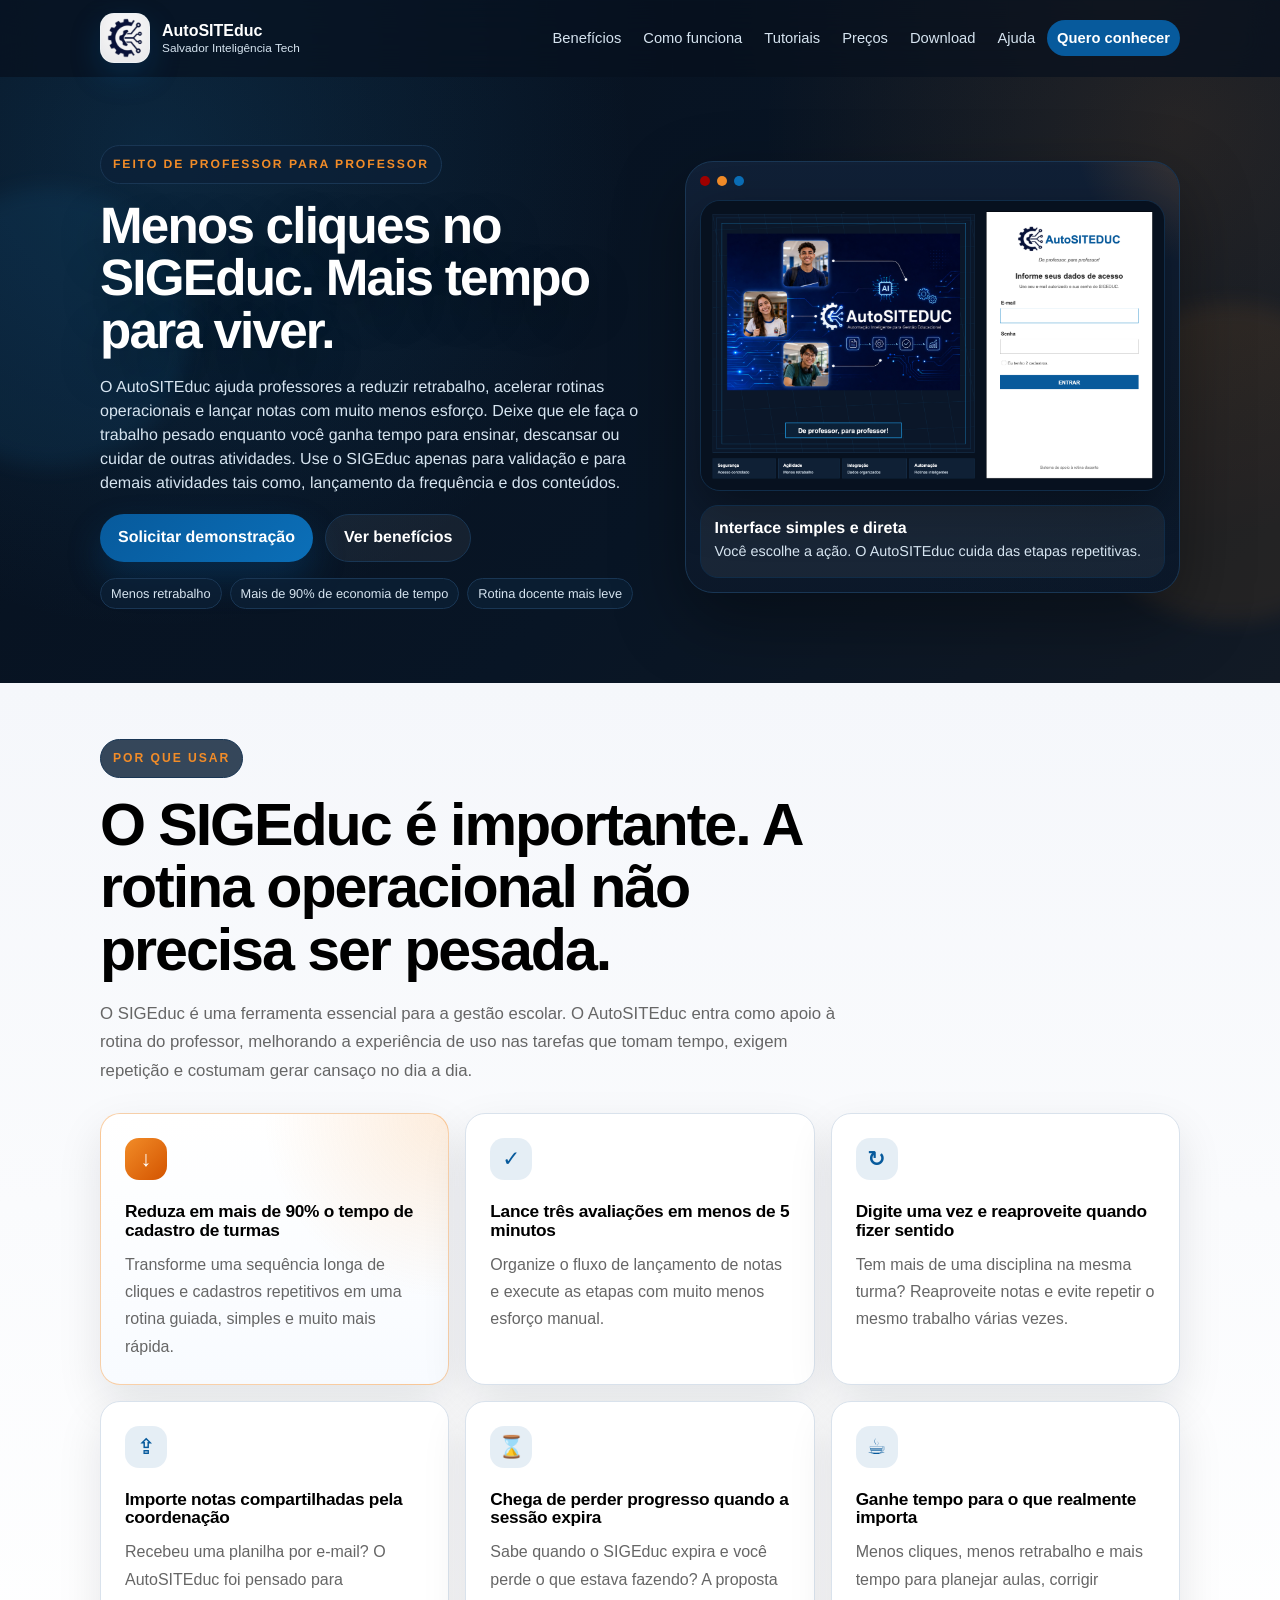
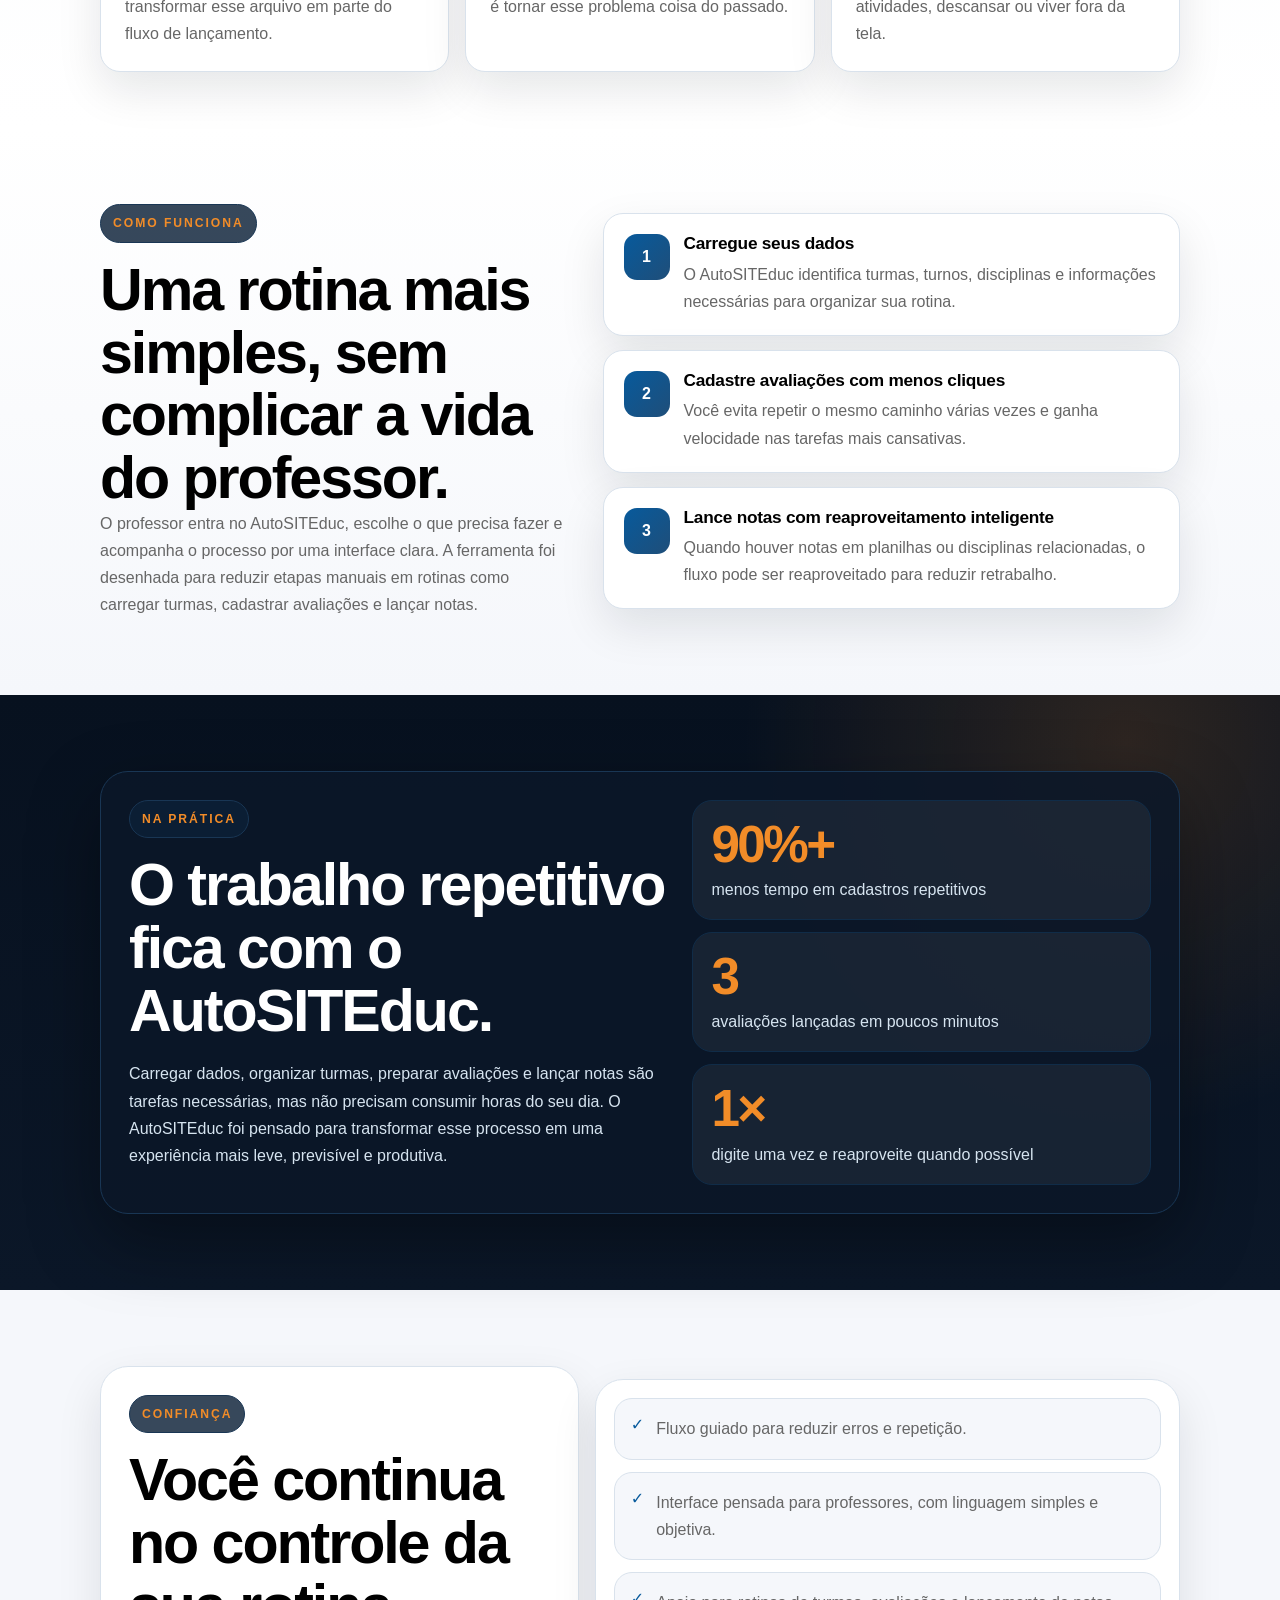
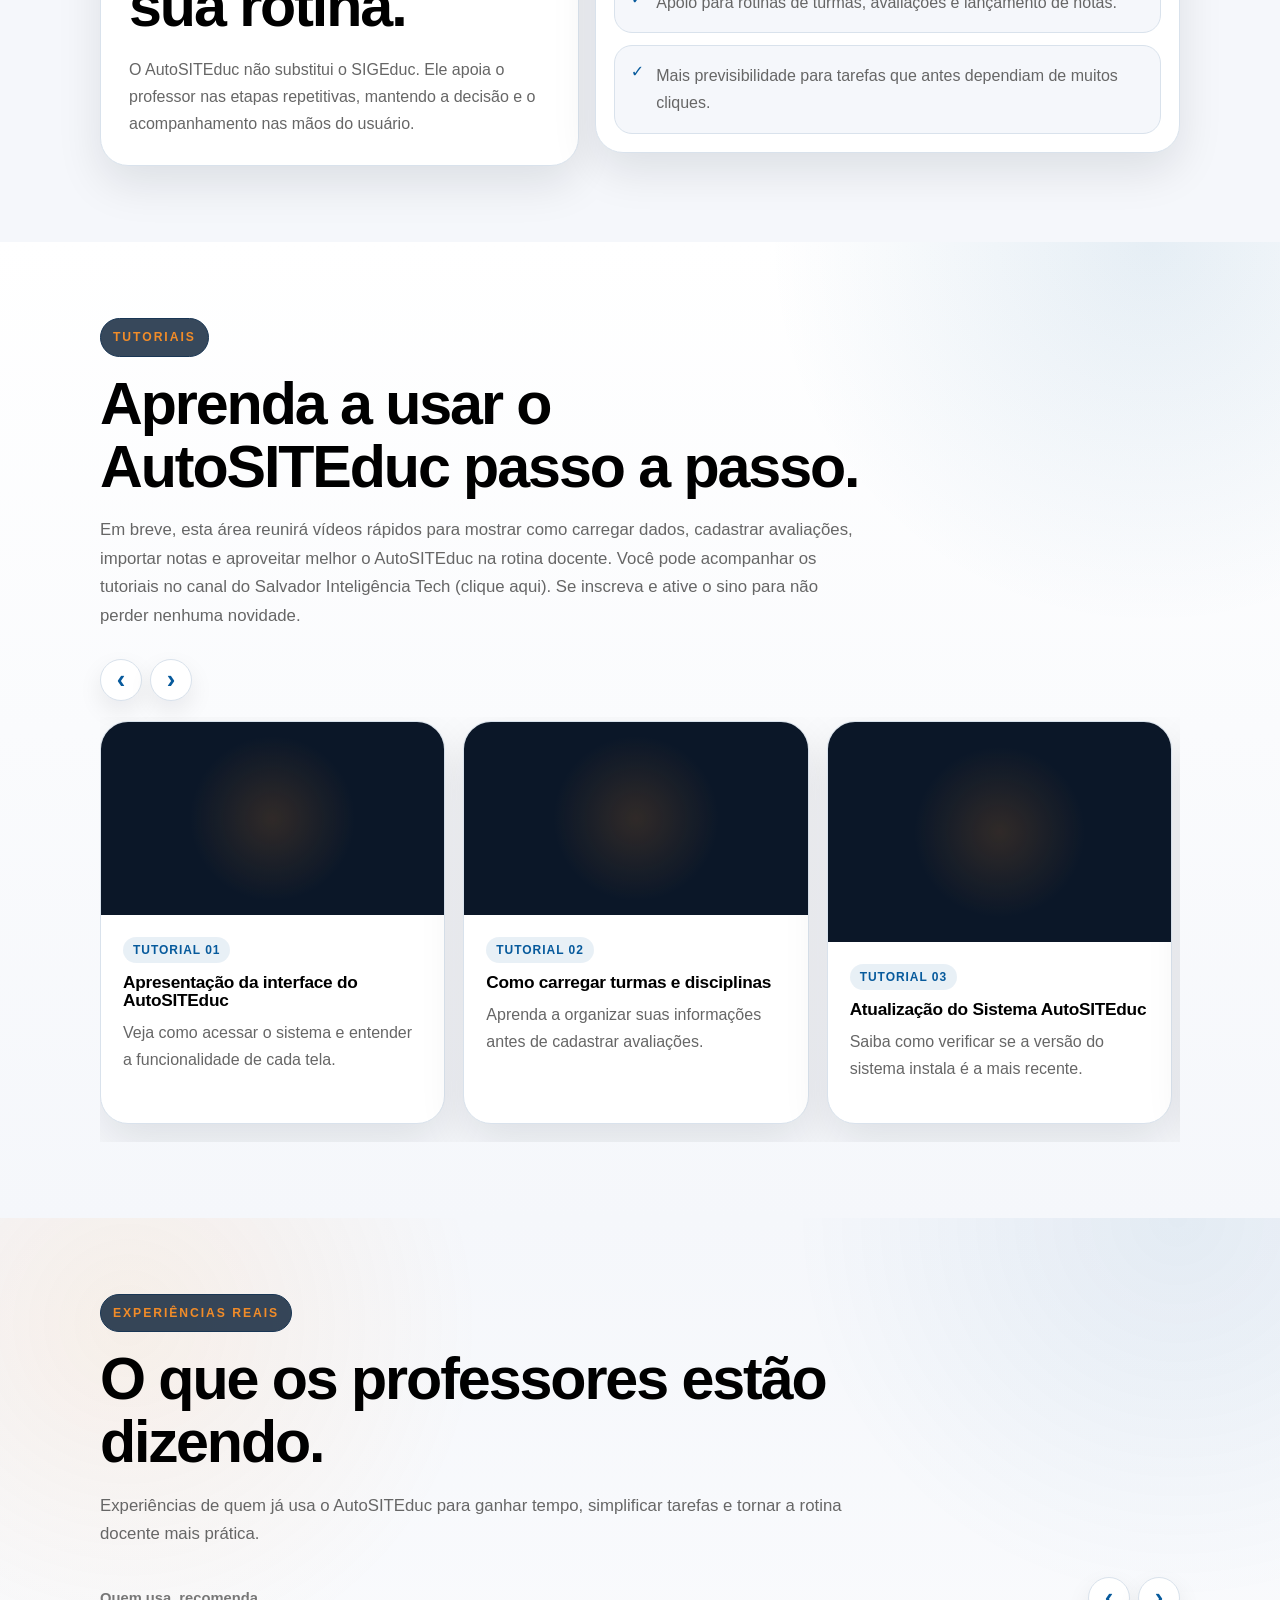
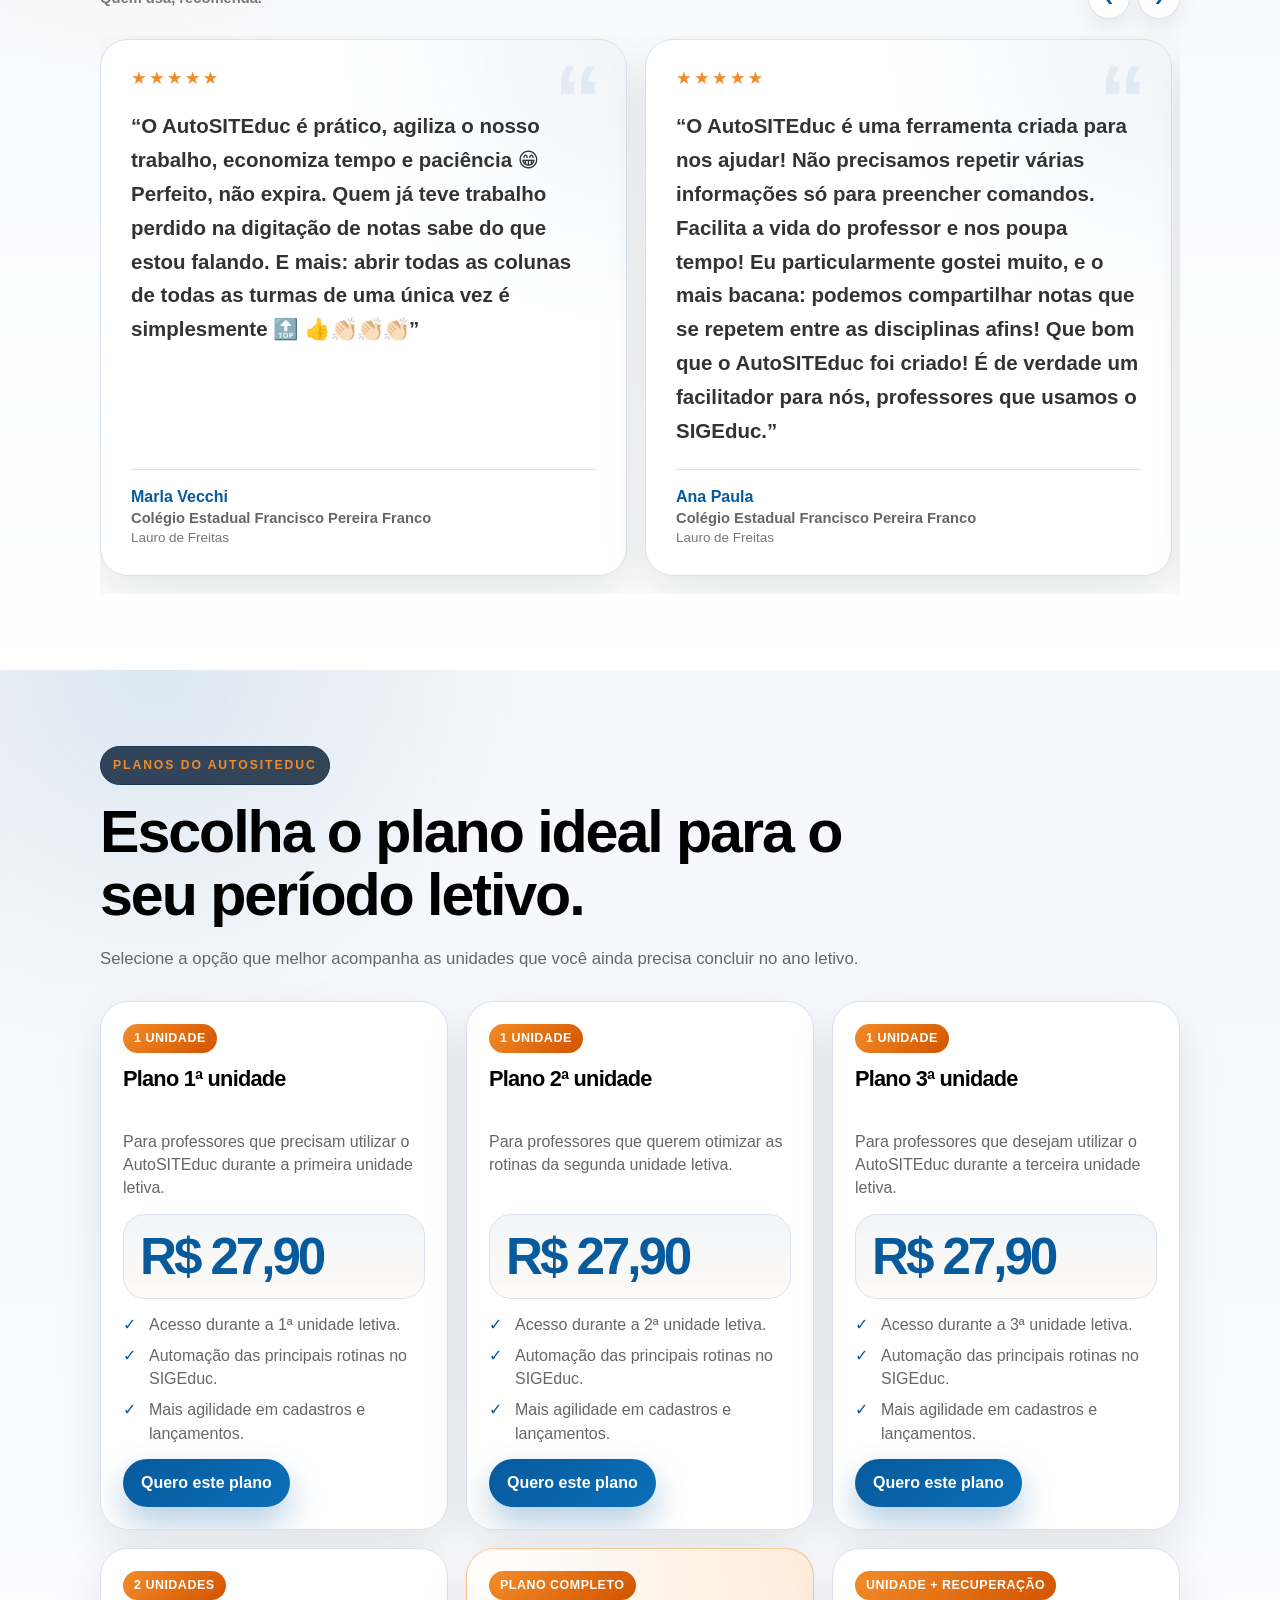
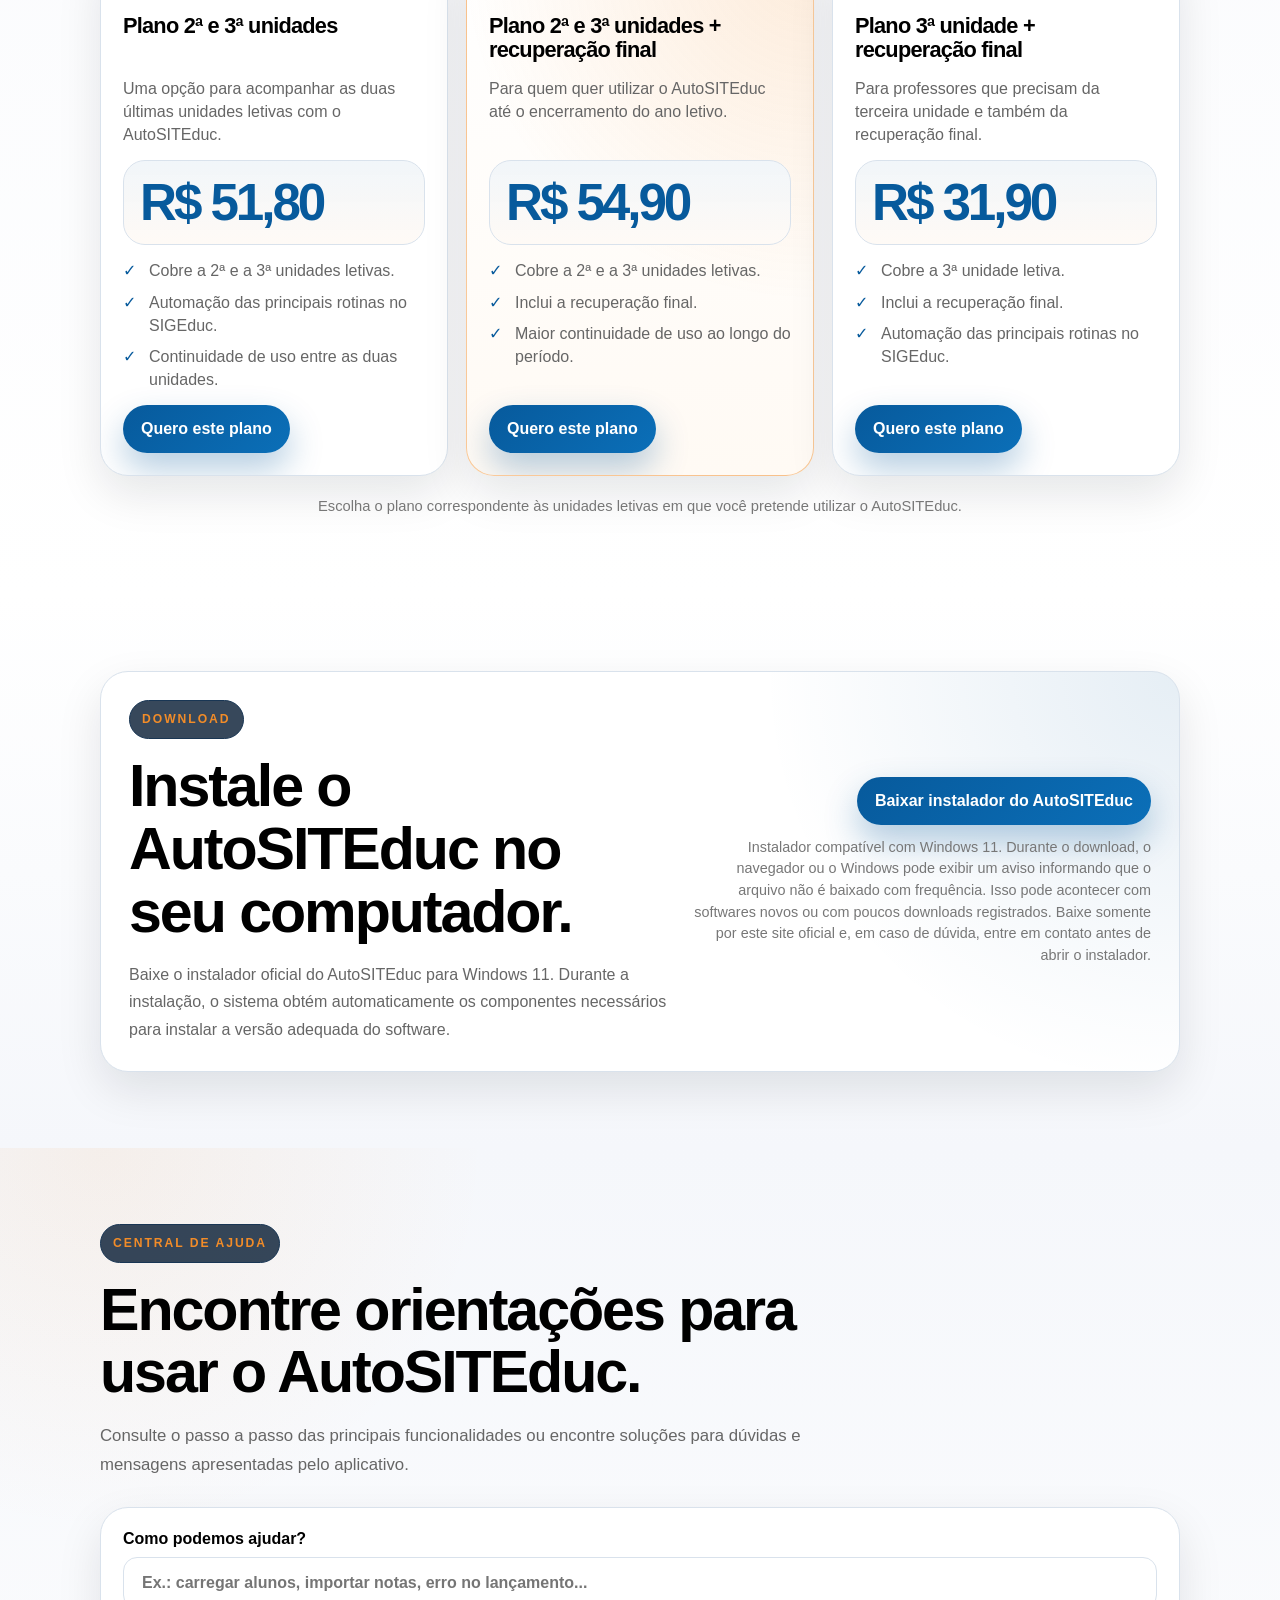
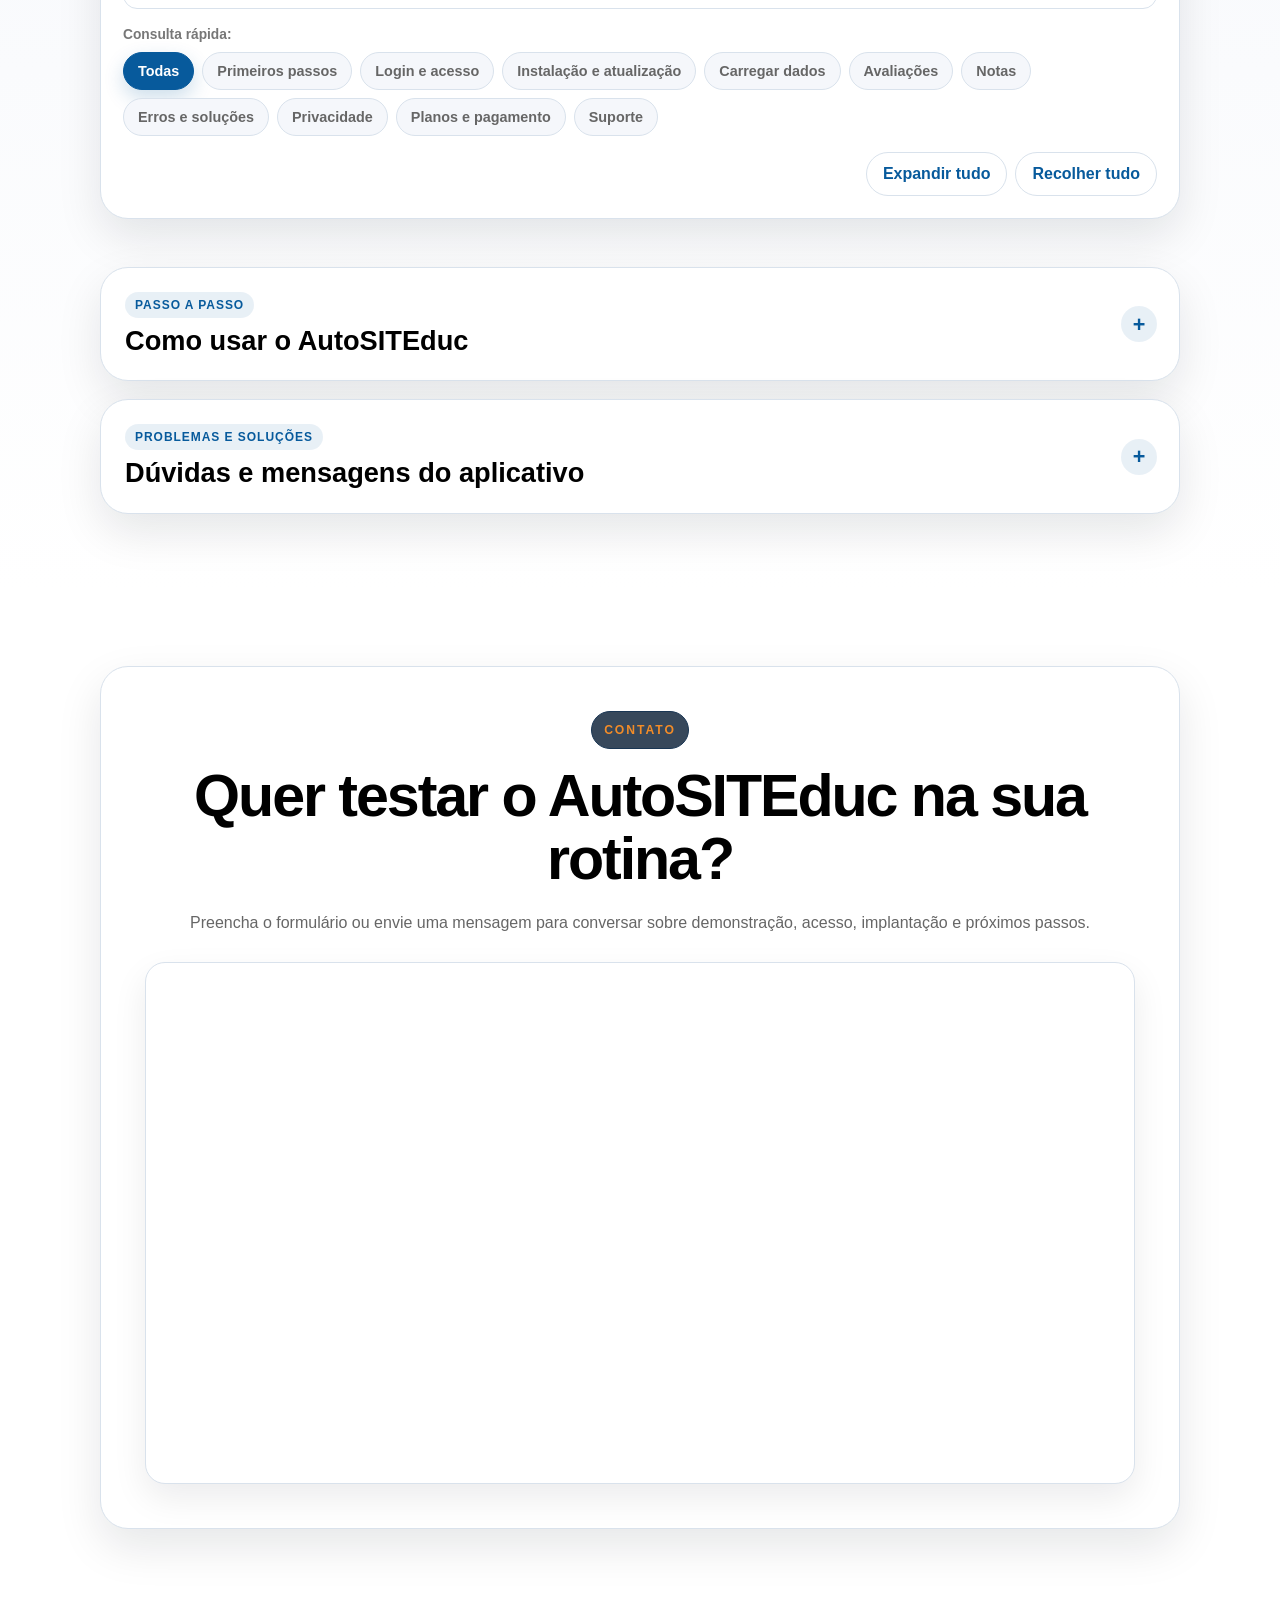
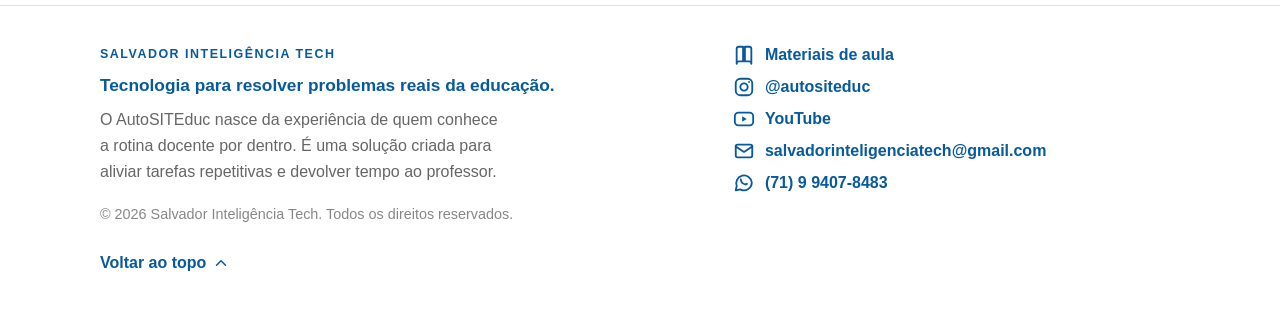
<file: index.html>
<!doctype html>
<html lang="pt-BR">

<head>
  <meta charset="utf-8" />
  <meta name="viewport" content="width=device-width, initial-scale=1" />
  <meta name="theme-color" content="#07111f" />
  <title>AutoSITEduc | Menos cliques no SIGEduc, mais tempo para ensinar</title>
  <meta name="description"
    content="AutoSITEduc é uma ferramenta de apoio à rotina docente que reduz retrabalho, automatiza etapas repetitivas no SIGEduc e ajuda professores a economizar tempo no lançamento de notas." />
  <meta property="og:title" content="AutoSITEduc | Salvador Inteligência Tech" />
  <meta property="og:description"
    content="Menos cliques, menos retrabalho e mais tempo para o professor. Uma solução feita de professor para professor." />
  <meta property="og:type" content="website" />
  <link rel="icon" href="assets/favicon.svg" type="image/svg+xml" />
  <link rel="stylesheet" href="assets/styles.css?v=20260730-hero-layout-fix" />
</head>

<body>
  <a class="skip-link" href="#conteudo">Ir para o conteúdo</a>

  <header class="site-header" data-header>
    <nav class="nav" aria-label="Navegação principal">
      <a class="brand" href="#inicio" aria-label="AutoSITEduc - início">
        <span class="brand-logo-wrap"><img class="brand-logo" src="assets/logo-autositeduc.png"
            alt="AutoSITEduc" /></span>
        <span class="brand-text">
          <strong>AutoSITEduc</strong>
          <small>Salvador Inteligência Tech</small>
        </span>
      </a>

      <button class="nav-toggle" type="button" aria-expanded="false" aria-controls="menu" data-nav-toggle>
        <span></span><span></span><span></span>
        <span class="sr-only">Abrir menu</span>
      </button>

      <div class="nav-menu" id="menu" data-nav-menu>
        <a href="#beneficios">Benefícios</a>
        <a href="#como-funciona">Como funciona</a>
        <a href="#tutoriais">Tutoriais</a>
        <a href="#precos">Preços</a>
        <a href="#download">Download</a>
        <a href="#ajuda">Ajuda</a>
        <a href="#contato" class="nav-cta">Quero conhecer</a>
      </div>
    </nav>
  </header>

  <main id="conteudo">
    <section class="hero" id="inicio">
      <div class="hero-glow hero-glow-one" aria-hidden="true"></div>
      <div class="hero-glow hero-glow-two" aria-hidden="true"></div>

      <div class="container hero-grid">
        <div class="hero-copy reveal">
          <p class="eyebrow">Feito de professor para professor</p>
          <h1 class="hero-title">Menos cliques no SIGEduc. Mais tempo para viver.</h1>
          <p class="hero-lead">
            O AutoSITEduc ajuda professores a reduzir retrabalho, acelerar rotinas operacionais e lançar notas com muito
            menos esforço. Deixe que ele faça o trabalho pesado enquanto você ganha tempo para ensinar, descansar ou
            cuidar de outras atividades. Use o SIGEduc apenas para validação e para demais atividades tais como,
            lançamento
            da frequência e dos conteúdos.
          </p>
          <div class="hero-actions">
            <a class="button button-primary" href="#contato">Solicitar demonstração</a>
            <a class="button button-ghost" href="#beneficios">Ver benefícios</a>
          </div>
          <div class="trust-row" aria-label="Diferenciais principais">
            <span>Menos retrabalho</span>
            <span>Mais de 90% de economia de tempo</span>
            <span>Rotina docente mais leve</span>
          </div>
        </div>

        <div class="app-preview reveal" aria-label="Tela de login do AutoSITEduc">
          <div class="preview-window-bar">
            <span></span><span></span><span></span>
          </div>
          <img src="assets/login-tela.jpg" alt="Tela de login do software AutoSITEduc" />
          <div class="preview-caption">
            <strong>Interface simples e direta</strong>
            <span>Você escolhe a ação. O AutoSITEduc cuida das etapas repetitivas.</span>
          </div>
        </div>
      </div>
    </section>

    <section class="section section-tight benefits-section" id="beneficios">
      <div class="container">
        <div class="section-heading reveal">
          <p class="eyebrow">Por que usar</p>
          <h2>O SIGEduc é importante. A rotina operacional não precisa ser pesada.</h2>
          <p>
            O SIGEduc é uma ferramenta essencial para a gestão escolar. O AutoSITEduc entra como apoio à rotina do
            professor, melhorando a experiência de uso nas tarefas que tomam tempo, exigem repetição e costumam gerar
            cansaço no dia a dia.
          </p>
        </div>

        <div class="benefit-grid">
          <article class="benefit-card benefit-card-highlight reveal">
            <span class="benefit-icon">↓</span>
            <h3>Reduza em mais de 90% o tempo de cadastro de turmas</h3>
            <p>
              Transforme uma sequência longa de cliques e cadastros repetitivos em uma rotina guiada, simples e muito
              mais
              rápida.
            </p>
          </article>

          <article class="benefit-card reveal">
            <span class="benefit-icon">✓</span>
            <h3>Lance três avaliações em menos de 5 minutos</h3>
            <p>
              Organize o fluxo de lançamento de notas e execute as etapas com muito menos esforço manual.
            </p>
          </article>

          <article class="benefit-card reveal">
            <span class="benefit-icon">↻</span>
            <h3>Digite uma vez e reaproveite quando fizer sentido</h3>
            <p>
              Tem mais de uma disciplina na mesma turma? Reaproveite notas e evite repetir o mesmo trabalho várias
              vezes.
            </p>
          </article>

          <article class="benefit-card reveal">
            <span class="benefit-icon">⇪</span>
            <h3>Importe notas compartilhadas pela coordenação</h3>
            <p>
              Recebeu uma planilha por e-mail? O AutoSITEduc foi pensado para transformar esse arquivo em parte do fluxo
              de lançamento.
            </p>
          </article>

          <article class="benefit-card reveal">
            <span class="benefit-icon">⌛</span>
            <h3>Chega de perder progresso quando a sessão expira</h3>
            <p>
              Sabe quando o SIGEduc expira e você perde o que estava fazendo? A proposta é tornar esse problema coisa do
              passado.
            </p>
          </article>

          <article class="benefit-card reveal">
            <span class="benefit-icon">☕</span>
            <h3>Ganhe tempo para o que realmente importa</h3>
            <p>
              Menos cliques, menos retrabalho e mais tempo para planejar aulas, corrigir atividades, descansar ou viver
              fora da tela.
            </p>
          </article>
        </div>
      </div>
    </section>

    <section class="section split-section" id="como-funciona">
      <div class="container split-grid">
        <div class="reveal">
          <p class="eyebrow">Como funciona</p>
          <h2>Uma rotina mais simples, sem complicar a vida do professor.</h2>
          <p>
            O professor entra no AutoSITEduc, escolhe o que precisa fazer e acompanha o processo por uma interface
            clara.
            A ferramenta foi desenhada para reduzir etapas manuais em rotinas como carregar turmas, cadastrar avaliações
            e
            lançar notas.
          </p>
        </div>
        <div class="timeline reveal">
          <div class="timeline-item">
            <span>1</span>
            <div>
              <h3>Carregue seus dados</h3>
              <p>O AutoSITEduc identifica turmas, turnos, disciplinas e informações necessárias para organizar sua
                rotina.</p>
            </div>
          </div>
          <div class="timeline-item">
            <span>2</span>
            <div>
              <h3>Cadastre avaliações com menos cliques</h3>
              <p>Você evita repetir o mesmo caminho várias vezes e ganha velocidade nas tarefas mais cansativas.</p>
            </div>
          </div>
          <div class="timeline-item">
            <span>3</span>
            <div>
              <h3>Lance notas com reaproveitamento inteligente</h3>
              <p>Quando houver notas em planilhas ou disciplinas relacionadas, o fluxo pode ser reaproveitado para
                reduzir retrabalho.</p>
            </div>
          </div>
        </div>
      </div>
    </section>

    <section class="section proof-section">
      <div class="container proof-card reveal">
        <div>
          <p class="eyebrow">Na prática</p>
          <h2>O trabalho repetitivo fica com o AutoSITEduc.</h2>
          <p>
            Carregar dados, organizar turmas, preparar avaliações e lançar notas são tarefas necessárias, mas não
            precisam
            consumir horas do seu dia. O AutoSITEduc foi pensado para transformar esse processo em uma experiência mais
            leve, previsível e produtiva.
          </p>
        </div>
        <div class="proof-metrics" aria-label="Resumo de benefícios">
          <div><strong>90%+</strong><span>menos tempo em cadastros repetitivos</span></div>
          <div><strong>3</strong><span>avaliações lançadas em poucos minutos</span></div>
          <div><strong>1×</strong><span>digite uma vez e reaproveite quando possível</span></div>
        </div>
      </div>
    </section>

    <section class="section security" id="seguranca">
      <div class="container security-grid">
        <div class="security-card reveal">
          <p class="eyebrow">Confiança</p>
          <h2>Você continua no controle da sua rotina.</h2>
          <p>
            O AutoSITEduc não substitui o SIGEduc. Ele apoia o professor nas etapas repetitivas, mantendo a decisão e o
            acompanhamento nas mãos do usuário.
          </p>
        </div>
        <div class="check-list reveal">
          <div><span>✓</span>
            <p>Fluxo guiado para reduzir erros e repetição.</p>
          </div>
          <div><span>✓</span>
            <p>Interface pensada para professores, com linguagem simples e objetiva.</p>
          </div>
          <div><span>✓</span>
            <p>Apoio para rotinas de turmas, avaliações e lançamento de notas.</p>
          </div>
          <div><span>✓</span>
            <p>Mais previsibilidade para tarefas que antes dependiam de muitos cliques.</p>
          </div>
        </div>
      </div>
    </section>

    <section class="section tutorials-section" id="tutoriais">
      <div class="container">
        <div class="section-heading reveal">
          <p class="eyebrow">Tutoriais</p>
          <h2>Aprenda a usar o AutoSITEduc passo a passo.</h2>
          <p>
            Em breve, esta área reunirá vídeos rápidos para mostrar como carregar dados, cadastrar avaliações, importar
            notas e aproveitar melhor o AutoSITEduc na rotina docente. Você pode acompanhar os tutoriais no canal do <a
              href="https://youtube.com/playlist?list=PLCahx-cNMJjI&si=I9klFUImLLThUMnD">
              Salvador Inteligência Tech (clique aqui)</a>. Se inscreva e ative o sino para não perder nenhuma novidade.
          </p>
        </div>

        <div class="tutorial-carousel reveal" aria-label="Carrossel de vídeos tutoriais">
          <div class="tutorial-carousel-head">
            <!-- <span>Vídeos tutoriais em breve</span> -->
            <div class="tutorial-controls" aria-label="Controles do carrossel de tutoriais">
              <button type="button" class="tutorial-control" data-tutorial-prev aria-label="Vídeo anterior">‹</button>
              <button type="button" class="tutorial-control" data-tutorial-next aria-label="Próximo vídeo">›</button>
            </div>
          </div>

          <div class="tutorial-track" data-tutorial-track>
            <article class="tutorial-card">
              <div class="video-frame">
                <iframe width="560" height="315" src="https://www.youtube.com/embed/MTvOZX81EJs?si=ZhfHqTO9qQbUM1sv"
                  title="YouTube video player" frameborder="0"
                  allow="accelerometer; autoplay; clipboard-write; encrypted-media; gyroscope; picture-in-picture; web-share"
                  referrerpolicy="strict-origin-when-cross-origin" allowfullscreen></iframe>
              </div>
              <div class="tutorial-content">
                <span>Tutorial 01</span>
                <h3>Apresentação da interface do AutoSITEduc</h3>
                <p>Veja como acessar o sistema e entender a funcionalidade de cada tela.</p>
              </div>
            </article>

            <article class="tutorial-card">
              <div class="video-frame">
                <iframe width="560" height="315" src="https://www.youtube.com/embed/M6dfP2tDxaE?si=ImlTOxocQU8SEERa"
                  title="YouTube video player" frameborder="0"
                  allow="accelerometer; autoplay; clipboard-write; encrypted-media; gyroscope; picture-in-picture; web-share"
                  allowfullscreen></iframe>
              </div>

              <div class="tutorial-content">
                <span>Tutorial 02</span>
                <h3>Como carregar turmas e disciplinas</h3>
                <p>Aprenda a organizar suas informações antes de cadastrar avaliações.</p>
              </div>
            </article>

            <article class="tutorial-card">
              <div class="video-frame video-coming-soon">
                <iframe width="560" height="315" src="https://www.youtube.com/embed/Om00sab73MM?si=Lpj5up9HGSR-aSTA"
                  title="YouTube video player" frameborder="0"
                  allow="accelerometer; autoplay; clipboard-write; encrypted-media; gyroscope; picture-in-picture; web-share"
                  referrerpolicy="strict-origin-when-cross-origin" allowfullscreen></iframe>
              </div>
              <div class="tutorial-content">
                <span>Tutorial 03</span>
                <h3>Atualização do Sistema AutoSITEduc</h3>
                <p>Saiba como verificar se a versão do sistema instala é a mais recente.</p>
              </div>
            </article>

            <article class="tutorial-card">
              <div class="video-frame video-coming-soon">
                <span>Em breve</span>
              </div>
              <div class="tutorial-content">
                <span>Tutorial 04S</span>
                <h3>Como lançar notas com menos retrabalho</h3>
                <p>Veja como usar o fluxo de lançamento para economizar tempo.</p>
              </div>
            </article>




          </div>
        </div>
      </div>
    </section>

    <section class="section testimonials-section" id="depoimentos">
      <div class="container">
        <div class="section-heading reveal">
          <p class="eyebrow">Experiências reais</p>
          <h2>O que os professores estão dizendo.</h2>
          <p>
            Experiências de quem já usa o AutoSITEduc para ganhar tempo, simplificar tarefas e tornar a rotina docente
            mais prática.
          </p>
        </div>

        <div class="testimonials-carousel reveal" aria-label="Carrossel de depoimentos de professores">
          <div class="testimonials-carousel-head">
            <span>Quem usa, recomenda.</span>

            <div class="testimonials-controls" aria-label="Controles do carrossel de depoimentos">
              <button type="button" class="testimonials-control" data-testimonial-prev
                aria-label="Depoimento anterior">‹</button>
              <button type="button" class="testimonials-control" data-testimonial-next
                aria-label="Próximo depoimento">›</button>
            </div>
          </div>

          <div class="testimonials-track" data-testimonial-track>
            <article class="testimonial-card">
              <div class="testimonial-stars" aria-label="Avaliação de 5 estrelas">
                <span aria-hidden="true">★★★★★</span>
              </div>

              <blockquote>
                “O AutoSITEduc é prático, agiliza o nosso trabalho, economiza tempo e paciência 😁 Perfeito, não expira.
                Quem já teve trabalho perdido na digitação de notas sabe do que estou falando. E mais: abrir todas as
                colunas de todas as turmas de uma única vez é simplesmente 🔝 👍👏🏻👏🏻👏🏻”
              </blockquote>

              <div class="testimonial-author">
                <strong>Marla Vecchi</strong>
                <span>Colégio Estadual Francisco Pereira Franco</span>
                <small>Lauro de Freitas</small>
              </div>
            </article>

            <article class="testimonial-card">
              <div class="testimonial-stars" aria-label="Avaliação de 5 estrelas">
                <span aria-hidden="true">★★★★★</span>
              </div>

              <blockquote>
                “O AutoSITEduc é uma ferramenta criada para nos ajudar! Não precisamos repetir várias informações só
                para preencher comandos. Facilita a vida do professor e nos poupa tempo! Eu particularmente gostei
                muito, e o mais bacana: podemos compartilhar notas que se repetem entre as disciplinas afins! Que bom
                que o AutoSITEduc foi criado! É de verdade um facilitador para nós, professores que usamos o SIGEduc.”
              </blockquote>

              <div class="testimonial-author">
                <strong>Ana Paula</strong>
                <span>Colégio Estadual Francisco Pereira Franco</span>
                <small>Lauro de Freitas</small>
              </div>
            </article>

            <article class="testimonial-card">
              <div class="testimonial-stars" aria-label="Avaliação de 5 estrelas">
                <span aria-hidden="true">★★★★★</span>
              </div>

              <blockquote>
                “Economia de tempo, praticidade, agilidade, satisfação em trabalhar com esse programa.”
              </blockquote>

              <div class="testimonial-author">
                <strong>Gizele Itaparica</strong>
                <span>Colégio Estadual Francisco Pereira Franco</span>
                <small>Lauro de Freitas</small>
              </div>
            </article>

            <article class="testimonial-card">
              <div class="testimonial-stars" aria-label="Avaliação de 5 estrelas">
                <span aria-hidden="true">★★★★★</span>
              </div>

              <blockquote>
                “Quem me conhece sabe que gosto de praticidade e o sistema é justamente assim: prático. Está mais do que
                aprovado.”
              </blockquote>

              <div class="testimonial-author">
                <strong>Anaíse Paim</strong>
                <span>Colégio Estadual Francisco Pereira Franco</span>
                <small>Lauro de Freitas</small>
              </div>
            </article>
          </div>
        </div>
      </div>
    </section>

    <section class="section pricing-section" id="precos">
      <div class="container">
        <div class="section-heading reveal">
          <p class="eyebrow">Planos do AutoSITEduc</p>
          <h2>Escolha o plano ideal para o seu período letivo.</h2>
          <p>
            Selecione a opção que melhor acompanha as unidades que você ainda precisa concluir no ano letivo.
          </p>
        </div>

        <div class="launch-countdown reveal" data-launch-countdown data-deadline="2026-07-22T23:59:59-03:00" hidden>
          <div class="launch-countdown-content">
            <p class="launch-countdown-eyebrow">Oferta por tempo limitado</p>
            <h3>Aproveite os preços promocionais antes da atualização.</h3>
            <p>
              Garanta seu acesso ao AutoSITEduc pelo valor de lançamento. Quando o prazo terminar, os planos poderão
              receber novos preços.
            </p>
          </div>

          <div class="launch-countdown-clock" aria-label="Tempo restante da promoção">
            <div class="launch-countdown-unit">
              <strong data-countdown-days>00</strong>
              <span>dias</span>
            </div>
            <div class="launch-countdown-unit">
              <strong data-countdown-hours>00</strong>
              <span>horas</span>
            </div>
            <div class="launch-countdown-unit">
              <strong data-countdown-minutes>00</strong>
              <span>minutos</span>
            </div>
            <div class="launch-countdown-unit">
              <strong data-countdown-seconds>00</strong>
              <span>segundos</span>
            </div>
          </div>

          <p class="launch-countdown-status" data-countdown-status aria-live="polite">
            Calculando o tempo restante da promoção...
          </p>

          <a class="button button-primary launch-countdown-action" href="#contato">
            Quero aproveitar o preço promocional
          </a>
        </div>

        <div class="pricing-restricted-message" data-pricing-restricted-message hidden>
          <strong>Preços temporariamente indisponíveis</strong>
          <p>
            Os valores e as opções de contratação voltarão a ser exibidos após as 17:30 deste sábado,
            no horário de Salvador, Bahia.
          </p>
        </div>

        <div class="pricing-grid" data-pricing-grid>
          <article class="pricing-card reveal" data-pricing-card data-price-change="2026-07-23T00:00:00-03:00">
            <div class="pricing-badge">1 unidade</div>
            <h3>Plano 1ª unidade</h3>
            <p class="pricing-description">
              Para professores que precisam utilizar o AutoSITEduc durante a primeira unidade letiva.
            </p>

            <div class="price-block">
              <strong>R$ 27,90</strong>
            </div>

            <ul class="pricing-list">
              <li>Acesso durante a 1ª unidade letiva.</li>
              <li>Automação das principais rotinas no SIGEduc.</li>
              <li>Mais agilidade em cadastros e lançamentos.</li>
            </ul>

            <a class="button button-primary" href="#contato">Quero este plano</a>
          </article>

          <article class="pricing-card reveal" data-pricing-card data-price-change="2026-07-23T00:00:00-03:00">
            <div class="pricing-badge">1 unidade</div>
            <h3>Plano 2ª unidade</h3>
            <p class="pricing-description">
              Para professores que querem otimizar as rotinas da segunda unidade letiva.
            </p>

            <div class="price-block">
              <strong>R$ 27,90</strong>
            </div>

            <ul class="pricing-list">
              <li>Acesso durante a 2ª unidade letiva.</li>
              <li>Automação das principais rotinas no SIGEduc.</li>
              <li>Mais agilidade em cadastros e lançamentos.</li>
            </ul>

            <a class="button button-primary" href="#contato">Quero este plano</a>
          </article>

          <article class="pricing-card reveal" data-pricing-card data-price-change="2026-07-23T00:00:00-03:00">
            <div class="pricing-badge">1 unidade</div>
            <h3>Plano 3ª unidade</h3>
            <p class="pricing-description">
              Para professores que desejam utilizar o AutoSITEduc durante a terceira unidade letiva.
            </p>

            <div class="price-block">
              <strong>R$ 27,90</strong>
            </div>

            <ul class="pricing-list">
              <li>Acesso durante a 3ª unidade letiva.</li>
              <li>Automação das principais rotinas no SIGEduc.</li>
              <li>Mais agilidade em cadastros e lançamentos.</li>
            </ul>

            <a class="button button-primary" href="#contato">Quero este plano</a>
          </article>

          <article class="pricing-card reveal" data-pricing-card data-price-change="2026-07-23T00:00:00-03:00">
            <div class="pricing-badge">2 unidades</div>
            <h3>Plano 2ª e 3ª unidades</h3>
            <p class="pricing-description">
              Uma opção para acompanhar as duas últimas unidades letivas com o AutoSITEduc.
            </p>

            <div class="price-block">
              <strong>R$ 51,80</strong>
            </div>

            <ul class="pricing-list">
              <li>Cobre a 2ª e a 3ª unidades letivas.</li>
              <li>Automação das principais rotinas no SIGEduc.</li>
              <li>Continuidade de uso entre as duas unidades.</li>
            </ul>

            <a class="button button-primary" href="#contato">Quero este plano</a>
          </article>

          <article class="pricing-card pricing-card-featured reveal" data-pricing-card
            data-price-change="2026-07-23T00:00:00-03:00">
            <div class="pricing-badge">Plano completo</div>
            <h3>Plano 2ª e 3ª unidades + recuperação final</h3>
            <p class="pricing-description">
              Para quem quer utilizar o AutoSITEduc até o encerramento do ano letivo.
            </p>

            <div class="price-block">
              <strong>R$ 54,90</strong>
            </div>

            <ul class="pricing-list">
              <li>Cobre a 2ª e a 3ª unidades letivas.</li>
              <li>Inclui a recuperação final.</li>
              <li>Maior continuidade de uso ao longo do período.</li>
            </ul>

            <a class="button button-primary" href="#contato">Quero este plano</a>
          </article>

          <article class="pricing-card reveal" data-pricing-card data-price-change="2026-07-23T00:00:00-03:00">
            <div class="pricing-badge">Unidade + recuperação</div>
            <h3>Plano 3ª unidade + recuperação final</h3>
            <p class="pricing-description">
              Para professores que precisam da terceira unidade e também da recuperação final.
            </p>

            <div class="price-block">
              <strong>R$ 31,90</strong>
            </div>

            <ul class="pricing-list">
              <li>Cobre a 3ª unidade letiva.</li>
              <li>Inclui a recuperação final.</li>
              <li>Automação das principais rotinas no SIGEduc.</li>
            </ul>

            <a class="button button-primary" href="#contato">Quero este plano</a>
          </article>
        </div>

        <p class="pricing-note reveal" data-pricing-note>
          Escolha o plano correspondente às unidades letivas em que você pretende utilizar o AutoSITEduc.
        </p>
      </div>
    </section>

    <section class="section download-section" id="download">
      <div class="container download-card reveal">
        <div>
          <p class="eyebrow">Download</p>

          <h2>Instale o AutoSITEduc no seu computador.</h2>

          <p>
            Baixe o instalador oficial do AutoSITEduc para Windows 11.
            Durante a instalação, o sistema obtém automaticamente os
            componentes necessários para instalar a versão adequada do software.
          </p>
        </div>

        <div class="download-actions">
          <a class="button button-primary" href="assets/downloads/AutoSITEduc_Installer.exe" download>
            Baixar instalador do AutoSITEduc
          </a>

          <span class="download-note">
            Instalador compatível com Windows 11. Durante o download, o navegador
            ou o Windows pode exibir um aviso informando que o arquivo não é
            baixado com frequência. Isso pode acontecer com softwares novos ou
            com poucos downloads registrados. Baixe somente por este site oficial
            e, em caso de dúvida, entre em contato antes de abrir o instalador.
          </span>
        </div>
      </div>
    </section>

    <section class="section help-section" id="ajuda">
      <div class="container">
        <div class="section-heading reveal">
          <p class="eyebrow">Central de Ajuda</p>
          <h2>Encontre orientações para usar o AutoSITEduc.</h2>
          <p>
            Consulte o passo a passo das principais funcionalidades ou encontre
            soluções para dúvidas e mensagens apresentadas pelo aplicativo.
          </p>
        </div>

        <div class="help-tools reveal">
          <label class="help-search" for="help-search">
            <span>Como podemos ajudar?</span>
            <input id="help-search" type="search"
              placeholder="Ex.: carregar alunos, importar notas, erro no lançamento..." autocomplete="off"
              data-help-search />
          </label>

          <div class="help-quick-filters" aria-label="Consultas rápidas">
            <span class="help-quick-filters-label">Consulta rápida:</span>

            <div class="help-filter-list" data-help-filter-list>
              <button type="button" class="help-filter is-active" data-help-filter="all" aria-pressed="true">
                Todas
              </button>

              <button type="button" class="help-filter" data-help-filter="primeiros-passos" aria-pressed="false">
                Primeiros passos
              </button>

              <button type="button" class="help-filter" data-help-filter="login" aria-pressed="false">
                Login e acesso
              </button>

              <button type="button" class="help-filter" data-help-filter="instalacao" aria-pressed="false">
                Instalação e atualização
              </button>

              <button type="button" class="help-filter" data-help-filter="carregar-dados" aria-pressed="false">
                Carregar dados
              </button>

              <button type="button" class="help-filter" data-help-filter="avaliacoes" aria-pressed="false">
                Avaliações
              </button>

              <button type="button" class="help-filter" data-help-filter="notas" aria-pressed="false">
                Notas
              </button>

              <button type="button" class="help-filter" data-help-filter="erros" aria-pressed="false">
                Erros e soluções
              </button>

              <button type="button" class="help-filter" data-help-filter="privacidade" aria-pressed="false">
                Privacidade
              </button>

              <button type="button" class="help-filter" data-help-filter="planos" aria-pressed="false">
                Planos e pagamento
              </button>

              <button type="button" class="help-filter" data-help-filter="suporte" aria-pressed="false">
                Suporte
              </button>
            </div>
          </div>

          <div class="help-actions" aria-label="Controles da Central de Ajuda">
            <button type="button" class="help-action" data-help-expand>
              Expandir tudo
            </button>
            <button type="button" class="help-action" data-help-collapse>
              Recolher tudo
            </button>
          </div>
        </div>

        <p class="help-search-status" data-help-search-status aria-live="polite"></p>

        <div class="help-groups" data-help-groups>
          <details class="help-group reveal">
            <summary>
              <span class="help-group-title">
                <span class="help-group-label">Passo a passo</span>
                <strong>Como usar o AutoSITEduc</strong>
              </span>
            </summary>

            <div class="help-group-content">
              <details class="help-item" id="ajuda-instalar-autositeduc" data-help-item
                data-help-categories="primeiros-passos instalacao"
                data-search="instalar instalação download baixar autositeduc site link windows instalador">
                <summary>Como instalar o AutoSITEduc?</summary>

                <div class="help-answer">
                  <p>
                    O instalador do AutoSITEduc está disponível na seção
                    <strong>Download</strong> do site.
                  </p>

                  <ol>
                    <li>
                      Acesse a seção <a href="#download"><strong>Download</strong></a>.
                    </li>
                    <li>
                      Clique no botão de download do AutoSITEduc.
                    </li>
                    <li>
                      Aguarde o término do download.
                    </li>
                    <li>
                      Abra o arquivo de instalação.
                    </li>
                    <li>
                      Siga as instruções apresentadas pelo instalador.
                    </li>
                    <li>
                      Após a instalação, abra o AutoSITEduc pelo atalho criado
                      no computador.
                    </li>
                  </ol>

                  <section class="help-message help-message-info">
                    <h4>Use sempre o instalador disponível no site</h4>
                    <p>
                      A página de download é atualizada para disponibilizar a versão
                      indicada para instalação.
                    </p>
                  </section>
                </div>
              </details>

              <details class="help-item" id="ajuda-sistemas-operacionais" data-help-item
                data-help-categories="primeiros-passos instalacao"
                data-search="sistema operacional windows 11 compatibilidade mac linux versões windows">
                <summary>Em quais sistemas operacionais o AutoSITEduc funciona?</summary>

                <div class="help-answer">
                  <p>
                    Atualmente, o AutoSITEduc é disponibilizado e testado para
                    <strong>Windows 11</strong>.
                  </p>

                  <section class="help-message help-message-warning">
                    <h4>Outras versões e sistemas</h4>
                    <p>
                      O funcionamento em outras versões do Windows não foi validado.
                      Também não há, no momento, versão oficial para macOS ou Linux.
                    </p>
                  </section>
                </div>
              </details>

              <details class="help-item" id="ajuda-atualizar-sem-desinstalar" data-help-item
                data-help-categories="instalacao"
                data-search="atualizar nova versão desinstalar versão anterior reinstalar instalador atualização">
                <summary>Preciso desinstalar a versão atual antes de instalar uma nova versão?</summary>

                <div class="help-answer">
                  <p>
                    <strong>Não.</strong> Você pode instalar a nova versão do
                    AutoSITEduc sem desinstalar a versão anterior.
                  </p>

                  <section class="help-message help-message-info">
                    <h4>Como atualizar</h4>
                    <ol>
                      <li>Feche o AutoSITEduc.</li>
                      <li>Abra o instalador da nova versão.</li>
                      <li>Siga normalmente as etapas de instalação.</li>
                      <li>Abra o AutoSITEduc após a conclusão.</li>
                    </ol>
                  </section>

                  <section class="help-message help-message-warning">
                    <h4>Antes de iniciar</h4>
                    <p>
                      Aguarde a conclusão de qualquer operação em andamento e
                      certifique-se de que o AutoSITEduc esteja completamente fechado.
                    </p>
                  </section>
                </div>
              </details>

              <details class="help-item" id="ajuda-verificar-versao-atualizada" data-help-item
                data-help-categories="primeiros-passos instalacao"
                data-search="versão atualizada atualização disponível sistema atualizado versão desatualizada baixar atualização download nova versão tela login">
                <summary>Como saber se estou usando a versão mais recente do AutoSITEduc?</summary>

                <div class="help-answer">
                  <p>
                    Ao iniciar o AutoSITEduc, o aplicativo verifica automaticamente
                    se existe uma versão mais recente disponível.
                  </p>

                  <section class="help-message help-message-success">
                    <h4>Quando o aplicativo está atualizado</h4>
                    <p>
                      Na tela de login, abaixo do botão <strong>Entrar</strong>,
                      será exibida a mensagem <strong>“Sistema atualizado.”</strong>
                    </p>
                  </section>

                  <section class="help-message help-message-warning">
                    <h4>Quando existe uma nova versão</h4>
                    <p>
                      Uma janela será aberta informando que a versão instalada está
                      desatualizada. Clique em <strong>Baixar atualização</strong>
                      para fazer o download do instalador da versão mais recente.
                    </p>
                  </section>

                  <p>
                    Antes de instalar a atualização, feche o AutoSITEduc e aguarde
                    a conclusão de qualquer operação que esteja em andamento.
                  </p>
                </div>
              </details>

              <details class="help-item" id="ajuda-antivirus-instalacao" data-help-item
                data-help-categories="instalacao erros"
                data-search="antivírus antivirus bloqueou instalação pausar proteção instalador falso positivo segurança">
                <summary>Meu antivírus não está permitindo a instalação. O que devo fazer?</summary>

                <div class="help-answer">
                  <p>
                    Alguns antivírus podem bloquear preventivamente programas novos
                    ou ainda pouco conhecidos.
                  </p>

                  <section class="help-message help-message-danger">
                    <h4>Confirme a origem do instalador</h4>
                    <p>
                      Antes de prosseguir, confirme que o arquivo foi baixado
                      diretamente da seção oficial de Download do AutoSITEduc.
                      Não execute instaladores recebidos de fontes desconhecidas.
                    </p>
                  </section>

                  <section class="help-message help-message-info">
                    <h4>Como proceder</h4>
                    <ol>
                      <li>Confirme que o instalador foi baixado do site oficial.</li>
                      <li>Salve seus trabalhos e feche os demais programas.</li>
                      <li>Pause temporariamente a proteção do antivírus.</li>
                      <li>Execute o instalador e conclua a instalação.</li>
                      <li>Reative o antivírus imediatamente após a instalação.</li>
                    </ol>
                  </section>

                  <section class="help-message help-message-warning">
                    <h4>A pausa deve ser temporária</h4>
                    <p>
                      Enquanto o antivírus estiver pausado, não navegue na internet,
                      não abra outros arquivos e não faça novos downloads.
                    </p>
                  </section>

                  <p>
                    Esse tipo de bloqueio tende a diminuir quando o aplicativo possui
                    maior reputação de downloads ou passa a ser distribuído por uma
                    loja oficial, como a Microsoft Store.
                  </p>
                </div>
              </details>

              <details class="help-item" id="ajuda-alerta-download" data-help-item
                data-help-categories="instalacao erros"
                data-search="download incompleto alerta navegador windows bloqueou arquivo segurança manter download">
                <summary>Por que o computador exibiu um alerta e não concluiu o download?</summary>

                <div class="help-answer">
                  <p>
                    Esse alerta pode aparecer porque o AutoSITEduc é um software
                    relativamente novo e ainda possui poucos registros de download
                    nos mecanismos de reputação do navegador ou do Windows.
                  </p>

                  <section class="help-message help-message-warning">
                    <h4>Verifique a origem do arquivo</h4>
                    <p>
                      Continue somente se o download tiver sido iniciado pela seção
                      oficial de Download do AutoSITEduc.
                    </p>
                  </section>

                  <section class="help-message help-message-info">
                    <h4>Como proceder</h4>
                    <ol>
                      <li>Abra a área de downloads do navegador.</li>
                      <li>Leia os detalhes do alerta apresentado.</li>
                      <li>
                        Confirme que o nome do arquivo corresponde ao instalador
                        do AutoSITEduc.
                      </li>
                      <li>Utilize a opção para manter ou continuar o download.</li>
                    </ol>
                  </section>

                  <section class="help-message help-message-info">
                    <h4>Tutorial em vídeo</h4>
                    <p>O vídeo explicativo será disponibilizado em breve.</p>
                  </section>
                </div>
              </details>

              <details class="help-item" id="ajuda-windows-bloqueia-instalacao" data-help-item
                data-help-categories="instalacao erros"
                data-search="windows bloqueou instalação smartscreen protegeu computador aplicativo desconhecido pouco baixado microsoft store">
                <summary>Por que o Windows pode impedir a instalação do AutoSITEduc?</summary>

                <div class="help-answer">
                  <p>
                    O Windows pode exibir um alerta quando um aplicativo ainda possui
                    poucos downloads, não tem uma reputação consolidada ou não é
                    distribuído pela Microsoft Store.
                  </p>

                  <section class="help-message help-message-warning">
                    <h4>O alerta não confirma uma ameaça</h4>
                    <p>
                      Esse aviso indica que o Windows ainda não possui informações
                      suficientes para reconhecer o aplicativo. Ele não significa,
                      por si só, que o instalador contém algum problema.
                    </p>
                  </section>

                  <section class="help-message help-message-info">
                    <h4>Como proceder</h4>
                    <ol>
                      <li>Confirme que o instalador foi baixado do site oficial.</li>
                      <li>Leia os detalhes apresentados na janela de proteção.</li>
                      <li>
                        Clique em <strong>Mais informações</strong>, caso essa opção
                        seja apresentada.
                      </li>
                      <li>
                        Depois de confirmar o nome do aplicativo, utilize a opção
                        <strong>Executar assim mesmo</strong>.
                      </li>
                    </ol>
                  </section>

                  <section class="help-message help-message-info">
                    <h4>Tutorial em vídeo</h4>
                    <p>O vídeo explicativo será disponibilizado em breve.</p>
                  </section>

                  <p>
                    A distribuição futura pela Microsoft Store poderá reduzir ou
                    eliminar esse tipo de alerta.
                  </p>
                </div>
              </details>

              <details class="help-item" id="ajuda-primeiro-acesso" data-help-item
                data-help-categories="primeiros-passos carregar-dados"
                data-search="primeiro acesso computador novo carregar dados professor turmas alunos avaliações sincronizar atualização correção">
                <summary>Qual é o primeiro passo ao acessar o AutoSITEduc em um computador novo?</summary>

                <div class="help-answer">
                  <p>
                    Ao utilizar o AutoSITEduc pela primeira vez em um computador,
                    acesse a tela <strong>Carregar dados</strong>.
                  </p>

                  <p>Nessa tela, realize os seguintes procedimentos:</p>

                  <ol>
                    <li>carregue os seus dados;</li>
                    <li>carregue os dados das turmas e dos alunos;</li>
                    <li>sincronize as avaliações cadastradas no SIGEduc.</li>
                  </ol>

                  <section class="help-message help-message-info">
                    <h4>Por que esse procedimento é necessário?</h4>
                    <p>
                      Essas informações são utilizadas pelo AutoSITEduc para identificar
                      suas escolas, turnos, turmas, disciplinas, alunos e avaliações.
                    </p>
                  </section>

                  <section class="help-message help-message-warning">
                    <h4>Atualizações do aplicativo</h4>
                    <p>
                      Em algumas atualizações, pode ser necessário carregar novamente
                      uma ou mais dessas informações.
                    </p>
                    <p>
                      Quando isso acontecer, o desenvolvedor informará quais etapas
                      deverão ser repetidas.
                    </p>
                  </section>
                </div>
              </details>

              <details class="help-item" id="ajuda-fazer-login" data-help-item
                data-help-categories="primeiros-passos login"
                data-search="fazer login entrar email e-mail senha sigeduc formulário contato autorizado autorização">
                <summary>Como fazer o login no AutoSITEduc?</summary>

                <div class="help-answer">
                  <p>
                    Para entrar no AutoSITEduc, informe o <strong>e-mail</strong> e a
                    <strong>senha</strong> que você utiliza para acessar o SIGEduc.
                    Depois, clique no botão <strong>Entrar</strong>.
                  </p>

                  <section class="help-message help-message-info">
                    <h4>Use o mesmo e-mail cadastrado</h4>
                    <p>
                      O e-mail informado precisa ser o mesmo utilizado no formulário
                      de contato e cadastrado para acesso ao AutoSITEduc.
                    </p>
                  </section>

                  <section class="help-message help-message-warning">
                    <h4>E-mail diferente do cadastro</h4>
                    <p>
                      Caso seja informado um endereço diferente, o acesso não será
                      autorizado e a seguinte mensagem poderá ser apresentada:
                    </p>
                    <blockquote>Verifique o e-mail digitado.</blockquote>
                  </section>
                </div>
              </details>

              <details class="help-item" id="ajuda-como-funciona" data-help-item data-help-categories="primeiros-passos"
                data-search="como funciona automação simula comportamento humano cliques sigeduc bloqueia tela congela interface operação mensagem êxito falha">
                <summary>Como o AutoSITEduc funciona?</summary>

                <div class="help-answer">
                  <p>
                    O AutoSITEduc é uma automação que executa, dentro do SIGEduc, uma
                    sequência organizada de ações semelhantes às que seriam realizadas
                    manualmente pelo professor.
                  </p>

                  <section class="help-message help-message-info">
                    <h4>Automação de tarefas repetitivas</h4>
                    <p>
                      Ao utilizar uma funcionalidade, o AutoSITEduc acessa as páginas
                      necessárias do SIGEduc, realiza os cliques, preenche os campos e
                      consulta ou envia as informações relacionadas à operação escolhida.
                    </p>
                  </section>

                  <section class="help-message help-message-warning">
                    <h4>Bloqueio temporário da interface</h4>
                    <p>
                      Durante operações de carregamento ou envio de informações, a
                      interface pode ficar temporariamente bloqueada.
                    </p>
                    <p>
                      Esse bloqueio evita que uma nova ação seja iniciada antes que a
                      operação atual seja concluída.
                    </p>
                  </section>

                  <section class="help-message help-message-success">
                    <h4>Mensagem de conclusão</h4>
                    <p>
                      Ao final do procedimento, o AutoSITEduc exibirá uma janela
                      informando se a operação foi concluída com êxito.
                    </p>
                  </section>

                  <section class="help-message help-message-danger">
                    <h4>Mensagem de falha</h4>
                    <p>
                      Caso ocorra algum problema, uma janela apresentará as informações
                      disponíveis sobre a falha.
                    </p>
                  </section>

                  <p>
                    Leia sempre a mensagem exibida ao final da operação. Caso precise
                    de suporte, anote o texto apresentado ou faça uma captura de tela
                    antes de fechar a janela.
                  </p>
                </div>
              </details>

              <details class="help-item" id="ajuda-substitui-sigeduc" data-help-item
                data-help-categories="primeiros-passos"
                data-search="substitui sigeduc frequência conteúdos avaliações notas consultar verificar portal docente">
                <summary>O AutoSITEduc substitui o SIGEduc?</summary>

                <div class="help-answer">
                  <p>
                    <strong>Não.</strong> O AutoSITEduc é uma ferramenta de apoio
                    desenvolvida para facilitar tarefas repetitivas da rotina docente.
                  </p>

                  <section class="help-message help-message-info">
                    <h4>O que o AutoSITEduc auxilia</h4>
                    <ul>
                      <li>carregamento das informações das turmas;</li>
                      <li>cadastro de avaliações;</li>
                      <li>digitação e importação de notas;</li>
                      <li>lançamento de notas no SIGEduc.</li>
                    </ul>
                  </section>

                  <section class="help-message help-message-warning">
                    <h4>O que continua sendo feito no SIGEduc</h4>
                    <p>
                      O lançamento da frequência e o cadastro dos conteúdos continuam
                      sendo realizados diretamente no SIGEduc.
                    </p>
                  </section>

                  <p>
                    O professor também pode continuar acessando o SIGEduc normalmente
                    para consultar informações e confirmar se as operações realizadas
                    pelo AutoSITEduc foram registradas corretamente.
                  </p>
                </div>
              </details>

              <details class="help-item" id="ajuda-precisa-internet" data-help-item
                data-help-categories="primeiros-passos"
                data-search="internet conexão rede wifi plurall escola instável sigeduc online">
                <summary>É necessário ter acesso à internet para usar o AutoSITEduc?</summary>

                <div class="help-answer">
                  <p>
                    <strong>Sim.</strong> Assim como o SIGEduc, o AutoSITEduc precisa
                    de acesso à internet para consultar e enviar informações.
                  </p>

                  <section class="help-message help-message-info">
                    <h4>Utilize uma conexão estável</h4>
                    <p>
                      Uma conexão estável reduz o risco de interrupções durante o
                      carregamento de dados, o cadastro de avaliações e o lançamento
                      de notas.
                    </p>
                  </section>

                  <section class="help-message help-message-warning">
                    <h4>Uso da internet da escola</h4>
                    <p>
                      Caso a rede Plurall apresente lentidão ou dificuldade de acesso
                      ao SIGEduc, experimente utilizar outra conexão disponível, como
                      uma rede Wi-Fi alternativa ou o compartilhamento de internet
                      do celular.
                    </p>
                  </section>
                </div>
              </details>

              <details class="help-item" id="ajuda-mais-de-um-computador" data-help-item
                data-help-categories="primeiros-passos privacidade"
                data-search="mais de um computador vários computadores notebook instalação dados locais sincronização">
                <summary>Posso usar o AutoSITEduc em mais de um computador?</summary>

                <div class="help-answer">
                  <p>
                    <strong>Sim.</strong> O AutoSITEduc pode ser instalado e utilizado
                    em mais de um computador.
                  </p>

                  <section class="help-message help-message-warning">
                    <h4>Os dados são armazenados separadamente</h4>
                    <p>
                      As informações carregadas pelo aplicativo ficam armazenadas
                      localmente em cada computador. Por isso, os dados de uma instalação
                      não são sincronizados automaticamente com outra.
                    </p>
                  </section>

                  <p>
                    Ao utilizar um novo computador, será necessário carregar novamente
                    as informações das turmas e dos alunos.
                  </p>
                </div>
              </details>

              <details class="help-item" id="ajuda-sessao-expira" data-help-item data-help-categories="primeiros-passos"
                data-search="sessão expira tempo limite digitar notas envio notas perder progresso login">
                <summary>A sessão do AutoSITEduc expira?</summary>

                <div class="help-answer">
                  <p>
                    <strong>Não.</strong> A interface do AutoSITEduc não possui um
                    tempo de expiração enquanto você está digitando as notas.
                  </p>

                  <section class="help-message help-message-success">
                    <h4>Digitação sem perda por expiração</h4>
                    <p>
                      Você pode preencher e revisar as notas sem que a tela seja
                      encerrada automaticamente por tempo de inatividade.
                    </p>
                  </section>

                  <section class="help-message help-message-info">
                    <h4>Envio das notas</h4>
                    <p>
                      Durante o envio, o AutoSITEduc controla a interação com o
                      SIGEduc e aguarda a conclusão da operação.
                    </p>
                  </section>

                  <section class="help-message help-message-warning">
                    <h4>Evite fechar o aplicativo</h4>
                    <p>
                      Embora a sessão do AutoSITEduc não expire, não feche o
                      aplicativo nem desligue o computador durante uma operação
                      de envio.
                    </p>
                  </section>
                </div>
              </details>

              <details class="help-item" id="ajuda-senha-cada-operacao" data-help-item
                data-help-categories="login notas"
                data-search="senha todas vezes lançar notas login digitar novamente autenticação sigeduc">
                <summary>Preciso digitar a senha sempre que for lançar notas?</summary>

                <div class="help-answer">
                  <p>
                    <strong>Não.</strong> O e-mail e a senha são informados apenas
                    no momento do login no AutoSITEduc.
                  </p>

                  <section class="help-message help-message-info">
                    <h4>Acesso durante a sessão</h4>
                    <p>
                      Depois que o login é concluído, você pode utilizar as
                      funcionalidades disponíveis sem digitar novamente a senha
                      a cada operação.
                    </p>
                  </section>

                  <section class="help-message help-message-warning">
                    <h4>Novo login</h4>
                    <p>
                      Ao sair do aplicativo ou fechar a janela, será necessário
                      informar novamente as credenciais no próximo acesso.
                    </p>
                  </section>
                </div>
              </details>

              <details class="help-item" id="ajuda-sair-sistema" data-help-item
                data-help-categories="primeiros-passos login"
                data-search="sair sistema fechar janela botão vermelho sair encerrar sessão novo login">
                <summary>Como sair do AutoSITEduc?</summary>

                <div class="help-answer">
                  <p>Você pode encerrar o uso do AutoSITEduc de duas formas:</p>

                  <ul>
                    <li>
                      clicando no botão vermelho <strong>Sair</strong>, localizado
                      no cabeçalho do aplicativo;
                    </li>
                    <li>
                      fechando a janela do AutoSITEduc.
                    </li>
                  </ul>

                  <section class="help-message help-message-info">
                    <h4>Próximo acesso</h4>
                    <p>
                      Depois de sair ou fechar o aplicativo, será necessário fazer
                      login novamente para iniciar uma nova sessão.
                    </p>
                  </section>

                  <section class="help-message help-message-warning">
                    <h4>Não feche durante uma operação</h4>
                    <p>
                      Antes de sair, aguarde a conclusão de qualquer carregamento,
                      cadastro ou envio em andamento.
                    </p>
                  </section>
                </div>
              </details>

              <details class="help-item" id="ajuda-tela-configuracao" data-help-item
                data-help-categories="primeiros-passos privacidade instalacao"
                data-search="configuração pasta atual dados locais ocultar escola alunos tamanho fonte atualização baixar atualização versão">
                <summary>Quais informações e opções estão disponíveis na tela de Configuração?</summary>

                <div class="help-answer">
                  <p>
                    A tela <strong>Configuração</strong> reúne informações sobre os
                    dados locais, opções de privacidade, ajustes visuais e verificação
                    de atualização do AutoSITEduc.
                  </p>

                  <section class="help-message help-message-info">
                    <h4>Local dos dados no computador</h4>
                    <p>
                      Na opção <strong>Pasta atual</strong>, você pode verificar o
                      caminho em que os arquivos locais do AutoSITEduc estão
                      armazenados no computador.
                    </p>
                  </section>

                  <section class="help-message help-message-success">
                    <h4>Privacidade das informações</h4>
                    <p>
                      Você pode ocultar parcialmente os nomes das escolas e dos alunos
                      exibidos na interface.
                    </p>
                    <p>
                      Essa opção é útil quando o aplicativo é utilizado em ambientes
                      compartilhados ou durante demonstrações e apresentações.
                    </p>
                  </section>

                  <section class="help-message help-message-info">
                    <h4>Tamanho das fontes</h4>
                    <p>
                      É possível aumentar ou reduzir o tamanho dos textos apresentados
                      no sistema para melhorar a leitura.
                    </p>
                  </section>

                  <section class="help-message help-message-warning">
                    <h4>Verificação de atualização</h4>
                    <p>
                      Nessa tela, você pode verificar se a versão instalada é a mais
                      recente.
                    </p>
                    <p>
                      Caso exista uma nova versão disponível, será apresentado o botão
                      <strong>Baixar atualização</strong>.
                    </p>
                  </section>
                </div>
              </details>

              <details class="help-item" id="ajuda-armazenamento-dados" data-help-item
                data-help-categories="privacidade"
                data-search="armazena dados professor alunos turmas escolas turnos privacidade criptografia banco de dados envio local">
                <summary>Quais informações o AutoSITEduc armazena?</summary>

                <div class="help-answer">
                  <p>
                    O AutoSITEduc armazena localmente, no computador em que foi
                    instalado, somente as informações necessárias para executar
                    suas funcionalidades.
                  </p>

                  <section class="help-message help-message-info">
                    <h4>Informações armazenadas no computador</h4>
                    <ul>
                      <li>escolas em que o professor leciona;</li>
                      <li>turnos, turmas e disciplinas;</li>
                      <li>nomes e informações dos alunos;</li>
                      <li>avaliações carregadas ou cadastradas;</li>
                      <li>preferências de configuração do aplicativo.</li>
                    </ul>
                  </section>

                  <section class="help-message help-message-success">
                    <h4>Proteção local</h4>
                    <p>
                      Esses arquivos ficam vinculados ao perfil do usuário no computador
                      e são protegidos por criptografia local.
                    </p>
                  </section>

                  <section class="help-message help-message-warning">
                    <h4>Envio de informações</h4>
                    <p>
                      Os dados das turmas e dos alunos não são enviados para uma base
                      externa do AutoSITEduc. Eles somente são transmitidos ao SIGEduc
                      quando o professor realiza operações como o cadastro de avaliações
                      ou o lançamento de notas.
                    </p>
                  </section>
                </div>
              </details>

              <details class="help-item" id="ajuda-carregar-meus-dados" data-help-item
                data-help-categories="carregar-dados"
                data-search="carregar meus dados dados professor tela carregar dados botão carregar vinculados professor">
                <summary>Como carregar os meus dados?</summary>

                <div class="help-answer">
                  <ol>
                    <li>
                      Acesse a tela <strong>Carregar dados</strong>.
                    </li>
                    <li>
                      Localize a área com a mensagem:
                      <strong>“Clique no botão abaixo para carregar os dados vinculados ao professor”</strong>.
                    </li>
                    <li>
                      Clique no botão <strong>Carregar</strong>.
                    </li>
                    <li>
                      Aguarde a conclusão do procedimento.
                    </li>
                  </ol>

                  <section class="help-message help-message-success">
                    <h4>Resultado esperado</h4>
                    <p>
                      Após a conclusão, o AutoSITEduc terá acesso às informações
                      vinculadas ao seu perfil de professor no SIGEduc.
                    </p>
                  </section>
                </div>
              </details>

              <details class="help-item" id="ajuda-carregar-turmas" data-help-item data-help-categories="carregar-dados"
                data-search="carregar dados turmas alunos escola turnos filtros marcar selecionadas barra lateral">
                <summary>Como carregar os dados das turmas e dos alunos?</summary>

                <div class="help-answer">
                  <ol>
                    <li>
                      Acesse a tela <strong>Carregar dados</strong>.
                    </li>
                    <li>
                      Na barra lateral esquerda, clique em
                      <strong>Dados das turmas</strong>.
                    </li>
                    <li>
                      Na área <strong>Filtros para carregar alunos</strong>,
                      selecione a escola.
                    </li>
                    <li>
                      Selecione os turnos cujas informações deseja carregar.
                    </li>
                    <li>
                      Marque as turmas de interesse.
                    </li>
                    <li>
                      Clique em
                      <strong>Carregar alunos das turmas marcadas</strong>.
                    </li>
                    <li>
                      Aguarde a conclusão do carregamento.
                    </li>
                  </ol>

                  <section class="help-message help-message-info">
                    <h4>Seleção das turmas</h4>
                    <p>
                      Você pode carregar apenas as turmas que pretende utilizar.
                      Caso seja necessário, outras turmas poderão ser carregadas
                      posteriormente.
                    </p>
                  </section>
                </div>
              </details>

              <details class="help-item" id="ajuda-sincronizar-avaliacoes" data-help-item
                data-help-categories="carregar-dados avaliacoes"
                data-search="carregar sincronizar avaliações escola turnos turmas sigeduc barra lateral sincronização">
                <summary>Como carregar as avaliações cadastradas no SIGEduc?</summary>

                <div class="help-answer">
                  <ol>
                    <li>
                      Acesse a tela <strong>Carregar dados</strong>.
                    </li>
                    <li>
                      Na barra lateral esquerda, clique em
                      <strong>Carregar avaliações</strong>.
                    </li>
                    <li>
                      Na área <strong>Sincronização de avaliações</strong>,
                      selecione a escola.
                    </li>
                    <li>
                      Selecione os turnos desejados.
                    </li>
                    <li>
                      Marque as turmas cujas avaliações deseja carregar.
                    </li>
                    <li>
                      Desça a página e clique em
                      <strong>Sincronizar avaliações</strong>.
                    </li>
                    <li>
                      Aguarde a conclusão do procedimento.
                    </li>
                  </ol>

                  <section class="help-message help-message-info">
                    <h4>O que será sincronizado?</h4>
                    <p>
                      O AutoSITEduc consultará as avaliações existentes no SIGEduc
                      para as turmas selecionadas e armazenará essas informações
                      localmente.
                    </p>
                  </section>

                  <section class="help-message help-message-warning">
                    <h4>Avaliações cadastradas recentemente</h4>
                    <p>
                      Caso uma avaliação tenha sido criada diretamente no SIGEduc
                      depois da última sincronização, repita esse procedimento para
                      atualizá-la no AutoSITEduc.
                    </p>
                  </section>
                </div>
              </details>

              <details class="help-item" id="ajuda-utilidade-carregar-avaliacoes" data-help-item
                data-help-categories="carregar-dados avaliacoes"
                data-search="utilidade carregar avaliações sincronizar sigeduc resumo unidade cadastro pendente data tipo valor quantidade">
                <summary>Qual é a utilidade da funcionalidade Carregar avaliações?</summary>

                <div class="help-answer">
                  <p>
                    A funcionalidade <strong>Carregar avaliações</strong> sincroniza o
                    AutoSITEduc com as avaliações que já estão cadastradas no SIGEduc.
                  </p>

                  <section class="help-message help-message-info">
                    <h4>Informações recuperadas</h4>
                    <p>
                      Durante a sincronização, o AutoSITEduc consulta as avaliações de
                      cada turma e unidade e recupera informações como:
                    </p>
                    <ul>
                      <li>data da avaliação;</li>
                      <li>tipo de avaliação;</li>
                      <li>valor de cada avaliação;</li>
                      <li>quantidade de avaliações cadastradas.</li>
                    </ul>
                  </section>

                  <section class="help-message help-message-success">
                    <h4>Resumo da Unidade</h4>
                    <p>
                      Ao clicar em <strong>Resumo da Unidade</strong>, o AutoSITEduc
                      apresenta uma visão consolidada das avaliações já cadastradas.
                    </p>
                    <p>
                      As informações exibidas em preto correspondem às turmas que já
                      possuem cadastro de avaliações.
                    </p>
                  </section>

                  <section class="help-message help-message-danger">
                    <h4>Cadastros pendentes</h4>
                    <p>
                      As informações exibidas em vermelho indicam turmas ou unidades
                      que ainda possuem cadastro de avaliações pendente.
                    </p>
                  </section>

                  <p>
                    Sempre que avaliações forem criadas ou alteradas diretamente no
                    SIGEduc, faça uma nova sincronização para atualizar essas
                    informações no AutoSITEduc.
                  </p>
                </div>
              </details>

              <details class="help-item" id="ajuda-cadastrar-avaliacoes" data-help-item
                data-help-categories="avaliacoes"
                data-search="cadastrar avaliações sigeduc escola turnos unidade quantidade registrar turmas replicar eja">
                <summary>Como cadastrar avaliações no SIGEduc pelo AutoSITEduc?</summary>

                <div class="help-answer">
                  <p>
                    Na barra de navegação localizada abaixo do cabeçalho, clique em
                    <strong>Cadastrar avaliações</strong>.
                  </p>

                  <section class="help-message help-message-info">
                    <h4>Confirme se você está na tela correta</h4>
                    <p>
                      A tela de cadastro apresenta a seguinte orientação:
                    </p>
                    <blockquote>
                      Esta tela usa os dados carregados localmente para verificar o
                      status das turmas e preparar os filtros do cadastro de avaliações.
                    </blockquote>
                  </section>

                  <ol>
                    <li>Selecione a escola.</li>
                    <li>Selecione os turnos desejados.</li>
                    <li>
                      Escolha a unidade: <strong>1ª unidade</strong>,
                      <strong>2ª unidade</strong>, <strong>3ª unidade</strong> ou
                      <strong>Recuperação final</strong>.
                    </li>
                    <li>
                      Informe a quantidade de avaliações que deseja cadastrar.
                    </li>
                    <li>
                      Pressione <strong>Enter</strong> ou clique em
                      <strong>Registrar</strong>.
                    </li>
                    <li>
                      Preencha todos os campos das avaliações apresentadas, da mesma
                      forma que faria diretamente no SIGEduc.
                    </li>
                    <li>
                      Marque as turmas que receberão as avaliações configuradas.
                    </li>
                    <li>
                      Clique em <strong>Cadastrar avaliações no SIGEduc</strong>.
                    </li>
                    <li>Aguarde a conclusão do procedimento.</li>
                  </ol>

                  <section class="help-message help-message-warning">
                    <h4>As mesmas informações serão replicadas</h4>
                    <p>
                      Todas as turmas selecionadas receberão as mesmas informações de
                      avaliações que você preencheu no formulário.
                    </p>
                    <p>
                      Antes de iniciar o envio, confira cuidadosamente as datas, os
                      tipos, os valores e as turmas marcadas.
                    </p>
                  </section>

                  <section class="help-message help-message-danger">
                    <h4>Turmas da EJA</h4>
                    <p>
                      Essa funcionalidade não deve ser utilizada para cadastrar
                      avaliações em turmas da EJA.
                    </p>
                    <p>
                      Caso uma turma da EJA seja selecionada, o AutoSITEduc interromperá
                      o procedimento e apresentará uma mensagem de erro.
                    </p>
                  </section>

                  <section class="help-message help-message-success">
                    <h4>Principal vantagem</h4>
                    <p>
                      A funcionalidade permite cadastrar e replicar o mesmo conjunto de
                      avaliações para várias turmas, reduzindo o trabalho repetitivo.
                    </p>
                  </section>

                  <p>
                    Ao final da operação, leia a mensagem apresentada pelo AutoSITEduc
                    e confirme se o cadastro foi concluído corretamente. Caso ocorra
                    uma falha, anote a mensagem ou faça uma captura de tela antes de
                    fechar a janela.
                  </p>
                </div>
              </details>

              <details class="help-item" id="ajuda-alterar-avaliacoes" data-help-item data-help-categories="avaliacoes"
                data-search="alterar editar excluir avaliações cadastradas autositeduc sigeduc manualmente">
                <summary>Posso alterar pelo AutoSITEduc uma avaliação já cadastrada?</summary>

                <div class="help-answer">
                  <p>
                    <strong>Não.</strong> O AutoSITEduc não altera nem exclui avaliações
                    que já foram cadastradas.
                  </p>

                  <section class="help-message help-message-warning">
                    <h4>Correções devem ser feitas no SIGEduc</h4>
                    <p>
                      Caso uma avaliação tenha sido cadastrada com alguma informação
                      incorreta, acesse o SIGEduc e faça manualmente a exclusão ou a
                      correção necessária.
                    </p>
                  </section>

                  <p>
                    Depois da alteração no SIGEduc, sincronize novamente as avaliações
                    no AutoSITEduc para atualizar os dados armazenados localmente.
                  </p>
                </div>
              </details>

              <details class="help-item" id="ajuda-lancar-notas" data-help-item data-help-categories="notas"
                data-search="lançar notas digitar importar planilha arquivo xls xlsx excel sigeduc">
                <summary>Como lançar notas pelo AutoSITEduc?</summary>

                <div class="help-answer">
                  <p>
                    O AutoSITEduc permite preparar o lançamento das notas de duas formas:
                    <strong>digitando as notas</strong> diretamente no aplicativo ou
                    <strong>importando uma planilha</strong>.
                  </p>

                  <section class="help-message help-message-info">
                    <h4>Digitar notas</h4>
                    <p>
                      Nessa opção, você seleciona a turma, a unidade, o componente
                      curricular e as avaliações e, depois, informa as notas dos alunos
                      diretamente no AutoSITEduc.
                    </p>
                  </section>

                  <section class="help-message help-message-info">
                    <h4>Importar notas</h4>
                    <p>
                      Nessa opção, as notas são carregadas a partir de uma planilha do
                      Excel nos formatos <strong>.xls</strong> ou <strong>.xlsx</strong>.
                    </p>
                  </section>

                  <section class="help-message help-message-warning">
                    <h4>Confira os dados antes do envio</h4>
                    <p>
                      Antes de lançar as notas no SIGEduc, confira a turma, a unidade,
                      as avaliações selecionadas, os nomes dos alunos e os valores
                      apresentados na pré-visualização.
                    </p>
                  </section>

                  <p>
                    Depois de revisar as informações, siga para a etapa de envio ao
                    SIGEduc e aguarde a mensagem de conclusão da operação.
                  </p>
                </div>
              </details>
              <details class="help-item" id="ajuda-digitar-notas" data-help-item data-help-categories="notas"
                data-search="digitar notas lançar notas filtros avaliações carregar alunos enviar sigeduc nenhuma turma encontrada">
                <summary>Como digitar notas no AutoSITEduc?</summary>

                <div class="help-answer">
                  <ol>
                    <li>
                      Clique em <strong>Lançar notas</strong>.
                    </li>
                    <li>
                      No menu lateral esquerdo, clique em
                      <strong>Digitar notas</strong>.
                    </li>
                    <li>
                      Preencha os campos da área
                      <strong>Filtros para digitação das notas</strong>.
                    </li>
                    <li>
                      Selecione as avaliações cujas notas deseja digitar.
                    </li>
                    <li>
                      Clique em <strong>Carregar alunos</strong>.
                    </li>
                    <li>
                      Digite as notas nos respectivos campos.
                    </li>
                    <li>
                      Revise as informações apresentadas.
                    </li>
                    <li>
                      Clique em <strong>Enviar para o SIGEduc</strong>.
                    </li>
                    <li>
                      Aguarde a mensagem de conclusão da operação.
                    </li>
                  </ol>

                  <section class="help-message help-message-info">
                    <h4>As avaliações precisam estar sincronizadas</h4>
                    <p>
                      As avaliações somente aparecerão nessa tela se já estiverem
                      cadastradas no SIGEduc e tiverem sido sincronizadas com o
                      AutoSITEduc.
                    </p>
                  </section>

                  <section class="help-message help-message-danger">
                    <h4>Nenhuma turma encontrada</h4>
                    <p>
                      Caso a combinação de escola, turno, turma, unidade, componente
                      curricular e avaliações não corresponda aos dados carregados,
                      poderá ser apresentada a seguinte mensagem:
                    </p>
                    <blockquote>
                      Nenhuma turma com alunos foi encontrada para os filtros selecionados.
                    </blockquote>
                    <p>
                      Revise os filtros selecionados. Caso os dados estejam corretos,
                      carregue novamente as turmas, os alunos e as avaliações.
                    </p>
                  </section>

                  <section class="help-message help-message-warning">
                    <h4>Confira antes de enviar</h4>
                    <p>
                      Antes de iniciar o lançamento, verifique a turma, a disciplina,
                      a unidade, as avaliações selecionadas e as notas digitadas.
                    </p>
                  </section>

                  <p>
                    Ao final da operação, leia a mensagem apresentada. Caso ocorra
                    alguma falha, anote o texto ou faça uma captura de tela antes de
                    fechar a janela.
                  </p>
                </div>
              </details>

              <details class="help-item" id="ajuda-recursos-digitacao-notas" data-help-item data-help-categories="notas"
                data-search="recursos digitação notas copiar avaliação limpar coluna setas tab ctrl v colar planilha reaproveitar notas disciplinas">
                <summary>Quais recursos estão disponíveis na digitação de notas?</summary>

                <div class="help-answer">
                  <section class="help-message help-message-info">
                    <h4>Copiar uma coluna de notas</h4>
                    <p>
                      Use o botão <strong>Copiar AVx</strong> para copiar todas as
                      notas digitadas em uma avaliação.
                    </p>
                  </section>

                  <section class="help-message help-message-warning">
                    <h4>Limpar uma coluna</h4>
                    <p>
                      Caso tenha preenchido uma avaliação incorretamente, clique em
                      <strong>Limpar AVx</strong> para apagar todas as notas daquela
                      coluna.
                    </p>
                  </section>

                  <section class="help-message help-message-info">
                    <h4>Navegação pelo teclado</h4>
                    <p>
                      Utilize as teclas direcionais e a tecla <strong>Tab</strong>
                      para navegar entre os campos da tabela de notas.
                    </p>
                  </section>

                  <section class="help-message help-message-success">
                    <h4>Reaproveitar notas em outra disciplina</h4>
                    <p>
                      Caso lecione mais de uma disciplina para a mesma turma, você
                      pode reaproveitar as notas já digitadas.
                    </p>
                    <ol>
                      <li>
                        Abra a primeira turma e disciplina.
                      </li>
                      <li>
                        Digite as notas e copie a coluna desejada usando
                        <strong>Copiar AVx</strong>.
                      </li>
                      <li>
                        Abra a mesma turma na outra disciplina.
                      </li>
                      <li>
                        Carregue os alunos.
                      </li>
                      <li>
                        Selecione o primeiro campo da coluna correspondente e pressione
                        <strong>Ctrl + V</strong>.
                      </li>
                    </ol>
                  </section>

                  <section class="help-message help-message-success">
                    <h4>Colar notas de outra planilha</h4>
                    <p>
                      Caso as notas já estejam digitadas em uma planilha externa,
                      você pode copiar a coluna e colá-la diretamente na tabela do
                      AutoSITEduc.
                    </p>
                    <p>
                      Antes de colar, confira se a ordem dos alunos na planilha
                      corresponde à ordem apresentada no aplicativo.
                    </p>
                  </section>
                </div>
              </details>

              <details class="help-item" id="ajuda-baixar-planilha-notas" data-help-item data-help-categories="notas"
                data-search="baixar planilha nomes alunos digitar notas importar notas excel turma disciplina gerar arquivo">
                <summary>O AutoSITEduc disponibiliza planilhas com os nomes dos alunos?</summary>

                <div class="help-answer">
                  <p>
                    <strong>Sim.</strong> O AutoSITEduc pode gerar uma planilha com
                    os nomes dos alunos para que as notas sejam preenchidas e,
                    posteriormente, importadas.
                  </p>

                  <ol>
                    <li>
                      Clique em <strong>Lançar notas</strong>.
                    </li>
                    <li>
                      No menu lateral esquerdo, clique em
                      <strong>Digitar notas</strong>.
                    </li>
                    <li>
                      Preencha os filtros da turma e da disciplina.
                    </li>
                    <li>
                      Carregue os alunos.
                    </li>
                    <li>
                      Clique no botão <strong>Baixar planilha</strong>.
                    </li>
                    <li>
                      Escolha o local em que o arquivo será salvo.
                    </li>
                  </ol>

                  <section class="help-message help-message-info">
                    <h4>Uma planilha para cada turma e disciplina</h4>
                    <p>
                      O arquivo é preparado de acordo com a turma e o componente
                      curricular selecionados.
                    </p>
                  </section>

                  <section class="help-message help-message-success">
                    <h4>Preenchimento e importação</h4>
                    <p>
                      Depois de preencher as notas na planilha, você poderá utilizar
                      a funcionalidade <strong>Importar notas</strong> para carregá-las
                      novamente no AutoSITEduc.
                    </p>
                  </section>

                  <section class="help-message help-message-warning">
                    <h4>Não altere os nomes dos alunos</h4>
                    <p>
                      Para preservar a correspondência com os registros do SIGEduc,
                      mantenha os nomes completos apresentados na planilha.
                    </p>
                  </section>
                </div>
              </details>

              <details class="help-item" id="ajuda-importar-notas" data-help-item data-help-categories="notas"
                data-search="importar notas planilha excel xls xlsx selecionar arquivo carregar notas enviar sigeduc nomes alunos">
                <summary>Como importar notas para o AutoSITEduc?</summary>

                <div class="help-answer">
                  <p>
                    Para importar notas, você precisa ter uma planilha com os nomes
                    dos alunos e as notas já preenchidas.
                  </p>

                  <section class="help-message help-message-warning">
                    <h4>Confira os nomes dos alunos</h4>
                    <p>
                      Os nomes presentes na planilha devem estar completos e
                      corresponder aos nomes registrados na matrícula dos alunos.
                    </p>
                  </section>

                  <ol>
                    <li>
                      Clique em <strong>Lançar notas</strong>.
                    </li>
                    <li>
                      No menu lateral esquerdo, clique em
                      <strong>Importar notas</strong>.
                    </li>
                    <li>
                      Preencha os campos da área
                      <strong>Filtros para importação das notas</strong>.
                    </li>
                    <li>
                      Clique em <strong>Selecionar arquivo</strong>.
                    </li>
                    <li>
                      Escolha a planilha que contém as notas.
                    </li>
                    <li>
                      Clique em <strong>Carregar notas</strong>.
                    </li>
                    <li>
                      Confira os alunos, as avaliações e as notas apresentadas
                      na pré-visualização.
                    </li>
                    <li>
                      Clique em <strong>Enviar para o SIGEduc</strong>.
                    </li>
                    <li>
                      Aguarde a mensagem de conclusão da operação.
                    </li>
                  </ol>

                  <section class="help-message help-message-info">
                    <h4>Formatos aceitos</h4>
                    <p>
                      O AutoSITEduc aceita arquivos do Excel nos formatos
                      <strong>.xls</strong> e <strong>.xlsx</strong>.
                    </p>
                  </section>

                  <section class="help-message help-message-warning">
                    <h4>Confira antes de enviar</h4>
                    <p>
                      Antes do envio, verifique se a turma, a unidade, o componente
                      curricular, as avaliações e as notas importadas estão corretos.
                    </p>
                  </section>

                  <p>
                    Caso ocorra alguma falha, anote a mensagem apresentada ou faça
                    uma captura de tela antes de fechar a janela.
                  </p>
                </div>
              </details>

              <details class="help-item" id="ajuda-ordem-planilha" data-help-item data-help-categories="notas"
                data-search="ordem nomes alunos planilha importar notas matrícula nomes completos correspondência">
                <summary>Os nomes dos alunos precisam estar ordenados na planilha?</summary>

                <div class="help-answer">
                  <p>
                    <strong>Não.</strong> Os alunos não precisam aparecer na mesma
                    ordem da lista do SIGEduc.
                  </p>

                  <section class="help-message help-message-info">
                    <h4>O que precisa coincidir</h4>
                    <p>
                      Os nomes devem estar completos e corresponder aos nomes
                      registrados na matrícula dos alunos.
                    </p>
                  </section>

                  <p>
                    Antes de enviar as notas, confira a correspondência apresentada
                    na pré-visualização do AutoSITEduc.
                  </p>
                </div>
              </details>

              <details class="help-item" id="ajuda-aluno-transferido-planilha" data-help-item
                data-help-categories="notas erros"
                data-search="aluno transferido saiu turma nome extra planilha importar notas ignorado sigeduc">
                <summary>Um aluno transferido ainda aparece na planilha. Isso impede o envio?</summary>

                <div class="help-answer">
                  <p>
                    Em geral, <strong>não</strong>. Quando um nome existe na planilha,
                    mas não aparece mais na tela de lançamento do SIGEduc, o
                    AutoSITEduc pode ignorar esse registro excedente.
                  </p>

                  <section class="help-message help-message-warning">
                    <h4>Confira a pré-visualização</h4>
                    <p>
                      Verifique se o aluno foi identificado como nome excedente ou
                      ignorado e confirme se as notas dos demais estudantes estão
                      associadas corretamente.
                    </p>
                  </section>

                  <p>
                    Não faça alterações na ordem ou nos nomes apenas para forçar a
                    correspondência. Atualize a planilha assim que possível.
                  </p>
                </div>
              </details>

              <details class="help-item" id="ajuda-aluno-novo-planilha-desatualizada" data-help-item
                data-help-categories="notas carregar-dados erros"
                data-search="aluno novo adicionado posteriormente planilha desatualizada ausente importar notas carregar alunos divergência">
                <summary>O que acontece se houver um aluno novo que não está na minha planilha?</summary>

                <div class="help-answer">
                  <p>
                    Nesse caso, a planilha está desatualizada em relação à lista
                    atual do SIGEduc.
                  </p>

                  <section class="help-message help-message-danger">
                    <h4>O envio pode ser interrompido</h4>
                    <p>
                      Para evitar que uma nota seja associada ao aluno errado, o
                      AutoSITEduc pode interromper a operação ao identificar uma
                      divergência entre os alunos carregados e os alunos exibidos
                      no SIGEduc.
                    </p>
                  </section>

                  <section class="help-message help-message-info">
                    <h4>Como resolver</h4>
                    <ol>
                      <li>Carregue novamente os dados da turma e dos alunos.</li>
                      <li>Atualize a planilha com o aluno recém-adicionado.</li>
                      <li>Confira novamente os nomes e as notas.</li>
                      <li>Repita a importação e o envio.</li>
                    </ol>
                  </section>

                  <p>
                    Caso seja necessário, a nota do aluno novo poderá ser lançada
                    manualmente no SIGEduc até que a planilha seja atualizada.
                  </p>
                </div>
              </details>

              <details class="help-item" id="ajuda-operacoes-demoram" data-help-item
                data-help-categories="primeiros-passos"
                data-search="demora lentidão operação processamento internet conexão velocidade estável tarefa complexa aguardar">
                <summary>Por que algumas operações demoram mais do que outras?</summary>

                <div class="help-answer">
                  <p>
                    O tempo necessário para concluir uma operação pode variar por dois
                    motivos principais.
                  </p>

                  <section class="help-message help-message-info">
                    <h4>Velocidade e estabilidade da internet</h4>
                    <p>
                      O AutoSITEduc precisa acessar o SIGEduc para consultar ou enviar
                      informações. Quanto mais estável e rápida for a conexão, menor
                      tende a ser o tempo de processamento.
                    </p>
                  </section>

                  <section class="help-message help-message-warning">
                    <h4>Complexidade da operação</h4>
                    <p>
                      Algumas funcionalidades exigem mais etapas dentro do SIGEduc.
                      Por exemplo, pode ser necessário acessar várias turmas, unidades,
                      alunos ou avaliações antes de concluir o procedimento.
                    </p>
                    <p>
                      Por isso, operações mais complexas naturalmente podem levar mais
                      tempo do que ações simples.
                    </p>
                  </section>

                  <p>
                    Aguarde a mensagem de conclusão antes de iniciar outra atividade
                    no AutoSITEduc.
                  </p>
                </div>
              </details>

              <details class="help-item" id="ajuda-planos" data-help-item data-help-categories="planos"
                data-search="planos preços unidade separada unidades combinadas pagamento contratação">
                <summary>Quais são os planos disponíveis?</summary>

                <div class="help-answer">
                  <p>
                    O AutoSITEduc possui planos para unidades separadas e planos que
                    combinam mais de uma unidade.
                  </p>

                  <section class="help-message help-message-info">
                    <h4>Tipos de plano</h4>
                    <ul>
                      <li>plano para uma unidade específica;</li>
                      <li>planos com unidades combinadas;</li>
                      <li>planos que podem incluir a recuperação final.</li>
                    </ul>
                  </section>

                  <p>
                    Consulte os valores, os períodos de uso e as opções disponíveis
                    na seção <a href="#precos"><strong>Preços</strong></a> do site.
                  </p>
                </div>
              </details>

              <details class="help-item" id="ajuda-pagamento" data-help-item data-help-categories="planos"
                data-search="pagamento pix chave email valor plano pagar contratação">
                <summary>Como é feito o pagamento?</summary>

                <div class="help-answer">
                  <p>
                    Atualmente, o pagamento é realizado por <strong>Pix</strong>.
                  </p>

                  <section class="help-message help-message-info">
                    <h4>Chave Pix</h4>
                    <blockquote>salvadorinteligenciatech@gmail.com</blockquote>
                  </section>

                  <section class="help-message help-message-success">
                    <h4>Pagamento único</h4>
                    <p>
                      O valor é pago uma única vez, de acordo com o plano escolhido.
                    </p>
                  </section>

                  <section class="help-message help-message-warning">
                    <h4>Confira antes de pagar</h4>
                    <p>
                      Confirme o plano, o valor e o período de validade antes de
                      realizar o pagamento.
                    </p>
                  </section>
                </div>
              </details>

              <details class="help-item" id="ajuda-vencimento-plano" data-help-item data-help-categories="planos"
                data-search="vencimento validade plano data calendário ano letivo unidade expiração">
                <summary>Qual é a data de vencimento do plano?</summary>

                <div class="help-answer">
                  <p>
                    Cada plano possui uma data de vencimento definida de acordo com
                    o calendário do ano letivo e com as unidades incluídas.
                  </p>

                  <section class="help-message help-message-info">
                    <h4>Validade do plano</h4>
                    <p>
                      Consulte a descrição do plano escolhido para verificar o período
                      de utilização correspondente.
                    </p>
                  </section>

                  <p>
                    Como o calendário letivo pode variar, confirme a data apresentada
                    no momento da contratação.
                  </p>
                </div>
              </details>

              <details class="help-item" id="ajuda-testar-sem-pagamento" data-help-item data-help-categories="planos"
                data-search="testar teste gratuito sem pagamento trial ainda não sei experimentar">
                <summary>Posso testar o AutoSITEduc antes de fazer o pagamento?</summary>

                <div class="help-answer">
                  <p>
                    <strong>Sim.</strong> No formulário de interesse, selecione a opção:
                  </p>

                  <blockquote>
                    Ainda não sei. Quero fazer um teste primeiro.
                  </blockquote>

                  <section class="help-message help-message-info">
                    <h4>Versão de teste</h4>
                    <p>
                      Essa opção permite conhecer o funcionamento do AutoSITEduc antes
                      da contratação de um plano pago.
                    </p>
                  </section>
                </div>
              </details>

              <details class="help-item" id="ajuda-recursos-versao-teste" data-help-item data-help-categories="planos"
                data-search="versão teste trial funcionalidades três turmas limite restrição plano gratuito">
                <summary>Quais funcionalidades estão disponíveis na versão de teste?</summary>

                <div class="help-answer">
                  <p>
                    A versão de teste permite conhecer as principais funcionalidades
                    disponíveis nos planos pagos.
                  </p>

                  <section class="help-message help-message-warning">
                    <h4>Limite de utilização</h4>
                    <p>
                      Na versão de teste, o uso das funcionalidades fica limitado a
                      <strong>três turmas</strong>.
                    </p>
                  </section>

                  <p>
                    Para utilizar o AutoSITEduc com mais turmas, será necessário
                    contratar um dos planos disponíveis.
                  </p>
                </div>
              </details>

            </div>
          </details>

          <details class="help-group reveal">
            <summary>
              <span class="help-group-title">
                <span class="help-group-label">Problemas e soluções</span>
                <strong>Dúvidas e mensagens do aplicativo</strong>
              </span>
            </summary>

            <div class="help-group-content">
              <details class="help-item" id="ajuda-login" data-help-item data-help-categories="login erros"
                data-search="login acesso senha sigeduc entrar erro credenciais campos obrigatórios email não encontrado usuário bloqueado conexão vínculo">
                <summary>Quais mensagens podem aparecer ao tentar entrar no AutoSITEduc?</summary>

                <div class="help-answer">
                  <p>
                    Ao clicar em <strong>Entrar</strong>, o AutoSITEduc realiza três verificações:
                  </p>

                  <ol>
                    <li>Confere se o e-mail e a senha foram preenchidos.</li>
                    <li>Verifica se o e-mail possui autorização para usar o AutoSITEduc.</li>
                    <li>Tenta realizar a autenticação no SIGEduc.</li>
                  </ol>

                  <p>Durante esse processo, as seguintes mensagens podem ser exibidas:</p>

                  <section class="help-message help-message-warning">
                    <h4>Campos obrigatórios</h4>
                    <p>
                      Essa mensagem aparece quando o e-mail ou a senha não foram preenchidos.
                    </p>
                    <blockquote>Informe o e-mail e a senha para continuar.</blockquote>
                    <p>Preencha os dois campos e tente entrar novamente.</p>
                  </section>

                  <section class="help-message help-message-warning">
                    <h4>E-mail não encontrado</h4>
                    <p>
                      Essa mensagem aparece quando o e-mail informado não está cadastrado
                      na base de usuários autorizados do AutoSITEduc.
                    </p>
                    <blockquote>Verifique o e-mail digitado.</blockquote>
                    <p>
                      Confirme se o endereço foi digitado corretamente e se corresponde
                      ao e-mail cadastrado para acesso ao AutoSITEduc.
                    </p>
                  </section>

                  <section class="help-message help-message-danger">
                    <h4>Usuário bloqueado</h4>
                    <p>
                      Essa mensagem aparece quando o e-mail está cadastrado, mas o acesso
                      ao AutoSITEduc está desativado.
                    </p>
                    <blockquote>Usuário bloqueado.</blockquote>
                    <p>
                      Entre em contato com o suporte para verificar a situação do seu acesso.
                    </p>
                  </section>

                  <section class="help-message help-message-info">
                    <h4>Erro de conexão</h4>
                    <p>
                      Essa mensagem aparece quando o AutoSITEduc não consegue consultar
                      o serviço responsável por verificar se o usuário está autorizado.
                    </p>
                    <blockquote>Não foi possível consultar a lista de usuários autorizados.</blockquote>
                    <p>Isso pode acontecer por:</p>
                    <ul>
                      <li>falta de conexão com a internet;</li>
                      <li>indisponibilidade temporária do serviço de autorização;</li>
                      <li>resposta inválida ou inesperada do servidor.</li>
                    </ul>
                    <p>Verifique sua conexão e tente novamente após alguns instantes.</p>
                  </section>

                  <section class="help-message help-message-danger">
                    <h4>Não foi possível iniciar o login</h4>
                    <p>
                      Essa mensagem aparece quando a autorização do usuário foi concluída,
                      mas o processo de autenticação no SIGEduc não pôde ser iniciado.
                    </p>
                    <blockquote>Não foi possível iniciar a autenticação no SIGEduc.</blockquote>
                    <p>
                      Tente entrar novamente. Caso o problema continue, reinicie o
                      AutoSITEduc e verifique sua conexão com a internet.
                    </p>
                  </section>

                  <section class="help-message help-message-danger">
                    <h4>Erro no login do SIGEduc</h4>
                    <p>
                      Essa mensagem aparece quando o AutoSITEduc consegue acessar o
                      SIGEduc, mas a autenticação não é concluída.
                    </p>
                    <p>O motivo apresentado pode incluir:</p>
                    <ul>
                      <li>usuário ou senha inválidos;</li>
                      <li>tempo limite excedido ao acessar o SIGEduc;</li>
                      <li>falha na confirmação do acesso ao Portal do Docente;</li>
                      <li>problema relacionado ao vínculo selecionado;</li>
                      <li>mensagem de erro devolvida pela página de login do SIGEduc.</li>
                    </ul>
                    <p>
                      Quando o próprio SIGEduc exibe uma mensagem no painel de erros,
                      o AutoSITEduc apresenta essa mesma informação ao usuário.
                    </p>
                    <p>
                      Confirme se o usuário e a senha estão corretos e se você consegue
                      acessar normalmente o SIGEduc pelo navegador.
                    </p>
                  </section>

                  <section class="help-message help-message-success">
                    <h4>Seleção de vínculo</h4>
                    <p>
                      Caso os dados estejam corretos e o usuário possua mais de um vínculo
                      ativo no SIGEduc, isso não representa um erro.
                    </p>
                    <p>
                      O AutoSITEduc abrirá uma tela para que o vínculo desejado seja
                      selecionado antes de continuar.
                    </p>
                  </section>
                </div>
              </details>

              <details class="help-item" id="ajuda-aluno-nao-aparece" data-help-item
                data-help-categories="carregar-dados erros"
                data-search="aluno não aparece lista turma novo estudante carregar novamente">
                <summary>Um aluno não aparece na lista. Como resolver?</summary>
                <div class="help-answer">
                  <p>
                    A ação necessária depende de onde o aluno está ausente.
                  </p>

                  <section class="help-message help-message-info">
                    <h4>O aluno está na planilha, mas não aparece no SIGEduc</h4>
                    <p>
                      Nesse caso, o AutoSITEduc ignora esse aluno durante o envio
                      das notas. As informações dos demais estudantes continuam
                      sendo processadas normalmente.
                    </p>
                  </section>

                  <section class="help-message help-message-warning">
                    <h4>O aluno aparece no SIGEduc, mas não está na planilha</h4>
                    <p>
                      A nota desse aluno deverá ser lançada manualmente no SIGEduc.
                      Para corrigir a situação nas próximas operações, carregue
                      novamente os dados das turmas e dos alunos e utilize uma
                      planilha atualizada.
                    </p>
                  </section>

                  <p>
                    Isso pode acontecer quando um estudante é incluído, transferido
                    ou removido depois da última atualização dos dados locais.
                  </p>
                </div>
              </details>

              <details class="help-item" id="ajuda-ordem-alunos" data-help-item data-help-categories="notas"
                data-search="ordem alunos diferente planilha SIGEduc lançamento notas nome completo correspondência">
                <summary>A ordem dos alunos está diferente. O que isso significa?</summary>
                <div class="help-answer">
                  <p>
                    Não há problema se a ordem dos alunos na planilha estiver
                    diferente da ordem apresentada no SIGEduc.
                  </p>

                  <section class="help-message help-message-success">
                    <h4>Como o AutoSITEduc identifica cada aluno</h4>
                    <p>
                      O envio das notas é feito com base no nome completo do aluno,
                      e não pela posição em que ele aparece na lista.
                    </p>
                  </section>

                  <p>
                    Assim, a planilha não precisa seguir exatamente a mesma ordem
                    exibida no SIGEduc.
                  </p>

                  <section class="help-message help-message-warning">
                    <h4>Importante</h4>
                    <p>
                      Verifique se os nomes dos alunos estão completos e escritos
                      corretamente, pois eles são utilizados para fazer a
                      correspondência durante o lançamento.
                    </p>
                  </section>
                </div>
              </details>
              <details class="help-item" id="ajuda-comportamento-inesperado" data-help-item
                data-help-categories="erros suporte"
                data-search="erro comportamento inesperado problema suporte print captura tela formulário mensagem falha correção">
                <summary>O que devo fazer se aparecer um erro ou o sistema se comportar de forma inesperada?</summary>

                <div class="help-answer">
                  <p>
                    Leia com atenção a mensagem apresentada pelo AutoSITEduc e
                    verifique se já existe uma orientação correspondente nesta
                    Central de Ajuda.
                  </p>

                  <section class="help-message help-message-danger">
                    <h4>Registre o problema</h4>
                    <p>
                      Antes de fechar a mensagem, faça uma captura de tela que mostre
                      o erro apresentado.
                    </p>
                  </section>

                  <section class="help-message help-message-info">
                    <h4>Envie as informações ao suporte</h4>
                    <p>
                      Preencha o formulário de suporte explicando o que estava fazendo
                      quando o problema ocorreu e envie a captura de tela da mensagem.
                    </p>
                    <p>
                      <a class="help-link-button" href="https://forms.gle/3tu1GEJof2L3zVbM8" target="_blank"
                        rel="noopener noreferrer">
                        Abrir formulário de suporte
                      </a>
                    </p>
                    <p>Quando possível, informe também:</p>
                    <ul>
                      <li>a funcionalidade utilizada;</li>
                      <li>a turma, unidade ou disciplina envolvida;</li>
                      <li>as etapas realizadas antes do erro;</li>
                      <li>se o problema ocorreu novamente após uma nova tentativa.</li>
                    </ul>
                  </section>

                  <section class="help-message help-message-warning">
                    <h4>A análise pode não ser imediata</h4>
                    <p>
                      A identificação da causa e a aplicação de uma correção podem
                      exigir análise técnica. Aguarde o retorno do suporte antes de
                      repetir várias vezes uma operação que possa enviar informações
                      ao SIGEduc.
                    </p>
                  </section>
                </div>
              </details>

              <details class="help-item" id="ajuda-entrar-em-contato" data-help-item data-help-categories="suporte"
                data-search="dúvida ajuda contato suporte whatsapp atendimento horário telefone pergunta">
                <summary>Estou com uma dúvida. Como devo proceder?</summary>

                <div class="help-answer">
                  <p>
                    Primeiro, pesquise sua dúvida nesta Central de Ajuda. Você pode
                    utilizar o campo de pesquisa ou os botões de consulta rápida.
                  </p>

                  <section class="help-message help-message-success">
                    <h4>Formulário de suporte</h4>
                    <p>
                      Para relatar erros, comportamentos inesperados ou dificuldades
                      técnicas, preencha o formulário de suporte:
                    </p>
                    <p>
                      <a class="help-link-button" href="https://forms.gle/3tu1GEJof2L3zVbM8" target="_blank"
                        rel="noopener noreferrer">
                        Abrir formulário de suporte
                      </a>
                    </p>
                    <p>
                      Descreva o que aconteceu e, sempre que possível, envie uma
                      captura de tela da mensagem apresentada.
                    </p>
                  </section>

                  <section class="help-message help-message-info">
                    <h4>Atendimento pelo WhatsApp</h4>
                    <p>
                      Caso não encontre a resposta, entre em contato pelo WhatsApp:
                      <a href="https://wa.me/5571994078483" target="_blank" rel="noopener noreferrer">
                        <strong>(71) 99407-8483</strong>
                      </a>.
                    </p>
                    <p>
                      O atendimento ocorre de <strong>segunda a sexta-feira</strong>,
                      das <strong>8h às 17h</strong>.
                    </p>
                  </section>

                  <section class="help-message help-message-warning">
                    <h4>Mensagens enviadas fora do horário</h4>
                    <p>
                      Caso a mensagem seja enviada fora do horário de atendimento,
                      ela será respondida assim que o atendimento for retomado.
                    </p>
                  </section>

                  <p>
                    As solicitações são respondidas por ordem de recebimento. Em alguns
                    períodos, o retorno pode levar mais tempo, pois o atendimento é
                    conciliado com outras atividades profissionais, incluindo aulas.
                  </p>
                </div>
              </details>

            </div>
          </details>
        </div>

        <p class="help-empty" data-help-empty hidden>
          Nenhum resultado foi encontrado. Tente pesquisar usando outras palavras.
        </p>
      </div>
    </section>

    <section class="section contact-section" id="contato">
      <div class="container contact-card reveal">
        <p class="eyebrow">Contato</p>
        <h2>Quer testar o AutoSITEduc na sua rotina?</h2>
        <p>
          Preencha o formulário ou envie uma mensagem para conversar sobre demonstração, acesso, implantação e próximos
          passos.
        </p>

        <div class="tally-embed" aria-label="Formulário de contato AutoSITEduc">
          <iframe
            data-tally-src="https://tally.so/embed/NpgLAl?alignLeft=1&hideTitle=1&transparentBackground=1&dynamicHeight=1"
            loading="lazy" width="100%" height="520" frameborder="0" marginheight="0" marginwidth="0"
            title="Formulário de contato AutoSITEduc">
          </iframe>
        </div>

      </div>
    </section>
  </main>

  <footer class="footer">
    <div class="container footer-content">
      <div class="footer-brand">
        <p class="footer-eyebrow">Salvador Inteligência Tech</p>
        <p class="footer-title">
          Tecnologia para resolver problemas reais da educação.
        </p>
        <p class="footer-description">
          O AutoSITEduc nasce da experiência de quem conhece a rotina docente
          por dentro. É uma solução criada para aliviar tarefas repetitivas e
          devolver tempo ao professor.
        </p>
        <p class="footer-copyright">
          © <span data-year></span> Salvador Inteligência Tech.
          Todos os direitos reservados.
        </p>
      </div>

      <nav class="footer-contact" aria-label="Redes sociais e canais de contato">
        <a class="footer-contact-link" href="materiaisdeaula/" aria-label="Acessar a página de materiais de aula">
          <svg aria-hidden="true" viewBox="0 0 24 24" width="22" height="22" fill="none" stroke="currentColor"
            stroke-width="2" stroke-linecap="round" stroke-linejoin="round">
            <path d="M4 5.5A2.5 2.5 0 0 1 6.5 3H11v16H6.5A2.5 2.5 0 0 0 4 21.5z"></path>
            <path d="M20 5.5A2.5 2.5 0 0 0 17.5 3H13v16h4.5a2.5 2.5 0 0 1 2.5 2.5z"></path>
          </svg>
          <span>Materiais de aula</span>
        </a>

        <a class="footer-contact-link" href="https://www.instagram.com/autositeduc/" target="_blank"
          rel="noopener noreferrer" aria-label="Instagram do AutoSITEduc">
          <svg aria-hidden="true" viewBox="0 0 24 24" width="22" height="22" fill="none" stroke="currentColor"
            stroke-width="2" stroke-linecap="round" stroke-linejoin="round">
            <rect x="3" y="3" width="18" height="18" rx="5"></rect>
            <circle cx="12" cy="12" r="4"></circle>
            <circle cx="17.5" cy="6.5" r="1" fill="currentColor" stroke="none"></circle>
          </svg>
          <span>@autositeduc</span>
        </a>

        <a class="footer-contact-link" href="https://www.youtube.com/@SalvadorIntelig%C3%AAnciaTech" target="_blank"
          rel="noopener noreferrer" aria-label="Canal Salvador Inteligência Tech no YouTube">
          <svg aria-hidden="true" viewBox="0 0 24 24" width="22" height="22" fill="none" stroke="currentColor"
            stroke-width="2" stroke-linecap="round" stroke-linejoin="round">
            <rect x="2" y="5" width="20" height="14" rx="4"></rect>
            <path d="m10 9 5 3-5 3z" fill="currentColor" stroke="none"></path>
          </svg>
          <span>YouTube</span>
        </a>

        <a class="footer-contact-link" href="mailto:salvadorinteligenciatech@gmail.com"
          aria-label="Enviar e-mail para Salvador Inteligência Tech">
          <svg aria-hidden="true" viewBox="0 0 24 24" width="22" height="22" fill="none" stroke="currentColor"
            stroke-width="2" stroke-linecap="round" stroke-linejoin="round">
            <rect x="3" y="5" width="18" height="14" rx="2"></rect>
            <path d="m3 7 9 6 9-6"></path>
          </svg>
          <span>salvadorinteligenciatech@gmail.com</span>
        </a>

        <a class="footer-contact-link" href="https://wa.me/5571994078483" target="_blank" rel="noopener noreferrer"
          aria-label="Entrar em contato pelo WhatsApp">
          <svg aria-hidden="true" viewBox="0 0 24 24" width="22" height="22" fill="none" stroke="currentColor"
            stroke-width="2" stroke-linecap="round" stroke-linejoin="round">
            <path d="M20.5 11.5a8.5 8.5 0 0 1-12.6 7.4L3 20l1.1-4.7A8.5 8.5 0 1 1 20.5 11.5Z"></path>
            <path d="M8.5 8.2c.3 2.8 2.5 5 5.3 5.3"></path>
            <path d="M13.7 13.5c.5.1 1.1-.2 1.4-.6"></path>
          </svg>
          <span>(71) 9 9407-8483</span>
        </a>
      </nav>

      <a class="footer-back-to-top" href="#inicio">
        Voltar ao topo
        <svg aria-hidden="true" viewBox="0 0 24 24" width="18" height="18" fill="none" stroke="currentColor"
          stroke-width="2" stroke-linecap="round" stroke-linejoin="round">
          <path d="m18 15-6-6-6 6"></path>
        </svg>
      </a>
    </div>
  </footer>

  <script async src="https://tally.so/widgets/embed.js"></script>
  <script src="assets/main.js?v=20260730-faq-fix"></script>
  <!-- deploy-refresh: 79e15d5 -->
</body>

</html>
</file>
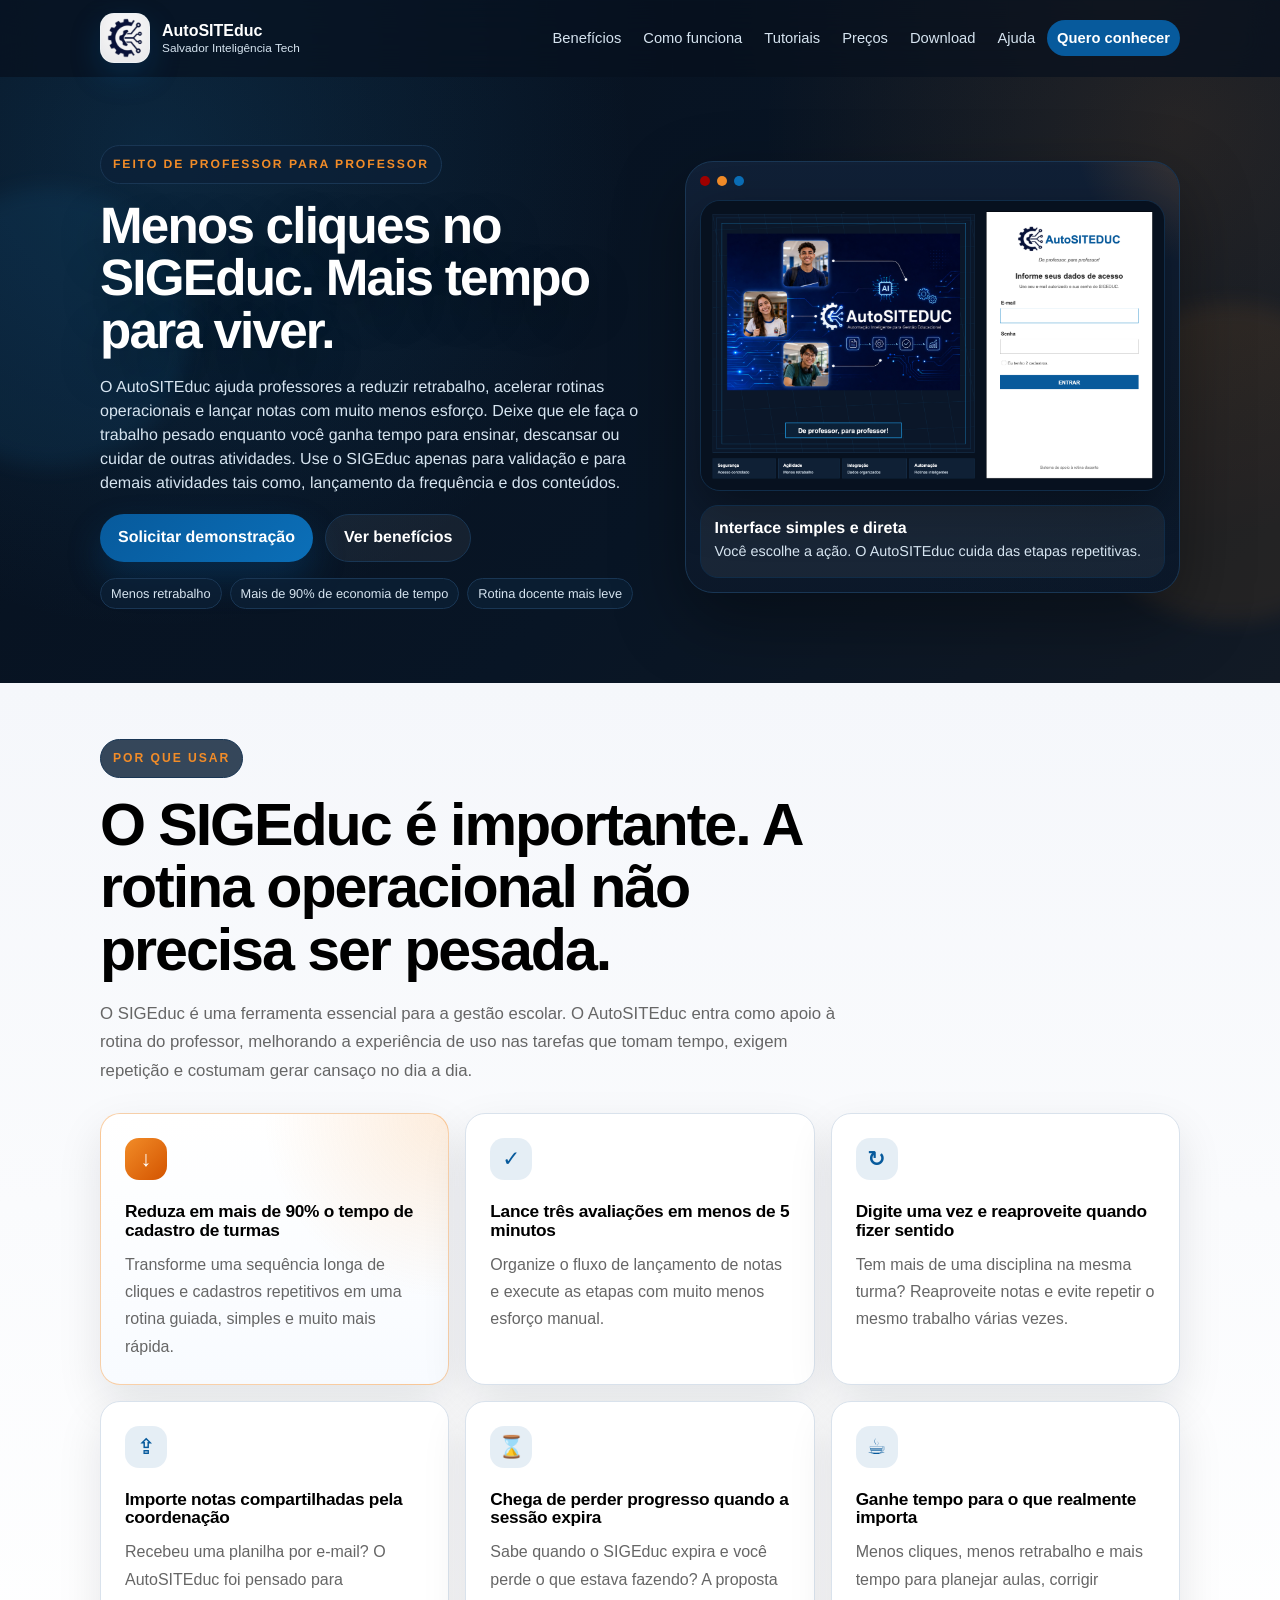
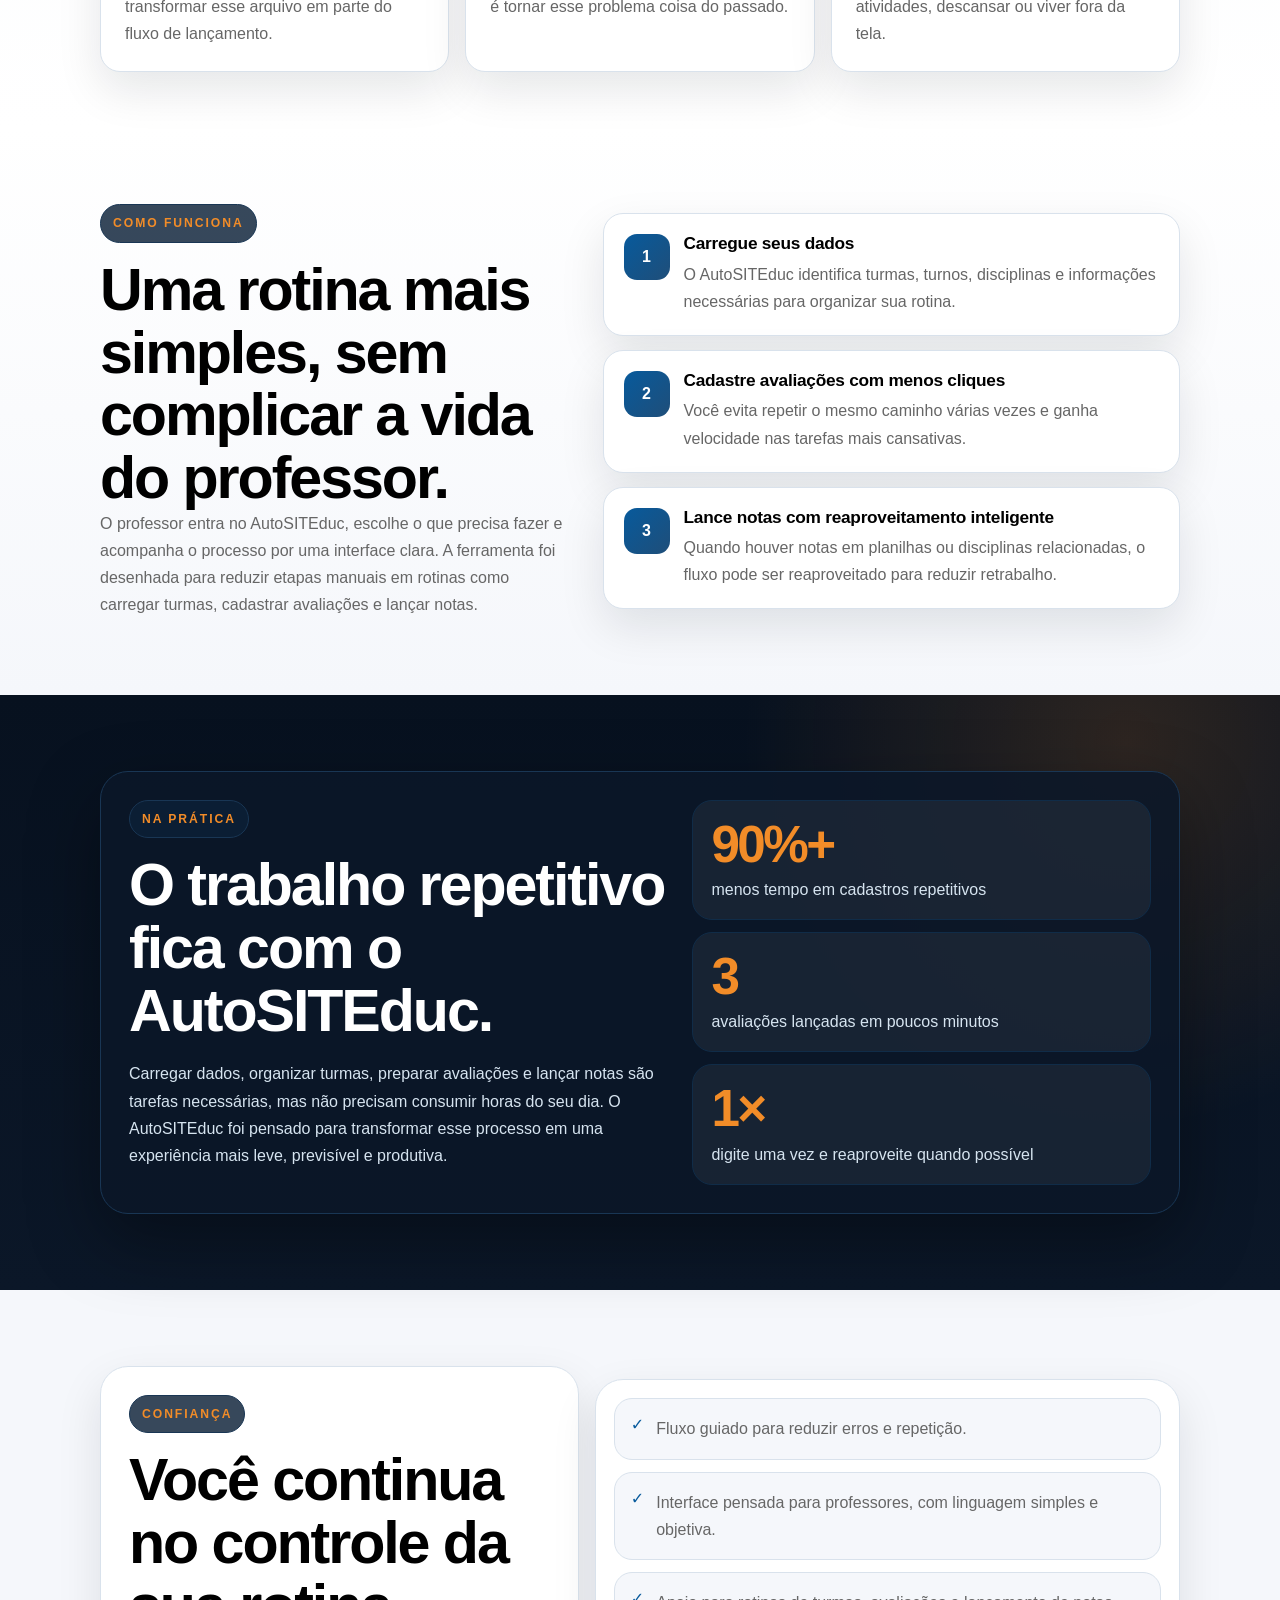
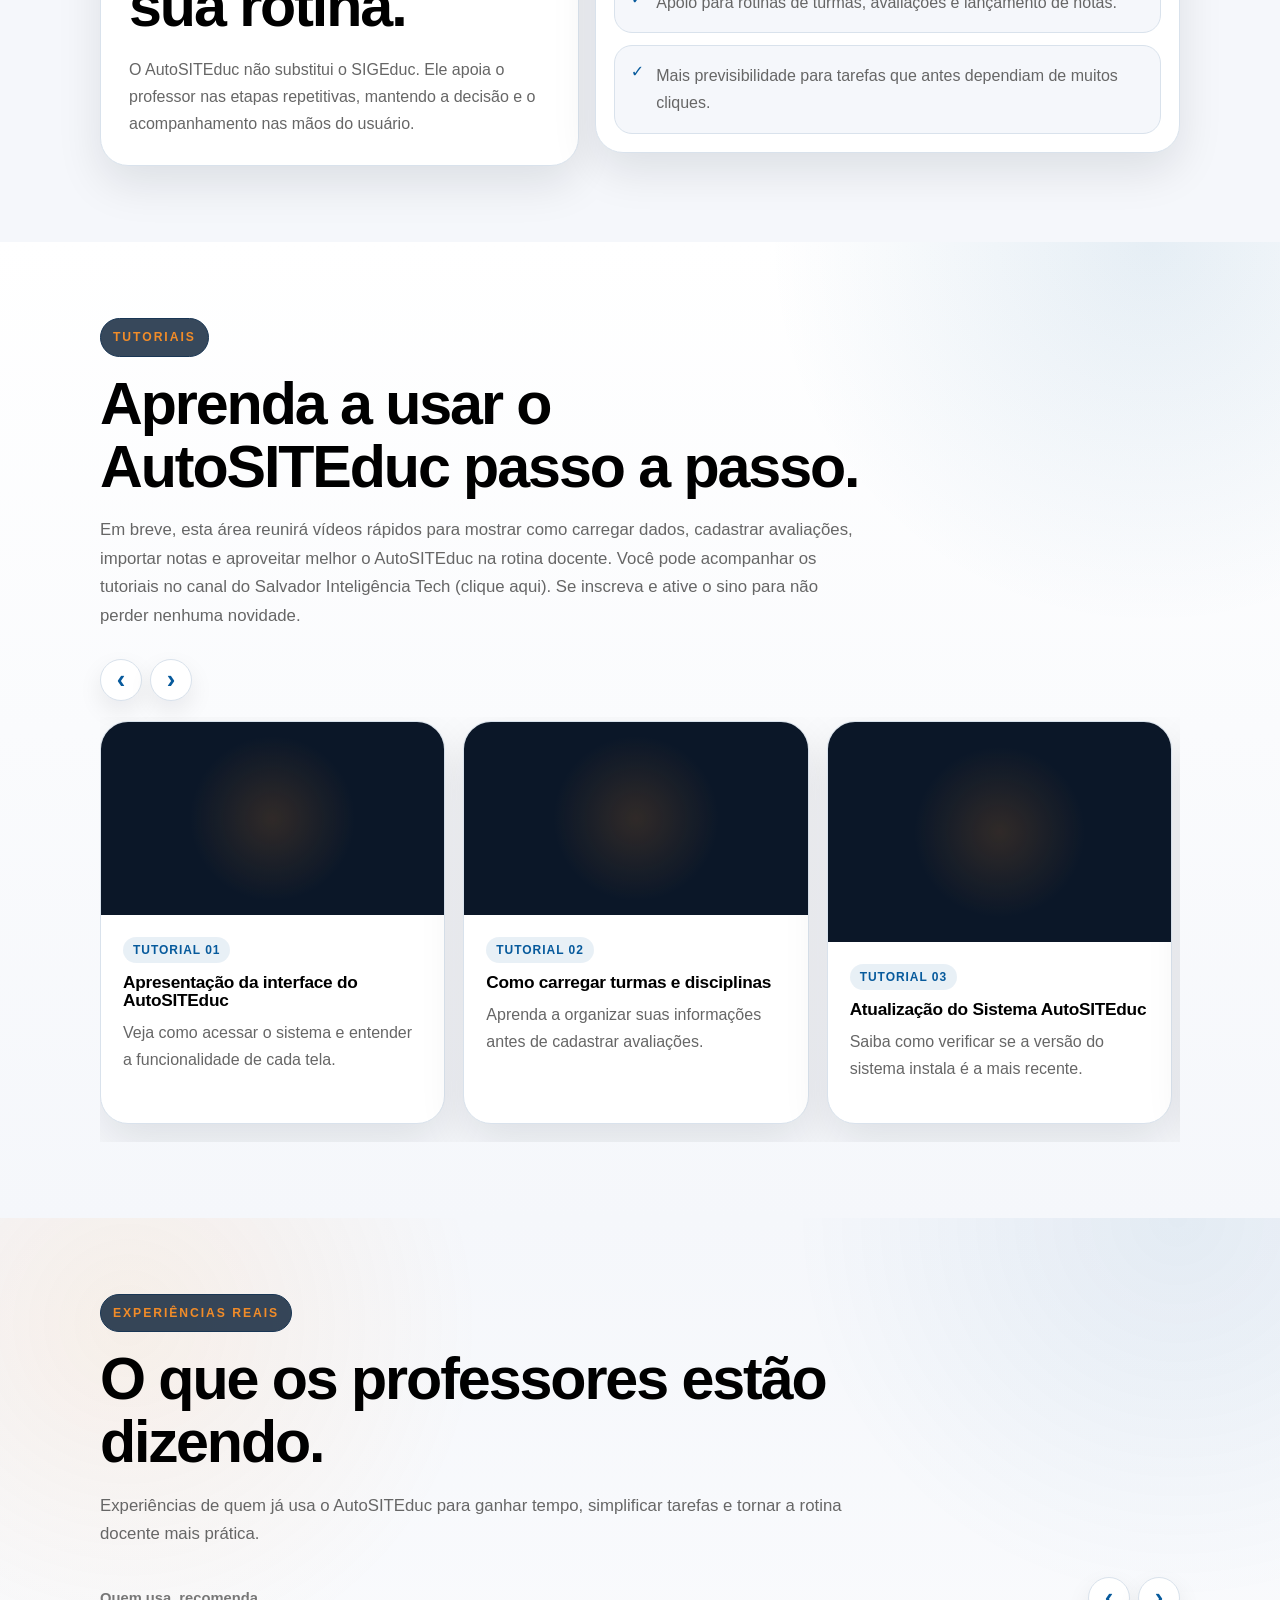
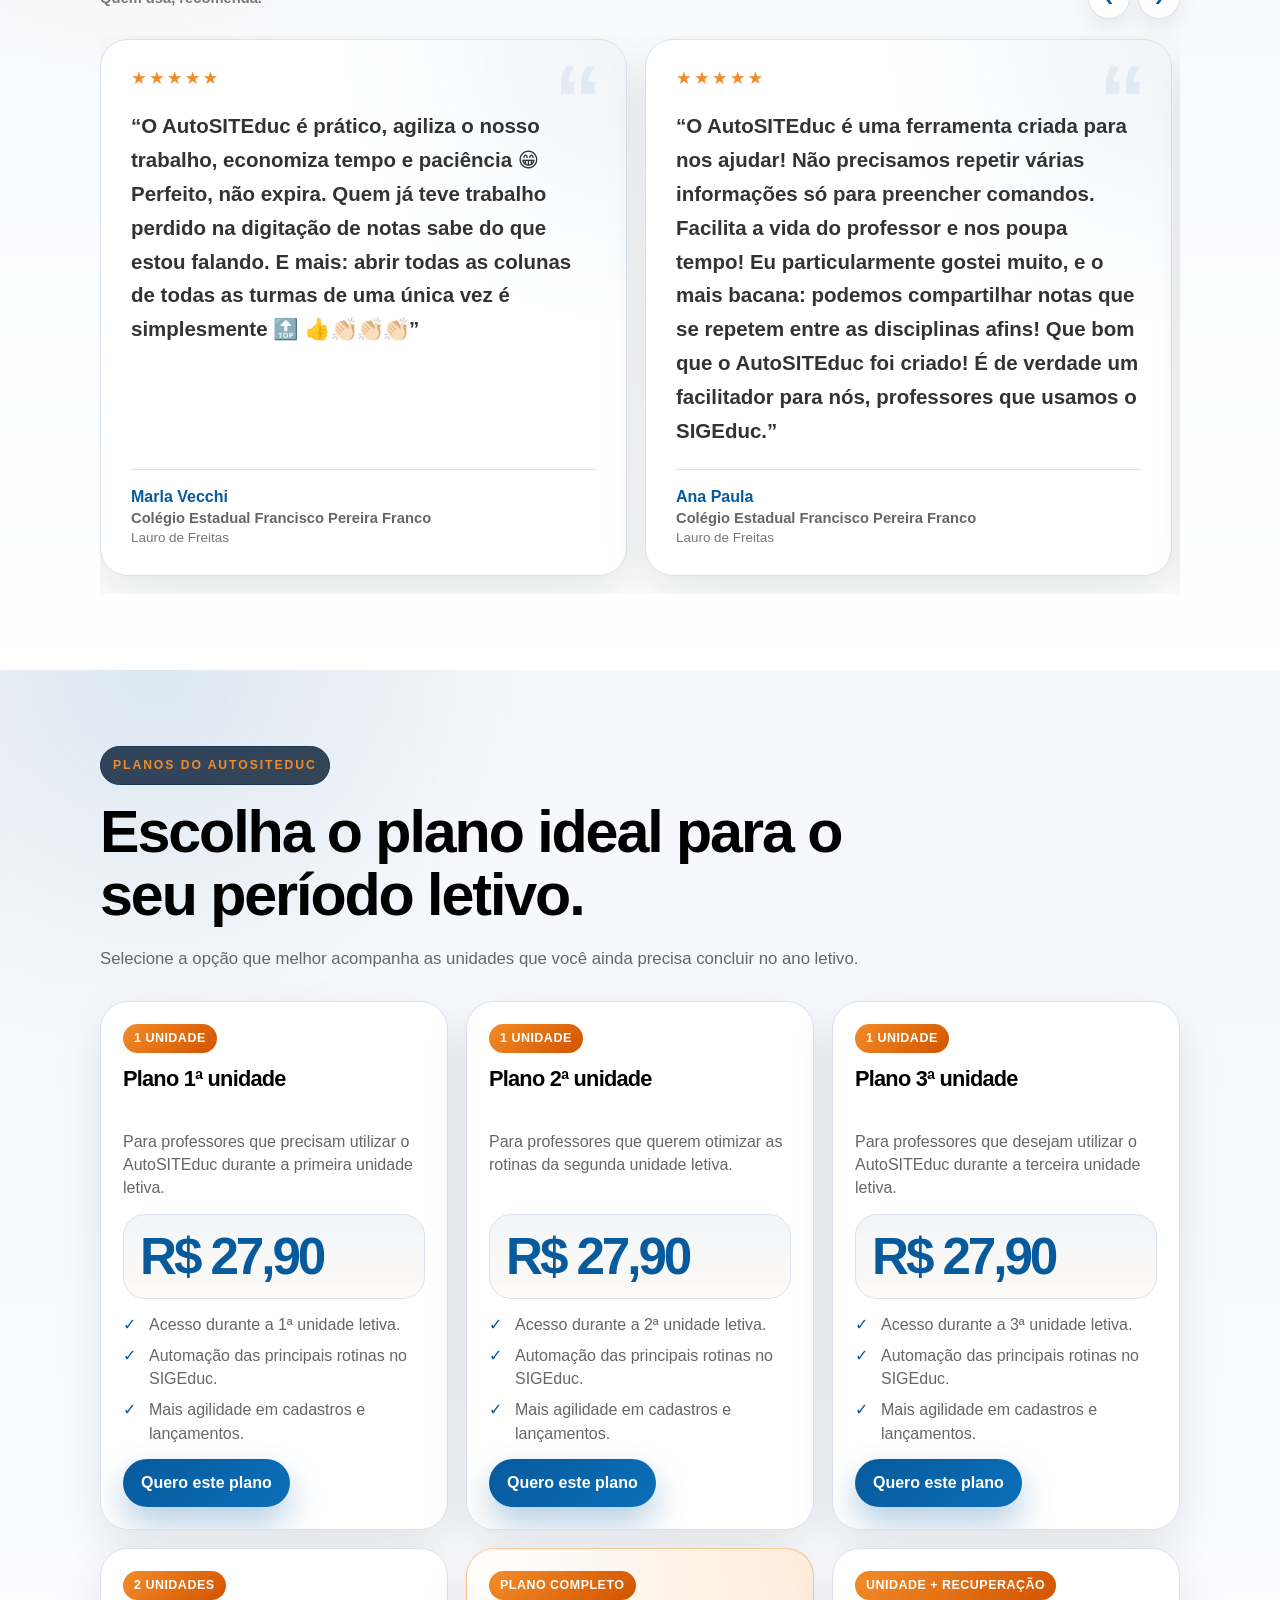
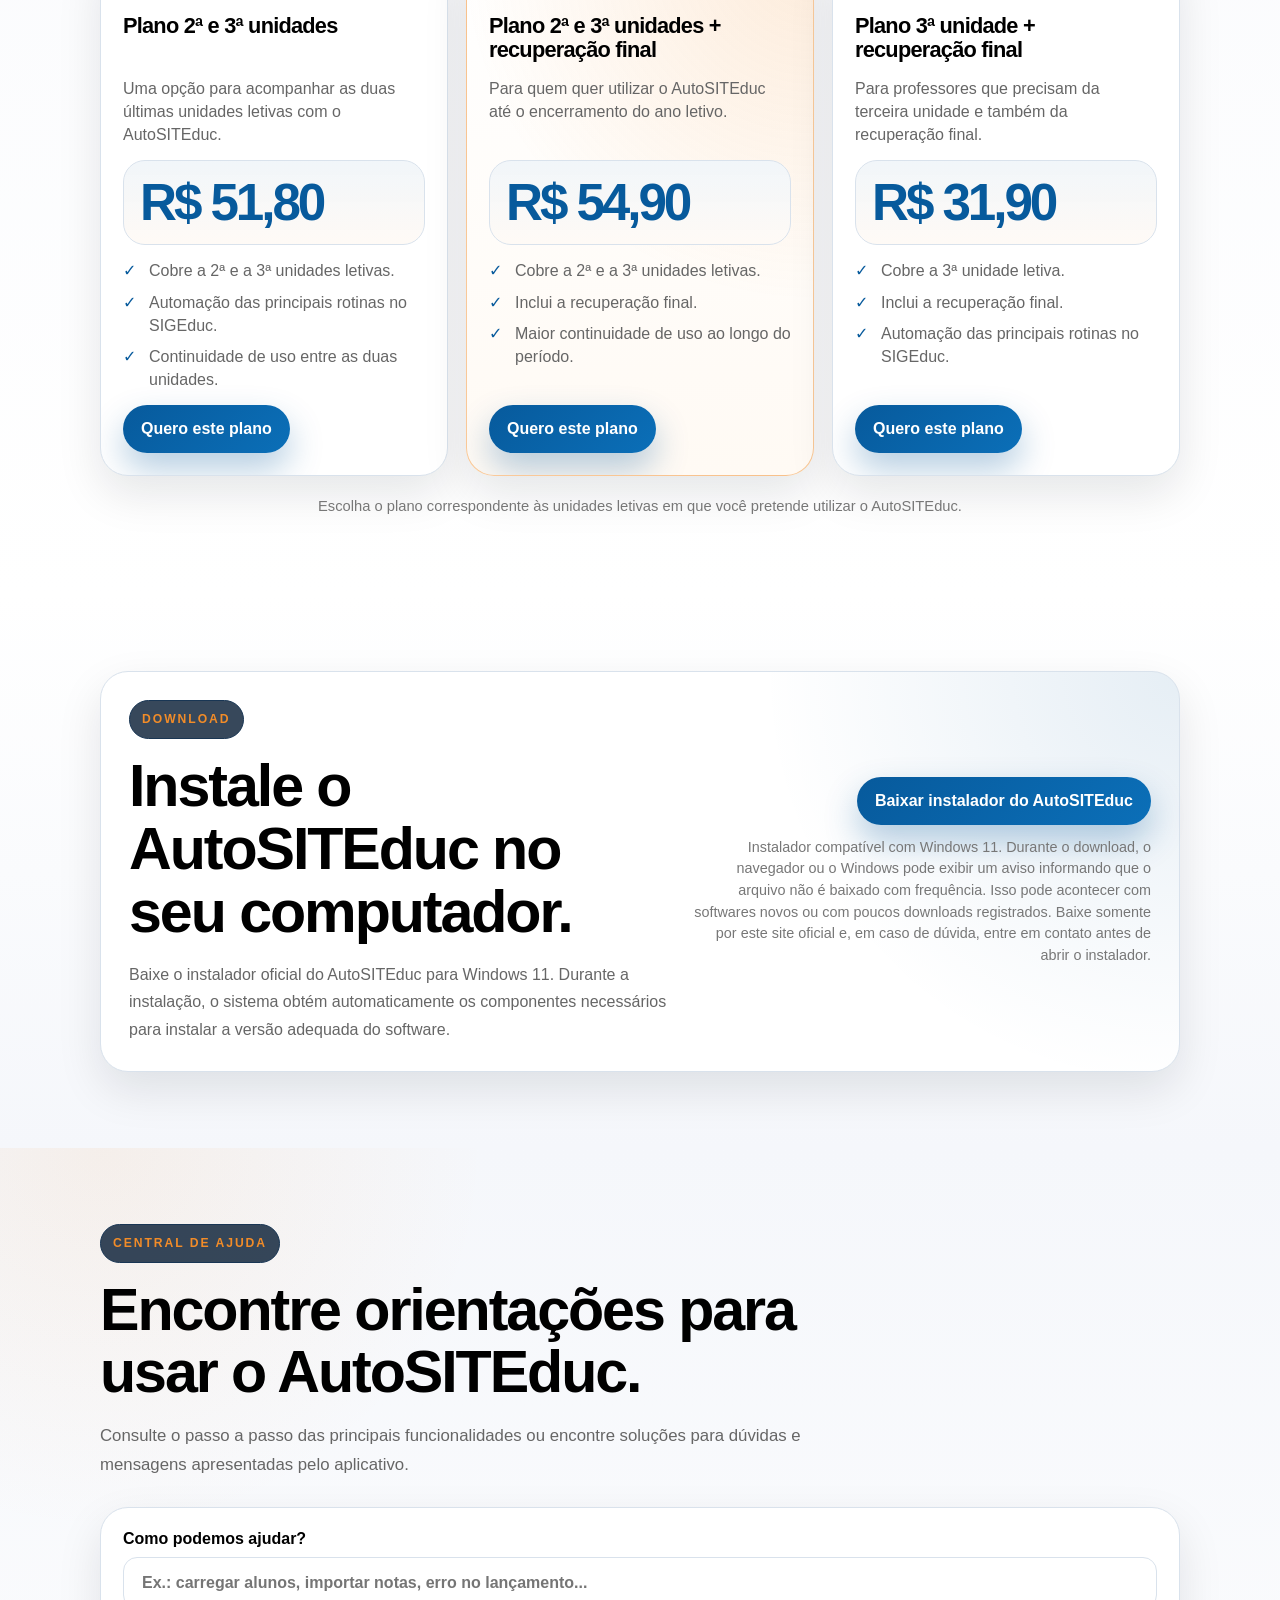
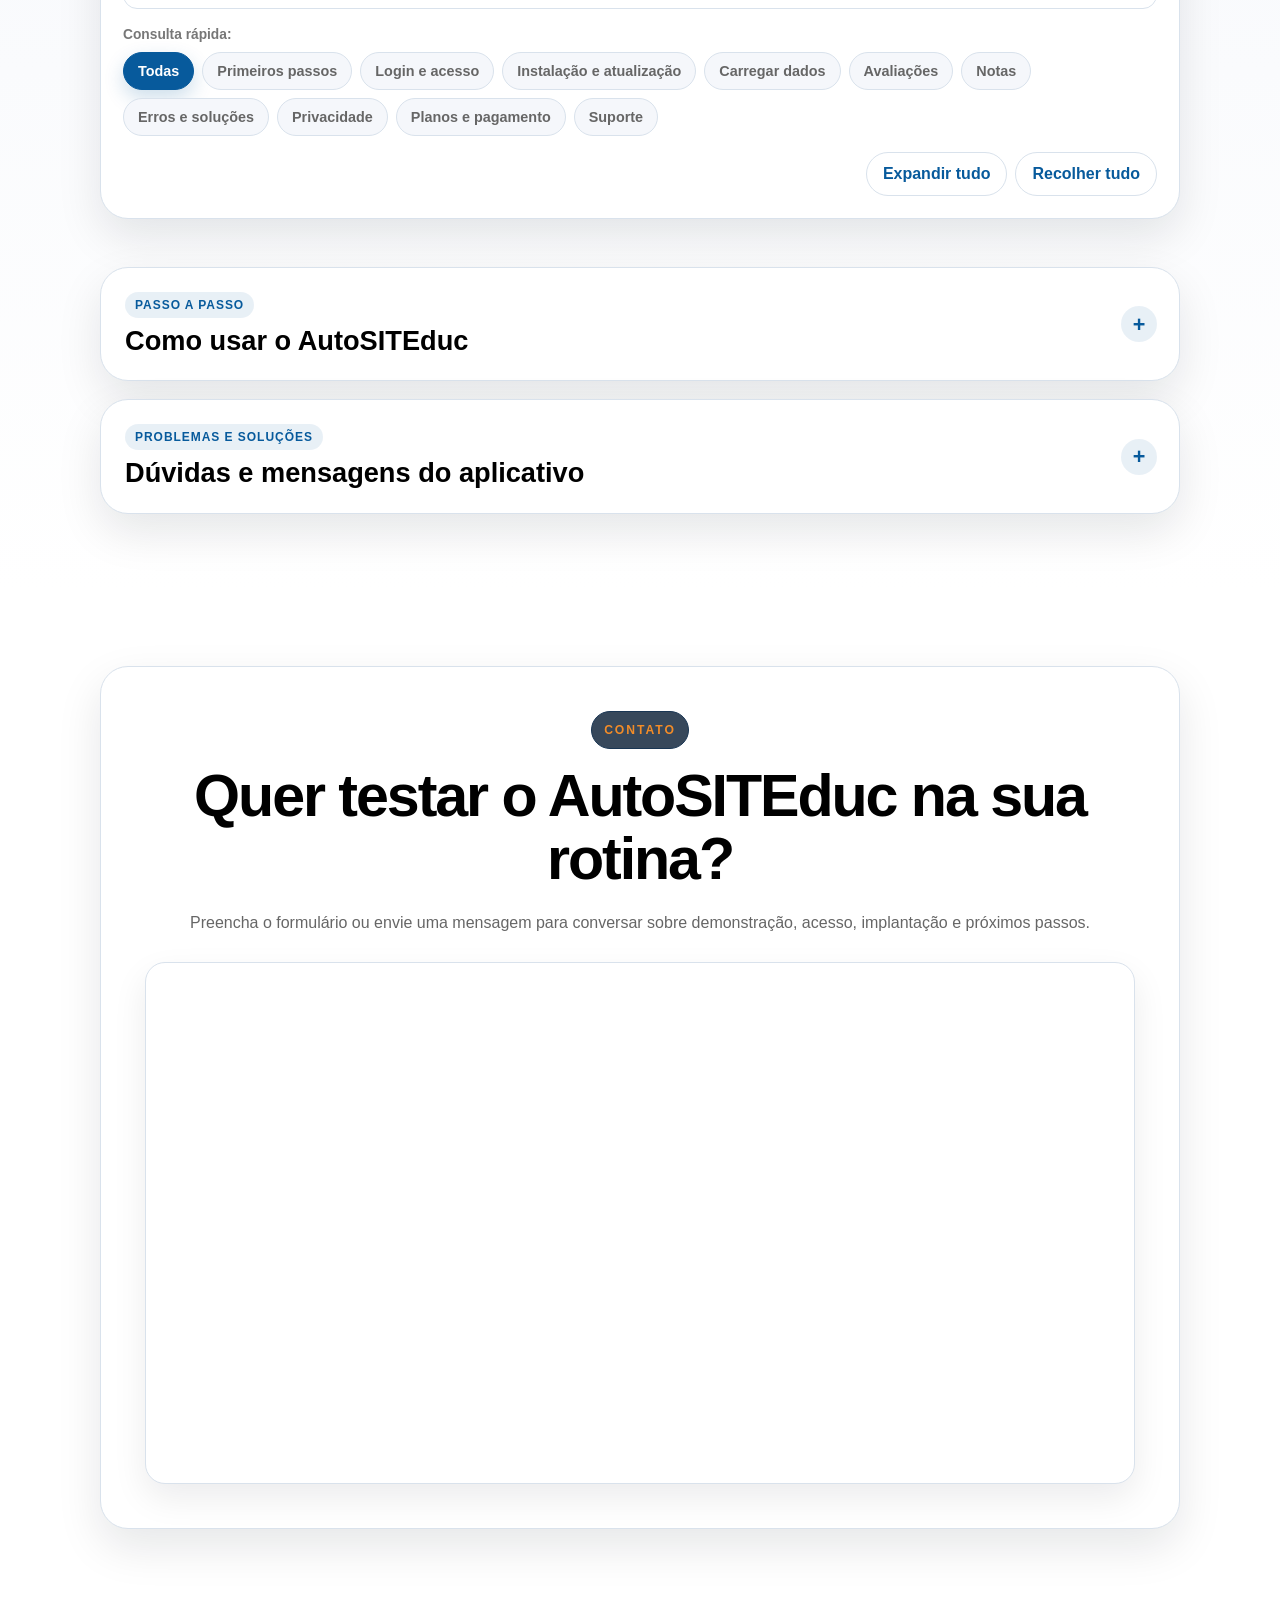
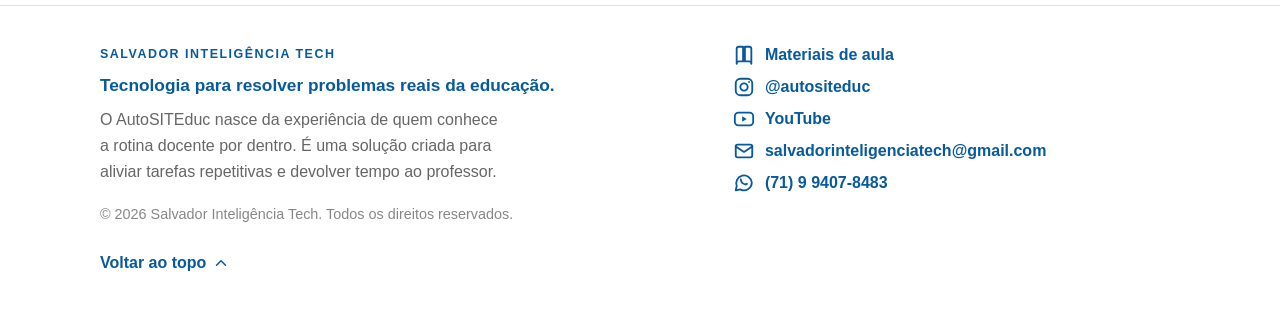
<file: autositeduc/index.html>
<!doctype html>
<html lang="pt-BR">

<head>
  <meta charset="utf-8" />
  <meta name="viewport" content="width=device-width, initial-scale=1" />
  <meta name="theme-color" content="#07111f" />
  <title>AutoSITEduc | Menos cliques no SIGEduc, mais tempo para ensinar</title>
  <meta name="description"
    content="AutoSITEduc é uma ferramenta de apoio à rotina docente que reduz retrabalho, automatiza etapas repetitivas no SIGEduc e ajuda professores a economizar tempo no lançamento de notas." />
  <meta property="og:title" content="AutoSITEduc | Salvador Inteligência Tech" />
  <meta property="og:description"
    content="Menos cliques, menos retrabalho e mais tempo para o professor. Uma solução feita de professor para professor." />
  <meta property="og:type" content="website" />
  <link rel="icon" href="../assets/favicon.svg" type="image/svg+xml" />
  <link rel="stylesheet" href="../assets/styles.css?v=20260730-hero-layout-fix" />
</head>

<body>
  <a class="skip-link" href="#conteudo">Ir para o conteúdo</a>

  <header class="site-header" data-header>
    <nav class="nav" aria-label="Navegação principal">
      <a class="brand" href="#inicio" aria-label="AutoSITEduc - início">
        <span class="brand-logo-wrap"><img class="brand-logo" src="../assets/logo-autositeduc.png"
            alt="AutoSITEduc" /></span>
        <span class="brand-text">
          <strong>AutoSITEduc</strong>
          <small>Salvador Inteligência Tech</small>
        </span>
      </a>

      <button class="nav-toggle" type="button" aria-expanded="false" aria-controls="menu" data-nav-toggle>
        <span></span><span></span><span></span>
        <span class="sr-only">Abrir menu</span>
      </button>

      <div class="nav-menu" id="menu" data-nav-menu>
        <a href="#beneficios">Benefícios</a>
        <a href="#como-funciona">Como funciona</a>
        <a href="#tutoriais">Tutoriais</a>
        <a href="#precos">Preços</a>
        <a href="#download">Download</a>
        <a href="#ajuda">Ajuda</a>
        <a href="#contato" class="nav-cta">Quero conhecer</a>
      </div>
    </nav>
  </header>

  <main id="conteudo">
    <section class="hero" id="inicio">
      <div class="hero-glow hero-glow-one" aria-hidden="true"></div>
      <div class="hero-glow hero-glow-two" aria-hidden="true"></div>

      <div class="container hero-grid">
        <div class="hero-copy reveal">
          <p class="eyebrow">Feito de professor para professor</p>
          <h1 class="hero-title">Menos cliques no SIGEduc. Mais tempo para viver.</h1>
          <p class="hero-lead">
            O AutoSITEduc ajuda professores a reduzir retrabalho, acelerar rotinas operacionais e lançar notas com muito
            menos esforço. Deixe que ele faça o trabalho pesado enquanto você ganha tempo para ensinar, descansar ou
            cuidar de outras atividades. Use o SIGEduc apenas para validação e para demais atividades tais como,
            lançamento
            da frequência e dos conteúdos.
          </p>
          <div class="hero-actions">
            <a class="button button-primary" href="#contato">Solicitar demonstração</a>
            <a class="button button-ghost" href="#beneficios">Ver benefícios</a>
          </div>
          <div class="trust-row" aria-label="Diferenciais principais">
            <span>Menos retrabalho</span>
            <span>Mais de 90% de economia de tempo</span>
            <span>Rotina docente mais leve</span>
          </div>
        </div>

        <div class="app-preview reveal" aria-label="Tela de login do AutoSITEduc">
          <div class="preview-window-bar">
            <span></span><span></span><span></span>
          </div>
          <img src="../assets/login-tela.jpg" alt="Tela de login do software AutoSITEduc" />
          <div class="preview-caption">
            <strong>Interface simples e direta</strong>
            <span>Você escolhe a ação. O AutoSITEduc cuida das etapas repetitivas.</span>
          </div>
        </div>
      </div>
    </section>

    <section class="section section-tight benefits-section" id="beneficios">
      <div class="container">
        <div class="section-heading reveal">
          <p class="eyebrow">Por que usar</p>
          <h2>O SIGEduc é importante. A rotina operacional não precisa ser pesada.</h2>
          <p>
            O SIGEduc é uma ferramenta essencial para a gestão escolar. O AutoSITEduc entra como apoio à rotina do
            professor, melhorando a experiência de uso nas tarefas que tomam tempo, exigem repetição e costumam gerar
            cansaço no dia a dia.
          </p>
        </div>

        <div class="benefit-grid">
          <article class="benefit-card benefit-card-highlight reveal">
            <span class="benefit-icon">↓</span>
            <h3>Reduza em mais de 90% o tempo de cadastro de turmas</h3>
            <p>
              Transforme uma sequência longa de cliques e cadastros repetitivos em uma rotina guiada, simples e muito
              mais
              rápida.
            </p>
          </article>

          <article class="benefit-card reveal">
            <span class="benefit-icon">✓</span>
            <h3>Lance três avaliações em menos de 5 minutos</h3>
            <p>
              Organize o fluxo de lançamento de notas e execute as etapas com muito menos esforço manual.
            </p>
          </article>

          <article class="benefit-card reveal">
            <span class="benefit-icon">↻</span>
            <h3>Digite uma vez e reaproveite quando fizer sentido</h3>
            <p>
              Tem mais de uma disciplina na mesma turma? Reaproveite notas e evite repetir o mesmo trabalho várias
              vezes.
            </p>
          </article>

          <article class="benefit-card reveal">
            <span class="benefit-icon">⇪</span>
            <h3>Importe notas compartilhadas pela coordenação</h3>
            <p>
              Recebeu uma planilha por e-mail? O AutoSITEduc foi pensado para transformar esse arquivo em parte do fluxo
              de lançamento.
            </p>
          </article>

          <article class="benefit-card reveal">
            <span class="benefit-icon">⌛</span>
            <h3>Chega de perder progresso quando a sessão expira</h3>
            <p>
              Sabe quando o SIGEduc expira e você perde o que estava fazendo? A proposta é tornar esse problema coisa do
              passado.
            </p>
          </article>

          <article class="benefit-card reveal">
            <span class="benefit-icon">☕</span>
            <h3>Ganhe tempo para o que realmente importa</h3>
            <p>
              Menos cliques, menos retrabalho e mais tempo para planejar aulas, corrigir atividades, descansar ou viver
              fora da tela.
            </p>
          </article>
        </div>
      </div>
    </section>

    <section class="section split-section" id="como-funciona">
      <div class="container split-grid">
        <div class="reveal">
          <p class="eyebrow">Como funciona</p>
          <h2>Uma rotina mais simples, sem complicar a vida do professor.</h2>
          <p>
            O professor entra no AutoSITEduc, escolhe o que precisa fazer e acompanha o processo por uma interface
            clara.
            A ferramenta foi desenhada para reduzir etapas manuais em rotinas como carregar turmas, cadastrar avaliações
            e
            lançar notas.
          </p>
        </div>
        <div class="timeline reveal">
          <div class="timeline-item">
            <span>1</span>
            <div>
              <h3>Carregue seus dados</h3>
              <p>O AutoSITEduc identifica turmas, turnos, disciplinas e informações necessárias para organizar sua
                rotina.</p>
            </div>
          </div>
          <div class="timeline-item">
            <span>2</span>
            <div>
              <h3>Cadastre avaliações com menos cliques</h3>
              <p>Você evita repetir o mesmo caminho várias vezes e ganha velocidade nas tarefas mais cansativas.</p>
            </div>
          </div>
          <div class="timeline-item">
            <span>3</span>
            <div>
              <h3>Lance notas com reaproveitamento inteligente</h3>
              <p>Quando houver notas em planilhas ou disciplinas relacionadas, o fluxo pode ser reaproveitado para
                reduzir retrabalho.</p>
            </div>
          </div>
        </div>
      </div>
    </section>

    <section class="section proof-section">
      <div class="container proof-card reveal">
        <div>
          <p class="eyebrow">Na prática</p>
          <h2>O trabalho repetitivo fica com o AutoSITEduc.</h2>
          <p>
            Carregar dados, organizar turmas, preparar avaliações e lançar notas são tarefas necessárias, mas não
            precisam
            consumir horas do seu dia. O AutoSITEduc foi pensado para transformar esse processo em uma experiência mais
            leve, previsível e produtiva.
          </p>
        </div>
        <div class="proof-metrics" aria-label="Resumo de benefícios">
          <div><strong>90%+</strong><span>menos tempo em cadastros repetitivos</span></div>
          <div><strong>3</strong><span>avaliações lançadas em poucos minutos</span></div>
          <div><strong>1×</strong><span>digite uma vez e reaproveite quando possível</span></div>
        </div>
      </div>
    </section>

    <section class="section security" id="seguranca">
      <div class="container security-grid">
        <div class="security-card reveal">
          <p class="eyebrow">Confiança</p>
          <h2>Você continua no controle da sua rotina.</h2>
          <p>
            O AutoSITEduc não substitui o SIGEduc. Ele apoia o professor nas etapas repetitivas, mantendo a decisão e o
            acompanhamento nas mãos do usuário.
          </p>
        </div>
        <div class="check-list reveal">
          <div><span>✓</span>
            <p>Fluxo guiado para reduzir erros e repetição.</p>
          </div>
          <div><span>✓</span>
            <p>Interface pensada para professores, com linguagem simples e objetiva.</p>
          </div>
          <div><span>✓</span>
            <p>Apoio para rotinas de turmas, avaliações e lançamento de notas.</p>
          </div>
          <div><span>✓</span>
            <p>Mais previsibilidade para tarefas que antes dependiam de muitos cliques.</p>
          </div>
        </div>
      </div>
    </section>

    <section class="section tutorials-section" id="tutoriais">
      <div class="container">
        <div class="section-heading reveal">
          <p class="eyebrow">Tutoriais</p>
          <h2>Aprenda a usar o AutoSITEduc passo a passo.</h2>
          <p>
            Em breve, esta área reunirá vídeos rápidos para mostrar como carregar dados, cadastrar avaliações, importar
            notas e aproveitar melhor o AutoSITEduc na rotina docente. Você pode acompanhar os tutoriais no canal do <a
              href="https://youtube.com/playlist?list=PLCahx-cNMJjI&si=I9klFUImLLThUMnD">
              Salvador Inteligência Tech (clique aqui)</a>. Se inscreva e ative o sino para não perder nenhuma novidade.
          </p>
        </div>

        <div class="tutorial-carousel reveal" aria-label="Carrossel de vídeos tutoriais">
          <div class="tutorial-carousel-head">
            <!-- <span>Vídeos tutoriais em breve</span> -->
            <div class="tutorial-controls" aria-label="Controles do carrossel de tutoriais">
              <button type="button" class="tutorial-control" data-tutorial-prev aria-label="Vídeo anterior">‹</button>
              <button type="button" class="tutorial-control" data-tutorial-next aria-label="Próximo vídeo">›</button>
            </div>
          </div>

          <div class="tutorial-track" data-tutorial-track>
            <article class="tutorial-card">
              <div class="video-frame">
                <iframe width="560" height="315" src="https://www.youtube.com/embed/MTvOZX81EJs?si=ZhfHqTO9qQbUM1sv"
                  title="YouTube video player" frameborder="0"
                  allow="accelerometer; autoplay; clipboard-write; encrypted-media; gyroscope; picture-in-picture; web-share"
                  referrerpolicy="strict-origin-when-cross-origin" allowfullscreen></iframe>
              </div>
              <div class="tutorial-content">
                <span>Tutorial 01</span>
                <h3>Apresentação da interface do AutoSITEduc</h3>
                <p>Veja como acessar o sistema e entender a funcionalidade de cada tela.</p>
              </div>
            </article>

            <article class="tutorial-card">
              <div class="video-frame">
                <iframe width="560" height="315" src="https://www.youtube.com/embed/M6dfP2tDxaE?si=ImlTOxocQU8SEERa"
                  title="YouTube video player" frameborder="0"
                  allow="accelerometer; autoplay; clipboard-write; encrypted-media; gyroscope; picture-in-picture; web-share"
                  allowfullscreen></iframe>
              </div>

              <div class="tutorial-content">
                <span>Tutorial 02</span>
                <h3>Como carregar turmas e disciplinas</h3>
                <p>Aprenda a organizar suas informações antes de cadastrar avaliações.</p>
              </div>
            </article>

            <article class="tutorial-card">
              <div class="video-frame video-coming-soon">
                <iframe width="560" height="315" src="https://www.youtube.com/embed/Om00sab73MM?si=Lpj5up9HGSR-aSTA"
                  title="YouTube video player" frameborder="0"
                  allow="accelerometer; autoplay; clipboard-write; encrypted-media; gyroscope; picture-in-picture; web-share"
                  referrerpolicy="strict-origin-when-cross-origin" allowfullscreen></iframe>
              </div>
              <div class="tutorial-content">
                <span>Tutorial 03</span>
                <h3>Atualização do Sistema AutoSITEduc</h3>
                <p>Saiba como verificar se a versão do sistema instala é a mais recente.</p>
              </div>
            </article>

            <article class="tutorial-card">
              <div class="video-frame video-coming-soon">
                <span>Em breve</span>
              </div>
              <div class="tutorial-content">
                <span>Tutorial 04S</span>
                <h3>Como lançar notas com menos retrabalho</h3>
                <p>Veja como usar o fluxo de lançamento para economizar tempo.</p>
              </div>
            </article>




          </div>
        </div>
      </div>
    </section>

    <section class="section testimonials-section" id="depoimentos">
      <div class="container">
        <div class="section-heading reveal">
          <p class="eyebrow">Experiências reais</p>
          <h2>O que os professores estão dizendo.</h2>
          <p>
            Experiências de quem já usa o AutoSITEduc para ganhar tempo, simplificar tarefas e tornar a rotina docente
            mais prática.
          </p>
        </div>

        <div class="testimonials-carousel reveal" aria-label="Carrossel de depoimentos de professores">
          <div class="testimonials-carousel-head">
            <span>Quem usa, recomenda.</span>

            <div class="testimonials-controls" aria-label="Controles do carrossel de depoimentos">
              <button type="button" class="testimonials-control" data-testimonial-prev
                aria-label="Depoimento anterior">‹</button>
              <button type="button" class="testimonials-control" data-testimonial-next
                aria-label="Próximo depoimento">›</button>
            </div>
          </div>

          <div class="testimonials-track" data-testimonial-track>
            <article class="testimonial-card">
              <div class="testimonial-stars" aria-label="Avaliação de 5 estrelas">
                <span aria-hidden="true">★★★★★</span>
              </div>

              <blockquote>
                “O AutoSITEduc é prático, agiliza o nosso trabalho, economiza tempo e paciência 😁 Perfeito, não expira.
                Quem já teve trabalho perdido na digitação de notas sabe do que estou falando. E mais: abrir todas as
                colunas de todas as turmas de uma única vez é simplesmente 🔝 👍👏🏻👏🏻👏🏻”
              </blockquote>

              <div class="testimonial-author">
                <strong>Marla Vecchi</strong>
                <span>Colégio Estadual Francisco Pereira Franco</span>
                <small>Lauro de Freitas</small>
              </div>
            </article>

            <article class="testimonial-card">
              <div class="testimonial-stars" aria-label="Avaliação de 5 estrelas">
                <span aria-hidden="true">★★★★★</span>
              </div>

              <blockquote>
                “O AutoSITEduc é uma ferramenta criada para nos ajudar! Não precisamos repetir várias informações só
                para preencher comandos. Facilita a vida do professor e nos poupa tempo! Eu particularmente gostei
                muito, e o mais bacana: podemos compartilhar notas que se repetem entre as disciplinas afins! Que bom
                que o AutoSITEduc foi criado! É de verdade um facilitador para nós, professores que usamos o SIGEduc.”
              </blockquote>

              <div class="testimonial-author">
                <strong>Ana Paula</strong>
                <span>Colégio Estadual Francisco Pereira Franco</span>
                <small>Lauro de Freitas</small>
              </div>
            </article>

            <article class="testimonial-card">
              <div class="testimonial-stars" aria-label="Avaliação de 5 estrelas">
                <span aria-hidden="true">★★★★★</span>
              </div>

              <blockquote>
                “Economia de tempo, praticidade, agilidade, satisfação em trabalhar com esse programa.”
              </blockquote>

              <div class="testimonial-author">
                <strong>Gizele Itaparica</strong>
                <span>Colégio Estadual Francisco Pereira Franco</span>
                <small>Lauro de Freitas</small>
              </div>
            </article>

            <article class="testimonial-card">
              <div class="testimonial-stars" aria-label="Avaliação de 5 estrelas">
                <span aria-hidden="true">★★★★★</span>
              </div>

              <blockquote>
                “Quem me conhece sabe que gosto de praticidade e o sistema é justamente assim: prático. Está mais do que
                aprovado.”
              </blockquote>

              <div class="testimonial-author">
                <strong>Anaíse Paim</strong>
                <span>Colégio Estadual Francisco Pereira Franco</span>
                <small>Lauro de Freitas</small>
              </div>
            </article>
          </div>
        </div>
      </div>
    </section>

    <section class="section pricing-section" id="precos">
      <div class="container">
        <div class="section-heading reveal">
          <p class="eyebrow">Planos do AutoSITEduc</p>
          <h2>Escolha o plano ideal para o seu período letivo.</h2>
          <p>
            Selecione a opção que melhor acompanha as unidades que você ainda precisa concluir no ano letivo.
          </p>
        </div>

        <div class="launch-countdown reveal" data-launch-countdown data-deadline="2026-07-22T23:59:59-03:00" hidden>
          <div class="launch-countdown-content">
            <p class="launch-countdown-eyebrow">Oferta por tempo limitado</p>
            <h3>Aproveite os preços promocionais antes da atualização.</h3>
            <p>
              Garanta seu acesso ao AutoSITEduc pelo valor de lançamento. Quando o prazo terminar, os planos poderão
              receber novos preços.
            </p>
          </div>

          <div class="launch-countdown-clock" aria-label="Tempo restante da promoção">
            <div class="launch-countdown-unit">
              <strong data-countdown-days>00</strong>
              <span>dias</span>
            </div>
            <div class="launch-countdown-unit">
              <strong data-countdown-hours>00</strong>
              <span>horas</span>
            </div>
            <div class="launch-countdown-unit">
              <strong data-countdown-minutes>00</strong>
              <span>minutos</span>
            </div>
            <div class="launch-countdown-unit">
              <strong data-countdown-seconds>00</strong>
              <span>segundos</span>
            </div>
          </div>

          <p class="launch-countdown-status" data-countdown-status aria-live="polite">
            Calculando o tempo restante da promoção...
          </p>

          <a class="button button-primary launch-countdown-action" href="#contato">
            Quero aproveitar o preço promocional
          </a>
        </div>

        <div class="pricing-restricted-message" data-pricing-restricted-message hidden>
          <strong>Preços temporariamente indisponíveis</strong>
          <p>
            Os valores e as opções de contratação voltarão a ser exibidos após as 17:30 deste sábado,
            no horário de Salvador, Bahia.
          </p>
        </div>

        <div class="pricing-grid" data-pricing-grid>
          <article class="pricing-card reveal" data-pricing-card data-price-change="2026-07-23T00:00:00-03:00">
            <div class="pricing-badge">1 unidade</div>
            <h3>Plano 1ª unidade</h3>
            <p class="pricing-description">
              Para professores que precisam utilizar o AutoSITEduc durante a primeira unidade letiva.
            </p>

            <div class="price-block">
              <strong>R$ 27,90</strong>
            </div>

            <ul class="pricing-list">
              <li>Acesso durante a 1ª unidade letiva.</li>
              <li>Automação das principais rotinas no SIGEduc.</li>
              <li>Mais agilidade em cadastros e lançamentos.</li>
            </ul>

            <a class="button button-primary" href="#contato">Quero este plano</a>
          </article>

          <article class="pricing-card reveal" data-pricing-card data-price-change="2026-07-23T00:00:00-03:00">
            <div class="pricing-badge">1 unidade</div>
            <h3>Plano 2ª unidade</h3>
            <p class="pricing-description">
              Para professores que querem otimizar as rotinas da segunda unidade letiva.
            </p>

            <div class="price-block">
              <strong>R$ 27,90</strong>
            </div>

            <ul class="pricing-list">
              <li>Acesso durante a 2ª unidade letiva.</li>
              <li>Automação das principais rotinas no SIGEduc.</li>
              <li>Mais agilidade em cadastros e lançamentos.</li>
            </ul>

            <a class="button button-primary" href="#contato">Quero este plano</a>
          </article>

          <article class="pricing-card reveal" data-pricing-card data-price-change="2026-07-23T00:00:00-03:00">
            <div class="pricing-badge">1 unidade</div>
            <h3>Plano 3ª unidade</h3>
            <p class="pricing-description">
              Para professores que desejam utilizar o AutoSITEduc durante a terceira unidade letiva.
            </p>

            <div class="price-block">
              <strong>R$ 27,90</strong>
            </div>

            <ul class="pricing-list">
              <li>Acesso durante a 3ª unidade letiva.</li>
              <li>Automação das principais rotinas no SIGEduc.</li>
              <li>Mais agilidade em cadastros e lançamentos.</li>
            </ul>

            <a class="button button-primary" href="#contato">Quero este plano</a>
          </article>

          <article class="pricing-card reveal" data-pricing-card data-price-change="2026-07-23T00:00:00-03:00">
            <div class="pricing-badge">2 unidades</div>
            <h3>Plano 2ª e 3ª unidades</h3>
            <p class="pricing-description">
              Uma opção para acompanhar as duas últimas unidades letivas com o AutoSITEduc.
            </p>

            <div class="price-block">
              <strong>R$ 51,80</strong>
            </div>

            <ul class="pricing-list">
              <li>Cobre a 2ª e a 3ª unidades letivas.</li>
              <li>Automação das principais rotinas no SIGEduc.</li>
              <li>Continuidade de uso entre as duas unidades.</li>
            </ul>

            <a class="button button-primary" href="#contato">Quero este plano</a>
          </article>

          <article class="pricing-card pricing-card-featured reveal" data-pricing-card
            data-price-change="2026-07-23T00:00:00-03:00">
            <div class="pricing-badge">Plano completo</div>
            <h3>Plano 2ª e 3ª unidades + recuperação final</h3>
            <p class="pricing-description">
              Para quem quer utilizar o AutoSITEduc até o encerramento do ano letivo.
            </p>

            <div class="price-block">
              <strong>R$ 54,90</strong>
            </div>

            <ul class="pricing-list">
              <li>Cobre a 2ª e a 3ª unidades letivas.</li>
              <li>Inclui a recuperação final.</li>
              <li>Maior continuidade de uso ao longo do período.</li>
            </ul>

            <a class="button button-primary" href="#contato">Quero este plano</a>
          </article>

          <article class="pricing-card reveal" data-pricing-card data-price-change="2026-07-23T00:00:00-03:00">
            <div class="pricing-badge">Unidade + recuperação</div>
            <h3>Plano 3ª unidade + recuperação final</h3>
            <p class="pricing-description">
              Para professores que precisam da terceira unidade e também da recuperação final.
            </p>

            <div class="price-block">
              <strong>R$ 31,90</strong>
            </div>

            <ul class="pricing-list">
              <li>Cobre a 3ª unidade letiva.</li>
              <li>Inclui a recuperação final.</li>
              <li>Automação das principais rotinas no SIGEduc.</li>
            </ul>

            <a class="button button-primary" href="#contato">Quero este plano</a>
          </article>
        </div>

        <p class="pricing-note reveal" data-pricing-note>
          Escolha o plano correspondente às unidades letivas em que você pretende utilizar o AutoSITEduc.
        </p>
      </div>
    </section>

    <section class="section download-section" id="download">
      <div class="container download-card reveal">
        <div>
          <p class="eyebrow">Download</p>

          <h2>Instale o AutoSITEduc no seu computador.</h2>

          <p>
            Baixe o instalador oficial do AutoSITEduc para Windows 11.
            Durante a instalação, o sistema obtém automaticamente os
            componentes necessários para instalar a versão adequada do software.
          </p>
        </div>

        <div class="download-actions">
          <a class="button button-primary" href="assets/downloads/AutoSITEduc_Installer.exe" download>
            Baixar instalador do AutoSITEduc
          </a>

          <span class="download-note">
            Instalador compatível com Windows 11. Durante o download, o navegador
            ou o Windows pode exibir um aviso informando que o arquivo não é
            baixado com frequência. Isso pode acontecer com softwares novos ou
            com poucos downloads registrados. Baixe somente por este site oficial
            e, em caso de dúvida, entre em contato antes de abrir o instalador.
          </span>
        </div>
      </div>
    </section>

    <section class="section help-section" id="ajuda">
      <div class="container">
        <div class="section-heading reveal">
          <p class="eyebrow">Central de Ajuda</p>
          <h2>Encontre orientações para usar o AutoSITEduc.</h2>
          <p>
            Consulte o passo a passo das principais funcionalidades ou encontre
            soluções para dúvidas e mensagens apresentadas pelo aplicativo.
          </p>
        </div>

        <div class="help-tools reveal">
          <label class="help-search" for="help-search">
            <span>Como podemos ajudar?</span>
            <input id="help-search" type="search"
              placeholder="Ex.: carregar alunos, importar notas, erro no lançamento..." autocomplete="off"
              data-help-search />
          </label>

          <div class="help-quick-filters" aria-label="Consultas rápidas">
            <span class="help-quick-filters-label">Consulta rápida:</span>

            <div class="help-filter-list" data-help-filter-list>
              <button type="button" class="help-filter is-active" data-help-filter="all" aria-pressed="true">
                Todas
              </button>

              <button type="button" class="help-filter" data-help-filter="primeiros-passos" aria-pressed="false">
                Primeiros passos
              </button>

              <button type="button" class="help-filter" data-help-filter="login" aria-pressed="false">
                Login e acesso
              </button>

              <button type="button" class="help-filter" data-help-filter="instalacao" aria-pressed="false">
                Instalação e atualização
              </button>

              <button type="button" class="help-filter" data-help-filter="carregar-dados" aria-pressed="false">
                Carregar dados
              </button>

              <button type="button" class="help-filter" data-help-filter="avaliacoes" aria-pressed="false">
                Avaliações
              </button>

              <button type="button" class="help-filter" data-help-filter="notas" aria-pressed="false">
                Notas
              </button>

              <button type="button" class="help-filter" data-help-filter="erros" aria-pressed="false">
                Erros e soluções
              </button>

              <button type="button" class="help-filter" data-help-filter="privacidade" aria-pressed="false">
                Privacidade
              </button>

              <button type="button" class="help-filter" data-help-filter="planos" aria-pressed="false">
                Planos e pagamento
              </button>

              <button type="button" class="help-filter" data-help-filter="suporte" aria-pressed="false">
                Suporte
              </button>
            </div>
          </div>

          <div class="help-actions" aria-label="Controles da Central de Ajuda">
            <button type="button" class="help-action" data-help-expand>
              Expandir tudo
            </button>
            <button type="button" class="help-action" data-help-collapse>
              Recolher tudo
            </button>
          </div>
        </div>

        <p class="help-search-status" data-help-search-status aria-live="polite"></p>

        <div class="help-groups" data-help-groups>
          <details class="help-group reveal">
            <summary>
              <span class="help-group-title">
                <span class="help-group-label">Passo a passo</span>
                <strong>Como usar o AutoSITEduc</strong>
              </span>
            </summary>

            <div class="help-group-content">
              <details class="help-item" id="ajuda-instalar-autositeduc" data-help-item
                data-help-categories="primeiros-passos instalacao"
                data-search="instalar instalação download baixar autositeduc site link windows instalador">
                <summary>Como instalar o AutoSITEduc?</summary>

                <div class="help-answer">
                  <p>
                    O instalador do AutoSITEduc está disponível na seção
                    <strong>Download</strong> do site.
                  </p>

                  <ol>
                    <li>
                      Acesse a seção <a href="#download"><strong>Download</strong></a>.
                    </li>
                    <li>
                      Clique no botão de download do AutoSITEduc.
                    </li>
                    <li>
                      Aguarde o término do download.
                    </li>
                    <li>
                      Abra o arquivo de instalação.
                    </li>
                    <li>
                      Siga as instruções apresentadas pelo instalador.
                    </li>
                    <li>
                      Após a instalação, abra o AutoSITEduc pelo atalho criado
                      no computador.
                    </li>
                  </ol>

                  <section class="help-message help-message-info">
                    <h4>Use sempre o instalador disponível no site</h4>
                    <p>
                      A página de download é atualizada para disponibilizar a versão
                      indicada para instalação.
                    </p>
                  </section>
                </div>
              </details>

              <details class="help-item" id="ajuda-sistemas-operacionais" data-help-item
                data-help-categories="primeiros-passos instalacao"
                data-search="sistema operacional windows 11 compatibilidade mac linux versões windows">
                <summary>Em quais sistemas operacionais o AutoSITEduc funciona?</summary>

                <div class="help-answer">
                  <p>
                    Atualmente, o AutoSITEduc é disponibilizado e testado para
                    <strong>Windows 11</strong>.
                  </p>

                  <section class="help-message help-message-warning">
                    <h4>Outras versões e sistemas</h4>
                    <p>
                      O funcionamento em outras versões do Windows não foi validado.
                      Também não há, no momento, versão oficial para macOS ou Linux.
                    </p>
                  </section>
                </div>
              </details>

              <details class="help-item" id="ajuda-atualizar-sem-desinstalar" data-help-item
                data-help-categories="instalacao"
                data-search="atualizar nova versão desinstalar versão anterior reinstalar instalador atualização">
                <summary>Preciso desinstalar a versão atual antes de instalar uma nova versão?</summary>

                <div class="help-answer">
                  <p>
                    <strong>Não.</strong> Você pode instalar a nova versão do
                    AutoSITEduc sem desinstalar a versão anterior.
                  </p>

                  <section class="help-message help-message-info">
                    <h4>Como atualizar</h4>
                    <ol>
                      <li>Feche o AutoSITEduc.</li>
                      <li>Abra o instalador da nova versão.</li>
                      <li>Siga normalmente as etapas de instalação.</li>
                      <li>Abra o AutoSITEduc após a conclusão.</li>
                    </ol>
                  </section>

                  <section class="help-message help-message-warning">
                    <h4>Antes de iniciar</h4>
                    <p>
                      Aguarde a conclusão de qualquer operação em andamento e
                      certifique-se de que o AutoSITEduc esteja completamente fechado.
                    </p>
                  </section>
                </div>
              </details>

              <details class="help-item" id="ajuda-verificar-versao-atualizada" data-help-item
                data-help-categories="primeiros-passos instalacao"
                data-search="versão atualizada atualização disponível sistema atualizado versão desatualizada baixar atualização download nova versão tela login">
                <summary>Como saber se estou usando a versão mais recente do AutoSITEduc?</summary>

                <div class="help-answer">
                  <p>
                    Ao iniciar o AutoSITEduc, o aplicativo verifica automaticamente
                    se existe uma versão mais recente disponível.
                  </p>

                  <section class="help-message help-message-success">
                    <h4>Quando o aplicativo está atualizado</h4>
                    <p>
                      Na tela de login, abaixo do botão <strong>Entrar</strong>,
                      será exibida a mensagem <strong>“Sistema atualizado.”</strong>
                    </p>
                  </section>

                  <section class="help-message help-message-warning">
                    <h4>Quando existe uma nova versão</h4>
                    <p>
                      Uma janela será aberta informando que a versão instalada está
                      desatualizada. Clique em <strong>Baixar atualização</strong>
                      para fazer o download do instalador da versão mais recente.
                    </p>
                  </section>

                  <p>
                    Antes de instalar a atualização, feche o AutoSITEduc e aguarde
                    a conclusão de qualquer operação que esteja em andamento.
                  </p>
                </div>
              </details>

              <details class="help-item" id="ajuda-antivirus-instalacao" data-help-item
                data-help-categories="instalacao erros"
                data-search="antivírus antivirus bloqueou instalação pausar proteção instalador falso positivo segurança">
                <summary>Meu antivírus não está permitindo a instalação. O que devo fazer?</summary>

                <div class="help-answer">
                  <p>
                    Alguns antivírus podem bloquear preventivamente programas novos
                    ou ainda pouco conhecidos.
                  </p>

                  <section class="help-message help-message-danger">
                    <h4>Confirme a origem do instalador</h4>
                    <p>
                      Antes de prosseguir, confirme que o arquivo foi baixado
                      diretamente da seção oficial de Download do AutoSITEduc.
                      Não execute instaladores recebidos de fontes desconhecidas.
                    </p>
                  </section>

                  <section class="help-message help-message-info">
                    <h4>Como proceder</h4>
                    <ol>
                      <li>Confirme que o instalador foi baixado do site oficial.</li>
                      <li>Salve seus trabalhos e feche os demais programas.</li>
                      <li>Pause temporariamente a proteção do antivírus.</li>
                      <li>Execute o instalador e conclua a instalação.</li>
                      <li>Reative o antivírus imediatamente após a instalação.</li>
                    </ol>
                  </section>

                  <section class="help-message help-message-warning">
                    <h4>A pausa deve ser temporária</h4>
                    <p>
                      Enquanto o antivírus estiver pausado, não navegue na internet,
                      não abra outros arquivos e não faça novos downloads.
                    </p>
                  </section>

                  <p>
                    Esse tipo de bloqueio tende a diminuir quando o aplicativo possui
                    maior reputação de downloads ou passa a ser distribuído por uma
                    loja oficial, como a Microsoft Store.
                  </p>
                </div>
              </details>

              <details class="help-item" id="ajuda-alerta-download" data-help-item
                data-help-categories="instalacao erros"
                data-search="download incompleto alerta navegador windows bloqueou arquivo segurança manter download">
                <summary>Por que o computador exibiu um alerta e não concluiu o download?</summary>

                <div class="help-answer">
                  <p>
                    Esse alerta pode aparecer porque o AutoSITEduc é um software
                    relativamente novo e ainda possui poucos registros de download
                    nos mecanismos de reputação do navegador ou do Windows.
                  </p>

                  <section class="help-message help-message-warning">
                    <h4>Verifique a origem do arquivo</h4>
                    <p>
                      Continue somente se o download tiver sido iniciado pela seção
                      oficial de Download do AutoSITEduc.
                    </p>
                  </section>

                  <section class="help-message help-message-info">
                    <h4>Como proceder</h4>
                    <ol>
                      <li>Abra a área de downloads do navegador.</li>
                      <li>Leia os detalhes do alerta apresentado.</li>
                      <li>
                        Confirme que o nome do arquivo corresponde ao instalador
                        do AutoSITEduc.
                      </li>
                      <li>Utilize a opção para manter ou continuar o download.</li>
                    </ol>
                  </section>

                  <section class="help-message help-message-info">
                    <h4>Tutorial em vídeo</h4>
                    <p>O vídeo explicativo será disponibilizado em breve.</p>
                  </section>
                </div>
              </details>

              <details class="help-item" id="ajuda-windows-bloqueia-instalacao" data-help-item
                data-help-categories="instalacao erros"
                data-search="windows bloqueou instalação smartscreen protegeu computador aplicativo desconhecido pouco baixado microsoft store">
                <summary>Por que o Windows pode impedir a instalação do AutoSITEduc?</summary>

                <div class="help-answer">
                  <p>
                    O Windows pode exibir um alerta quando um aplicativo ainda possui
                    poucos downloads, não tem uma reputação consolidada ou não é
                    distribuído pela Microsoft Store.
                  </p>

                  <section class="help-message help-message-warning">
                    <h4>O alerta não confirma uma ameaça</h4>
                    <p>
                      Esse aviso indica que o Windows ainda não possui informações
                      suficientes para reconhecer o aplicativo. Ele não significa,
                      por si só, que o instalador contém algum problema.
                    </p>
                  </section>

                  <section class="help-message help-message-info">
                    <h4>Como proceder</h4>
                    <ol>
                      <li>Confirme que o instalador foi baixado do site oficial.</li>
                      <li>Leia os detalhes apresentados na janela de proteção.</li>
                      <li>
                        Clique em <strong>Mais informações</strong>, caso essa opção
                        seja apresentada.
                      </li>
                      <li>
                        Depois de confirmar o nome do aplicativo, utilize a opção
                        <strong>Executar assim mesmo</strong>.
                      </li>
                    </ol>
                  </section>

                  <section class="help-message help-message-info">
                    <h4>Tutorial em vídeo</h4>
                    <p>O vídeo explicativo será disponibilizado em breve.</p>
                  </section>

                  <p>
                    A distribuição futura pela Microsoft Store poderá reduzir ou
                    eliminar esse tipo de alerta.
                  </p>
                </div>
              </details>

              <details class="help-item" id="ajuda-primeiro-acesso" data-help-item
                data-help-categories="primeiros-passos carregar-dados"
                data-search="primeiro acesso computador novo carregar dados professor turmas alunos avaliações sincronizar atualização correção">
                <summary>Qual é o primeiro passo ao acessar o AutoSITEduc em um computador novo?</summary>

                <div class="help-answer">
                  <p>
                    Ao utilizar o AutoSITEduc pela primeira vez em um computador,
                    acesse a tela <strong>Carregar dados</strong>.
                  </p>

                  <p>Nessa tela, realize os seguintes procedimentos:</p>

                  <ol>
                    <li>carregue os seus dados;</li>
                    <li>carregue os dados das turmas e dos alunos;</li>
                    <li>sincronize as avaliações cadastradas no SIGEduc.</li>
                  </ol>

                  <section class="help-message help-message-info">
                    <h4>Por que esse procedimento é necessário?</h4>
                    <p>
                      Essas informações são utilizadas pelo AutoSITEduc para identificar
                      suas escolas, turnos, turmas, disciplinas, alunos e avaliações.
                    </p>
                  </section>

                  <section class="help-message help-message-warning">
                    <h4>Atualizações do aplicativo</h4>
                    <p>
                      Em algumas atualizações, pode ser necessário carregar novamente
                      uma ou mais dessas informações.
                    </p>
                    <p>
                      Quando isso acontecer, o desenvolvedor informará quais etapas
                      deverão ser repetidas.
                    </p>
                  </section>
                </div>
              </details>

              <details class="help-item" id="ajuda-fazer-login" data-help-item
                data-help-categories="primeiros-passos login"
                data-search="fazer login entrar email e-mail senha sigeduc formulário contato autorizado autorização">
                <summary>Como fazer o login no AutoSITEduc?</summary>

                <div class="help-answer">
                  <p>
                    Para entrar no AutoSITEduc, informe o <strong>e-mail</strong> e a
                    <strong>senha</strong> que você utiliza para acessar o SIGEduc.
                    Depois, clique no botão <strong>Entrar</strong>.
                  </p>

                  <section class="help-message help-message-info">
                    <h4>Use o mesmo e-mail cadastrado</h4>
                    <p>
                      O e-mail informado precisa ser o mesmo utilizado no formulário
                      de contato e cadastrado para acesso ao AutoSITEduc.
                    </p>
                  </section>

                  <section class="help-message help-message-warning">
                    <h4>E-mail diferente do cadastro</h4>
                    <p>
                      Caso seja informado um endereço diferente, o acesso não será
                      autorizado e a seguinte mensagem poderá ser apresentada:
                    </p>
                    <blockquote>Verifique o e-mail digitado.</blockquote>
                  </section>
                </div>
              </details>

              <details class="help-item" id="ajuda-como-funciona" data-help-item data-help-categories="primeiros-passos"
                data-search="como funciona automação simula comportamento humano cliques sigeduc bloqueia tela congela interface operação mensagem êxito falha">
                <summary>Como o AutoSITEduc funciona?</summary>

                <div class="help-answer">
                  <p>
                    O AutoSITEduc é uma automação que executa, dentro do SIGEduc, uma
                    sequência organizada de ações semelhantes às que seriam realizadas
                    manualmente pelo professor.
                  </p>

                  <section class="help-message help-message-info">
                    <h4>Automação de tarefas repetitivas</h4>
                    <p>
                      Ao utilizar uma funcionalidade, o AutoSITEduc acessa as páginas
                      necessárias do SIGEduc, realiza os cliques, preenche os campos e
                      consulta ou envia as informações relacionadas à operação escolhida.
                    </p>
                  </section>

                  <section class="help-message help-message-warning">
                    <h4>Bloqueio temporário da interface</h4>
                    <p>
                      Durante operações de carregamento ou envio de informações, a
                      interface pode ficar temporariamente bloqueada.
                    </p>
                    <p>
                      Esse bloqueio evita que uma nova ação seja iniciada antes que a
                      operação atual seja concluída.
                    </p>
                  </section>

                  <section class="help-message help-message-success">
                    <h4>Mensagem de conclusão</h4>
                    <p>
                      Ao final do procedimento, o AutoSITEduc exibirá uma janela
                      informando se a operação foi concluída com êxito.
                    </p>
                  </section>

                  <section class="help-message help-message-danger">
                    <h4>Mensagem de falha</h4>
                    <p>
                      Caso ocorra algum problema, uma janela apresentará as informações
                      disponíveis sobre a falha.
                    </p>
                  </section>

                  <p>
                    Leia sempre a mensagem exibida ao final da operação. Caso precise
                    de suporte, anote o texto apresentado ou faça uma captura de tela
                    antes de fechar a janela.
                  </p>
                </div>
              </details>

              <details class="help-item" id="ajuda-substitui-sigeduc" data-help-item
                data-help-categories="primeiros-passos"
                data-search="substitui sigeduc frequência conteúdos avaliações notas consultar verificar portal docente">
                <summary>O AutoSITEduc substitui o SIGEduc?</summary>

                <div class="help-answer">
                  <p>
                    <strong>Não.</strong> O AutoSITEduc é uma ferramenta de apoio
                    desenvolvida para facilitar tarefas repetitivas da rotina docente.
                  </p>

                  <section class="help-message help-message-info">
                    <h4>O que o AutoSITEduc auxilia</h4>
                    <ul>
                      <li>carregamento das informações das turmas;</li>
                      <li>cadastro de avaliações;</li>
                      <li>digitação e importação de notas;</li>
                      <li>lançamento de notas no SIGEduc.</li>
                    </ul>
                  </section>

                  <section class="help-message help-message-warning">
                    <h4>O que continua sendo feito no SIGEduc</h4>
                    <p>
                      O lançamento da frequência e o cadastro dos conteúdos continuam
                      sendo realizados diretamente no SIGEduc.
                    </p>
                  </section>

                  <p>
                    O professor também pode continuar acessando o SIGEduc normalmente
                    para consultar informações e confirmar se as operações realizadas
                    pelo AutoSITEduc foram registradas corretamente.
                  </p>
                </div>
              </details>

              <details class="help-item" id="ajuda-precisa-internet" data-help-item
                data-help-categories="primeiros-passos"
                data-search="internet conexão rede wifi plurall escola instável sigeduc online">
                <summary>É necessário ter acesso à internet para usar o AutoSITEduc?</summary>

                <div class="help-answer">
                  <p>
                    <strong>Sim.</strong> Assim como o SIGEduc, o AutoSITEduc precisa
                    de acesso à internet para consultar e enviar informações.
                  </p>

                  <section class="help-message help-message-info">
                    <h4>Utilize uma conexão estável</h4>
                    <p>
                      Uma conexão estável reduz o risco de interrupções durante o
                      carregamento de dados, o cadastro de avaliações e o lançamento
                      de notas.
                    </p>
                  </section>

                  <section class="help-message help-message-warning">
                    <h4>Uso da internet da escola</h4>
                    <p>
                      Caso a rede Plurall apresente lentidão ou dificuldade de acesso
                      ao SIGEduc, experimente utilizar outra conexão disponível, como
                      uma rede Wi-Fi alternativa ou o compartilhamento de internet
                      do celular.
                    </p>
                  </section>
                </div>
              </details>

              <details class="help-item" id="ajuda-mais-de-um-computador" data-help-item
                data-help-categories="primeiros-passos privacidade"
                data-search="mais de um computador vários computadores notebook instalação dados locais sincronização">
                <summary>Posso usar o AutoSITEduc em mais de um computador?</summary>

                <div class="help-answer">
                  <p>
                    <strong>Sim.</strong> O AutoSITEduc pode ser instalado e utilizado
                    em mais de um computador.
                  </p>

                  <section class="help-message help-message-warning">
                    <h4>Os dados são armazenados separadamente</h4>
                    <p>
                      As informações carregadas pelo aplicativo ficam armazenadas
                      localmente em cada computador. Por isso, os dados de uma instalação
                      não são sincronizados automaticamente com outra.
                    </p>
                  </section>

                  <p>
                    Ao utilizar um novo computador, será necessário carregar novamente
                    as informações das turmas e dos alunos.
                  </p>
                </div>
              </details>

              <details class="help-item" id="ajuda-sessao-expira" data-help-item data-help-categories="primeiros-passos"
                data-search="sessão expira tempo limite digitar notas envio notas perder progresso login">
                <summary>A sessão do AutoSITEduc expira?</summary>

                <div class="help-answer">
                  <p>
                    <strong>Não.</strong> A interface do AutoSITEduc não possui um
                    tempo de expiração enquanto você está digitando as notas.
                  </p>

                  <section class="help-message help-message-success">
                    <h4>Digitação sem perda por expiração</h4>
                    <p>
                      Você pode preencher e revisar as notas sem que a tela seja
                      encerrada automaticamente por tempo de inatividade.
                    </p>
                  </section>

                  <section class="help-message help-message-info">
                    <h4>Envio das notas</h4>
                    <p>
                      Durante o envio, o AutoSITEduc controla a interação com o
                      SIGEduc e aguarda a conclusão da operação.
                    </p>
                  </section>

                  <section class="help-message help-message-warning">
                    <h4>Evite fechar o aplicativo</h4>
                    <p>
                      Embora a sessão do AutoSITEduc não expire, não feche o
                      aplicativo nem desligue o computador durante uma operação
                      de envio.
                    </p>
                  </section>
                </div>
              </details>

              <details class="help-item" id="ajuda-senha-cada-operacao" data-help-item
                data-help-categories="login notas"
                data-search="senha todas vezes lançar notas login digitar novamente autenticação sigeduc">
                <summary>Preciso digitar a senha sempre que for lançar notas?</summary>

                <div class="help-answer">
                  <p>
                    <strong>Não.</strong> O e-mail e a senha são informados apenas
                    no momento do login no AutoSITEduc.
                  </p>

                  <section class="help-message help-message-info">
                    <h4>Acesso durante a sessão</h4>
                    <p>
                      Depois que o login é concluído, você pode utilizar as
                      funcionalidades disponíveis sem digitar novamente a senha
                      a cada operação.
                    </p>
                  </section>

                  <section class="help-message help-message-warning">
                    <h4>Novo login</h4>
                    <p>
                      Ao sair do aplicativo ou fechar a janela, será necessário
                      informar novamente as credenciais no próximo acesso.
                    </p>
                  </section>
                </div>
              </details>

              <details class="help-item" id="ajuda-sair-sistema" data-help-item
                data-help-categories="primeiros-passos login"
                data-search="sair sistema fechar janela botão vermelho sair encerrar sessão novo login">
                <summary>Como sair do AutoSITEduc?</summary>

                <div class="help-answer">
                  <p>Você pode encerrar o uso do AutoSITEduc de duas formas:</p>

                  <ul>
                    <li>
                      clicando no botão vermelho <strong>Sair</strong>, localizado
                      no cabeçalho do aplicativo;
                    </li>
                    <li>
                      fechando a janela do AutoSITEduc.
                    </li>
                  </ul>

                  <section class="help-message help-message-info">
                    <h4>Próximo acesso</h4>
                    <p>
                      Depois de sair ou fechar o aplicativo, será necessário fazer
                      login novamente para iniciar uma nova sessão.
                    </p>
                  </section>

                  <section class="help-message help-message-warning">
                    <h4>Não feche durante uma operação</h4>
                    <p>
                      Antes de sair, aguarde a conclusão de qualquer carregamento,
                      cadastro ou envio em andamento.
                    </p>
                  </section>
                </div>
              </details>

              <details class="help-item" id="ajuda-tela-configuracao" data-help-item
                data-help-categories="primeiros-passos privacidade instalacao"
                data-search="configuração pasta atual dados locais ocultar escola alunos tamanho fonte atualização baixar atualização versão">
                <summary>Quais informações e opções estão disponíveis na tela de Configuração?</summary>

                <div class="help-answer">
                  <p>
                    A tela <strong>Configuração</strong> reúne informações sobre os
                    dados locais, opções de privacidade, ajustes visuais e verificação
                    de atualização do AutoSITEduc.
                  </p>

                  <section class="help-message help-message-info">
                    <h4>Local dos dados no computador</h4>
                    <p>
                      Na opção <strong>Pasta atual</strong>, você pode verificar o
                      caminho em que os arquivos locais do AutoSITEduc estão
                      armazenados no computador.
                    </p>
                  </section>

                  <section class="help-message help-message-success">
                    <h4>Privacidade das informações</h4>
                    <p>
                      Você pode ocultar parcialmente os nomes das escolas e dos alunos
                      exibidos na interface.
                    </p>
                    <p>
                      Essa opção é útil quando o aplicativo é utilizado em ambientes
                      compartilhados ou durante demonstrações e apresentações.
                    </p>
                  </section>

                  <section class="help-message help-message-info">
                    <h4>Tamanho das fontes</h4>
                    <p>
                      É possível aumentar ou reduzir o tamanho dos textos apresentados
                      no sistema para melhorar a leitura.
                    </p>
                  </section>

                  <section class="help-message help-message-warning">
                    <h4>Verificação de atualização</h4>
                    <p>
                      Nessa tela, você pode verificar se a versão instalada é a mais
                      recente.
                    </p>
                    <p>
                      Caso exista uma nova versão disponível, será apresentado o botão
                      <strong>Baixar atualização</strong>.
                    </p>
                  </section>
                </div>
              </details>

              <details class="help-item" id="ajuda-armazenamento-dados" data-help-item
                data-help-categories="privacidade"
                data-search="armazena dados professor alunos turmas escolas turnos privacidade criptografia banco de dados envio local">
                <summary>Quais informações o AutoSITEduc armazena?</summary>

                <div class="help-answer">
                  <p>
                    O AutoSITEduc armazena localmente, no computador em que foi
                    instalado, somente as informações necessárias para executar
                    suas funcionalidades.
                  </p>

                  <section class="help-message help-message-info">
                    <h4>Informações armazenadas no computador</h4>
                    <ul>
                      <li>escolas em que o professor leciona;</li>
                      <li>turnos, turmas e disciplinas;</li>
                      <li>nomes e informações dos alunos;</li>
                      <li>avaliações carregadas ou cadastradas;</li>
                      <li>preferências de configuração do aplicativo.</li>
                    </ul>
                  </section>

                  <section class="help-message help-message-success">
                    <h4>Proteção local</h4>
                    <p>
                      Esses arquivos ficam vinculados ao perfil do usuário no computador
                      e são protegidos por criptografia local.
                    </p>
                  </section>

                  <section class="help-message help-message-warning">
                    <h4>Envio de informações</h4>
                    <p>
                      Os dados das turmas e dos alunos não são enviados para uma base
                      externa do AutoSITEduc. Eles somente são transmitidos ao SIGEduc
                      quando o professor realiza operações como o cadastro de avaliações
                      ou o lançamento de notas.
                    </p>
                  </section>
                </div>
              </details>

              <details class="help-item" id="ajuda-carregar-meus-dados" data-help-item
                data-help-categories="carregar-dados"
                data-search="carregar meus dados dados professor tela carregar dados botão carregar vinculados professor">
                <summary>Como carregar os meus dados?</summary>

                <div class="help-answer">
                  <ol>
                    <li>
                      Acesse a tela <strong>Carregar dados</strong>.
                    </li>
                    <li>
                      Localize a área com a mensagem:
                      <strong>“Clique no botão abaixo para carregar os dados vinculados ao professor”</strong>.
                    </li>
                    <li>
                      Clique no botão <strong>Carregar</strong>.
                    </li>
                    <li>
                      Aguarde a conclusão do procedimento.
                    </li>
                  </ol>

                  <section class="help-message help-message-success">
                    <h4>Resultado esperado</h4>
                    <p>
                      Após a conclusão, o AutoSITEduc terá acesso às informações
                      vinculadas ao seu perfil de professor no SIGEduc.
                    </p>
                  </section>
                </div>
              </details>

              <details class="help-item" id="ajuda-carregar-turmas" data-help-item data-help-categories="carregar-dados"
                data-search="carregar dados turmas alunos escola turnos filtros marcar selecionadas barra lateral">
                <summary>Como carregar os dados das turmas e dos alunos?</summary>

                <div class="help-answer">
                  <ol>
                    <li>
                      Acesse a tela <strong>Carregar dados</strong>.
                    </li>
                    <li>
                      Na barra lateral esquerda, clique em
                      <strong>Dados das turmas</strong>.
                    </li>
                    <li>
                      Na área <strong>Filtros para carregar alunos</strong>,
                      selecione a escola.
                    </li>
                    <li>
                      Selecione os turnos cujas informações deseja carregar.
                    </li>
                    <li>
                      Marque as turmas de interesse.
                    </li>
                    <li>
                      Clique em
                      <strong>Carregar alunos das turmas marcadas</strong>.
                    </li>
                    <li>
                      Aguarde a conclusão do carregamento.
                    </li>
                  </ol>

                  <section class="help-message help-message-info">
                    <h4>Seleção das turmas</h4>
                    <p>
                      Você pode carregar apenas as turmas que pretende utilizar.
                      Caso seja necessário, outras turmas poderão ser carregadas
                      posteriormente.
                    </p>
                  </section>
                </div>
              </details>

              <details class="help-item" id="ajuda-sincronizar-avaliacoes" data-help-item
                data-help-categories="carregar-dados avaliacoes"
                data-search="carregar sincronizar avaliações escola turnos turmas sigeduc barra lateral sincronização">
                <summary>Como carregar as avaliações cadastradas no SIGEduc?</summary>

                <div class="help-answer">
                  <ol>
                    <li>
                      Acesse a tela <strong>Carregar dados</strong>.
                    </li>
                    <li>
                      Na barra lateral esquerda, clique em
                      <strong>Carregar avaliações</strong>.
                    </li>
                    <li>
                      Na área <strong>Sincronização de avaliações</strong>,
                      selecione a escola.
                    </li>
                    <li>
                      Selecione os turnos desejados.
                    </li>
                    <li>
                      Marque as turmas cujas avaliações deseja carregar.
                    </li>
                    <li>
                      Desça a página e clique em
                      <strong>Sincronizar avaliações</strong>.
                    </li>
                    <li>
                      Aguarde a conclusão do procedimento.
                    </li>
                  </ol>

                  <section class="help-message help-message-info">
                    <h4>O que será sincronizado?</h4>
                    <p>
                      O AutoSITEduc consultará as avaliações existentes no SIGEduc
                      para as turmas selecionadas e armazenará essas informações
                      localmente.
                    </p>
                  </section>

                  <section class="help-message help-message-warning">
                    <h4>Avaliações cadastradas recentemente</h4>
                    <p>
                      Caso uma avaliação tenha sido criada diretamente no SIGEduc
                      depois da última sincronização, repita esse procedimento para
                      atualizá-la no AutoSITEduc.
                    </p>
                  </section>
                </div>
              </details>

              <details class="help-item" id="ajuda-utilidade-carregar-avaliacoes" data-help-item
                data-help-categories="carregar-dados avaliacoes"
                data-search="utilidade carregar avaliações sincronizar sigeduc resumo unidade cadastro pendente data tipo valor quantidade">
                <summary>Qual é a utilidade da funcionalidade Carregar avaliações?</summary>

                <div class="help-answer">
                  <p>
                    A funcionalidade <strong>Carregar avaliações</strong> sincroniza o
                    AutoSITEduc com as avaliações que já estão cadastradas no SIGEduc.
                  </p>

                  <section class="help-message help-message-info">
                    <h4>Informações recuperadas</h4>
                    <p>
                      Durante a sincronização, o AutoSITEduc consulta as avaliações de
                      cada turma e unidade e recupera informações como:
                    </p>
                    <ul>
                      <li>data da avaliação;</li>
                      <li>tipo de avaliação;</li>
                      <li>valor de cada avaliação;</li>
                      <li>quantidade de avaliações cadastradas.</li>
                    </ul>
                  </section>

                  <section class="help-message help-message-success">
                    <h4>Resumo da Unidade</h4>
                    <p>
                      Ao clicar em <strong>Resumo da Unidade</strong>, o AutoSITEduc
                      apresenta uma visão consolidada das avaliações já cadastradas.
                    </p>
                    <p>
                      As informações exibidas em preto correspondem às turmas que já
                      possuem cadastro de avaliações.
                    </p>
                  </section>

                  <section class="help-message help-message-danger">
                    <h4>Cadastros pendentes</h4>
                    <p>
                      As informações exibidas em vermelho indicam turmas ou unidades
                      que ainda possuem cadastro de avaliações pendente.
                    </p>
                  </section>

                  <p>
                    Sempre que avaliações forem criadas ou alteradas diretamente no
                    SIGEduc, faça uma nova sincronização para atualizar essas
                    informações no AutoSITEduc.
                  </p>
                </div>
              </details>

              <details class="help-item" id="ajuda-cadastrar-avaliacoes" data-help-item
                data-help-categories="avaliacoes"
                data-search="cadastrar avaliações sigeduc escola turnos unidade quantidade registrar turmas replicar eja">
                <summary>Como cadastrar avaliações no SIGEduc pelo AutoSITEduc?</summary>

                <div class="help-answer">
                  <p>
                    Na barra de navegação localizada abaixo do cabeçalho, clique em
                    <strong>Cadastrar avaliações</strong>.
                  </p>

                  <section class="help-message help-message-info">
                    <h4>Confirme se você está na tela correta</h4>
                    <p>
                      A tela de cadastro apresenta a seguinte orientação:
                    </p>
                    <blockquote>
                      Esta tela usa os dados carregados localmente para verificar o
                      status das turmas e preparar os filtros do cadastro de avaliações.
                    </blockquote>
                  </section>

                  <ol>
                    <li>Selecione a escola.</li>
                    <li>Selecione os turnos desejados.</li>
                    <li>
                      Escolha a unidade: <strong>1ª unidade</strong>,
                      <strong>2ª unidade</strong>, <strong>3ª unidade</strong> ou
                      <strong>Recuperação final</strong>.
                    </li>
                    <li>
                      Informe a quantidade de avaliações que deseja cadastrar.
                    </li>
                    <li>
                      Pressione <strong>Enter</strong> ou clique em
                      <strong>Registrar</strong>.
                    </li>
                    <li>
                      Preencha todos os campos das avaliações apresentadas, da mesma
                      forma que faria diretamente no SIGEduc.
                    </li>
                    <li>
                      Marque as turmas que receberão as avaliações configuradas.
                    </li>
                    <li>
                      Clique em <strong>Cadastrar avaliações no SIGEduc</strong>.
                    </li>
                    <li>Aguarde a conclusão do procedimento.</li>
                  </ol>

                  <section class="help-message help-message-warning">
                    <h4>As mesmas informações serão replicadas</h4>
                    <p>
                      Todas as turmas selecionadas receberão as mesmas informações de
                      avaliações que você preencheu no formulário.
                    </p>
                    <p>
                      Antes de iniciar o envio, confira cuidadosamente as datas, os
                      tipos, os valores e as turmas marcadas.
                    </p>
                  </section>

                  <section class="help-message help-message-danger">
                    <h4>Turmas da EJA</h4>
                    <p>
                      Essa funcionalidade não deve ser utilizada para cadastrar
                      avaliações em turmas da EJA.
                    </p>
                    <p>
                      Caso uma turma da EJA seja selecionada, o AutoSITEduc interromperá
                      o procedimento e apresentará uma mensagem de erro.
                    </p>
                  </section>

                  <section class="help-message help-message-success">
                    <h4>Principal vantagem</h4>
                    <p>
                      A funcionalidade permite cadastrar e replicar o mesmo conjunto de
                      avaliações para várias turmas, reduzindo o trabalho repetitivo.
                    </p>
                  </section>

                  <p>
                    Ao final da operação, leia a mensagem apresentada pelo AutoSITEduc
                    e confirme se o cadastro foi concluído corretamente. Caso ocorra
                    uma falha, anote a mensagem ou faça uma captura de tela antes de
                    fechar a janela.
                  </p>
                </div>
              </details>

              <details class="help-item" id="ajuda-alterar-avaliacoes" data-help-item data-help-categories="avaliacoes"
                data-search="alterar editar excluir avaliações cadastradas autositeduc sigeduc manualmente">
                <summary>Posso alterar pelo AutoSITEduc uma avaliação já cadastrada?</summary>

                <div class="help-answer">
                  <p>
                    <strong>Não.</strong> O AutoSITEduc não altera nem exclui avaliações
                    que já foram cadastradas.
                  </p>

                  <section class="help-message help-message-warning">
                    <h4>Correções devem ser feitas no SIGEduc</h4>
                    <p>
                      Caso uma avaliação tenha sido cadastrada com alguma informação
                      incorreta, acesse o SIGEduc e faça manualmente a exclusão ou a
                      correção necessária.
                    </p>
                  </section>

                  <p>
                    Depois da alteração no SIGEduc, sincronize novamente as avaliações
                    no AutoSITEduc para atualizar os dados armazenados localmente.
                  </p>
                </div>
              </details>

              <details class="help-item" id="ajuda-lancar-notas" data-help-item data-help-categories="notas"
                data-search="lançar notas digitar importar planilha arquivo xls xlsx excel sigeduc">
                <summary>Como lançar notas pelo AutoSITEduc?</summary>

                <div class="help-answer">
                  <p>
                    O AutoSITEduc permite preparar o lançamento das notas de duas formas:
                    <strong>digitando as notas</strong> diretamente no aplicativo ou
                    <strong>importando uma planilha</strong>.
                  </p>

                  <section class="help-message help-message-info">
                    <h4>Digitar notas</h4>
                    <p>
                      Nessa opção, você seleciona a turma, a unidade, o componente
                      curricular e as avaliações e, depois, informa as notas dos alunos
                      diretamente no AutoSITEduc.
                    </p>
                  </section>

                  <section class="help-message help-message-info">
                    <h4>Importar notas</h4>
                    <p>
                      Nessa opção, as notas são carregadas a partir de uma planilha do
                      Excel nos formatos <strong>.xls</strong> ou <strong>.xlsx</strong>.
                    </p>
                  </section>

                  <section class="help-message help-message-warning">
                    <h4>Confira os dados antes do envio</h4>
                    <p>
                      Antes de lançar as notas no SIGEduc, confira a turma, a unidade,
                      as avaliações selecionadas, os nomes dos alunos e os valores
                      apresentados na pré-visualização.
                    </p>
                  </section>

                  <p>
                    Depois de revisar as informações, siga para a etapa de envio ao
                    SIGEduc e aguarde a mensagem de conclusão da operação.
                  </p>
                </div>
              </details>
              <details class="help-item" id="ajuda-digitar-notas" data-help-item data-help-categories="notas"
                data-search="digitar notas lançar notas filtros avaliações carregar alunos enviar sigeduc nenhuma turma encontrada">
                <summary>Como digitar notas no AutoSITEduc?</summary>

                <div class="help-answer">
                  <ol>
                    <li>
                      Clique em <strong>Lançar notas</strong>.
                    </li>
                    <li>
                      No menu lateral esquerdo, clique em
                      <strong>Digitar notas</strong>.
                    </li>
                    <li>
                      Preencha os campos da área
                      <strong>Filtros para digitação das notas</strong>.
                    </li>
                    <li>
                      Selecione as avaliações cujas notas deseja digitar.
                    </li>
                    <li>
                      Clique em <strong>Carregar alunos</strong>.
                    </li>
                    <li>
                      Digite as notas nos respectivos campos.
                    </li>
                    <li>
                      Revise as informações apresentadas.
                    </li>
                    <li>
                      Clique em <strong>Enviar para o SIGEduc</strong>.
                    </li>
                    <li>
                      Aguarde a mensagem de conclusão da operação.
                    </li>
                  </ol>

                  <section class="help-message help-message-info">
                    <h4>As avaliações precisam estar sincronizadas</h4>
                    <p>
                      As avaliações somente aparecerão nessa tela se já estiverem
                      cadastradas no SIGEduc e tiverem sido sincronizadas com o
                      AutoSITEduc.
                    </p>
                  </section>

                  <section class="help-message help-message-danger">
                    <h4>Nenhuma turma encontrada</h4>
                    <p>
                      Caso a combinação de escola, turno, turma, unidade, componente
                      curricular e avaliações não corresponda aos dados carregados,
                      poderá ser apresentada a seguinte mensagem:
                    </p>
                    <blockquote>
                      Nenhuma turma com alunos foi encontrada para os filtros selecionados.
                    </blockquote>
                    <p>
                      Revise os filtros selecionados. Caso os dados estejam corretos,
                      carregue novamente as turmas, os alunos e as avaliações.
                    </p>
                  </section>

                  <section class="help-message help-message-warning">
                    <h4>Confira antes de enviar</h4>
                    <p>
                      Antes de iniciar o lançamento, verifique a turma, a disciplina,
                      a unidade, as avaliações selecionadas e as notas digitadas.
                    </p>
                  </section>

                  <p>
                    Ao final da operação, leia a mensagem apresentada. Caso ocorra
                    alguma falha, anote o texto ou faça uma captura de tela antes de
                    fechar a janela.
                  </p>
                </div>
              </details>

              <details class="help-item" id="ajuda-recursos-digitacao-notas" data-help-item data-help-categories="notas"
                data-search="recursos digitação notas copiar avaliação limpar coluna setas tab ctrl v colar planilha reaproveitar notas disciplinas">
                <summary>Quais recursos estão disponíveis na digitação de notas?</summary>

                <div class="help-answer">
                  <section class="help-message help-message-info">
                    <h4>Copiar uma coluna de notas</h4>
                    <p>
                      Use o botão <strong>Copiar AVx</strong> para copiar todas as
                      notas digitadas em uma avaliação.
                    </p>
                  </section>

                  <section class="help-message help-message-warning">
                    <h4>Limpar uma coluna</h4>
                    <p>
                      Caso tenha preenchido uma avaliação incorretamente, clique em
                      <strong>Limpar AVx</strong> para apagar todas as notas daquela
                      coluna.
                    </p>
                  </section>

                  <section class="help-message help-message-info">
                    <h4>Navegação pelo teclado</h4>
                    <p>
                      Utilize as teclas direcionais e a tecla <strong>Tab</strong>
                      para navegar entre os campos da tabela de notas.
                    </p>
                  </section>

                  <section class="help-message help-message-success">
                    <h4>Reaproveitar notas em outra disciplina</h4>
                    <p>
                      Caso lecione mais de uma disciplina para a mesma turma, você
                      pode reaproveitar as notas já digitadas.
                    </p>
                    <ol>
                      <li>
                        Abra a primeira turma e disciplina.
                      </li>
                      <li>
                        Digite as notas e copie a coluna desejada usando
                        <strong>Copiar AVx</strong>.
                      </li>
                      <li>
                        Abra a mesma turma na outra disciplina.
                      </li>
                      <li>
                        Carregue os alunos.
                      </li>
                      <li>
                        Selecione o primeiro campo da coluna correspondente e pressione
                        <strong>Ctrl + V</strong>.
                      </li>
                    </ol>
                  </section>

                  <section class="help-message help-message-success">
                    <h4>Colar notas de outra planilha</h4>
                    <p>
                      Caso as notas já estejam digitadas em uma planilha externa,
                      você pode copiar a coluna e colá-la diretamente na tabela do
                      AutoSITEduc.
                    </p>
                    <p>
                      Antes de colar, confira se a ordem dos alunos na planilha
                      corresponde à ordem apresentada no aplicativo.
                    </p>
                  </section>
                </div>
              </details>

              <details class="help-item" id="ajuda-baixar-planilha-notas" data-help-item data-help-categories="notas"
                data-search="baixar planilha nomes alunos digitar notas importar notas excel turma disciplina gerar arquivo">
                <summary>O AutoSITEduc disponibiliza planilhas com os nomes dos alunos?</summary>

                <div class="help-answer">
                  <p>
                    <strong>Sim.</strong> O AutoSITEduc pode gerar uma planilha com
                    os nomes dos alunos para que as notas sejam preenchidas e,
                    posteriormente, importadas.
                  </p>

                  <ol>
                    <li>
                      Clique em <strong>Lançar notas</strong>.
                    </li>
                    <li>
                      No menu lateral esquerdo, clique em
                      <strong>Digitar notas</strong>.
                    </li>
                    <li>
                      Preencha os filtros da turma e da disciplina.
                    </li>
                    <li>
                      Carregue os alunos.
                    </li>
                    <li>
                      Clique no botão <strong>Baixar planilha</strong>.
                    </li>
                    <li>
                      Escolha o local em que o arquivo será salvo.
                    </li>
                  </ol>

                  <section class="help-message help-message-info">
                    <h4>Uma planilha para cada turma e disciplina</h4>
                    <p>
                      O arquivo é preparado de acordo com a turma e o componente
                      curricular selecionados.
                    </p>
                  </section>

                  <section class="help-message help-message-success">
                    <h4>Preenchimento e importação</h4>
                    <p>
                      Depois de preencher as notas na planilha, você poderá utilizar
                      a funcionalidade <strong>Importar notas</strong> para carregá-las
                      novamente no AutoSITEduc.
                    </p>
                  </section>

                  <section class="help-message help-message-warning">
                    <h4>Não altere os nomes dos alunos</h4>
                    <p>
                      Para preservar a correspondência com os registros do SIGEduc,
                      mantenha os nomes completos apresentados na planilha.
                    </p>
                  </section>
                </div>
              </details>

              <details class="help-item" id="ajuda-importar-notas" data-help-item data-help-categories="notas"
                data-search="importar notas planilha excel xls xlsx selecionar arquivo carregar notas enviar sigeduc nomes alunos">
                <summary>Como importar notas para o AutoSITEduc?</summary>

                <div class="help-answer">
                  <p>
                    Para importar notas, você precisa ter uma planilha com os nomes
                    dos alunos e as notas já preenchidas.
                  </p>

                  <section class="help-message help-message-warning">
                    <h4>Confira os nomes dos alunos</h4>
                    <p>
                      Os nomes presentes na planilha devem estar completos e
                      corresponder aos nomes registrados na matrícula dos alunos.
                    </p>
                  </section>

                  <ol>
                    <li>
                      Clique em <strong>Lançar notas</strong>.
                    </li>
                    <li>
                      No menu lateral esquerdo, clique em
                      <strong>Importar notas</strong>.
                    </li>
                    <li>
                      Preencha os campos da área
                      <strong>Filtros para importação das notas</strong>.
                    </li>
                    <li>
                      Clique em <strong>Selecionar arquivo</strong>.
                    </li>
                    <li>
                      Escolha a planilha que contém as notas.
                    </li>
                    <li>
                      Clique em <strong>Carregar notas</strong>.
                    </li>
                    <li>
                      Confira os alunos, as avaliações e as notas apresentadas
                      na pré-visualização.
                    </li>
                    <li>
                      Clique em <strong>Enviar para o SIGEduc</strong>.
                    </li>
                    <li>
                      Aguarde a mensagem de conclusão da operação.
                    </li>
                  </ol>

                  <section class="help-message help-message-info">
                    <h4>Formatos aceitos</h4>
                    <p>
                      O AutoSITEduc aceita arquivos do Excel nos formatos
                      <strong>.xls</strong> e <strong>.xlsx</strong>.
                    </p>
                  </section>

                  <section class="help-message help-message-warning">
                    <h4>Confira antes de enviar</h4>
                    <p>
                      Antes do envio, verifique se a turma, a unidade, o componente
                      curricular, as avaliações e as notas importadas estão corretos.
                    </p>
                  </section>

                  <p>
                    Caso ocorra alguma falha, anote a mensagem apresentada ou faça
                    uma captura de tela antes de fechar a janela.
                  </p>
                </div>
              </details>

              <details class="help-item" id="ajuda-ordem-planilha" data-help-item data-help-categories="notas"
                data-search="ordem nomes alunos planilha importar notas matrícula nomes completos correspondência">
                <summary>Os nomes dos alunos precisam estar ordenados na planilha?</summary>

                <div class="help-answer">
                  <p>
                    <strong>Não.</strong> Os alunos não precisam aparecer na mesma
                    ordem da lista do SIGEduc.
                  </p>

                  <section class="help-message help-message-info">
                    <h4>O que precisa coincidir</h4>
                    <p>
                      Os nomes devem estar completos e corresponder aos nomes
                      registrados na matrícula dos alunos.
                    </p>
                  </section>

                  <p>
                    Antes de enviar as notas, confira a correspondência apresentada
                    na pré-visualização do AutoSITEduc.
                  </p>
                </div>
              </details>

              <details class="help-item" id="ajuda-aluno-transferido-planilha" data-help-item
                data-help-categories="notas erros"
                data-search="aluno transferido saiu turma nome extra planilha importar notas ignorado sigeduc">
                <summary>Um aluno transferido ainda aparece na planilha. Isso impede o envio?</summary>

                <div class="help-answer">
                  <p>
                    Em geral, <strong>não</strong>. Quando um nome existe na planilha,
                    mas não aparece mais na tela de lançamento do SIGEduc, o
                    AutoSITEduc pode ignorar esse registro excedente.
                  </p>

                  <section class="help-message help-message-warning">
                    <h4>Confira a pré-visualização</h4>
                    <p>
                      Verifique se o aluno foi identificado como nome excedente ou
                      ignorado e confirme se as notas dos demais estudantes estão
                      associadas corretamente.
                    </p>
                  </section>

                  <p>
                    Não faça alterações na ordem ou nos nomes apenas para forçar a
                    correspondência. Atualize a planilha assim que possível.
                  </p>
                </div>
              </details>

              <details class="help-item" id="ajuda-aluno-novo-planilha-desatualizada" data-help-item
                data-help-categories="notas carregar-dados erros"
                data-search="aluno novo adicionado posteriormente planilha desatualizada ausente importar notas carregar alunos divergência">
                <summary>O que acontece se houver um aluno novo que não está na minha planilha?</summary>

                <div class="help-answer">
                  <p>
                    Nesse caso, a planilha está desatualizada em relação à lista
                    atual do SIGEduc.
                  </p>

                  <section class="help-message help-message-danger">
                    <h4>O envio pode ser interrompido</h4>
                    <p>
                      Para evitar que uma nota seja associada ao aluno errado, o
                      AutoSITEduc pode interromper a operação ao identificar uma
                      divergência entre os alunos carregados e os alunos exibidos
                      no SIGEduc.
                    </p>
                  </section>

                  <section class="help-message help-message-info">
                    <h4>Como resolver</h4>
                    <ol>
                      <li>Carregue novamente os dados da turma e dos alunos.</li>
                      <li>Atualize a planilha com o aluno recém-adicionado.</li>
                      <li>Confira novamente os nomes e as notas.</li>
                      <li>Repita a importação e o envio.</li>
                    </ol>
                  </section>

                  <p>
                    Caso seja necessário, a nota do aluno novo poderá ser lançada
                    manualmente no SIGEduc até que a planilha seja atualizada.
                  </p>
                </div>
              </details>

              <details class="help-item" id="ajuda-operacoes-demoram" data-help-item
                data-help-categories="primeiros-passos"
                data-search="demora lentidão operação processamento internet conexão velocidade estável tarefa complexa aguardar">
                <summary>Por que algumas operações demoram mais do que outras?</summary>

                <div class="help-answer">
                  <p>
                    O tempo necessário para concluir uma operação pode variar por dois
                    motivos principais.
                  </p>

                  <section class="help-message help-message-info">
                    <h4>Velocidade e estabilidade da internet</h4>
                    <p>
                      O AutoSITEduc precisa acessar o SIGEduc para consultar ou enviar
                      informações. Quanto mais estável e rápida for a conexão, menor
                      tende a ser o tempo de processamento.
                    </p>
                  </section>

                  <section class="help-message help-message-warning">
                    <h4>Complexidade da operação</h4>
                    <p>
                      Algumas funcionalidades exigem mais etapas dentro do SIGEduc.
                      Por exemplo, pode ser necessário acessar várias turmas, unidades,
                      alunos ou avaliações antes de concluir o procedimento.
                    </p>
                    <p>
                      Por isso, operações mais complexas naturalmente podem levar mais
                      tempo do que ações simples.
                    </p>
                  </section>

                  <p>
                    Aguarde a mensagem de conclusão antes de iniciar outra atividade
                    no AutoSITEduc.
                  </p>
                </div>
              </details>

              <details class="help-item" id="ajuda-planos" data-help-item data-help-categories="planos"
                data-search="planos preços unidade separada unidades combinadas pagamento contratação">
                <summary>Quais são os planos disponíveis?</summary>

                <div class="help-answer">
                  <p>
                    O AutoSITEduc possui planos para unidades separadas e planos que
                    combinam mais de uma unidade.
                  </p>

                  <section class="help-message help-message-info">
                    <h4>Tipos de plano</h4>
                    <ul>
                      <li>plano para uma unidade específica;</li>
                      <li>planos com unidades combinadas;</li>
                      <li>planos que podem incluir a recuperação final.</li>
                    </ul>
                  </section>

                  <p>
                    Consulte os valores, os períodos de uso e as opções disponíveis
                    na seção <a href="#precos"><strong>Preços</strong></a> do site.
                  </p>
                </div>
              </details>

              <details class="help-item" id="ajuda-pagamento" data-help-item data-help-categories="planos"
                data-search="pagamento pix chave email valor plano pagar contratação">
                <summary>Como é feito o pagamento?</summary>

                <div class="help-answer">
                  <p>
                    Atualmente, o pagamento é realizado por <strong>Pix</strong>.
                  </p>

                  <section class="help-message help-message-info">
                    <h4>Chave Pix</h4>
                    <blockquote>salvadorinteligenciatech@gmail.com</blockquote>
                  </section>

                  <section class="help-message help-message-success">
                    <h4>Pagamento único</h4>
                    <p>
                      O valor é pago uma única vez, de acordo com o plano escolhido.
                    </p>
                  </section>

                  <section class="help-message help-message-warning">
                    <h4>Confira antes de pagar</h4>
                    <p>
                      Confirme o plano, o valor e o período de validade antes de
                      realizar o pagamento.
                    </p>
                  </section>
                </div>
              </details>

              <details class="help-item" id="ajuda-vencimento-plano" data-help-item data-help-categories="planos"
                data-search="vencimento validade plano data calendário ano letivo unidade expiração">
                <summary>Qual é a data de vencimento do plano?</summary>

                <div class="help-answer">
                  <p>
                    Cada plano possui uma data de vencimento definida de acordo com
                    o calendário do ano letivo e com as unidades incluídas.
                  </p>

                  <section class="help-message help-message-info">
                    <h4>Validade do plano</h4>
                    <p>
                      Consulte a descrição do plano escolhido para verificar o período
                      de utilização correspondente.
                    </p>
                  </section>

                  <p>
                    Como o calendário letivo pode variar, confirme a data apresentada
                    no momento da contratação.
                  </p>
                </div>
              </details>

              <details class="help-item" id="ajuda-testar-sem-pagamento" data-help-item data-help-categories="planos"
                data-search="testar teste gratuito sem pagamento trial ainda não sei experimentar">
                <summary>Posso testar o AutoSITEduc antes de fazer o pagamento?</summary>

                <div class="help-answer">
                  <p>
                    <strong>Sim.</strong> No formulário de interesse, selecione a opção:
                  </p>

                  <blockquote>
                    Ainda não sei. Quero fazer um teste primeiro.
                  </blockquote>

                  <section class="help-message help-message-info">
                    <h4>Versão de teste</h4>
                    <p>
                      Essa opção permite conhecer o funcionamento do AutoSITEduc antes
                      da contratação de um plano pago.
                    </p>
                  </section>
                </div>
              </details>

              <details class="help-item" id="ajuda-recursos-versao-teste" data-help-item data-help-categories="planos"
                data-search="versão teste trial funcionalidades três turmas limite restrição plano gratuito">
                <summary>Quais funcionalidades estão disponíveis na versão de teste?</summary>

                <div class="help-answer">
                  <p>
                    A versão de teste permite conhecer as principais funcionalidades
                    disponíveis nos planos pagos.
                  </p>

                  <section class="help-message help-message-warning">
                    <h4>Limite de utilização</h4>
                    <p>
                      Na versão de teste, o uso das funcionalidades fica limitado a
                      <strong>três turmas</strong>.
                    </p>
                  </section>

                  <p>
                    Para utilizar o AutoSITEduc com mais turmas, será necessário
                    contratar um dos planos disponíveis.
                  </p>
                </div>
              </details>

            </div>
          </details>

          <details class="help-group reveal">
            <summary>
              <span class="help-group-title">
                <span class="help-group-label">Problemas e soluções</span>
                <strong>Dúvidas e mensagens do aplicativo</strong>
              </span>
            </summary>

            <div class="help-group-content">
              <details class="help-item" id="ajuda-login" data-help-item data-help-categories="login erros"
                data-search="login acesso senha sigeduc entrar erro credenciais campos obrigatórios email não encontrado usuário bloqueado conexão vínculo">
                <summary>Quais mensagens podem aparecer ao tentar entrar no AutoSITEduc?</summary>

                <div class="help-answer">
                  <p>
                    Ao clicar em <strong>Entrar</strong>, o AutoSITEduc realiza três verificações:
                  </p>

                  <ol>
                    <li>Confere se o e-mail e a senha foram preenchidos.</li>
                    <li>Verifica se o e-mail possui autorização para usar o AutoSITEduc.</li>
                    <li>Tenta realizar a autenticação no SIGEduc.</li>
                  </ol>

                  <p>Durante esse processo, as seguintes mensagens podem ser exibidas:</p>

                  <section class="help-message help-message-warning">
                    <h4>Campos obrigatórios</h4>
                    <p>
                      Essa mensagem aparece quando o e-mail ou a senha não foram preenchidos.
                    </p>
                    <blockquote>Informe o e-mail e a senha para continuar.</blockquote>
                    <p>Preencha os dois campos e tente entrar novamente.</p>
                  </section>

                  <section class="help-message help-message-warning">
                    <h4>E-mail não encontrado</h4>
                    <p>
                      Essa mensagem aparece quando o e-mail informado não está cadastrado
                      na base de usuários autorizados do AutoSITEduc.
                    </p>
                    <blockquote>Verifique o e-mail digitado.</blockquote>
                    <p>
                      Confirme se o endereço foi digitado corretamente e se corresponde
                      ao e-mail cadastrado para acesso ao AutoSITEduc.
                    </p>
                  </section>

                  <section class="help-message help-message-danger">
                    <h4>Usuário bloqueado</h4>
                    <p>
                      Essa mensagem aparece quando o e-mail está cadastrado, mas o acesso
                      ao AutoSITEduc está desativado.
                    </p>
                    <blockquote>Usuário bloqueado.</blockquote>
                    <p>
                      Entre em contato com o suporte para verificar a situação do seu acesso.
                    </p>
                  </section>

                  <section class="help-message help-message-info">
                    <h4>Erro de conexão</h4>
                    <p>
                      Essa mensagem aparece quando o AutoSITEduc não consegue consultar
                      o serviço responsável por verificar se o usuário está autorizado.
                    </p>
                    <blockquote>Não foi possível consultar a lista de usuários autorizados.</blockquote>
                    <p>Isso pode acontecer por:</p>
                    <ul>
                      <li>falta de conexão com a internet;</li>
                      <li>indisponibilidade temporária do serviço de autorização;</li>
                      <li>resposta inválida ou inesperada do servidor.</li>
                    </ul>
                    <p>Verifique sua conexão e tente novamente após alguns instantes.</p>
                  </section>

                  <section class="help-message help-message-danger">
                    <h4>Não foi possível iniciar o login</h4>
                    <p>
                      Essa mensagem aparece quando a autorização do usuário foi concluída,
                      mas o processo de autenticação no SIGEduc não pôde ser iniciado.
                    </p>
                    <blockquote>Não foi possível iniciar a autenticação no SIGEduc.</blockquote>
                    <p>
                      Tente entrar novamente. Caso o problema continue, reinicie o
                      AutoSITEduc e verifique sua conexão com a internet.
                    </p>
                  </section>

                  <section class="help-message help-message-danger">
                    <h4>Erro no login do SIGEduc</h4>
                    <p>
                      Essa mensagem aparece quando o AutoSITEduc consegue acessar o
                      SIGEduc, mas a autenticação não é concluída.
                    </p>
                    <p>O motivo apresentado pode incluir:</p>
                    <ul>
                      <li>usuário ou senha inválidos;</li>
                      <li>tempo limite excedido ao acessar o SIGEduc;</li>
                      <li>falha na confirmação do acesso ao Portal do Docente;</li>
                      <li>problema relacionado ao vínculo selecionado;</li>
                      <li>mensagem de erro devolvida pela página de login do SIGEduc.</li>
                    </ul>
                    <p>
                      Quando o próprio SIGEduc exibe uma mensagem no painel de erros,
                      o AutoSITEduc apresenta essa mesma informação ao usuário.
                    </p>
                    <p>
                      Confirme se o usuário e a senha estão corretos e se você consegue
                      acessar normalmente o SIGEduc pelo navegador.
                    </p>
                  </section>

                  <section class="help-message help-message-success">
                    <h4>Seleção de vínculo</h4>
                    <p>
                      Caso os dados estejam corretos e o usuário possua mais de um vínculo
                      ativo no SIGEduc, isso não representa um erro.
                    </p>
                    <p>
                      O AutoSITEduc abrirá uma tela para que o vínculo desejado seja
                      selecionado antes de continuar.
                    </p>
                  </section>
                </div>
              </details>

              <details class="help-item" id="ajuda-aluno-nao-aparece" data-help-item
                data-help-categories="carregar-dados erros"
                data-search="aluno não aparece lista turma novo estudante carregar novamente">
                <summary>Um aluno não aparece na lista. Como resolver?</summary>
                <div class="help-answer">
                  <p>
                    A ação necessária depende de onde o aluno está ausente.
                  </p>

                  <section class="help-message help-message-info">
                    <h4>O aluno está na planilha, mas não aparece no SIGEduc</h4>
                    <p>
                      Nesse caso, o AutoSITEduc ignora esse aluno durante o envio
                      das notas. As informações dos demais estudantes continuam
                      sendo processadas normalmente.
                    </p>
                  </section>

                  <section class="help-message help-message-warning">
                    <h4>O aluno aparece no SIGEduc, mas não está na planilha</h4>
                    <p>
                      A nota desse aluno deverá ser lançada manualmente no SIGEduc.
                      Para corrigir a situação nas próximas operações, carregue
                      novamente os dados das turmas e dos alunos e utilize uma
                      planilha atualizada.
                    </p>
                  </section>

                  <p>
                    Isso pode acontecer quando um estudante é incluído, transferido
                    ou removido depois da última atualização dos dados locais.
                  </p>
                </div>
              </details>

              <details class="help-item" id="ajuda-ordem-alunos" data-help-item data-help-categories="notas"
                data-search="ordem alunos diferente planilha SIGEduc lançamento notas nome completo correspondência">
                <summary>A ordem dos alunos está diferente. O que isso significa?</summary>
                <div class="help-answer">
                  <p>
                    Não há problema se a ordem dos alunos na planilha estiver
                    diferente da ordem apresentada no SIGEduc.
                  </p>

                  <section class="help-message help-message-success">
                    <h4>Como o AutoSITEduc identifica cada aluno</h4>
                    <p>
                      O envio das notas é feito com base no nome completo do aluno,
                      e não pela posição em que ele aparece na lista.
                    </p>
                  </section>

                  <p>
                    Assim, a planilha não precisa seguir exatamente a mesma ordem
                    exibida no SIGEduc.
                  </p>

                  <section class="help-message help-message-warning">
                    <h4>Importante</h4>
                    <p>
                      Verifique se os nomes dos alunos estão completos e escritos
                      corretamente, pois eles são utilizados para fazer a
                      correspondência durante o lançamento.
                    </p>
                  </section>
                </div>
              </details>
              <details class="help-item" id="ajuda-comportamento-inesperado" data-help-item
                data-help-categories="erros suporte"
                data-search="erro comportamento inesperado problema suporte print captura tela formulário mensagem falha correção">
                <summary>O que devo fazer se aparecer um erro ou o sistema se comportar de forma inesperada?</summary>

                <div class="help-answer">
                  <p>
                    Leia com atenção a mensagem apresentada pelo AutoSITEduc e
                    verifique se já existe uma orientação correspondente nesta
                    Central de Ajuda.
                  </p>

                  <section class="help-message help-message-danger">
                    <h4>Registre o problema</h4>
                    <p>
                      Antes de fechar a mensagem, faça uma captura de tela que mostre
                      o erro apresentado.
                    </p>
                  </section>

                  <section class="help-message help-message-info">
                    <h4>Envie as informações ao suporte</h4>
                    <p>
                      Preencha o formulário de suporte explicando o que estava fazendo
                      quando o problema ocorreu e envie a captura de tela da mensagem.
                    </p>
                    <p>
                      <a class="help-link-button" href="https://forms.gle/3tu1GEJof2L3zVbM8" target="_blank"
                        rel="noopener noreferrer">
                        Abrir formulário de suporte
                      </a>
                    </p>
                    <p>Quando possível, informe também:</p>
                    <ul>
                      <li>a funcionalidade utilizada;</li>
                      <li>a turma, unidade ou disciplina envolvida;</li>
                      <li>as etapas realizadas antes do erro;</li>
                      <li>se o problema ocorreu novamente após uma nova tentativa.</li>
                    </ul>
                  </section>

                  <section class="help-message help-message-warning">
                    <h4>A análise pode não ser imediata</h4>
                    <p>
                      A identificação da causa e a aplicação de uma correção podem
                      exigir análise técnica. Aguarde o retorno do suporte antes de
                      repetir várias vezes uma operação que possa enviar informações
                      ao SIGEduc.
                    </p>
                  </section>
                </div>
              </details>

              <details class="help-item" id="ajuda-entrar-em-contato" data-help-item data-help-categories="suporte"
                data-search="dúvida ajuda contato suporte whatsapp atendimento horário telefone pergunta">
                <summary>Estou com uma dúvida. Como devo proceder?</summary>

                <div class="help-answer">
                  <p>
                    Primeiro, pesquise sua dúvida nesta Central de Ajuda. Você pode
                    utilizar o campo de pesquisa ou os botões de consulta rápida.
                  </p>

                  <section class="help-message help-message-success">
                    <h4>Formulário de suporte</h4>
                    <p>
                      Para relatar erros, comportamentos inesperados ou dificuldades
                      técnicas, preencha o formulário de suporte:
                    </p>
                    <p>
                      <a class="help-link-button" href="https://forms.gle/3tu1GEJof2L3zVbM8" target="_blank"
                        rel="noopener noreferrer">
                        Abrir formulário de suporte
                      </a>
                    </p>
                    <p>
                      Descreva o que aconteceu e, sempre que possível, envie uma
                      captura de tela da mensagem apresentada.
                    </p>
                  </section>

                  <section class="help-message help-message-info">
                    <h4>Atendimento pelo WhatsApp</h4>
                    <p>
                      Caso não encontre a resposta, entre em contato pelo WhatsApp:
                      <a href="https://wa.me/5571994078483" target="_blank" rel="noopener noreferrer">
                        <strong>(71) 99407-8483</strong>
                      </a>.
                    </p>
                    <p>
                      O atendimento ocorre de <strong>segunda a sexta-feira</strong>,
                      das <strong>8h às 17h</strong>.
                    </p>
                  </section>

                  <section class="help-message help-message-warning">
                    <h4>Mensagens enviadas fora do horário</h4>
                    <p>
                      Caso a mensagem seja enviada fora do horário de atendimento,
                      ela será respondida assim que o atendimento for retomado.
                    </p>
                  </section>

                  <p>
                    As solicitações são respondidas por ordem de recebimento. Em alguns
                    períodos, o retorno pode levar mais tempo, pois o atendimento é
                    conciliado com outras atividades profissionais, incluindo aulas.
                  </p>
                </div>
              </details>

            </div>
          </details>
        </div>

        <p class="help-empty" data-help-empty hidden>
          Nenhum resultado foi encontrado. Tente pesquisar usando outras palavras.
        </p>
      </div>
    </section>

    <section class="section contact-section" id="contato">
      <div class="container contact-card reveal">
        <p class="eyebrow">Contato</p>
        <h2>Quer testar o AutoSITEduc na sua rotina?</h2>
        <p>
          Preencha o formulário ou envie uma mensagem para conversar sobre demonstração, acesso, implantação e próximos
          passos.
        </p>

        <div class="tally-embed" aria-label="Formulário de contato AutoSITEduc">
          <iframe
            data-tally-src="https://tally.so/embed/NpgLAl?alignLeft=1&hideTitle=1&transparentBackground=1&dynamicHeight=1"
            loading="lazy" width="100%" height="520" frameborder="0" marginheight="0" marginwidth="0"
            title="Formulário de contato AutoSITEduc">
          </iframe>
        </div>

      </div>
    </section>
  </main>

  <footer class="footer">
    <div class="container footer-content">
      <div class="footer-brand">
        <p class="footer-eyebrow">Salvador Inteligência Tech</p>
        <p class="footer-title">
          Tecnologia para resolver problemas reais da educação.
        </p>
        <p class="footer-description">
          O AutoSITEduc nasce da experiência de quem conhece a rotina docente
          por dentro. É uma solução criada para aliviar tarefas repetitivas e
          devolver tempo ao professor.
        </p>
        <p class="footer-copyright">
          © <span data-year></span> Salvador Inteligência Tech.
          Todos os direitos reservados.
        </p>
      </div>

      <nav class="footer-contact" aria-label="Redes sociais e canais de contato">
        <a class="footer-contact-link" href="../materiaisdeaula/" aria-label="Acessar a página de materiais de aula">
          <svg aria-hidden="true" viewBox="0 0 24 24" width="22" height="22" fill="none" stroke="currentColor"
            stroke-width="2" stroke-linecap="round" stroke-linejoin="round">
            <path d="M4 5.5A2.5 2.5 0 0 1 6.5 3H11v16H6.5A2.5 2.5 0 0 0 4 21.5z"></path>
            <path d="M20 5.5A2.5 2.5 0 0 0 17.5 3H13v16h4.5a2.5 2.5 0 0 1 2.5 2.5z"></path>
          </svg>
          <span>Materiais de aula</span>
        </a>

        <a class="footer-contact-link" href="https://www.instagram.com/autositeduc/" target="_blank"
          rel="noopener noreferrer" aria-label="Instagram do AutoSITEduc">
          <svg aria-hidden="true" viewBox="0 0 24 24" width="22" height="22" fill="none" stroke="currentColor"
            stroke-width="2" stroke-linecap="round" stroke-linejoin="round">
            <rect x="3" y="3" width="18" height="18" rx="5"></rect>
            <circle cx="12" cy="12" r="4"></circle>
            <circle cx="17.5" cy="6.5" r="1" fill="currentColor" stroke="none"></circle>
          </svg>
          <span>@autositeduc</span>
        </a>

        <a class="footer-contact-link" href="https://www.youtube.com/@SalvadorIntelig%C3%AAnciaTech" target="_blank"
          rel="noopener noreferrer" aria-label="Canal Salvador Inteligência Tech no YouTube">
          <svg aria-hidden="true" viewBox="0 0 24 24" width="22" height="22" fill="none" stroke="currentColor"
            stroke-width="2" stroke-linecap="round" stroke-linejoin="round">
            <rect x="2" y="5" width="20" height="14" rx="4"></rect>
            <path d="m10 9 5 3-5 3z" fill="currentColor" stroke="none"></path>
          </svg>
          <span>YouTube</span>
        </a>

        <a class="footer-contact-link" href="mailto:salvadorinteligenciatech@gmail.com"
          aria-label="Enviar e-mail para Salvador Inteligência Tech">
          <svg aria-hidden="true" viewBox="0 0 24 24" width="22" height="22" fill="none" stroke="currentColor"
            stroke-width="2" stroke-linecap="round" stroke-linejoin="round">
            <rect x="3" y="5" width="18" height="14" rx="2"></rect>
            <path d="m3 7 9 6 9-6"></path>
          </svg>
          <span>salvadorinteligenciatech@gmail.com</span>
        </a>

        <a class="footer-contact-link" href="https://wa.me/5571994078483" target="_blank" rel="noopener noreferrer"
          aria-label="Entrar em contato pelo WhatsApp">
          <svg aria-hidden="true" viewBox="0 0 24 24" width="22" height="22" fill="none" stroke="currentColor"
            stroke-width="2" stroke-linecap="round" stroke-linejoin="round">
            <path d="M20.5 11.5a8.5 8.5 0 0 1-12.6 7.4L3 20l1.1-4.7A8.5 8.5 0 1 1 20.5 11.5Z"></path>
            <path d="M8.5 8.2c.3 2.8 2.5 5 5.3 5.3"></path>
            <path d="M13.7 13.5c.5.1 1.1-.2 1.4-.6"></path>
          </svg>
          <span>(71) 9 9407-8483</span>
        </a>
      </nav>

      <a class="footer-back-to-top" href="#inicio">
        Voltar ao topo
        <svg aria-hidden="true" viewBox="0 0 24 24" width="18" height="18" fill="none" stroke="currentColor"
          stroke-width="2" stroke-linecap="round" stroke-linejoin="round">
          <path d="m18 15-6-6-6 6"></path>
        </svg>
      </a>
    </div>
  </footer>

  <script async src="https://tally.so/widgets/embed.js"></script>
  <script src="../assets/main.js?v=20260730-faq-fix"></script>
  <!-- deploy-refresh: 79e15d5 -->
</body>

</html>
</file>
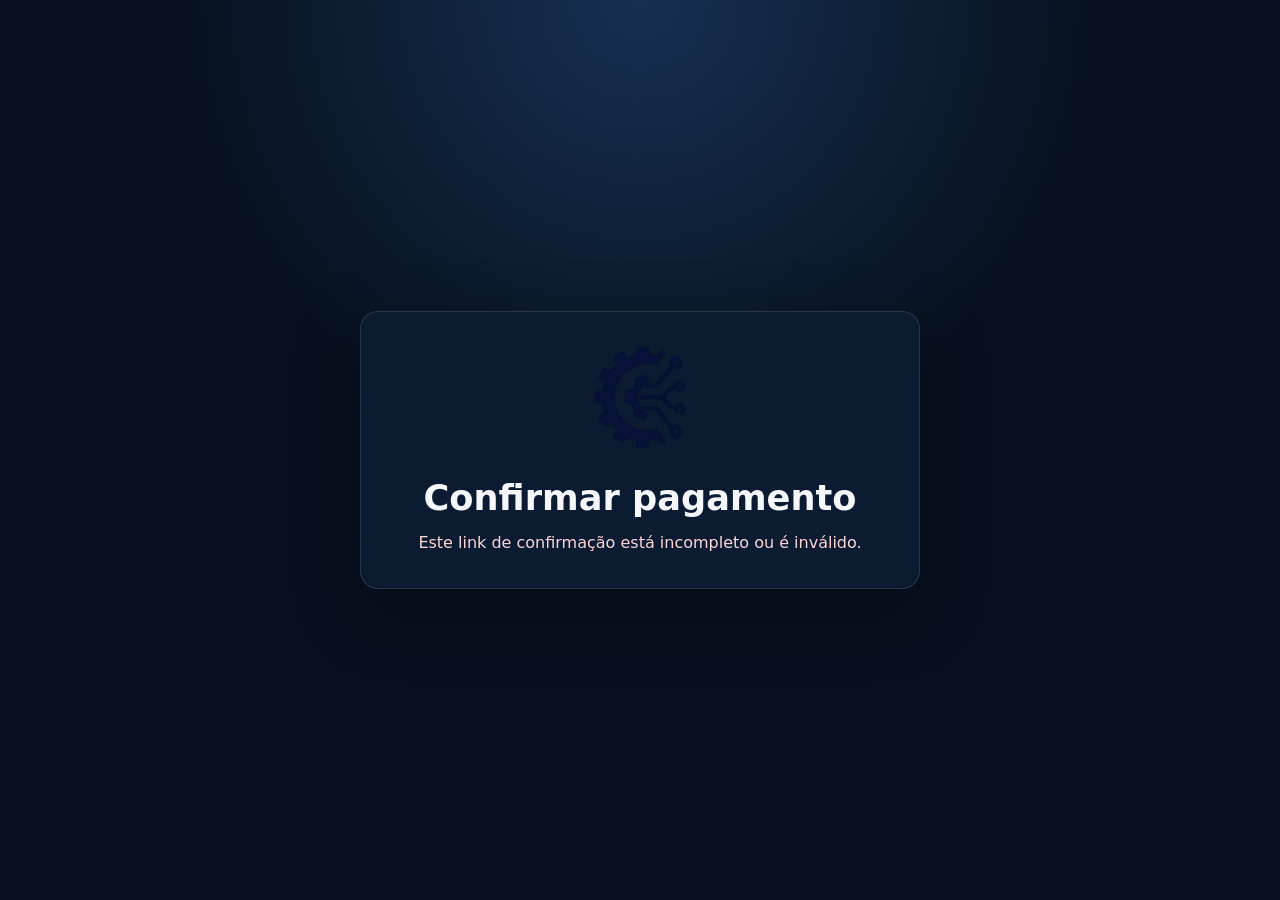
<file: confirmar-pagamento/index.html>
<!doctype html>
<html lang="pt-BR">

<head>
  <meta charset="utf-8" />
  <meta name="viewport" content="width=device-width, initial-scale=1" />
  <meta name="theme-color" content="#07111f" />

  <title>Confirmar pagamento | AutoSITEduc</title>

  <meta
    name="description"
    content="Confirmação administrativa de pagamento do AutoSITEduc."
  />

  <meta name="robots" content="noindex, nofollow, noarchive" />

  <link
    rel="icon"
    href="../assets/favicon.svg"
    type="image/svg+xml"
  />

  <style>
    :root {
      color-scheme: dark;
      font-family:
        Inter,
        ui-sans-serif,
        system-ui,
        -apple-system,
        BlinkMacSystemFont,
        "Segoe UI",
        sans-serif;
    }

    * {
      box-sizing: border-box;
    }

    body {
      min-height: 100vh;
      margin: 0;
      display: grid;
      place-items: center;
      padding: 24px;
      background:
        radial-gradient(circle at top, #163052 0, transparent 42%),
        #07111f;
      color: #f5f7fb;
    }

    main {
      width: min(100%, 560px);
      padding: 32px;
      background: rgba(12, 29, 50, 0.96);
      border: 1px solid rgba(255, 255, 255, 0.12);
      border-radius: 18px;
      box-shadow: 0 24px 70px rgba(0, 0, 0, 0.32);
    }

    .logo-wrapper {
      text-align: center;
    }

    .logo {
      max-width: 190px;
      height: auto;
      margin-bottom: 22px;
    }

    h1 {
      margin: 0 0 12px;
      text-align: center;
      font-size: clamp(1.6rem, 5vw, 2.2rem);
    }

    p {
      color: #cbd6e5;
      line-height: 1.6;
    }

    .status {
      margin: 0;
      text-align: center;
    }

    .loader {
      width: 42px;
      height: 42px;
      margin: 28px auto;
      border: 4px solid rgba(255, 255, 255, 0.18);
      border-top-color: #6eb7ff;
      border-radius: 50%;
      animation: girar 0.8s linear infinite;
    }

    .details {
      display: none;
      margin-top: 24px;
    }

    .details.is-visible {
      display: block;
    }

    .customer-data {
      margin: 22px 0;
      padding: 18px;
      background: rgba(255, 255, 255, 0.06);
      border: 1px solid rgba(255, 255, 255, 0.09);
      border-radius: 10px;
      line-height: 1.8;
    }

    .customer-data strong {
      color: #fff;
    }

    .warning {
      padding: 13px 15px;
      background: rgba(255, 193, 7, 0.13);
      border: 1px solid rgba(255, 193, 7, 0.35);
      border-radius: 9px;
      color: #ffe7a3;
    }

    .button {
      width: 100%;
      margin-top: 20px;
      padding: 14px 20px;
      border: 0;
      border-radius: 8px;
      background: #70bdff;
      color: #07111f;
      font: inherit;
      font-weight: 750;
      cursor: pointer;
    }

    .button:hover {
      filter: brightness(1.06);
    }

    .button:disabled {
      cursor: wait;
      opacity: 0.65;
    }

    .error {
      color: #ffd6d6;
    }

    .success {
      color: #9ce8bd;
    }

    .success-panel {
      display: none;
      margin-top: 22px;
      text-align: center;
    }

    .success-panel.is-visible {
      display: block;
    }

    .success-icon {
      margin-bottom: 10px;
      color: #58d68d;
      font-size: 54px;
      line-height: 1;
    }

    .technical-note {
      margin-top: 20px;
      color: #93a6bd;
      font-size: 0.82rem;
      text-align: center;
    }

    @keyframes girar {
      to {
        transform: rotate(360deg);
      }
    }

    @media (prefers-reduced-motion: reduce) {
      .loader {
        animation: none;
      }
    }
  </style>
</head>

<body>
  <main>
    <div class="logo-wrapper">
      <img
        class="logo"
        src="../assets/logo-autositeduc.png"
        alt="AutoSITEduc"
      />
    </div>

    <h1 id="title">Confirmar pagamento</h1>

    <p class="status" id="status" aria-live="polite">
      Carregando os dados da solicitação...
    </p>

    <div class="loader" id="loader" aria-hidden="true"></div>

    <section class="details" id="details">
      <div class="customer-data">
        <strong>Cliente:</strong>
        <span id="customer-name"></span>
        <br />

        <strong>E-mail:</strong>
        <span id="customer-email"></span>
        <br />

        <strong>Plano:</strong>
        <span id="customer-plan"></span>
        <br />

        <strong>Modalidade:</strong>
        <span id="customer-modality"></span>
        <br />

        <strong>Valor:</strong>
        <span id="customer-value"></span>
      </div>

      <p class="warning">
        Confirme somente após verificar o comprovante do PIX.
      </p>

      <button class="button" id="confirm-button" type="button">
        Confirmar e liberar acesso
      </button>
    </section>

    <section class="success-panel" id="success-panel">
      <div class="success-icon" aria-hidden="true">✓</div>

      <h2>Pagamento confirmado</h2>

      <p>
        O acesso foi liberado e o e-mail de boas-vindas foi enviado.
      </p>

      <p class="technical-note">
        Esta página já pode ser fechada.
      </p>
    </section>

  </main>

  <script>
    (() => {
      "use strict";

      const PUBLIC_WEB_APP_URL =
        "https://script.google.com/macros/s/"
        + "AKfycbzj-u-xc7PQuW1xqw35S5HfOnyrjJ79xbZoBA_rTdckVNKLZv8hfI8OSUvJvY0huHcK"
        + "/exec";

      const API_SOURCE = "autositeduc_payment_api";
      const MAX_STATUS_ATTEMPTS = 20;
      const STATUS_INTERVAL_MS = 1500;

      const sourceParams =
        new URLSearchParams(window.location.search);

      const action =
        (sourceParams.get("action") || "").trim();

      const submissionId =
        (sourceParams.get("submission_id") || "").trim();

      const signature =
        (sourceParams.get("signature") || "").trim();

      const titleElement =
        document.getElementById("title");

      const statusElement =
        document.getElementById("status");

      const loaderElement =
        document.getElementById("loader");

      const detailsElement =
        document.getElementById("details");

      const successPanelElement =
        document.getElementById("success-panel");

      const confirmButton =
        document.getElementById("confirm-button");

      let customerData = null;
      let statusAttempts = 0;

      function setError(message) {
        loaderElement.hidden = true;
        detailsElement.classList.remove("is-visible");
        successPanelElement.classList.remove("is-visible");

        statusElement.textContent = message;
        statusElement.classList.remove("success");
        statusElement.classList.add("error");

        confirmButton.disabled = false;
      }

      function setLoading(message) {
        statusElement.textContent = message;
        statusElement.classList.remove("error", "success");
        loaderElement.hidden = false;
      }

      function setSuccess() {
        loaderElement.hidden = true;
        detailsElement.classList.remove("is-visible");

        titleElement.textContent = "Pagamento confirmado";

        statusElement.textContent =
          "Operação concluída com sucesso.";

        statusElement.classList.remove("error");
        statusElement.classList.add("success");

        successPanelElement.classList.add("is-visible");
      }

      function fillCustomerData(data) {
        document.getElementById("customer-name").textContent =
          data.name || "—";

        document.getElementById("customer-email").textContent =
          data.email || "—";

        document.getElementById("customer-plan").textContent =
          data.commercialName || "—";

        document.getElementById("customer-modality").textContent =
          data.modality || "—";

        document.getElementById("customer-value").textContent =
          data.formattedValue || "—";
      }

      async function requestPaymentData(onComplete) {
        try {
          const requestUrl = new URL(PUBLIC_WEB_APP_URL);

          requestUrl.searchParams.set("api", "payment");
          requestUrl.searchParams.set(
            "action",
            "confirm_payment",
          );
          requestUrl.searchParams.set(
            "submission_id",
            submissionId,
          );
          requestUrl.searchParams.set(
            "signature",
            signature,
          );
          requestUrl.searchParams.set(
            "_",
            String(Date.now()),
          );

          const response = await fetch(
            requestUrl.toString(),
            {
              method: "GET",
              mode: "cors",
              credentials: "omit",
              cache: "no-store",
            },
          );

          if (!response.ok) {
            throw new Error(
              `Falha na consulta: HTTP ${response.status}.`,
            );
          }

          const payload = await response.json();

          if (
            !payload
            || payload.source !== API_SOURCE
          ) {
            throw new Error(
              "A resposta recebida é inválida.",
            );
          }

          if (!payload.ok) {
            throw new Error(
              payload.error
              || "A operação não pôde ser concluída.",
            );
          }

          onComplete(null, payload.data || {});
        } catch (error) {
          onComplete(
            new Error(
              error && error.message
                ? error.message
                : "Não foi possível acessar o serviço de confirmação.",
            ),
          );
        }
      }

      function showReview(data) {
        customerData = data;

        if (
          data.paymentStatus === "confirmado"
          && data.welcomeStatus === "enviada"
        ) {
          setSuccess();
          return;
        }

        fillCustomerData(data);

        if (!data.executeSignature) {
          setError(
            "Não foi possível preparar a autorização da confirmação.",
          );
          return;
        }

        loaderElement.hidden = true;

        statusElement.textContent =
          "Revise os dados antes de liberar o acesso.";

        detailsElement.classList.add("is-visible");
      }

      function pollConfirmationStatus() {
        requestPaymentData((error, data) => {
          if (error) {
            setError(error.message);
            return;
          }

          if (
            data.paymentStatus === "confirmado"
            && data.welcomeStatus === "enviada"
          ) {
            setSuccess();
            return;
          }

          statusAttempts += 1;

          if (statusAttempts >= MAX_STATUS_ATTEMPTS) {
            setError(
              "A confirmação foi enviada, mas o resultado ainda não foi identificado. Recarregue esta página para consultar novamente.",
            );
            return;
          }

          window.setTimeout(
            pollConfirmationStatus,
            STATUS_INTERVAL_MS,
          );
        });
      }

      function executePaymentConfirmation() {
        if (
          !customerData
          || !customerData.executeSignature
        ) {
          setError(
            "Os dados da confirmação não estão disponíveis.",
          );
          return;
        }

        confirmButton.disabled = true;

        detailsElement.classList.remove("is-visible");

        setLoading(
          "Confirmando o pagamento e liberando o acesso...",
        );

        const requestBody = new URLSearchParams();

        requestBody.set("api", "payment");
        requestBody.set(
          "action",
          "execute_payment_confirmation",
        );
        requestBody.set(
          "submission_id",
          submissionId,
        );
        requestBody.set(
          "signature",
          customerData.executeSignature,
        );

        fetch(
          PUBLIC_WEB_APP_URL,
          {
            method: "POST",
            mode: "no-cors",
            credentials: "omit",
            cache: "no-store",
            headers: {
              "Content-Type":
                "application/x-www-form-urlencoded;charset=UTF-8",
            },
            body: requestBody.toString(),
          },
        ).catch(() => {
          // A resposta é opaca em no-cors.
          // O resultado real é verificado por polling JSONP.
        });

        statusAttempts = 0;

        window.setTimeout(
          pollConfirmationStatus,
          STATUS_INTERVAL_MS,
        );
      }

      if (
        action !== "confirm_payment"
        || !submissionId
        || !signature
      ) {
        setError(
          "Este link de confirmação está incompleto ou é inválido.",
        );
        return;
      }

      confirmButton.addEventListener(
        "click",
        executePaymentConfirmation,
      );

      requestPaymentData((error, data) => {
        if (error) {
          setError(error.message);
          return;
        }

        showReview(data);
      });
    })();
  </script>
</body>

</html>
</file>
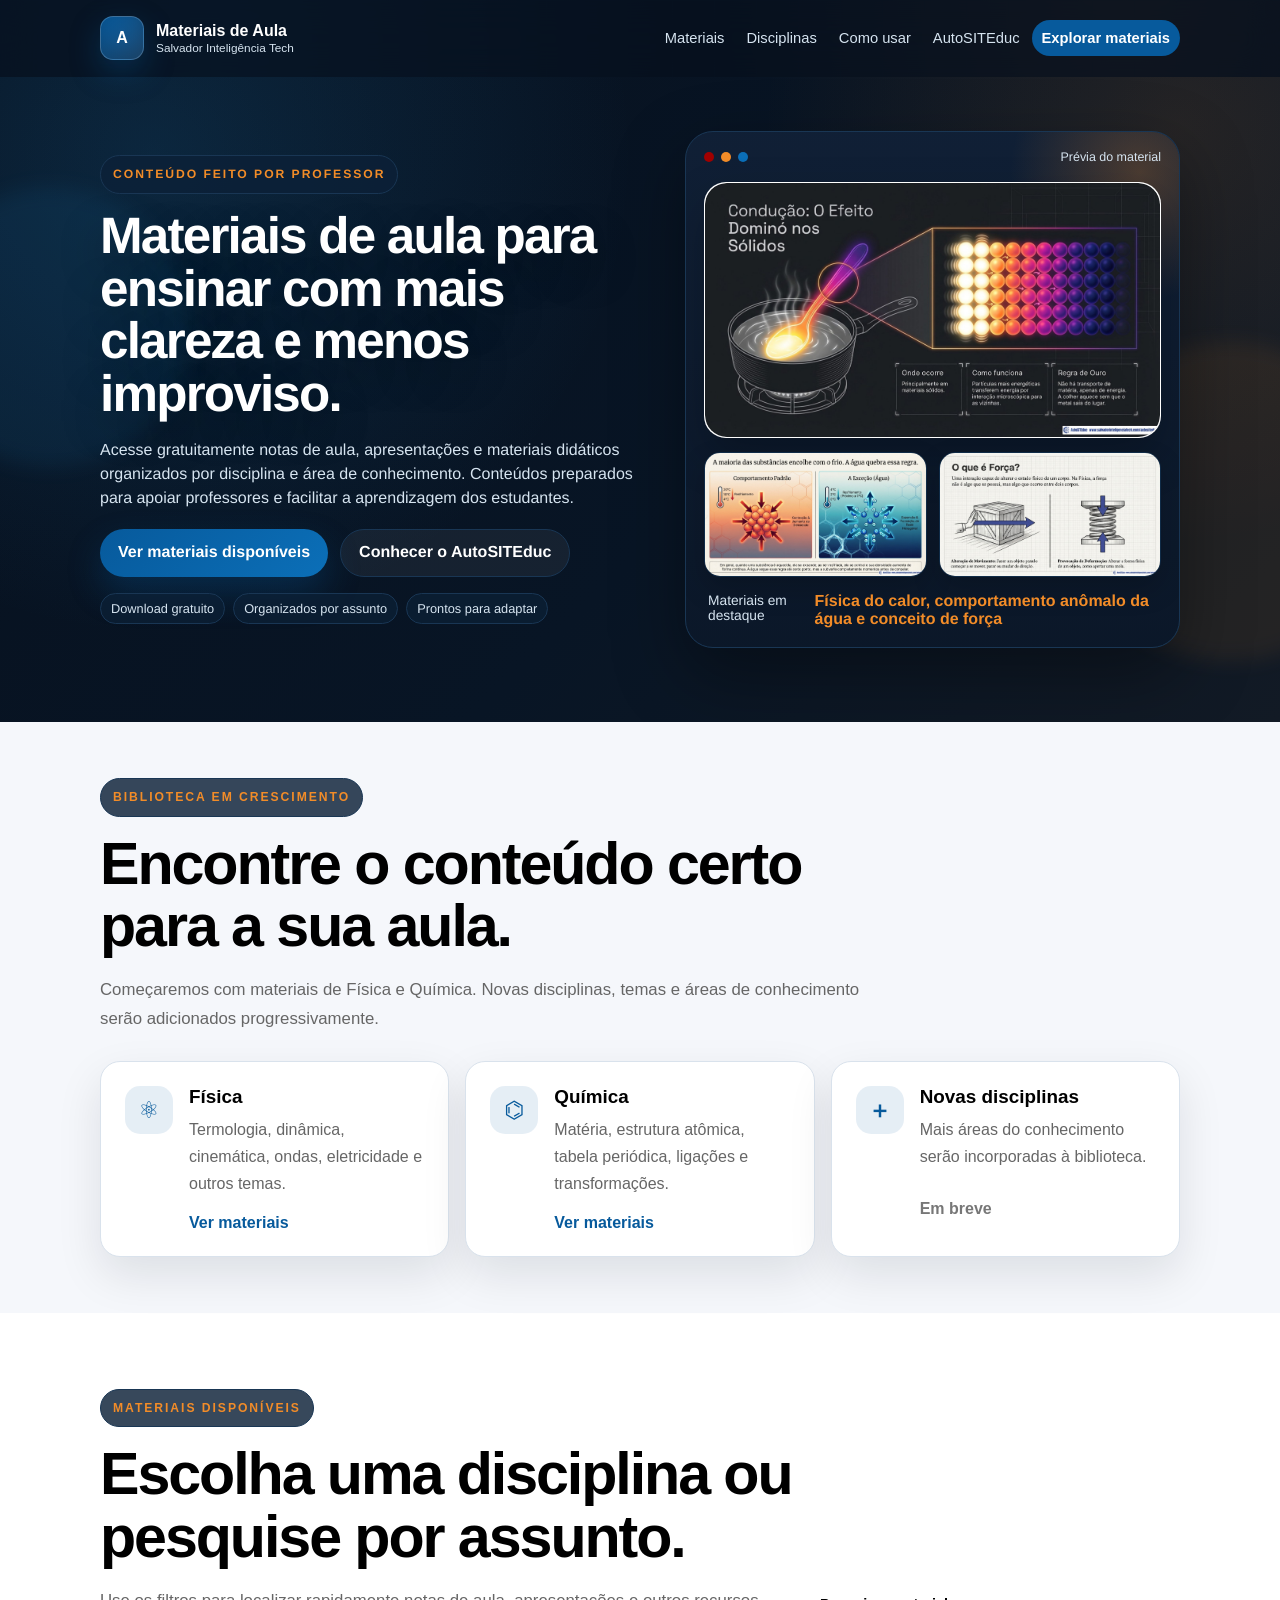
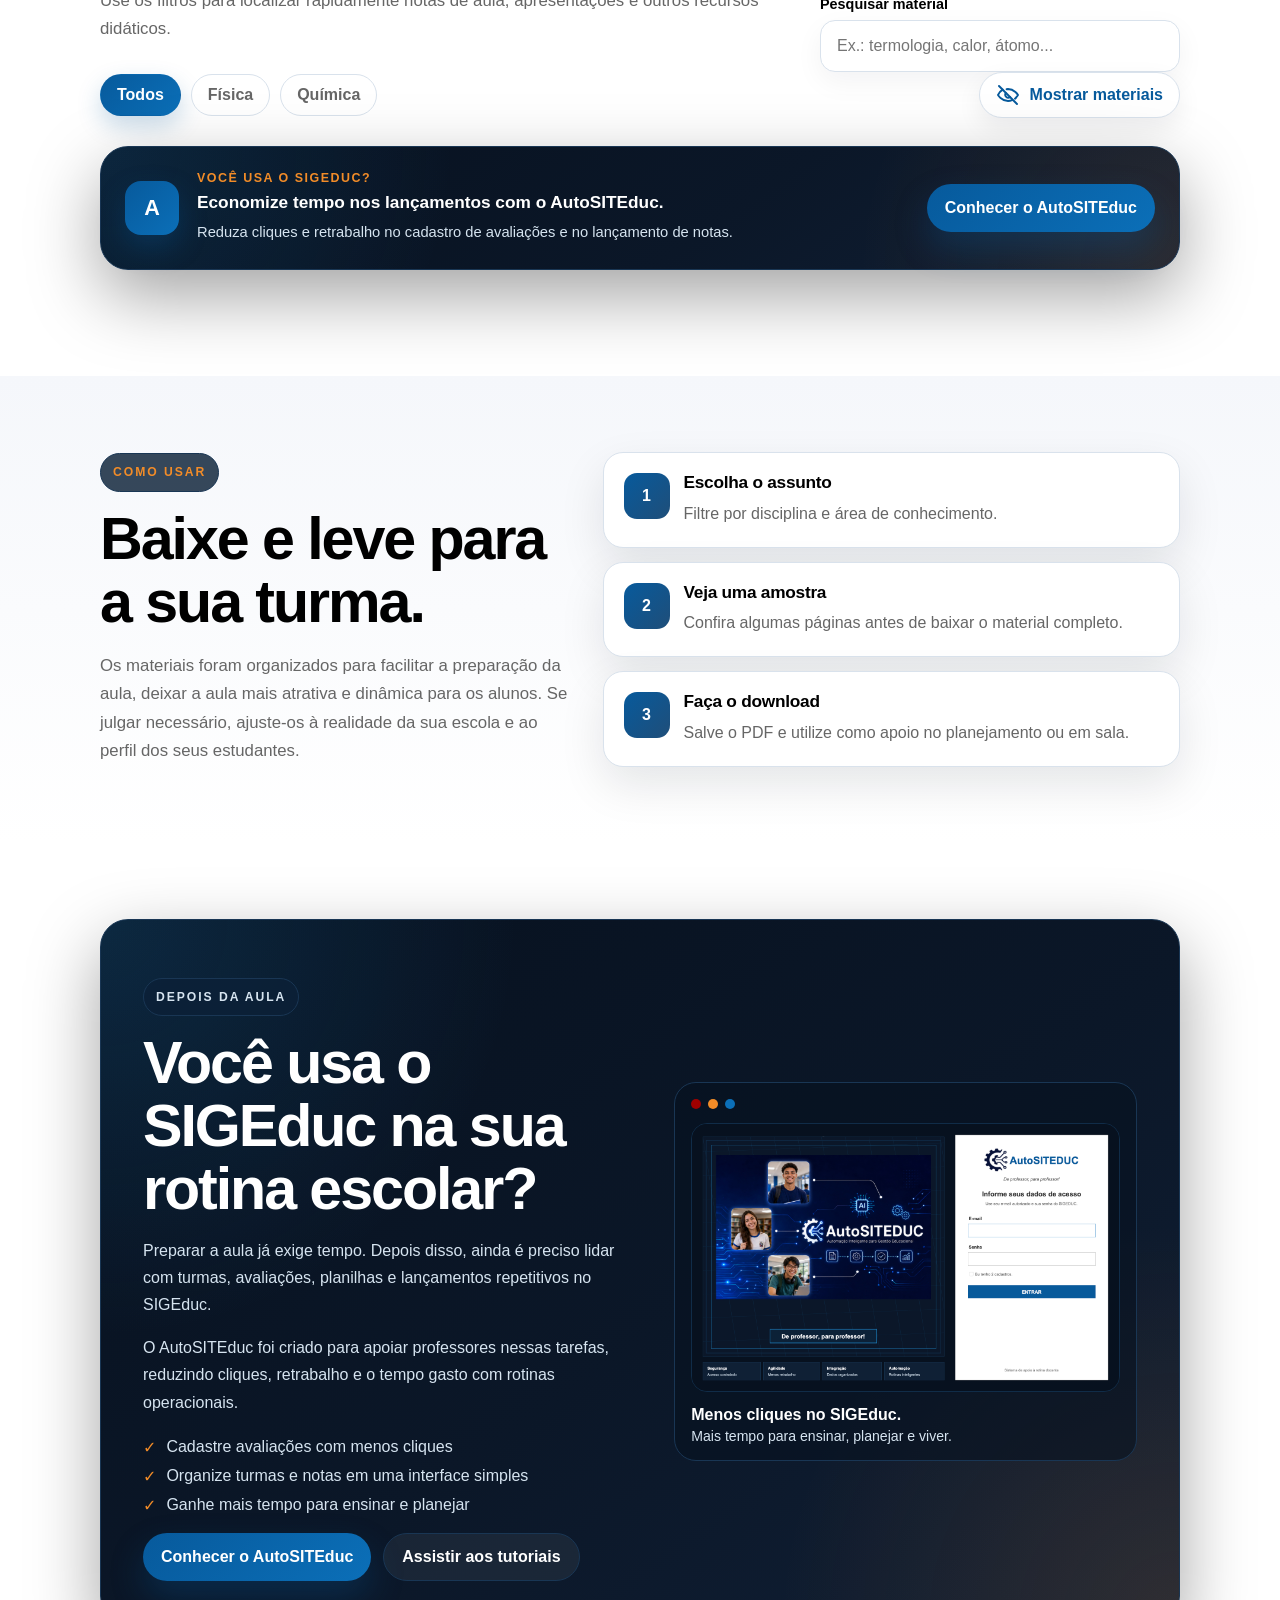
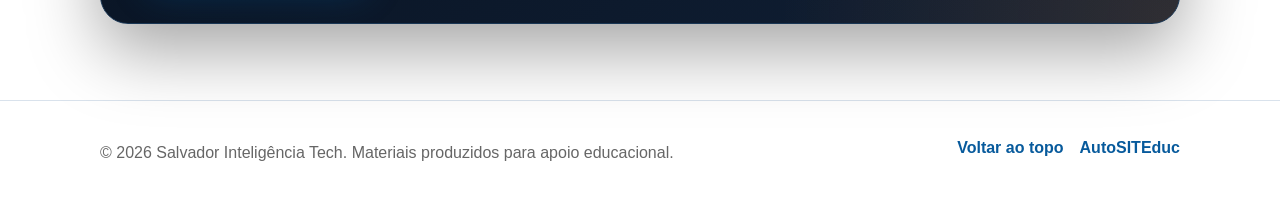
<file: materiaisdeaula/index.html>
<!doctype html>
<html lang="pt-BR">

<head>
  <meta charset="utf-8" />
  <meta name="viewport" content="width=device-width, initial-scale=1" />
  <meta name="theme-color" content="#07111f" />

  <title>Materiais de Aula | Salvador Inteligência Tech</title>

  <meta name="description"
    content="Notas de aula, slides e materiais gratuitos para professores e estudantes. Encontre conteúdos de Física, Química e outras disciplinas." />

  <meta property="og:title" content="Materiais de Aula | Salvador Inteligência Tech" />
  <meta property="og:description"
    content="Materiais didáticos gratuitos, organizados por disciplina e área de conhecimento." />
  <meta property="og:type" content="website" />

  <link rel="icon" href="../assets/favicon.svg" type="image/svg+xml" />
  <link rel="stylesheet" href="../assets/styles.css?v=20260730-hero-layout-fix" />
  <link rel="stylesheet" href="../assets/materiais.css?v=20260730-responsive" />
</head>

<body class="materials-page">
  <a class="skip-link" href="#conteudo">Ir para o conteúdo</a>

  <header class="site-header" data-header>
    <nav class="nav" aria-label="Navegação principal">
      <a class="brand" href="#inicio" aria-label="Materiais de Aula - início">
        <span class="materials-brand-mark" aria-hidden="true">A</span>

        <span class="brand-text">
          <strong>Materiais de Aula</strong>
          <small>Salvador Inteligência Tech</small>
        </span>
      </a>

      <button class="nav-toggle" type="button" aria-expanded="false" aria-controls="menu" data-nav-toggle>
        <span></span>
        <span></span>
        <span></span>
        <span class="sr-only">Abrir menu</span>
      </button>

      <div class="nav-menu" id="menu" data-nav-menu>
        <a href="#materiais">Materiais</a>
        <a href="#disciplinas">Disciplinas</a>
        <a href="#como-usar">Como usar</a>
        <a href="#autositeduc">AutoSITEduc</a>
        <a href="#materiais" class="nav-cta">Explorar materiais</a>
      </div>
    </nav>
  </header>

  <main id="conteudo">
    <section class="hero materials-hero" id="inicio">
      <div class="hero-glow hero-glow-one" aria-hidden="true"></div>
      <div class="hero-glow hero-glow-two" aria-hidden="true"></div>

      <div class="container materials-hero-grid">
        <div class="hero-copy reveal">
          <p class="eyebrow">Conteúdo feito por professor</p>

          <h1 class="hero-title">
            Materiais de aula para ensinar com mais clareza e menos improviso.
          </h1>

          <p class="hero-lead">
            Acesse gratuitamente notas de aula, apresentações e materiais didáticos
            organizados por disciplina e área de conhecimento. Conteúdos preparados
            para apoiar professores e facilitar a aprendizagem dos estudantes.
          </p>

          <div class="hero-actions">
            <a class="button button-primary" href="#materiais">
              Ver materiais disponíveis
            </a>

            <a class="button button-ghost" href="#autositeduc">
              Conhecer o AutoSITEduc
            </a>
          </div>

          <div class="trust-row" aria-label="Características dos materiais">
            <span>Download gratuito</span>
            <span>Organizados por assunto</span>
            <span>Prontos para adaptar</span>
          </div>
        </div>

        <aside class="materials-hero-preview reveal" aria-label="Exemplo de material didático">
          <div class="materials-preview-toolbar">
            <span></span>
            <span></span>
            <span></span>
            <small>Prévia do material</small>
          </div>

          <div class="materials-preview-sheet materials-preview-sheet-photo">
            <img class="materials-preview-image" src="../assets/materiais/fisica/03-f-isica-do-calor-ok/preview-03.jpg"
              alt="Prévia do material Física do calor" />
          </div>

          <div class="materials-preview-thumbs" aria-label="Outras páginas da amostra">
            <img src="../assets/materiais/fisica/02-comportamento-an-omalo-da-agua-ok/preview-02.jpg"
              alt="Prévia do material Comportamento anômalo da água" />
            <img src="../assets/materiais/fisica/00-conceito-de-forca-ok/preview-02.jpg"
              alt="Prévia do material Conceito de força" />
          </div>

          <div class="materials-preview-footer">
            <span>Materiais em destaque</span>
            <strong>Física do calor, comportamento anômalo da água e conceito de força</strong>
          </div>
        </aside>
      </div>
    </section>

    <section class="materials-intro section section-tight" id="disciplinas">
      <div class="container">
        <div class="section-heading reveal">
          <p class="eyebrow">Biblioteca em crescimento</p>

          <h2>Encontre o conteúdo certo para a sua aula.</h2>

          <p>
            Começaremos com materiais de Física e Química. Novas disciplinas,
            temas e áreas de conhecimento serão adicionados progressivamente.
          </p>
        </div>

        <div class="subject-grid">
          <article class="subject-card reveal">
            <span class="subject-icon" aria-hidden="true">⚛</span>
            <div>
              <strong>Física</strong>
              <p>Termologia, dinâmica, cinemática, ondas, eletricidade e outros temas.</p>
            </div>
            <a href="#materiais" data-subject-link="fisica">Ver materiais</a>
          </article>

          <article class="subject-card reveal">
            <span class="subject-icon" aria-hidden="true">⌬</span>
            <div>
              <strong>Química</strong>
              <p>Matéria, estrutura atômica, tabela periódica, ligações e transformações.</p>
            </div>
            <a href="#materiais" data-subject-link="quimica">Ver materiais</a>
          </article>

          <article class="subject-card subject-card-soon reveal">
            <span class="subject-icon" aria-hidden="true">＋</span>
            <div>
              <strong>Novas disciplinas</strong>
              <p>Mais áreas do conhecimento serão incorporadas à biblioteca.</p>
            </div>
            <span class="subject-status">Em breve</span>
          </article>
        </div>
      </div>
    </section>

    <section class="section materials-catalog-section" id="materiais">
      <div class="container">
        <div class="materials-catalog-header reveal">
          <div class="section-heading">
            <p class="eyebrow">Materiais disponíveis</p>

            <h2>Escolha uma disciplina ou pesquise por assunto.</h2>

            <p>
              Use os filtros para localizar rapidamente notas de aula,
              apresentações e outros recursos didáticos.
            </p>
          </div>

          <div class="materials-search">
            <label for="materials-search-input">Pesquisar material</label>
            <input id="materials-search-input" type="search" placeholder="Ex.: termologia, calor, átomo..."
              autocomplete="off" data-material-search />
          </div>
        </div>

        <div class="materials-controls reveal">
          <div class="materials-filters" aria-label="Filtros dos materiais">
            <button class="material-filter is-active" type="button" data-filter="todos">
              Todos
            </button>
            <button class="material-filter" type="button" data-filter="fisica">
              Física
            </button>
            <button class="material-filter" type="button" data-filter="quimica">
              Química
            </button>
          </div>

          <button class="materials-visibility-toggle" type="button" aria-expanded="false" aria-controls="materials-grid"
            data-materials-visibility-toggle>
            <span class="materials-eye" aria-hidden="true">
              <svg class="materials-eye-open" viewBox="0 0 24 24">
                <path d="M2 12s3.5-6 10-6 10 6 10 6-3.5 6-10 6S2 12 2 12Z"></path>
                <circle cx="12" cy="12" r="3"></circle>
              </svg>

              <svg class="materials-eye-closed" viewBox="0 0 24 24">
                <path d="M3 3l18 18"></path>
                <path d="M10.6 6.2A11.7 11.7 0 0 1 12 6c6.5 0 10 6 10 6a17 17 0 0 1-3 3.7"></path>
                <path d="M6.6 6.6C3.6 8.5 2 12 2 12s3.5 6 10 6a10.8 10.8 0 0 0 4.1-.8"></path>
                <path d="M9.9 9.9a3 3 0 0 0 4.2 4.2"></path>
              </svg>
            </span>

            <span data-materials-visibility-label>Mostrar materiais</span>
          </button>
        </div>

        <aside class="catalog-autositeduc-cta reveal" aria-label="Conheça o AutoSITEduc">
          <div class="catalog-autositeduc-icon" aria-hidden="true">A</div>

          <div class="catalog-autositeduc-copy">
            <span>Você usa o SIGEduc?</span>
            <strong>Economize tempo nos lançamentos com o AutoSITEduc.</strong>
            <p>
              Reduza cliques e retrabalho no cadastro de avaliações e no lançamento de notas.
            </p>
          </div>

          <a class="button button-primary" href="../autositeduc/">
            Conhecer o AutoSITEduc
          </a>
        </aside>

        <div class="materials-grid" id="materials-grid" data-materials-grid data-materials-catalog-content
          aria-hidden="true">
          <article class="material-card reveal" data-material-card data-subject="fisica"
            data-search="física introdução ciência fenômenos natureza cotidiano ensino médio">
            <div class="material-cover material-cover-physics">
              <div class="material-cover-top">
                <span>Física</span>
                <span>PDF</span>
              </div>

              <div class="material-cover-content">
                <small>Notas de aula</small>
                <strong>Introdução à Física</strong>
                <p>Introdução à Física</p>
              </div>

              <div class="material-cover-visual" aria-hidden="true">
                <span>F</span>
                <span>∆</span>
                <span>t</span>
              </div>
            </div>

            <div class="material-card-content">
              <div class="material-tags">
                <span>Física</span>
                <span>Introdução à Física</span>
                <span>Ensino Médio</span>
              </div>

              <h3>Introdução à Física</h3>

              <p>Apresentação inicial sobre o objeto de estudo da Física, sua presença no cotidiano e sua importância
                para compreender fenômenos naturais.</p>

              <div class="material-meta">
                <span>Apresentação em PDF</span>
                <span>3 páginas de amostra</span>
              </div>

              <div class="material-actions">
                <button class="button material-preview-button" type="button" data-preview-button
                  data-title="Introdução à Física"
                  data-preview="../assets/materiais/fisica/introduc-ao-f-isica-ok/preview-01.jpg,../assets/materiais/fisica/introduc-ao-f-isica-ok/preview-02.jpg,../assets/materiais/fisica/introduc-ao-f-isica-ok/preview-03.jpg">
                  Ver amostra
                </button>

                <a class="button button-primary" href="../pdfs/fisica/introducao-fisica.pdf" download>
                  Baixar PDF
                </a>
              </div>
            </div>
          </article>

          <article class="material-card reveal" data-material-card data-subject="fisica"
            data-search="física unidades medidas grandezas sistema internacional si instrumentos">
            <div class="material-cover material-cover-physics">
              <div class="material-cover-top">
                <span>Física</span>
                <span>PDF</span>
              </div>

              <div class="material-cover-content">
                <small>Notas de aula</small>
                <strong>Unidades e medidas</strong>
                <p>Grandezas e medidas</p>
              </div>

              <div class="material-cover-visual" aria-hidden="true">
                <span>m</span>
                <span>s</span>
                <span>kg</span>
              </div>
            </div>

            <div class="material-card-content">
              <div class="material-tags">
                <span>Física</span>
                <span>Grandezas e medidas</span>
                <span>Ensino Médio</span>
              </div>

              <h3>Unidades e medidas</h3>

              <p>Grandezas físicas, unidades do Sistema Internacional, instrumentos de medida e representação adequada
                dos resultados.</p>

              <div class="material-meta">
                <span>Apresentação em PDF</span>
                <span>3 páginas de amostra</span>
              </div>

              <div class="material-actions">
                <button class="button material-preview-button" type="button" data-preview-button
                  data-title="Unidades e medidas"
                  data-preview="../assets/materiais/fisica/unidades-e-medidas-ok/preview-01.jpg,../assets/materiais/fisica/unidades-e-medidas-ok/preview-02.jpg,../assets/materiais/fisica/unidades-e-medidas-ok/preview-03.jpg">
                  Ver amostra
                </button>

                <a class="button button-primary" href="../pdfs/fisica/unidades-medidas.pdf" download>
                  Baixar PDF
                </a>
              </div>
            </div>
          </article>

          <article class="material-card reveal" data-material-card data-subject="fisica"
            data-search="física vetores direção sentido intensidade grandezas vetoriais">
            <div class="material-cover material-cover-physics">
              <div class="material-cover-top">
                <span>Física</span>
                <span>PDF</span>
              </div>

              <div class="material-cover-content">
                <small>Notas de aula</small>
                <strong>Vetores</strong>
                <p>Vetores</p>
              </div>

              <div class="material-cover-visual" aria-hidden="true">
                <span>→</span>
                <span>v</span>
                <span>F</span>
              </div>
            </div>

            <div class="material-card-content">
              <div class="material-tags">
                <span>Física</span>
                <span>Vetores</span>
                <span>Ensino Médio</span>
              </div>

              <h3>Vetores</h3>

              <p>Conceitos de direção, sentido, intensidade e representação gráfica de grandezas vetoriais.</p>

              <div class="material-meta">
                <span>Apresentação em PDF</span>
                <span>3 páginas de amostra</span>
              </div>

              <div class="material-actions">
                <button class="button material-preview-button" type="button" data-preview-button data-title="Vetores"
                  data-preview="../assets/materiais/fisica/vetores-ok/preview-01.jpg,../assets/materiais/fisica/vetores-ok/preview-02.jpg,../assets/materiais/fisica/vetores-ok/preview-03.jpg">
                  Ver amostra
                </button>

                <a class="button button-primary" href="../pdfs/fisica/vetores.pdf" download>
                  Baixar PDF
                </a>
              </div>
            </div>
          </article>

          <article class="material-card reveal" data-material-card data-subject="fisica"
            data-search="física adição soma composição vetores regra paralelogramo polígono">
            <div class="material-cover material-cover-physics">
              <div class="material-cover-top">
                <span>Física</span>
                <span>PDF</span>
              </div>

              <div class="material-cover-content">
                <small>Notas de aula</small>
                <strong>Adição de vetores</strong>
                <p>Vetores</p>
              </div>

              <div class="material-cover-visual" aria-hidden="true">
                <span>A</span>
                <span>+</span>
                <span>B</span>
              </div>
            </div>

            <div class="material-card-content">
              <div class="material-tags">
                <span>Física</span>
                <span>Vetores</span>
                <span>Ensino Médio</span>
              </div>

              <h3>Adição de vetores</h3>

              <p>Métodos gráficos para composição e soma de vetores em diferentes direções.</p>

              <div class="material-meta">
                <span>Apresentação em PDF</span>
                <span>3 páginas de amostra</span>
              </div>

              <div class="material-actions">
                <button class="button material-preview-button" type="button" data-preview-button
                  data-title="Adição de vetores"
                  data-preview="../assets/materiais/fisica/adic-ao-de-vetores-ok/preview-01.jpg,../assets/materiais/fisica/adic-ao-de-vetores-ok/preview-02.jpg,../assets/materiais/fisica/adic-ao-de-vetores-ok/preview-03.jpg">
                  Ver amostra
                </button>

                <a class="button button-primary" href="../pdfs/fisica/adicao-vetores.pdf" download>
                  Baixar PDF
                </a>
              </div>
            </div>
          </article>

          <article class="material-card reveal" data-material-card data-subject="fisica"
            data-search="física cinemática espaço posição referencial velocidade aceleração movimento">
            <div class="material-cover material-cover-physics">
              <div class="material-cover-top">
                <span>Física</span>
                <span>PDF</span>
              </div>

              <div class="material-cover-content">
                <small>Notas de aula</small>
                <strong>Espaço, referencial, velocidade e aceleração</strong>
                <p>Cinemática</p>
              </div>

              <div class="material-cover-visual" aria-hidden="true">
                <span>∆s</span>
                <span>v</span>
                <span>a</span>
              </div>
            </div>

            <div class="material-card-content">
              <div class="material-tags">
                <span>Física</span>
                <span>Cinemática</span>
                <span>Ensino Médio</span>
              </div>

              <h3>Espaço, referencial, velocidade e aceleração</h3>

              <p>Introdução aos conceitos fundamentais do movimento, incluindo posição, trajetória, referencial,
                velocidade e aceleração.</p>

              <div class="material-meta">
                <span>Apresentação em PDF</span>
                <span>3 páginas de amostra</span>
              </div>

              <div class="material-actions">
                <button class="button material-preview-button" type="button" data-preview-button
                  data-title="Espaço, referencial, velocidade e aceleração"
                  data-preview="../assets/materiais/fisica/espaco-referencial-velocidade-e-acelerac-ao-ok/preview-01.jpg,../assets/materiais/fisica/espaco-referencial-velocidade-e-acelerac-ao-ok/preview-02.jpg,../assets/materiais/fisica/espaco-referencial-velocidade-e-acelerac-ao-ok/preview-03.jpg">
                  Ver amostra
                </button>

                <a class="button button-primary" href="../pdfs/fisica/espaco-referencial-velocidade-aceleracao.pdf"
                  download>
                  Baixar PDF
                </a>
              </div>
            </div>
          </article>

          <article class="material-card reveal" data-material-card data-subject="fisica"
            data-search="física dinâmica força interação efeitos deformação movimento">
            <div class="material-cover material-cover-physics">
              <div class="material-cover-top">
                <span>Física</span>
                <span>PDF</span>
              </div>

              <div class="material-cover-content">
                <small>Notas de aula</small>
                <strong>Conceito de força</strong>
                <p>Dinâmica</p>
              </div>

              <div class="material-cover-visual" aria-hidden="true">
                <span>F</span>
                <span>→</span>
                <span>m</span>
              </div>
            </div>

            <div class="material-card-content">
              <div class="material-tags">
                <span>Física</span>
                <span>Dinâmica</span>
                <span>Ensino Médio</span>
              </div>

              <h3>Conceito de força</h3>

              <p>Introdução ao conceito de força, seus efeitos e sua representação em situações do cotidiano.</p>

              <div class="material-meta">
                <span>Apresentação em PDF</span>
                <span>3 páginas de amostra</span>
              </div>

              <div class="material-actions">
                <button class="button material-preview-button" type="button" data-preview-button
                  data-title="Conceito de força"
                  data-preview="../assets/materiais/fisica/00-conceito-de-forca-ok/preview-01.jpg,../assets/materiais/fisica/00-conceito-de-forca-ok/preview-02.jpg,../assets/materiais/fisica/00-conceito-de-forca-ok/preview-03.jpg">
                  Ver amostra
                </button>

                <a class="button button-primary" href="../pdfs/fisica/00-conceito-forca.pdf" download>
                  Baixar PDF
                </a>
              </div>
            </div>
          </article>

          <article class="material-card reveal" data-material-card data-subject="fisica"
            data-search="física dinâmica leis de newton inércia força aceleração ação reação">
            <div class="material-cover material-cover-physics">
              <div class="material-cover-top">
                <span>Física</span>
                <span>PDF</span>
              </div>

              <div class="material-cover-content">
                <small>Notas de aula</small>
                <strong>Leis de Newton</strong>
                <p>Dinâmica</p>
              </div>

              <div class="material-cover-visual" aria-hidden="true">
                <span>F</span>
                <span>m</span>
                <span>a</span>
              </div>
            </div>

            <div class="material-card-content">
              <div class="material-tags">
                <span>Física</span>
                <span>Dinâmica</span>
                <span>Ensino Médio</span>
              </div>

              <h3>Leis de Newton</h3>

              <p>Estudo das três leis de Newton e de sua aplicação na análise dos movimentos.</p>

              <div class="material-meta">
                <span>Apresentação em PDF</span>
                <span>3 páginas de amostra</span>
              </div>

              <div class="material-actions">
                <button class="button material-preview-button" type="button" data-preview-button
                  data-title="Leis de Newton"
                  data-preview="../assets/materiais/fisica/01-leis-de-newton-ok/preview-01.jpg,../assets/materiais/fisica/01-leis-de-newton-ok/preview-02.jpg,../assets/materiais/fisica/01-leis-de-newton-ok/preview-03.jpg">
                  Ver amostra
                </button>

                <a class="button button-primary" href="../pdfs/fisica/01-leis-newton.pdf" download>
                  Baixar PDF
                </a>
              </div>
            </div>
          </article>

          <article class="material-card reveal" data-material-card data-subject="fisica"
            data-search="física dinâmica tipos forças peso normal atrito tração elástica">
            <div class="material-cover material-cover-physics">
              <div class="material-cover-top">
                <span>Física</span>
                <span>PDF</span>
              </div>

              <div class="material-cover-content">
                <small>Notas de aula</small>
                <strong>Tipos de forças</strong>
                <p>Dinâmica</p>
              </div>

              <div class="material-cover-visual" aria-hidden="true">
                <span>P</span>
                <span>N</span>
                <span>T</span>
              </div>
            </div>

            <div class="material-card-content">
              <div class="material-tags">
                <span>Física</span>
                <span>Dinâmica</span>
                <span>Ensino Médio</span>
              </div>

              <h3>Tipos de forças</h3>

              <p>Força peso, normal, atrito, tração e outras interações presentes em problemas de dinâmica.</p>

              <div class="material-meta">
                <span>Apresentação em PDF</span>
                <span>3 páginas de amostra</span>
              </div>

              <div class="material-actions">
                <button class="button material-preview-button" type="button" data-preview-button
                  data-title="Tipos de forças"
                  data-preview="../assets/materiais/fisica/02-tipos-de-forcas-ok/preview-01.jpg,../assets/materiais/fisica/02-tipos-de-forcas-ok/preview-02.jpg,../assets/materiais/fisica/02-tipos-de-forcas-ok/preview-03.jpg">
                  Ver amostra
                </button>

                <a class="button button-primary" href="../pdfs/fisica/02-tipos-forcas.pdf" download>
                  Baixar PDF
                </a>
              </div>
            </div>
          </article>

          <article class="material-card reveal" data-material-card data-subject="fisica"
            data-search="física dinâmica aplicação leis newton diagramas forças exercícios">
            <div class="material-cover material-cover-physics">
              <div class="material-cover-top">
                <span>Física</span>
                <span>PDF</span>
              </div>

              <div class="material-cover-content">
                <small>Notas de aula</small>
                <strong>Aplicações das leis de Newton</strong>
                <p>Dinâmica</p>
              </div>

              <div class="material-cover-visual" aria-hidden="true">
                <span>ΣF</span>
                <span>=</span>
                <span>ma</span>
              </div>
            </div>

            <div class="material-card-content">
              <div class="material-tags">
                <span>Física</span>
                <span>Dinâmica</span>
                <span>Ensino Médio</span>
              </div>

              <h3>Aplicações das leis de Newton</h3>

              <p>Resolução e interpretação de situações envolvendo diagramas de forças e as leis de Newton.</p>

              <div class="material-meta">
                <span>Apresentação em PDF</span>
                <span>3 páginas de amostra</span>
              </div>

              <div class="material-actions">
                <button class="button material-preview-button" type="button" data-preview-button
                  data-title="Aplicações das leis de Newton"
                  data-preview="../assets/materiais/fisica/03-aplicac-ao-das-leis-de-newton-ok/preview-01.jpg,../assets/materiais/fisica/03-aplicac-ao-das-leis-de-newton-ok/preview-02.jpg,../assets/materiais/fisica/03-aplicac-ao-das-leis-de-newton-ok/preview-03.jpg">
                  Ver amostra
                </button>

                <a class="button button-primary" href="../pdfs/fisica/03-aplicacao-leis-newton.pdf" download>
                  Baixar PDF
                </a>
              </div>
            </div>
          </article>

          <article class="material-card reveal" data-material-card data-subject="fisica"
            data-search="física termologia termometria temperatura escalas celsius fahrenheit kelvin conversões">
            <div class="material-cover material-cover-physics">
              <div class="material-cover-top">
                <span>Física</span>
                <span>PDF</span>
              </div>

              <div class="material-cover-content">
                <small>Notas de aula</small>
                <strong>Termometria, escalas e conversões</strong>
                <p>Termologia</p>
              </div>

              <div class="material-cover-visual" aria-hidden="true">
                <span>°C</span>
                <span>°F</span>
                <span>K</span>
              </div>
            </div>

            <div class="material-card-content">
              <div class="material-tags">
                <span>Física</span>
                <span>Termologia</span>
                <span>Ensino Médio</span>
              </div>

              <h3>Termometria, escalas e conversões</h3>

              <p>Temperatura, equilíbrio térmico, escalas Celsius, Fahrenheit e Kelvin, além de conversões entre
                escalas.</p>

              <div class="material-meta">
                <span>Apresentação em PDF</span>
                <span>3 páginas de amostra</span>
              </div>

              <div class="material-actions">
                <button class="button material-preview-button" type="button" data-preview-button
                  data-title="Termometria, escalas e conversões"
                  data-preview="../assets/materiais/fisica/00-termometria-escalas-e-convers-oes-ok/preview-01.jpg,../assets/materiais/fisica/00-termometria-escalas-e-convers-oes-ok/preview-02.jpg,../assets/materiais/fisica/00-termometria-escalas-e-convers-oes-ok/preview-03.jpg">
                  Ver amostra
                </button>

                <a class="button button-primary" href="../pdfs/fisica/00-termometria-escalas-conversoes.pdf" download>
                  Baixar PDF
                </a>
              </div>
            </div>
          </article>

          <article class="material-card reveal" data-material-card data-subject="fisica"
            data-search="física termologia dilatação térmica linear superficial volumétrica">
            <div class="material-cover material-cover-physics">
              <div class="material-cover-top">
                <span>Física</span>
                <span>PDF</span>
              </div>

              <div class="material-cover-content">
                <small>Notas de aula</small>
                <strong>Dilatação térmica</strong>
                <p>Termologia</p>
              </div>

              <div class="material-cover-visual" aria-hidden="true">
                <span>∆L</span>
                <span>α</span>
                <span>∆T</span>
              </div>
            </div>

            <div class="material-card-content">
              <div class="material-tags">
                <span>Física</span>
                <span>Termologia</span>
                <span>Ensino Médio</span>
              </div>

              <h3>Dilatação térmica</h3>

              <p>Dilatação de sólidos e líquidos, variação das dimensões e aplicações no cotidiano.</p>

              <div class="material-meta">
                <span>Apresentação em PDF</span>
                <span>3 páginas de amostra</span>
              </div>

              <div class="material-actions">
                <button class="button material-preview-button" type="button" data-preview-button
                  data-title="Dilatação térmica"
                  data-preview="../assets/materiais/fisica/01-dilatac-ao-t-ermica-ok/preview-01.jpg,../assets/materiais/fisica/01-dilatac-ao-t-ermica-ok/preview-02.jpg,../assets/materiais/fisica/01-dilatac-ao-t-ermica-ok/preview-03.jpg">
                  Ver amostra
                </button>

                <a class="button button-primary" href="../pdfs/fisica/01-dilatacao-termica.pdf" download>
                  Baixar PDF
                </a>
              </div>
            </div>
          </article>

          <article class="material-card reveal" data-material-card data-subject="fisica"
            data-search="física termologia comportamento anômalo água densidade volume temperatura">
            <div class="material-cover material-cover-physics">
              <div class="material-cover-top">
                <span>Física</span>
                <span>PDF</span>
              </div>

              <div class="material-cover-content">
                <small>Notas de aula</small>
                <strong>Comportamento anômalo da água</strong>
                <p>Termologia</p>
              </div>

              <div class="material-cover-visual" aria-hidden="true">
                <span>H₂O</span>
                <span>ρ</span>
                <span>4°C</span>
              </div>
            </div>

            <div class="material-card-content">
              <div class="material-tags">
                <span>Física</span>
                <span>Termologia</span>
                <span>Ensino Médio</span>
              </div>

              <h3>Comportamento anômalo da água</h3>

              <p>Análise da variação de volume e densidade da água entre 0 °C e 4 °C e suas consequências na natureza.
              </p>

              <div class="material-meta">
                <span>Apresentação em PDF</span>
                <span>3 páginas de amostra</span>
              </div>

              <div class="material-actions">
                <button class="button material-preview-button" type="button" data-preview-button
                  data-title="Comportamento anômalo da água"
                  data-preview="../assets/materiais/fisica/02-comportamento-an-omalo-da-agua-ok/preview-01.jpg,../assets/materiais/fisica/02-comportamento-an-omalo-da-agua-ok/preview-02.jpg,../assets/materiais/fisica/02-comportamento-an-omalo-da-agua-ok/preview-03.jpg">
                  Ver amostra
                </button>

                <a class="button button-primary" href="../pdfs/fisica/02-comportamento-anomalo-agua.pdf" download>
                  Baixar PDF
                </a>
              </div>
            </div>
          </article>

          <article class="material-card reveal" data-material-card data-subject="fisica"
            data-search="física calorimetria calor energia térmica equilíbrio transferência condução convecção radiação">
            <div class="material-cover material-cover-physics">
              <div class="material-cover-top">
                <span>Física</span>
                <span>PDF</span>
              </div>

              <div class="material-cover-content">
                <small>Notas de aula</small>
                <strong>Física do calor</strong>
                <p>Calorimetria</p>
              </div>

              <div class="material-cover-visual" aria-hidden="true">
                <span>Q</span>
                <span>T</span>
                <span>E</span>
              </div>
            </div>

            <div class="material-card-content">
              <div class="material-tags">
                <span>Física</span>
                <span>Calorimetria</span>
                <span>Ensino Médio</span>
              </div>

              <h3>Física do calor</h3>

              <p>Conceitos de calor, energia térmica, equilíbrio térmico e mecanismos de transferência de calor.</p>

              <div class="material-meta">
                <span>Apresentação em PDF</span>
                <span>3 páginas de amostra</span>
              </div>

              <div class="material-actions">
                <button class="button material-preview-button" type="button" data-preview-button
                  data-title="Física do calor"
                  data-preview="../assets/materiais/fisica/03-f-isica-do-calor-ok/preview-01.jpg,../assets/materiais/fisica/03-f-isica-do-calor-ok/preview-02.jpg,../assets/materiais/fisica/03-f-isica-do-calor-ok/preview-03.jpg">
                  Ver amostra
                </button>

                <a class="button button-primary" href="../pdfs/fisica/03-fisica-calor.pdf" download>
                  Baixar PDF
                </a>
              </div>
            </div>
          </article>

          <article class="material-card reveal" data-material-card data-subject="fisica"
            data-search="física calorimetria calor sensível latente mudanças estado curvas aquecimento">
            <div class="material-cover material-cover-physics">
              <div class="material-cover-top">
                <span>Física</span>
                <span>PDF</span>
              </div>

              <div class="material-cover-content">
                <small>Notas de aula</small>
                <strong>Calor e curvas de aquecimento</strong>
                <p>Calorimetria</p>
              </div>

              <div class="material-cover-visual" aria-hidden="true">
                <span>Q</span>
                <span>L</span>
                <span>∆T</span>
              </div>
            </div>

            <div class="material-card-content">
              <div class="material-tags">
                <span>Física</span>
                <span>Calorimetria</span>
                <span>Ensino Médio</span>
              </div>

              <h3>Calor e curvas de aquecimento</h3>

              <p>Calor sensível, calor latente, mudanças de estado físico e interpretação de curvas de aquecimento.</p>

              <div class="material-meta">
                <span>Apresentação em PDF</span>
                <span>3 páginas de amostra</span>
              </div>

              <div class="material-actions">
                <button class="button material-preview-button" type="button" data-preview-button
                  data-title="Calor e curvas de aquecimento"
                  data-preview="../assets/materiais/fisica/04-calor-e-curvas-de-aquecimento-ok/preview-01.jpg,../assets/materiais/fisica/04-calor-e-curvas-de-aquecimento-ok/preview-02.jpg,../assets/materiais/fisica/04-calor-e-curvas-de-aquecimento-ok/preview-03.jpg">
                  Ver amostra
                </button>

                <a class="button button-primary" href="../pdfs/fisica/04-calor-curvas-aquecimento.pdf" download>
                  Baixar PDF
                </a>
              </div>
            </div>
          </article>

          <article class="material-card reveal" data-material-card data-subject="fisica"
            data-search="física calorimetria troca calor corpos equilíbrio térmico sistema isolado">
            <div class="material-cover material-cover-physics">
              <div class="material-cover-top">
                <span>Física</span>
                <span>PDF</span>
              </div>

              <div class="material-cover-content">
                <small>Notas de aula</small>
                <strong>Troca de calor</strong>
                <p>Calorimetria</p>
              </div>

              <div class="material-cover-visual" aria-hidden="true">
                <span>Q₁</span>
                <span>+</span>
                <span>Q₂</span>
              </div>
            </div>

            <div class="material-card-content">
              <div class="material-tags">
                <span>Física</span>
                <span>Calorimetria</span>
                <span>Ensino Médio</span>
              </div>

              <h3>Troca de calor</h3>

              <p>Trocas de energia térmica entre corpos, equilíbrio térmico e resolução de problemas de calorimetria.
              </p>

              <div class="material-meta">
                <span>Apresentação em PDF</span>
                <span>3 páginas de amostra</span>
              </div>

              <div class="material-actions">
                <button class="button material-preview-button" type="button" data-preview-button
                  data-title="Troca de calor"
                  data-preview="../assets/materiais/fisica/05-troca-de-calor-ok/preview-01.jpg,../assets/materiais/fisica/05-troca-de-calor-ok/preview-02.jpg,../assets/materiais/fisica/05-troca-de-calor-ok/preview-03.jpg">
                  Ver amostra
                </button>

                <a class="button button-primary" href="../pdfs/fisica/05-troca-calor.pdf" download>
                  Baixar PDF
                </a>
              </div>
            </div>
          </article>
        </div>

        <p class="materials-empty-state" data-empty-state hidden>
          Nenhum material foi encontrado com os filtros selecionados.
        </p>
      </div>
    </section>

    <section class="section materials-how-section" id="como-usar">
      <div class="container split-grid">
        <div class="reveal">
          <p class="eyebrow">Como usar</p>

          <h2>Baixe e leve para a sua turma.</h2>

          <p class="materials-section-lead">
            Os materiais foram organizados para facilitar a preparação da aula, deixar a aula mais atrativa e dinâmica
            para os alunos. Se julgar necessário, ajuste-os à realidade da sua escola e ao perfil dos seus estudantes.
          </p>
        </div>

        <div class="timeline reveal">
          <div class="timeline-item">
            <span>1</span>
            <div>
              <h3>Escolha o assunto</h3>
              <p>Filtre por disciplina e área de conhecimento.</p>
            </div>
          </div>

          <div class="timeline-item">
            <span>2</span>
            <div>
              <h3>Veja uma amostra</h3>
              <p>Confira algumas páginas antes de baixar o material completo.</p>
            </div>
          </div>

          <div class="timeline-item">
            <span>3</span>
            <div>
              <h3>Faça o download</h3>
              <p>Salve o PDF e utilize como apoio no planejamento ou em sala.</p>
            </div>
          </div>
        </div>
      </div>
    </section>

    <section class="section autositeduc-promo-section" id="autositeduc">
      <div class="container">
        <div class="autositeduc-promo-card reveal">
          <div class="autositeduc-promo-copy">
            <p class="eyebrow">Depois da aula</p>

            <h2>Você usa o SIGEduc na sua rotina escolar?</h2>

            <p>
              Preparar a aula já exige tempo. Depois disso, ainda é preciso lidar
              com turmas, avaliações, planilhas e lançamentos repetitivos no
              SIGEduc.
            </p>

            <p>
              O AutoSITEduc foi criado para apoiar professores nessas tarefas,
              reduzindo cliques, retrabalho e o tempo gasto com rotinas
              operacionais.
            </p>

            <div class="autositeduc-promo-points">
              <span>Cadastre avaliações com menos cliques</span>
              <span>Organize turmas e notas em uma interface simples</span>
              <span>Ganhe mais tempo para ensinar e planejar</span>
            </div>

            <div class="hero-actions">
              <a class="button button-primary" href="../autositeduc/">
                Conhecer o AutoSITEduc
              </a>

              <a class="button autositeduc-secondary-button" href="../autositeduc/#tutoriais">
                Assistir aos tutoriais
              </a>
            </div>
          </div>

          <div class="autositeduc-promo-visual" aria-label="Apresentação do AutoSITEduc">
            <div class="preview-window-bar">
              <span></span>
              <span></span>
              <span></span>
            </div>

            <img src="../assets/login-tela.jpg" alt="Tela de login do software AutoSITEduc" />

            <div class="autositeduc-promo-caption">
              <strong>Menos cliques no SIGEduc.</strong>
              <span>Mais tempo para ensinar, planejar e viver.</span>
            </div>
          </div>
        </div>
      </div>
    </section>
  </main>

  <div class="material-modal" data-material-modal hidden>
    <div class="material-modal-backdrop" data-modal-close></div>

    <section class="material-modal-dialog" role="dialog" aria-modal="true" aria-labelledby="material-modal-title">
      <div class="material-modal-header">
        <div>
          <small>Amostra do material</small>
          <strong id="material-modal-title" data-modal-title>Material</strong>
        </div>

        <button class="material-modal-close" type="button" aria-label="Fechar prévia" data-modal-close>
          ×
        </button>
      </div>

      <div class="material-modal-content" data-modal-content></div>
    </section>
  </div>

  <footer class="footer">
    <div class="container footer-grid">
      <p>
        © <span data-year></span> Salvador Inteligência Tech.
        Materiais produzidos para apoio educacional.
      </p>

      <div class="materials-footer-links">
        <a href="#inicio">Voltar ao topo</a>
        <a href="../autositeduc/">AutoSITEduc</a>
      </div>
    </div>
  </footer>

  <script src="../assets/main.js?v=20260730-faq-fix"></script>
  <script src="../assets/materiais.js?v=20260730-responsive"></script>
</body>

</html>
</file>
<file: assets/styles.css>
:root {
  /* Paleta alinhada ao tema visual do AutoSITEduc */
  --bg: #07111f;
  --panel: #0b1728;
  --panel-2: #101f35;

  --brand-blue: #075a9c;
  --brand-blue-hover: #0b6fb8;
  --header-blue: #1f4e79;

  --accent: #f28c28;
  --accent-2: #1f86c7;

  --content-bg: #f5f7fb;
  --content-card: #ffffff;
  --content-border: #d9e2ec;

  --text: #333333;
  --text-dark: #000000;
  --muted: #666666;
  --muted-2: #777777;

  --text-on-dark: #ffffff;
  --text-soft-on-dark: #d6e4f0;

  --hero-border: #193654;
  --hero-inner-border: #102c48;
  --hero-grid-1: #0f2b45;
  --hero-grid-2: #0c263e;
  --hero-badge: #0c2037;

  --danger: #a00000;
  --logout: #d35400;

  --line-dark: rgba(214, 228, 240, 0.16);
  --line-light: #d9e2ec;

  --shadow-dark: 0 26px 70px rgba(0, 0, 0, 0.36);
  --shadow-card: 0 18px 45px rgba(7, 17, 31, 0.1);

  --radius-xl: 28px;
  --radius-lg: 20px;
  --radius-md: 14px;

  --max: 1120px;
}

/* Reset básico */
* {
  box-sizing: border-box;
}

html {
  scroll-behavior: smooth;
}

body {
  margin: 0;
  min-height: 100vh;
  font-family:
    Arial,
    ui-sans-serif,
    system-ui,
    -apple-system,
    BlinkMacSystemFont,
    "Segoe UI",
    sans-serif;
  color: var(--text);
  background: var(--content-bg);
}

body::before {
  content: "";
  position: fixed;
  inset: 0;
  z-index: -2;
  background:
    radial-gradient(
      circle at 16% 6%,
      rgba(31, 134, 199, 0.22),
      transparent 28rem
    ),
    radial-gradient(
      circle at 88% 0%,
      rgba(242, 140, 40, 0.18),
      transparent 25rem
    ),
    linear-gradient(180deg, var(--bg) 0 760px, var(--content-bg) 760px 100%);
}

body::after {
  content: "";
  position: fixed;
  inset: 0;
  z-index: -1;
  opacity: 0.24;
  background-image:
    linear-gradient(rgba(15, 43, 69, 0.7) 1px, transparent 1px),
    linear-gradient(90deg, rgba(12, 38, 62, 0.7) 1px, transparent 1px);
  background-size: 42px 42px;
  mask-image: linear-gradient(180deg, #000 0 620px, transparent 900px);
  pointer-events: none;
}

a {
  color: inherit;
  text-decoration: none;
}

p {
  color: var(--muted);
  line-height: 1.7;
  margin: 0;
}

h1,
h2,
h3 {
  margin: 0;
  line-height: 1.06;
  letter-spacing: -0.035em;
}

h1 {
  color: var(--text-on-dark);
  font-size: clamp(2.55rem, 11vw, 5.7rem);
}

h2 {
  color: var(--text-dark);
  font-size: clamp(1.95rem, 7vw, 3.7rem);
}

h3 {
  color: var(--text-dark);
  font-size: 1.08rem;
  letter-spacing: -0.015em;
}

/* Correção forte do contraste do hero */
.hero h1,
.hero h1 *,
.hero-title,
.hero-title * {
  color: var(--text-on-dark) !important;
  -webkit-text-fill-color: var(--text-on-dark) !important;
  text-shadow: 0 16px 42px rgba(0, 0, 0, 0.35);
}

.hero .hero-lead,
.hero .hero-lead * {
  color: var(--text-soft-on-dark) !important;
  -webkit-text-fill-color: var(--text-soft-on-dark) !important;
}

.container {
  width: min(100% - 32px, var(--max));
  margin-inline: auto;
}

.skip-link,
.sr-only {
  position: absolute;
  width: 1px;
  height: 1px;
  padding: 0;
  margin: -1px;
  overflow: hidden;
  clip: rect(0, 0, 0, 0);
  white-space: nowrap;
  border: 0;
}

.skip-link:focus {
  position: fixed;
  z-index: 999;
  width: auto;
  height: auto;
  margin: 16px;
  padding: 12px 16px;
  background: var(--content-card);
  color: var(--bg);
  border-radius: 999px;
  clip: auto;
}

/* Header */
.site-header {
  position: sticky;
  top: 0;
  z-index: 50;
  backdrop-filter: blur(18px);
  background: rgba(7, 17, 31, 0.78);
  border-bottom: 1px solid transparent;
  transition:
    border-color 0.2s ease,
    background 0.2s ease;
}

.site-header.is-scrolled {
  border-bottom-color: var(--hero-border);
  background: rgba(7, 17, 31, 0.92);
}

.nav {
  width: min(100% - 32px, var(--max));
  margin-inline: auto;
  min-height: 76px;
  display: flex;
  align-items: center;
  justify-content: space-between;
  gap: 18px;
}

.brand {
  display: inline-flex;
  align-items: center;
  gap: 12px;
}

.brand-mark {
  width: 44px;
  height: 44px;
  display: grid;
  place-items: center;
  border-radius: 13px;
  color: var(--text-on-dark);
  font-weight: 900;
  background: linear-gradient(135deg, var(--brand-blue), var(--header-blue));
  border: 1px solid rgba(214, 228, 240, 0.2);
  box-shadow:
    0 12px 30px rgba(7, 90, 156, 0.34),
    inset 0 -8px 18px rgba(0, 0, 0, 0.16);
}

.brand-text {
  display: grid;
  gap: 1px;
}

.brand-text strong {
  color: var(--text-on-dark);
  font-size: 1rem;
}

.brand-text small {
  color: var(--text-soft-on-dark);
  font-size: 0.74rem;
}

.nav-menu {
  display: flex;
  align-items: center;
  gap: 8px;
}

.nav-menu a {
  color: var(--text-soft-on-dark);
  padding: 10px 14px;
  border-radius: 999px;
  font-size: 0.94rem;
  transition:
    color 0.2s ease,
    background 0.2s ease;
}

.nav-menu a:hover {
  color: var(--text-on-dark);
  background: rgba(255, 255, 255, 0.08);
}

.nav-menu .nav-cta {
  color: var(--text-on-dark);
  background: var(--brand-blue);
  font-weight: 800;
}

.nav-menu .nav-cta:hover {
  color: var(--text-on-dark);
  background: var(--brand-blue-hover);
}

.nav-toggle {
  display: none;
  width: 44px;
  height: 44px;
  border: 1px solid var(--hero-border);
  border-radius: 14px;
  background: rgba(255, 255, 255, 0.06);
}

.nav-toggle span:not(.sr-only) {
  display: block;
  width: 18px;
  height: 2px;
  background: var(--text-on-dark);
  margin: 4px auto;
  border-radius: 999px;
}

/* Hero */
.hero {
  position: relative;
  overflow: hidden;
  padding: 54px 0 80px;
}

.hero-grid {
  display: grid;
  gap: 34px;
  align-items: center;
}

.eyebrow {
  display: inline-flex;
  width: fit-content;
  color: var(--accent);
  background: rgba(12, 32, 55, 0.82);
  border: 1px solid var(--hero-border);
  border-radius: 999px;
  padding: 8px 12px;
  text-transform: uppercase;
  letter-spacing: 0.16em;
  font-size: 0.76rem;
  font-weight: 900;
  margin-bottom: 16px;
}

.hero-lead {
  margin-top: 22px;
  color: var(--text-soft-on-dark);
  font-size: clamp(1.06rem, 4vw, 1.25rem);
  max-width: 680px;
}

.hero-actions,
.contact-actions {
  display: flex;
  flex-wrap: wrap;
  gap: 12px;
  margin-top: 28px;
}

.button {
  min-height: 48px;
  display: inline-flex;
  align-items: center;
  justify-content: center;
  padding: 13px 18px;
  border-radius: 999px;
  font-weight: 800;
  transition:
    transform 0.2s ease,
    box-shadow 0.2s ease,
    border-color 0.2s ease,
    background 0.2s ease;
}

.button:hover {
  transform: translateY(-2px);
}

.button-primary {
  color: var(--text-on-dark);
  background: linear-gradient(
    135deg,
    var(--brand-blue),
    var(--brand-blue-hover)
  );
  box-shadow: 0 16px 34px rgba(7, 90, 156, 0.3);
}

.button-primary:hover {
  background: linear-gradient(135deg, var(--brand-blue-hover), var(--accent-2));
}

.button-disabled {
  color: var(--muted-2);
  border: 1px solid var(--content-border);
  background: #f1f1f1;
  box-shadow: none;
  cursor: not-allowed;
}

.button-disabled:hover {
  transform: none;
}

.button-ghost {
  color: var(--text-on-dark);
  border: 1px solid var(--hero-border);
  background: rgba(255, 255, 255, 0.055);
}

.button-ghost:hover {
  border-color: rgba(242, 140, 40, 0.55);
  background: rgba(242, 140, 40, 0.1);
}

.trust-row {
  display: flex;
  flex-wrap: wrap;
  gap: 10px;
  margin-top: 28px;
}

.trust-row span {
  color: var(--text-soft-on-dark);
  border: 1px solid var(--hero-border);
  background: rgba(12, 32, 55, 0.72);
  border-radius: 999px;
  padding: 9px 12px;
  font-size: 0.88rem;
}

.hero-glow {
  position: absolute;
  border-radius: 999px;
  filter: blur(10px);
  opacity: 0.5;
  pointer-events: none;
}

.hero-glow-one {
  width: 280px;
  height: 280px;
  background: rgba(31, 134, 199, 0.2);
  left: -90px;
  top: 110px;
}

.hero-glow-two {
  width: 320px;
  height: 320px;
  background: rgba(242, 140, 40, 0.17);
  right: -110px;
  bottom: 60px;
}

/* Card do produto */
.product-card {
  border: 1px solid var(--hero-border);
  border-radius: var(--radius-xl);
  padding: 18px;
  background:
    linear-gradient(180deg, rgba(16, 31, 53, 0.96), rgba(11, 23, 40, 0.96)),
    linear-gradient(135deg, var(--hero-grid-1), var(--hero-grid-2));
  box-shadow: var(--shadow-dark);
  overflow: hidden;
  position: relative;
}

.product-card::before {
  content: "";
  position: absolute;
  inset: -42% -42% auto auto;
  width: 275px;
  height: 275px;
  background: radial-gradient(
    circle,
    rgba(242, 140, 40, 0.28),
    transparent 70%
  );
}

.window-bar {
  display: flex;
  gap: 7px;
  margin-bottom: 20px;
  position: relative;
}

.window-bar span {
  width: 10px;
  height: 10px;
  border-radius: 999px;
  background: var(--line-dark);
}

.window-bar span:nth-child(1) {
  background: var(--danger);
}

.window-bar span:nth-child(2) {
  background: var(--accent);
}

.window-bar span:nth-child(3) {
  background: var(--brand-blue-hover);
}

.dashboard-top {
  position: relative;
  display: flex;
  align-items: flex-start;
  justify-content: space-between;
  gap: 16px;
  border-bottom: 1px solid var(--hero-inner-border);
  padding-bottom: 18px;
}

.dashboard-top p {
  font-size: 0.85rem;
  color: var(--text-soft-on-dark);
}

.dashboard-top strong {
  display: block;
  margin-top: 5px;
  font-size: 1.45rem;
  letter-spacing: -0.04em;
  color: var(--text-on-dark);
}

.status-pill {
  color: var(--text-on-dark);
  background: var(--accent);
  border-radius: 999px;
  padding: 7px 10px;
  font-size: 0.76rem;
  font-weight: 900;
}

.automation-flow {
  margin-top: 18px;
  position: relative;
}

.flow-step {
  display: flex;
  align-items: center;
  gap: 12px;
  padding: 14px;
  border-radius: 18px;
  background: rgba(255, 255, 255, 0.05);
  border: 1px solid var(--hero-inner-border);
}

.flow-step.active {
  background: rgba(7, 90, 156, 0.22);
  border-color: rgba(31, 134, 199, 0.56);
}

.flow-step strong {
  color: var(--text-on-dark);
}

.flow-step span {
  width: 36px;
  height: 36px;
  display: grid;
  place-items: center;
  border-radius: 12px;
  background: var(--hero-badge);
  color: var(--accent);
  font-weight: 900;
}

.flow-step small {
  display: block;
  color: var(--text-soft-on-dark);
  margin-top: 4px;
}

.flow-line {
  width: 1px;
  height: 18px;
  background: var(--hero-inner-border);
  margin-left: 32px;
}

.metric-grid {
  display: grid;
  grid-template-columns: repeat(3, 1fr);
  gap: 10px;
  margin-top: 16px;
  position: relative;
}

.metric-grid div {
  padding: 14px;
  border: 1px solid var(--hero-inner-border);
  border-radius: 18px;
  background: rgba(0, 0, 0, 0.14);
}

.metric-grid strong {
  display: block;
  font-size: 1.28rem;
  color: var(--text-on-dark);
}

.metric-grid span {
  display: block;
  color: var(--text-soft-on-dark);
  font-size: 0.76rem;
  margin-top: 6px;
}

/* Seções */
.section {
  padding: 72px 0;
}

.section-tight {
  padding-top: 42px;
}

.section-heading {
  max-width: 760px;
  margin-bottom: 28px;
}

.section-heading p:not(.eyebrow) {
  margin-top: 18px;
  font-size: 1.05rem;
}

.feature-grid {
  display: grid;
  gap: 14px;
}

.feature-card {
  padding: 24px;
  border: 1px solid var(--content-border);
  border-radius: var(--radius-lg);
  background: var(--content-card);
  min-height: 220px;
  box-shadow: var(--shadow-card);
}

.feature-icon {
  width: 42px;
  height: 42px;
  display: grid;
  place-items: center;
  border-radius: 14px;
  background: rgba(7, 90, 156, 0.1);
  color: var(--brand-blue);
  font-size: 1.4rem;
  margin-bottom: 24px;
}

.feature-card p {
  margin-top: 12px;
}

.split-section {
  background: linear-gradient(180deg, #ffffff 0%, var(--content-bg) 100%);
}

.split-grid {
  display: grid;
  gap: 30px;
}

.timeline {
  display: grid;
  gap: 14px;
}

.timeline-item {
  display: flex;
  gap: 14px;
  padding: 20px;
  border-radius: var(--radius-lg);
  border: 1px solid var(--content-border);
  background: var(--content-card);
  box-shadow: var(--shadow-card);
}

.timeline-item span {
  flex: 0 0 auto;
  width: 46px;
  height: 46px;
  display: grid;
  place-items: center;
  border-radius: 13px;
  background: linear-gradient(135deg, var(--brand-blue), var(--header-blue));
  color: var(--text-on-dark);
  font-weight: 900;
}

.timeline-item p {
  margin-top: 8px;
}

/* Segurança, empresa e contato */
.security-grid {
  display: grid;
  gap: 16px;
}

.security-card,
.check-list,
.company-card,
.contact-card {
  border: 1px solid var(--content-border);
  border-radius: var(--radius-xl);
  background: var(--content-card);
  box-shadow: var(--shadow-card);
}

.security-card,
.contact-card {
  padding: 28px;
}

.security-card p:not(.eyebrow),
.company-card p,
.contact-card p:not(.eyebrow) {
  margin-top: 18px;
}

.check-list {
  padding: 18px;
  display: grid;
  gap: 12px;
}

.check-list div {
  display: flex;
  gap: 12px;
  align-items: flex-start;
  padding: 16px;
  border-radius: 18px;
  background: var(--content-bg);
  border: 1px solid var(--content-border);
}

.check-list span {
  color: var(--brand-blue);
  font-weight: 900;
}

.company-section {
  background: linear-gradient(180deg, var(--content-bg), #ffffff);
}

.company-card {
  padding: 28px;
  display: grid;
  gap: 22px;
  align-items: center;
}

.company-card .button-ghost,
.contact-card .button-ghost {
  color: var(--brand-blue);
  border-color: var(--content-border);
  background: #ffffff;
}

.company-card .button-ghost:hover,
.contact-card .button-ghost:hover {
  color: var(--text-on-dark);
  background: var(--accent);
  border-color: var(--accent);
}

.contact-section {
  padding-top: 36px;
  background: #ffffff;
}

.contact-card {
  text-align: left;
}

.contact-note {
  font-size: 0.86rem;
  color: var(--muted-2);
}

code {
  color: var(--brand-blue);
  background: var(--content-bg);
  border: 1px solid var(--content-border);
  border-radius: 8px;
  padding: 2px 6px;
}

/* Footer */
.footer {
  padding: 28px 0 42px;
  border-top: 1px solid var(--content-border);
  background: #ffffff;
}

.footer-grid {
  display: flex;
  justify-content: space-between;
  gap: 18px;
  flex-wrap: wrap;
}

.footer a {
  color: var(--brand-blue);
  font-weight: 800;
}

/* Animação */
.reveal {
  opacity: 0;
  transform: translateY(18px);
  transition:
    opacity 0.7s ease,
    transform 0.7s ease;
}

.reveal.is-visible {
  opacity: 1;
  transform: translateY(0);
}

/* Mobile */
@media (max-width: 760px) {
  .nav-toggle {
    display: block;
  }

  .nav-menu {
    position: fixed;
    top: 76px;
    left: 16px;
    right: 16px;
    display: grid;
    gap: 4px;
    padding: 12px;
    border: 1px solid var(--hero-border);
    border-radius: 22px;
    background: rgba(7, 17, 31, 0.97);
    box-shadow: var(--shadow-dark);
    transform: translateY(-10px);
    opacity: 0;
    pointer-events: none;
    transition:
      opacity 0.2s ease,
      transform 0.2s ease;
  }

  .nav-menu.is-open {
    transform: translateY(0);
    opacity: 1;
    pointer-events: auto;
  }

  .nav-menu a {
    padding: 14px;
  }

  .brand-text small {
    display: none;
  }

  .metric-grid {
    grid-template-columns: 1fr;
  }

  .hero-actions .button,
  .contact-actions .button {
    width: 100%;
  }
}

/* Desktop/tablet */
@media (min-width: 761px) {
  .hero {
    padding: 88px 0 108px;
  }

  .hero-grid {
    grid-template-columns: 1.05fr 0.95fr;
    gap: 48px;
  }

  .feature-grid {
    grid-template-columns: repeat(3, 1fr);
  }

  .split-grid,
  .security-grid {
    grid-template-columns: 0.9fr 1.1fr;
    align-items: center;
  }

  .company-card {
    grid-template-columns: 1fr auto;
    padding: 34px;
  }

  .contact-card {
    text-align: center;
    padding: 44px;
  }

  .contact-actions {
    justify-content: center;
  }
}

/* Garantia final de contraste no hero */
.hero,
.hero * {
  text-rendering: geometricPrecision;
}

.hero h1,
.hero h1 span,
.hero h1 strong,
.hero-title,
.hero-title span,
.hero-title strong {
  color: #ffffff !important;
  -webkit-text-fill-color: #ffffff !important;
}

.hero p.hero-lead,
.hero .hero-lead,
.hero .hero-lead span {
  color: #d6e4f0 !important;
  -webkit-text-fill-color: #d6e4f0 !important;
}

/* Correção final do título principal */
.hero-title {
  color: #ffffff !important;
  -webkit-text-fill-color: #ffffff !important;
  text-shadow: 0 16px 42px rgba(0, 0, 0, 0.35);
}

.hero-lead {
  color: #d6e4f0 !important;
  -webkit-text-fill-color: #d6e4f0 !important;
}
/* Correção de contraste para título em seção escura */
.section-title-on-dark {
  color: #ffffff !important;
  -webkit-text-fill-color: #ffffff !important;
  text-shadow: 0 16px 42px rgba(0, 0, 0, 0.35);
}

/* Logo AutoSITEduc */
.brand-logo-wrap {
  width: 50px;
  height: 50px;
  display: inline-flex;
  align-items: center;
  justify-content: center;
  flex: 0 0 auto;
  border-radius: 14px;
  background: rgba(255, 255, 255, 0.96);
  border: 1px solid rgba(214, 228, 240, 0.28);
  box-shadow:
    0 12px 30px rgba(7, 90, 156, 0.28),
    inset 0 -8px 18px rgba(7, 17, 31, 0.06);
  overflow: hidden;
}

.brand-logo {
  max-width: 40px;
  max-height: 40px;
  width: auto;
  height: auto;
  display: block;
  object-fit: contain;
}

/* Ajustes de marketing AutoSITEduc */
.app-preview {
  position: relative;
  overflow: hidden;
  border: 1px solid var(--hero-border);
  border-radius: var(--radius-xl);
  background:
    linear-gradient(180deg, rgba(16, 31, 53, 0.96), rgba(11, 23, 40, 0.96)),
    linear-gradient(135deg, var(--hero-grid-1), var(--hero-grid-2));
  box-shadow: var(--shadow-dark);
  padding: 14px;
}

.app-preview::before {
  content: "";
  position: absolute;
  inset: -40% -35% auto auto;
  width: 280px;
  height: 280px;
  background: radial-gradient(circle, rgba(242, 140, 40, 0.24), transparent 70%);
  pointer-events: none;
}

.preview-window-bar {
  display: flex;
  gap: 7px;
  margin-bottom: 14px;
  position: relative;
  z-index: 1;
}

.preview-window-bar span {
  width: 10px;
  height: 10px;
  border-radius: 999px;
  background: var(--line-dark);
}

.preview-window-bar span:nth-child(1) {
  background: var(--danger);
}

.preview-window-bar span:nth-child(2) {
  background: var(--accent);
}

.preview-window-bar span:nth-child(3) {
  background: var(--brand-blue-hover);
}

.app-preview img {
  position: relative;
  z-index: 1;
  display: block;
  width: 100%;
  aspect-ratio: 16 / 10;
  object-fit: cover;
  object-position: center;
  border-radius: 20px;
  border: 1px solid var(--hero-inner-border);
  box-shadow: 0 18px 48px rgba(0, 0, 0, 0.36);
}

.preview-caption {
  position: relative;
  z-index: 1;
  display: grid;
  gap: 4px;
  margin-top: 14px;
  padding: 14px;
  border-radius: 18px;
  border: 1px solid var(--hero-inner-border);
  background: rgba(255, 255, 255, 0.055);
}

.preview-caption strong {
  color: var(--text-on-dark);
  font-size: 1rem;
}

.preview-caption span {
  color: var(--text-soft-on-dark);
  font-size: 0.9rem;
  line-height: 1.5;
}

.benefits-section {
  background: linear-gradient(180deg, var(--content-bg), #ffffff);
}

.benefit-grid {
  display: grid;
  gap: 14px;
}

.benefit-card {
  padding: 24px;
  min-height: 230px;
  border: 1px solid var(--content-border);
  border-radius: var(--radius-lg);
  background: var(--content-card);
  box-shadow: var(--shadow-card);
  transition:
    transform 0.2s ease,
    box-shadow 0.2s ease,
    border-color 0.2s ease;
}

.benefit-card:hover {
  transform: translateY(-4px);
  border-color: rgba(7, 90, 156, 0.28);
  box-shadow: 0 22px 52px rgba(7, 17, 31, 0.14);
}

.benefit-card-highlight {
  background:
    radial-gradient(circle at top right, rgba(242, 140, 40, 0.16), transparent 42%),
    linear-gradient(180deg, #ffffff, #f8fbff);
  border-color: rgba(242, 140, 40, 0.4);
}

.benefit-icon {
  width: 42px;
  height: 42px;
  display: grid;
  place-items: center;
  border-radius: 14px;
  background: rgba(7, 90, 156, 0.1);
  color: var(--brand-blue);
  font-size: 1.35rem;
  font-weight: 900;
  margin-bottom: 22px;
}

.benefit-card-highlight .benefit-icon {
  color: var(--text-on-dark);
  background: linear-gradient(135deg, var(--accent), var(--logout));
}

.benefit-card p {
  margin-top: 12px;
}

.proof-section {
  background:
    radial-gradient(circle at 88% 8%, rgba(242, 140, 40, 0.16), transparent 24rem),
    linear-gradient(180deg, var(--bg), var(--panel));
}

.proof-card {
  display: grid;
  gap: 24px;
  padding: 28px;
  border: 1px solid var(--hero-border);
  border-radius: var(--radius-xl);
  background: rgba(11, 23, 40, 0.86);
  box-shadow: var(--shadow-dark);
}

.proof-card h2 {
  color: var(--text-on-dark);
}

.proof-card p:not(.eyebrow) {
  margin-top: 18px;
  color: var(--text-soft-on-dark);
}

.proof-metrics {
  display: grid;
  gap: 12px;
}

.proof-metrics div {
  padding: 18px;
  border: 1px solid var(--hero-inner-border);
  border-radius: 20px;
  background: rgba(255, 255, 255, 0.055);
}

.proof-metrics strong {
  display: block;
  color: var(--accent);
  font-size: clamp(2rem, 8vw, 3.2rem);
  line-height: 1;
  letter-spacing: -0.05em;
}

.proof-metrics span {
  display: block;
  color: var(--text-soft-on-dark);
  margin-top: 8px;
  line-height: 1.45;
}

.download-section {
  background: linear-gradient(180deg, #ffffff, var(--content-bg));
}

.download-card {
  display: grid;
  gap: 24px;
  align-items: center;
  padding: 28px;
  border: 1px solid var(--content-border);
  border-radius: var(--radius-xl);
  background:
    radial-gradient(circle at top right, rgba(7, 90, 156, 0.1), transparent 26rem),
    var(--content-card);
  box-shadow: var(--shadow-card);
}

.download-card p:not(.eyebrow) {
  margin-top: 18px;
}

.download-actions {
  display: grid;
  gap: 12px;
  justify-items: start;
}

.download-note {
  color: var(--muted-2);
  font-size: 0.9rem;
  line-height: 1.5;
}

.form-placeholder {
  display: grid;
  gap: 6px;
  margin-top: 26px;
  padding: 24px;
  border: 1px dashed rgba(7, 90, 156, 0.38);
  border-radius: var(--radius-lg);
  background:
    linear-gradient(180deg, rgba(7, 90, 156, 0.06), rgba(242, 140, 40, 0.05)),
    #ffffff;
}

.form-placeholder strong {
  color: var(--brand-blue);
  font-size: 1.05rem;
}

.form-placeholder span {
  color: var(--muted);
  line-height: 1.55;
}

@media (min-width: 761px) {
  .benefit-grid {
    grid-template-columns: repeat(3, 1fr);
  }

  .proof-card,
  .download-card {
    grid-template-columns: 1fr 0.85fr;
  }

  .proof-metrics {
    grid-template-columns: 1fr;
  }

  .download-actions {
    justify-items: end;
    text-align: right;
  }
}

.tally-embed {
  margin-top: 26px;
  overflow: hidden;
  border: 1px solid var(--content-border);
  border-radius: var(--radius-lg);
  background: #ffffff;
  box-shadow: 0 14px 34px rgba(7, 17, 31, 0.08);
}

.tally-embed iframe {
  display: block;
  width: 100%;
  min-height: 520px;
  border: 0;
  background: transparent;
}

.pricing-section {
  background:
    radial-gradient(circle at 12% 0%, rgba(7, 90, 156, 0.1), transparent 24rem),
    linear-gradient(180deg, var(--content-bg), #ffffff);
}

.pricing-grid {
  display: grid;
  gap: 18px;
}

.pricing-card {
  position: relative;
  display: flex;
  flex-direction: column;
  gap: 18px;
  padding: 28px;
  border: 1px solid var(--content-border);
  border-radius: var(--radius-xl);
  background: var(--content-card);
  box-shadow: var(--shadow-card);
  overflow: hidden;
  transition:
    transform 0.2s ease,
    box-shadow 0.2s ease,
    border-color 0.2s ease;
}

.pricing-card:hover {
  transform: translateY(-4px);
  border-color: rgba(7, 90, 156, 0.3);
  box-shadow: 0 24px 58px rgba(7, 17, 31, 0.14);
}

.pricing-card-featured {
  border-color: rgba(242, 140, 40, 0.46);
  background:
    radial-gradient(circle at top right, rgba(242, 140, 40, 0.17), transparent 22rem),
    linear-gradient(180deg, #ffffff, #fffaf4);
}

.pricing-badge {
  width: fit-content;
  padding: 8px 12px;
  border-radius: 999px;
  color: var(--text-on-dark);
  background: linear-gradient(135deg, var(--accent), var(--logout));
  font-size: 0.78rem;
  font-weight: 900;
  letter-spacing: 0.04em;
  text-transform: uppercase;
}

.pricing-card h3 {
  font-size: clamp(1.35rem, 5vw, 2rem);
  letter-spacing: -0.035em;
}

.pricing-description {
  color: var(--muted);
}

.price-block {
  display: grid;
  gap: 5px;
  padding: 20px;
  border-radius: 22px;
  border: 1px solid var(--content-border);
  background:
    linear-gradient(180deg, rgba(7, 90, 156, 0.055), rgba(242, 140, 40, 0.045)),
    #ffffff;
}

.old-price {
  width: fit-content;
  color: var(--muted-2);
  font-size: 1rem;
  font-weight: 800;
  text-decoration: line-through;
  text-decoration-thickness: 2px;
  text-decoration-color: var(--logout);
}

.price-block strong {
  color: var(--brand-blue);
  font-size: clamp(2.3rem, 12vw, 4rem);
  line-height: 1;
  letter-spacing: -0.06em;
}

.price-block small {
  color: var(--muted);
  font-weight: 800;
}

.pricing-list {
  display: grid;
  gap: 10px;
  padding: 0;
  margin: 0;
  list-style: none;
}

.pricing-list li {
  position: relative;
  padding-left: 26px;
  color: var(--muted);
  line-height: 1.55;
}

.pricing-list li::before {
  content: "✓";
  position: absolute;
  left: 0;
  top: 0;
  color: var(--brand-blue);
  font-weight: 900;
}

.pricing-card .button {
  width: fit-content;
  margin-top: auto;
}

.pricing-note {
  max-width: 760px;
  margin: 18px auto 0;
  color: var(--muted-2);
  text-align: center;
  font-size: 0.92rem;
}

@media (min-width: 1181px) {
  .pricing-grid {
    grid-template-columns: repeat(3, minmax(0, 1fr));
    align-items: stretch;
  }

  .pricing-card {
    gap: 14px;
    padding: 22px;
  }

  .pricing-badge {
    width: fit-content;
    min-height: unset;
    padding: 7px 11px;
    display: block;
    line-height: 1.2;
  }

  .pricing-card h3 {
    min-height: 2.25em;
    font-size: clamp(1.3rem, 1.7vw, 1.55rem);
    line-height: 1.1;
  }

  .pricing-description {
    min-height: 4.35em;
    align-self: start;
    line-height: 1.45;
  }

  .price-block {
    margin-top: 0;
    padding: 16px;
  }

  .price-block strong {
    font-size: clamp(2.25rem, 4vw, 3.35rem);
  }

  .pricing-list {
    gap: 8px;
  }

  .pricing-list li {
    line-height: 1.45;
  }

  .pricing-card-note {
    padding: 10px 12px;
    line-height: 1.45;
  }
}

.pricing-card-unavailable {
  background:
    linear-gradient(180deg, #ffffff, #f7f7f7);
}

.pricing-card-unavailable::after {
  content: "";
  position: absolute;
  inset: 0;
  z-index: 2;
  pointer-events: none;
  border-radius: inherit;
  background: rgba(255, 255, 255, 0.58);
  backdrop-filter: grayscale(0.75);
}

.pricing-card-unavailable > * {
  position: relative;
  z-index: 1;
}

.pricing-card-unavailable:hover {
  transform: none;
  border-color: var(--content-border);
  box-shadow: var(--shadow-card);
}

.pricing-badge-unavailable {
  color: var(--muted-2);
  background: #eeeeee;
}

.pricing-card-note {
  margin: 0;
  padding: 12px 14px;
  border-radius: 16px;
  border: 1px solid rgba(242, 140, 40, 0.3);
  background: rgba(242, 140, 40, 0.08);
  color: var(--muted);
  font-size: 0.86rem;
  line-height: 1.55;
}

.tutorials-section {
  background:
    radial-gradient(circle at 90% 0%, rgba(7, 90, 156, 0.1), transparent 24rem),
    linear-gradient(180deg, #ffffff, var(--content-bg));
}


.testimonials-section {
  background:
    radial-gradient(circle at 10% 10%, rgba(242, 140, 40, 0.09), transparent 22rem),
    radial-gradient(circle at 92% 0%, rgba(7, 90, 156, 0.08), transparent 24rem),
    linear-gradient(180deg, var(--content-bg), #ffffff);
}

.testimonials-carousel {
  display: grid;
  gap: 16px;
}

.testimonials-carousel-head {
  display: flex;
  align-items: center;
  justify-content: space-between;
  gap: 16px;
}

.testimonials-carousel-head > span {
  color: var(--muted-2);
  font-size: 0.92rem;
  font-weight: 700;
}

.testimonials-controls {
  display: inline-flex;
  gap: 8px;
}

.testimonials-control {
  width: 42px;
  height: 42px;
  border: 1px solid var(--content-border);
  border-radius: 999px;
  color: var(--brand-blue);
  background: #ffffff;
  box-shadow: 0 10px 24px rgba(7, 17, 31, 0.08);
  font-size: 1.6rem;
  line-height: 1;
  font-weight: 900;
  cursor: pointer;
  transition:
    transform 0.2s ease,
    background 0.2s ease,
    color 0.2s ease,
    border-color 0.2s ease;
}

.testimonials-control:hover {
  transform: translateY(-2px);
  color: var(--text-on-dark);
  background: var(--brand-blue);
  border-color: var(--brand-blue);
}

.testimonials-track {
  display: flex;
  gap: 18px;
  overflow-x: auto;
  scroll-snap-type: x mandatory;
  scroll-behavior: smooth;
  padding: 4px 4px 18px;
  scrollbar-width: thin;
}

.testimonial-card {
  position: relative;
  flex: 0 0 min(88vw, 560px);
  display: flex;
  flex-direction: column;
  gap: 22px;
  min-width: 0;
  padding: 30px;
  border: 1px solid var(--content-border);
  border-radius: var(--radius-xl);
  background:
    radial-gradient(circle at top right, rgba(7, 90, 156, 0.06), transparent 18rem),
    var(--content-card);
  box-shadow: var(--shadow-card);
  scroll-snap-align: start;
  transition:
    transform 0.2s ease,
    box-shadow 0.2s ease,
    border-color 0.2s ease;
}

.testimonial-card::before {
  content: "“";
  position: absolute;
  top: 12px;
  right: 24px;
  color: rgba(7, 90, 156, 0.08);
  font-size: 6rem;
  line-height: 1;
  font-weight: 900;
  pointer-events: none;
}

.testimonial-card:hover {
  transform: translateY(-4px);
  border-color: rgba(7, 90, 156, 0.28);
  box-shadow: 0 24px 58px rgba(7, 17, 31, 0.14);
}

.testimonial-stars {
  position: relative;
  z-index: 1;
  color: var(--accent);
  font-size: 1.1rem;
  letter-spacing: 0.12em;
  line-height: 1;
}

.testimonial-card blockquote {
  position: relative;
  z-index: 1;
  margin: 0;
  color: var(--text);
  font-size: clamp(1.08rem, 2vw, 1.28rem);
  font-weight: 700;
  line-height: 1.65;
}

.testimonial-author {
  display: grid;
  gap: 4px;
  margin-top: auto;
  padding-top: 18px;
  border-top: 1px solid var(--content-border);
}

.testimonial-author strong {
  color: var(--brand-blue);
  font-size: 1rem;
}

.testimonial-author span {
  color: var(--muted);
  font-size: 0.92rem;
  font-weight: 700;
}

.testimonial-author small {
  color: var(--muted-2);
  font-size: 0.84rem;
}

@media (min-width: 761px) {
  .testimonials-track .testimonial-card {
    flex-basis: calc((100% - 18px) / 2);
  }
}

@media (max-width: 760px) {
  .testimonials-carousel-head {
    align-items: flex-end;
  }

  .testimonial-card {
    padding: 24px;
  }

  .testimonial-card blockquote {
    font-size: 1.05rem;
  }
}

.tutorial-carousel {
  display: grid;
  gap: 16px;
}

.tutorial-carousel-head {
  display: flex;
  align-items: center;
  justify-content: space-between;
  gap: 16px;
}

.tutorial-carousel-head span {
  color: var(--muted-2);
  font-size: 0.92rem;
}

.tutorial-controls {
  display: inline-flex;
  gap: 8px;
}

.tutorial-control {
  width: 42px;
  height: 42px;
  border: 1px solid var(--content-border);
  border-radius: 999px;
  color: var(--brand-blue);
  background: #ffffff;
  box-shadow: 0 10px 24px rgba(7, 17, 31, 0.08);
  font-size: 1.6rem;
  line-height: 1;
  font-weight: 900;
  cursor: pointer;
  transition:
    transform 0.2s ease,
    background 0.2s ease,
    color 0.2s ease,
    border-color 0.2s ease;
}

.tutorial-control:hover {
  transform: translateY(-2px);
  color: var(--text-on-dark);
  background: var(--brand-blue);
  border-color: var(--brand-blue);
}

.tutorial-track {
  display: flex;
  gap: 18px;
  overflow-x: auto;
  scroll-snap-type: x mandatory;
  scroll-behavior: smooth;
  padding: 4px 4px 18px;
  scrollbar-width: thin;
}

.tutorial-track .tutorial-card {
  flex: 0 0 min(88vw, 390px);
  scroll-snap-align: start;
}

.tutorial-card {
  overflow: hidden;
  border: 1px solid var(--content-border);
  border-radius: var(--radius-xl);
  background: var(--content-card);
  box-shadow: var(--shadow-card);
  transition:
    transform 0.2s ease,
    box-shadow 0.2s ease,
    border-color 0.2s ease;
}

.tutorial-card:hover {
  transform: translateY(-4px);
  border-color: rgba(7, 90, 156, 0.28);
  box-shadow: 0 24px 58px rgba(7, 17, 31, 0.14);
}

.video-frame {
  position: relative;
  width: 100%;
  aspect-ratio: 16 / 9;
  background:
    radial-gradient(circle at center, rgba(242, 140, 40, 0.16), transparent 42%),
    var(--panel);
}

.video-frame iframe {
  position: absolute;
  inset: 0;
  width: 100%;
  height: 100%;
  border: 0;
}

.video-coming-soon {
  display: grid;
  place-items: center;
  min-height: 220px;
}

.video-coming-soon span {
  display: inline-flex;
  align-items: center;
  justify-content: center;
  padding: 10px 16px;
  border-radius: 999px;
  color: var(--text-on-dark);
  background: linear-gradient(135deg, var(--brand-blue), var(--accent-2));
  font-weight: 900;
  letter-spacing: 0.06em;
  text-transform: uppercase;
  box-shadow: 0 14px 32px rgba(7, 90, 156, 0.26);
}

.tutorial-content {
  padding: 22px;
}

.tutorial-content span {
  display: inline-flex;
  width: fit-content;
  margin-bottom: 10px;
  padding: 6px 10px;
  border-radius: 999px;
  color: var(--brand-blue);
  background: rgba(7, 90, 156, 0.09);
  font-size: 0.75rem;
  font-weight: 900;
  text-transform: uppercase;
  letter-spacing: 0.08em;
}

.tutorial-content p {
  margin-top: 10px;
}

@media (min-width: 761px) {
  .tutorial-track .tutorial-card {
    flex-basis: calc((100% - 36px) / 3);
  }
}

/* Ajustes para notebooks menores, como telas de 13" */
@media (min-width: 761px) and (max-width: 1180px) {
  .container {
    width: min(100% - 36px, 1040px);
  }

  .hero {
    padding-top: 124px;
  }

  .hero-grid {
    grid-template-columns: 1fr;
    gap: 42px;
  }

  .hero-copy {
    max-width: 780px;
  }

  .hero h1 {
    font-size: clamp(2.4rem, 6vw, 4.2rem);
  }

  .hero-copy > p {
    max-width: 720px;
  }

  .hero-actions {
    flex-wrap: wrap;
  }

  .hero-visual {
    max-width: 760px;
    margin-inline: auto;
  }

  .app-preview {
    max-height: 520px;
  }

  .benefit-grid,
  .feature-grid {
    grid-template-columns: repeat(2, minmax(0, 1fr));
  }

  .proof-grid {
    grid-template-columns: repeat(3, minmax(0, 1fr));
  }

  .pricing-grid {
    grid-template-columns: repeat(2, minmax(0, 1fr));
    max-width: 1040px;
    margin-inline: auto;
  }

  .pricing-card {
    gap: 12px;
    padding: 22px;
  }

  .pricing-card h3 {
    font-size: clamp(1.35rem, 3vw, 1.75rem);
    line-height: 1.12;
  }

  .pricing-description {
    line-height: 1.45;
  }

  .price-block {
    padding: 16px;
  }

  .price-block strong {
    font-size: clamp(2.25rem, 7vw, 3.35rem);
  }

  .pricing-list {
    gap: 8px;
  }

  .pricing-list li {
    line-height: 1.45;
  }

  .pricing-card-note {
    padding: 10px 12px;
    line-height: 1.45;
  }

  .tutorial-track .tutorial-card {
    flex-basis: calc((100% - 18px) / 2);
  }

  .download-card,
  .contact-card,
  .company-card {
    grid-template-columns: 1fr;
  }

  .nav-menu {
    gap: 14px;
  }

  .nav-menu a {
    font-size: 0.92rem;
  }
}

.tally-embed.tally-embed-blocked {
  border-color: rgba(242, 140, 40, 0.42);
  background:
    linear-gradient(180deg, rgba(242, 140, 40, 0.1), rgba(7, 90, 156, 0.05)),
    #ffffff;
}

.saturday-form-block {
  display: grid;
  gap: 10px;
  padding: 28px;
  text-align: left;
}

.saturday-form-block strong {
  color: var(--brand-blue);
  font-size: 1.2rem;
}

.saturday-form-block p {
  margin: 0;
  color: var(--muted);
  font-size: 1rem;
  line-height: 1.65;
}

.saturday-dialog-backdrop {
  position: fixed;
  inset: 0;
  z-index: 9999;
  display: grid;
  place-items: center;
  padding: 24px;
  background: rgba(7, 17, 31, 0.62);
}

.saturday-dialog {
  width: min(100%, 460px);
  display: grid;
  gap: 14px;
  padding: 28px;
  border-radius: var(--radius-lg);
  background: #ffffff;
  box-shadow: 0 24px 80px rgba(7, 17, 31, 0.28);
}

.saturday-dialog strong {
  color: var(--brand-blue);
  font-size: 1.35rem;
}

.saturday-dialog p {
  margin: 0;
  color: var(--muted);
  font-size: 1rem;
  line-height: 1.65;
}

.saturday-dialog-button {
  justify-self: start;
  margin-top: 4px;
  border: 0;
  border-radius: 999px;
  padding: 12px 20px;
  background: var(--brand-blue);
  color: #ffffff;
  font: inherit;
  font-weight: 700;
  cursor: pointer;
}

.saturday-dialog-button:hover,
.saturday-dialog-button:focus {
  background: var(--brand-orange);
  outline: none;
}

/* Contagem regressiva dos preços promocionais */
.launch-countdown {
  display: grid;
  grid-template-columns: minmax(0, 1.25fr) minmax(320px, 0.75fr);
  gap: 24px;
  align-items: center;
  margin: 0 0 28px;
  padding: 28px;
  border: 1px solid rgba(242, 140, 40, 0.42);
  border-radius: var(--radius-xl);
  background:
    radial-gradient(circle at top right, rgba(242, 140, 40, 0.2), transparent 24rem),
    linear-gradient(135deg, rgba(7, 90, 156, 0.08), rgba(255, 255, 255, 0.98));
  box-shadow: var(--shadow-card);
}

.launch-countdown[hidden] {
  display: none;
}

.launch-countdown-content {
  display: grid;
  gap: 10px;
}

.launch-countdown-eyebrow {
  margin: 0;
  color: var(--logout);
  font-size: 0.78rem;
  font-weight: 900;
  letter-spacing: 0.08em;
  text-transform: uppercase;
}

.launch-countdown-content h3 {
  margin: 0;
  color: var(--brand-blue);
  font-size: clamp(1.45rem, 3vw, 2.15rem);
  line-height: 1.12;
  letter-spacing: -0.035em;
}

.launch-countdown-content > p:last-child {
  margin: 0;
  max-width: 650px;
  color: var(--muted);
  line-height: 1.6;
}

.launch-countdown-clock {
  display: grid;
  grid-template-columns: repeat(4, minmax(64px, 1fr));
  gap: 10px;
}

.launch-countdown-unit {
  display: grid;
  place-items: center;
  gap: 4px;
  min-width: 0;
  padding: 16px 8px;
  border: 1px solid rgba(7, 90, 156, 0.15);
  border-radius: 18px;
  background: rgba(255, 255, 255, 0.88);
  box-shadow: 0 10px 26px rgba(7, 17, 31, 0.08);
  text-align: center;
}

.launch-countdown-unit strong {
  color: var(--brand-blue);
  font-size: clamp(1.7rem, 4vw, 2.65rem);
  line-height: 1;
  letter-spacing: -0.05em;
  font-variant-numeric: tabular-nums;
}

.launch-countdown-unit span {
  color: var(--muted-2);
  font-size: 0.72rem;
  font-weight: 900;
  letter-spacing: 0.04em;
  text-transform: uppercase;
}

.launch-countdown-status {
  grid-column: 1 / -1;
  margin: -8px 0 0;
  color: var(--muted-2);
  font-size: 0.9rem;
  font-weight: 700;
}

.launch-countdown-action {
  grid-column: 1 / -1;
  width: fit-content;
}

@media (max-width: 900px) {
  .launch-countdown {
    grid-template-columns: 1fr;
  }
}

@media (max-width: 560px) {
  .launch-countdown {
    gap: 20px;
    padding: 22px 16px;
  }

  .launch-countdown-clock {
    grid-template-columns: repeat(2, minmax(0, 1fr));
  }

  .launch-countdown-unit {
    padding: 14px 8px;
  }

  .launch-countdown-action {
    width: 100%;
    text-align: center;
  }
}

/* Aviso exibido durante a janela de indisponibilidade dos preços */
.pricing-restricted-message {
  margin: 0 0 28px;
  padding: 28px;
  border: 1px solid rgba(242, 140, 40, 0.42);
  border-radius: var(--radius-xl);
  background:
    radial-gradient(circle at top right, rgba(242, 140, 40, 0.18), transparent 22rem),
    linear-gradient(135deg, rgba(7, 90, 156, 0.07), #ffffff);
  box-shadow: var(--shadow-card);
}

.pricing-restricted-message[hidden] {
  display: none;
}

.pricing-restricted-message strong {
  display: block;
  margin-bottom: 10px;
  color: var(--brand-blue);
  font-size: clamp(1.35rem, 3vw, 1.9rem);
  line-height: 1.15;
  letter-spacing: -0.03em;
}

.pricing-restricted-message p {
  margin: 0;
  max-width: 720px;
  color: var(--muted);
  line-height: 1.6;
}

@media (max-width: 560px) {
  .pricing-restricted-message {
    padding: 22px 16px;
  }
}

.pricing-grid[hidden],
.pricing-note[hidden] {
  display: none;
}

/* Central de Ajuda */
.help-section {
  background:
    radial-gradient(circle at 8% 0%, rgba(242, 140, 40, 0.08), transparent 24rem),
    linear-gradient(180deg, var(--content-bg), #ffffff);
}

.help-tools {
  display: flex;
  align-items: end;
  justify-content: space-between;
  gap: 18px;
  margin-bottom: 14px;
  padding: 22px;
  border: 1px solid var(--content-border);
  border-radius: var(--radius-xl);
  background: var(--content-card);
  box-shadow: var(--shadow-card);
}

.help-search {
  display: grid;
  flex: 1;
  gap: 9px;
  color: var(--text-dark);
  font-weight: 800;
}

.help-search input {
  width: 100%;
  min-height: 48px;
  padding: 12px 16px;
  border: 1px solid var(--content-border);
  border-radius: var(--radius-md);
  color: var(--text);
  background: #ffffff;
  font: inherit;
  outline: none;
  transition:
    border-color 0.2s ease,
    box-shadow 0.2s ease;
}

.help-search input:focus {
  border-color: var(--brand-blue);
  box-shadow: 0 0 0 4px rgba(7, 90, 156, 0.12);
}

.help-actions {
  display: flex;
  flex-wrap: wrap;
  gap: 8px;
}

.help-action {
  min-height: 44px;
  padding: 10px 16px;
  border: 1px solid var(--content-border);
  border-radius: 999px;
  color: var(--brand-blue);
  background: #ffffff;
  font: inherit;
  font-weight: 800;
  cursor: pointer;
  transition:
    transform 0.2s ease,
    color 0.2s ease,
    background 0.2s ease,
    border-color 0.2s ease;
}

.help-action:hover {
  transform: translateY(-2px);
  color: var(--text-on-dark);
  background: var(--brand-blue);
  border-color: var(--brand-blue);
}

.help-search-status {
  min-height: 1.5em;
  margin: 0 0 12px;
  color: var(--muted-2);
  font-size: 0.92rem;
  font-weight: 700;
}

.help-groups {
  display: grid;
  gap: 18px;
}

.help-group {
  overflow: hidden;
  border: 1px solid var(--content-border);
  border-radius: var(--radius-xl);
  background: var(--content-card);
  box-shadow: var(--shadow-card);
}

.help-group > summary,
.help-item > summary {
  list-style: none;
  cursor: pointer;
}

.help-group > summary::-webkit-details-marker,
.help-item > summary::-webkit-details-marker {
  display: none;
}

.help-group > summary {
  position: relative;
  padding: 24px 64px 24px 24px;
}

.help-group > summary::after,
.help-item > summary::after {
  content: "+";
  position: absolute;
  display: grid;
  place-items: center;
  border-radius: 999px;
  color: var(--brand-blue);
  background: rgba(7, 90, 156, 0.09);
  font-weight: 900;
  line-height: 1;
}

.help-group > summary::after {
  top: 50%;
  right: 22px;
  width: 36px;
  height: 36px;
  font-size: 1.35rem;
  transform: translateY(-50%);
}

.help-group[open] > summary::after,
.help-item[open] > summary::after {
  content: "−";
}

.help-group-title {
  display: grid;
  gap: 7px;
}

.help-group-label {
  width: fit-content;
  padding: 6px 10px;
  border-radius: 999px;
  color: var(--brand-blue);
  background: rgba(7, 90, 156, 0.09);
  font-size: 0.75rem;
  font-weight: 900;
  letter-spacing: 0.08em;
  text-transform: uppercase;
}

.help-group-title strong {
  color: var(--text-dark);
  font-size: clamp(1.25rem, 3vw, 1.7rem);
  line-height: 1.15;
}

.help-group-content {
  display: grid;
  gap: 10px;
  padding: 0 18px 18px;
}

.help-item {
  overflow: hidden;
  border: 1px solid var(--content-border);
  border-radius: var(--radius-lg);
  background: var(--content-bg);
}

.help-item[hidden],
.help-group[hidden] {
  display: none;
}

.help-item > summary {
  position: relative;
  padding: 18px 56px 18px 18px;
  color: var(--text-dark);
  font-weight: 800;
  line-height: 1.45;
}

.help-item > summary::after {
  top: 17px;
  right: 16px;
  width: 28px;
  height: 28px;
  font-size: 1.05rem;
}

.help-answer {
  padding: 0 18px 18px;
}

.help-answer p {
  margin: 0;
}

.help-empty {
  margin-top: 18px;
  padding: 22px;
  border: 1px dashed var(--content-border);
  border-radius: var(--radius-lg);
  text-align: center;
  background: rgba(255, 255, 255, 0.72);
}

@media (max-width: 760px) {
  .help-tools {
    align-items: stretch;
    flex-direction: column;
    padding: 18px;
  }

  .help-actions {
    display: grid;
    grid-template-columns: 1fr 1fr;
  }

  .help-action {
    width: 100%;
  }

  .help-group > summary {
    padding: 20px 58px 20px 18px;
  }

  .help-group-content {
    padding: 0 12px 12px;
  }
}

@media (max-width: 560px) {
  .help-actions {
    grid-template-columns: 1fr;
  }

  .help-search input {
    font-size: 0.95rem;
  }
}

.help-answer {
  display: grid;
  gap: 16px;
}

.help-answer > ol,
.help-answer > ul {
  margin: 0;
  padding-left: 24px;
  color: var(--muted);
  line-height: 1.7;
}

.help-answer li + li {
  margin-top: 6px;
}

.help-message {
  display: grid;
  gap: 10px;
  padding: 18px;
  border: 1px solid var(--content-border);
  border-left-width: 5px;
  border-radius: var(--radius-md);
  background: #ffffff;
}

.help-message h4 {
  margin: 0;
  color: var(--text-dark);
  font-size: 1.05rem;
  line-height: 1.3;
}

.help-message p,
.help-message ul {
  margin: 0;
}

.help-message ul {
  padding-left: 22px;
  color: var(--muted);
  line-height: 1.65;
}

.help-message blockquote {
  margin: 0;
  padding: 12px 14px;
  border: 0;
  border-radius: 12px;
  color: var(--text-dark);
  background: rgba(7, 17, 31, 0.05);
  font-weight: 800;
  line-height: 1.5;
}

.help-message-warning {
  border-left-color: var(--accent);
  background: rgba(242, 140, 40, 0.06);
}

.help-message-warning h4 {
  color: #a8550a;
}

.help-message-warning blockquote {
  background: rgba(242, 140, 40, 0.12);
}

.help-message-danger {
  border-left-color: var(--danger);
  background: rgba(160, 0, 0, 0.045);
}

.help-message-danger h4 {
  color: var(--danger);
}

.help-message-danger blockquote {
  background: rgba(160, 0, 0, 0.08);
}

.help-message-info {
  border-left-color: var(--brand-blue);
  background: rgba(7, 90, 156, 0.05);
}

.help-message-info h4 {
  color: var(--brand-blue);
}

.help-message-info blockquote {
  background: rgba(7, 90, 156, 0.1);
}

.help-message-success {
  border-left-color: #218739;
  background: rgba(33, 135, 57, 0.055);
}

.help-message-success h4 {
  color: #176a2b;
}

.help-message-success blockquote {
  background: rgba(33, 135, 57, 0.1);
}

@media (max-width: 560px) {
  .help-message {
    padding: 15px;
  }

  .help-message blockquote {
    padding: 11px 12px;
  }
}

.help-quick-filters {
  display: grid;
  gap: 10px;
  margin-top: 2px;
}

.help-quick-filters-label {
  color: var(--muted-2);
  font-size: 0.86rem;
  font-weight: 800;
}

.help-filter-list {
  display: flex;
  flex-wrap: wrap;
  gap: 8px;
}

.help-filter {
  min-height: 38px;
  padding: 8px 14px;
  border: 1px solid var(--content-border);
  border-radius: 999px;
  color: var(--muted);
  background: var(--content-bg);
  font: inherit;
  font-size: 0.9rem;
  font-weight: 800;
  cursor: pointer;
  transition:
    transform 0.2s ease,
    color 0.2s ease,
    background 0.2s ease,
    border-color 0.2s ease,
    box-shadow 0.2s ease;
}

.help-filter:hover {
  transform: translateY(-1px);
  color: var(--brand-blue);
  border-color: rgba(7, 90, 156, 0.34);
  background: rgba(7, 90, 156, 0.07);
}

.help-filter.is-active {
  color: var(--text-on-dark);
  border-color: var(--brand-blue);
  background: var(--brand-blue);
  box-shadow: 0 8px 20px rgba(7, 90, 156, 0.2);
}

.help-filter:focus-visible {
  outline: 3px solid rgba(7, 90, 156, 0.22);
  outline-offset: 2px;
}

@media (max-width: 560px) {
  .help-filter-list {
    gap: 7px;
  }

  .help-filter {
    padding: 8px 12px;
    font-size: 0.85rem;
  }
}

/* Ajuste definitivo do campo de pesquisa da Central de Ajuda */
.help-tools {
  display: grid;
  grid-template-columns: 1fr;
  align-items: stretch;
  gap: 16px;
}

.help-search {
  display: grid;
  grid-column: 1;
  width: 100%;
  min-width: 0;
  gap: 9px;
}

.help-search input {
  display: block;
  width: 100%;
  max-width: none;
  min-width: 0;
  min-height: 52px;
  padding: 14px 18px;
  border: 1px solid var(--content-border);
  border-radius: var(--radius-md);
  background: #ffffff;
  font-size: 1rem;
}

.help-quick-filters {
  grid-column: 1;
  width: 100%;
}

.help-actions {
  grid-column: 1;
  justify-content: flex-end;
}

@media (max-width: 760px) {
  .help-actions {
    display: grid;
    grid-template-columns: 1fr 1fr;
  }
}

@media (max-width: 560px) {
  .help-search input {
    min-height: 50px;
    padding: 13px 15px;
    font-size: 0.95rem;
  }

  .help-actions {
    grid-template-columns: 1fr;
  }
}

/* Destaque específico para o formulário de suporte */
.help-link-button[href*="forms.gle"] {
  color: #1f2937;
  background: #fbbf24;
  border-color: #f59e0b;
  box-shadow: 0 10px 24px rgba(245, 158, 11, 0.28);
}

.help-link-button[href*="forms.gle"]:hover {
  color: #111827;
  background: #f59e0b;
  border-color: #d97706;
  box-shadow: 0 14px 30px rgba(217, 119, 6, 0.34);
}

.help-link-button[href*="forms.gle"]:focus-visible {
  outline-color: rgba(245, 158, 11, 0.38);
}

/* Footer com redes sociais e canais de contato */
.footer {
  padding: 38px 0 42px;
}

.footer-content {
  display: grid;
  grid-template-columns: minmax(220px, 1fr) minmax(280px, 1.35fr) auto;
  align-items: start;
  gap: 32px;
}

.footer-brand {
  display: grid;
  gap: 6px;
}

.footer-brand p {
  margin: 0;
}

.footer-title {
  color: var(--brand-blue);
  font-size: 1.08rem;
  font-weight: 900;
}

.footer-contact {
  display: grid;
  gap: 10px;
}

.footer-contact-link {
  display: inline-flex;
  align-items: center;
  width: fit-content;
  max-width: 100%;
  gap: 10px;
  color: var(--text-color);
  font-weight: 700;
  overflow-wrap: anywhere;
  transition:
    color 0.2s ease,
    transform 0.2s ease;
}

.footer-contact-link svg {
  flex: 0 0 auto;
  color: var(--brand-blue);
}

.footer-contact-link:hover {
  color: var(--brand-blue);
  transform: translateX(3px);
}

.footer-back-to-top {
  display: inline-flex;
  align-items: center;
  gap: 6px;
  white-space: nowrap;
}

.footer-back-to-top svg {
  transition: transform 0.2s ease;
}

.footer-back-to-top:hover svg {
  transform: translateY(-3px);
}

@media (max-width: 900px) {
  .footer-content {
    grid-template-columns: 1fr 1fr;
  }

  .footer-back-to-top {
    grid-column: 1 / -1;
  }
}

@media (max-width: 620px) {
  .footer-content {
    grid-template-columns: 1fr;
    gap: 24px;
  }

  .footer-back-to-top {
    grid-column: auto;
  }

  .footer-contact-link {
    width: 100%;
  }
}

.footer-eyebrow {
  color: var(--brand-blue);
  font-size: 0.78rem;
  font-weight: 900;
  letter-spacing: 0.12em;
  text-transform: uppercase;
}

.footer-description {
  max-width: 46ch;
  line-height: 1.65;
}

.footer-copyright {
  margin-top: 10px !important;
  font-size: 0.9rem;
  opacity: 0.78;
}

/* =========================================================
   Refinamentos responsivos — notebooks e monitores desktop
   ========================================================= */

/* Evita que elementos de grids ultrapassem a largura disponível */
.hero-grid > *,
.split-grid > *,
.security-grid > *,
.feature-grid > *,
.benefit-grid > *,
.proof-grid > *,
.pricing-grid > *,
.footer-content > * {
  min-width: 0;
}

/* Notebooks compactos: aproximadamente 13" e resoluções de 1280–1366 px */
@media (min-width: 761px) and (max-width: 1366px) {
  :root {
    --max: 1080px;
  }

  .container,
  .nav {
    width: min(100% - 40px, var(--max));
  }

  .nav {
    gap: 14px;
  }

  .nav-menu {
    gap: 2px;
  }

  .nav-menu a {
    padding-inline: 10px;
    font-size: 0.92rem;
  }

  .hero {
    padding-top: 104px;
    padding-bottom: 88px;
  }

  .section {
    padding-block: 76px;
  }

  .section-tight {
    padding-block: 56px;
  }

  .hero-grid {
    gap: 36px;
  }

  .hero-copy {
    max-width: 760px;
  }

  .hero h1 {
    font-size: clamp(2.65rem, 5.4vw, 4.25rem);
  }

  .hero-lead {
    max-width: 680px;
  }

  .feature-grid,
  .benefit-grid {
    gap: 16px;
  }

  .feature-card,
  .benefit-card,
  .proof-card,
  .pricing-card {
    min-width: 0;
  }

  .pricing-grid {
    width: 100%;
  }

  .help-tools,
  .help-list,
  .contact-card,
  .download-card,
  .proof-card {
    max-width: 100%;
  }

  .footer-content {
    grid-template-columns: minmax(0, 1.15fr) minmax(270px, 0.85fr);
    gap: 28px;
  }

  .footer-back-to-top {
    grid-column: 1 / -1;
  }
}

/* Notebooks de 15" e desktops médios */
@media (min-width: 1367px) and (max-width: 1680px) {
  :root {
    --max: 1220px;
  }

  .container,
  .nav {
    width: min(100% - 56px, var(--max));
  }

  .hero {
    padding-top: 104px;
    padding-bottom: 116px;
  }

  .hero-grid {
    gap: 54px;
  }

  .hero h1 {
    font-size: clamp(3.5rem, 5vw, 5.15rem);
  }

  .section {
    padding-block: 92px;
  }

  .pricing-grid {
    gap: 22px;
  }

  .footer-content {
    grid-template-columns: minmax(320px, 1.2fr) minmax(320px, 0.9fr) auto;
    gap: 42px;
  }
}

/* Monitores Full HD e superiores */
@media (min-width: 1681px) {
  :root {
    --max: 1320px;
  }

  .container,
  .nav {
    width: min(100% - 72px, var(--max));
  }

  .nav {
    min-height: 82px;
  }

  .hero {
    padding-top: 118px;
    padding-bottom: 132px;
  }

  .hero-grid {
    gap: 68px;
  }

  .hero h1 {
    font-size: clamp(4.2rem, 4.7vw, 5.9rem);
  }

  .hero-lead {
    max-width: 760px;
    font-size: 1.12rem;
  }

  .section {
    padding-block: 104px;
  }

  .section-heading {
    max-width: 820px;
  }

  .feature-grid,
  .benefit-grid,
  .pricing-grid {
    gap: 26px;
  }

  .footer-content {
    grid-template-columns: minmax(360px, 1.3fr) minmax(360px, 0.9fr) auto;
    gap: 52px;
  }
}

/* Ajustes finais para telas menores sem alterar o mobile existente */
@media (max-width: 900px) {
  .footer-description {
    max-width: 60ch;
  }
}

/* Corrige atraso visual ao abrir categorias e respostas do FAQ */
.help-section .reveal,
.help-section .reveal.is-visible {
  opacity: 1;
  transform: none;
  transition: none;
}

.help-group-content,
.help-item,
.help-answer {
  opacity: 1;
  visibility: visible;
  transform: none;
}

/* Corrige o hero em notebooks e desktops com largura útil reduzida */
@media (min-width: 981px) and (max-width: 1366px) {
  .hero-grid {
    grid-template-columns: minmax(0, 1.05fr) minmax(380px, 0.95fr);
    align-items: center;
    gap: 38px;
  }

  .hero-copy {
    max-width: none;
  }

  .hero h1 {
    font-size: clamp(2.8rem, 4.4vw, 4.15rem);
  }

  .hero-copy > p,
  .hero-lead {
    max-width: 620px;
  }

  .hero-actions {
    flex-wrap: wrap;
  }

  .app-preview,
  .hero-visual {
    width: 100%;
    max-width: 560px;
    margin-inline: auto;
  }

  .app-preview {
    max-height: none;
  }
}

/* Mantém o empilhamento apenas em tablets e telas realmente estreitas */
@media (min-width: 761px) and (max-width: 980px) {
  .hero-grid {
    grid-template-columns: 1fr;
  }

  .hero-copy {
    max-width: 760px;
  }

  .app-preview,
  .hero-visual {
    width: min(100%, 720px);
    margin-inline: auto;
  }
}

/* Correção definitiva do hero em notebooks e desktops */
.hero {
  background:
    radial-gradient(
      circle at 12% 12%,
      rgba(31, 134, 199, 0.18),
      transparent 30rem
    ),
    radial-gradient(
      circle at 92% 8%,
      rgba(242, 140, 40, 0.12),
      transparent 26rem
    ),
    linear-gradient(135deg, #07111f 0%, #081525 58%, #121a25 100%);
}

/* Mantém todo o conteúdo principal dentro da área escura */
@media (min-width: 981px) {
  .hero {
    padding-top: 78px;
    padding-bottom: 84px;
  }

  .hero-grid {
    grid-template-columns: minmax(0, 1fr) minmax(420px, 0.92fr);
    align-items: center;
    gap: clamp(38px, 4vw, 64px);
  }

  .hero-copy {
    max-width: 650px;
  }

  .hero h1 {
    font-size: clamp(3.15rem, 4vw, 4.35rem);
    line-height: 1.03;
  }

  .hero-lead {
    max-width: 640px;
    margin-top: 18px;
    font-size: clamp(1rem, 1.15vw, 1.12rem);
    line-height: 1.55;
  }

  .hero-actions {
    margin-top: 22px;
  }

  .trust-row {
    margin-top: 18px;
  }

  .app-preview {
    width: 100%;
    max-width: 560px;
    margin-inline: auto;
  }
}

/* Notebook de 13" ou desktop com janela reduzida */
@media (min-width: 981px) and (max-width: 1366px) {
  .hero {
    padding-top: 68px;
    padding-bottom: 74px;
  }

  .hero-grid {
    grid-template-columns: minmax(0, 1fr) minmax(380px, 0.9fr);
    gap: 34px;
  }

  .hero h1 {
    font-size: clamp(2.8rem, 4vw, 3.65rem);
  }

  .hero-lead {
    font-size: 1rem;
    line-height: 1.5;
  }

  .hero-actions {
    margin-top: 18px;
  }

  .trust-row {
    margin-top: 16px;
    gap: 8px;
  }

  .trust-row span {
    padding: 7px 10px;
    font-size: 0.8rem;
  }
}

/* Desktop médio, incluindo a largura mostrada na captura */
@media (min-width: 1367px) and (max-width: 1680px) {
  .hero h1 {
    font-size: clamp(3.25rem, 3.8vw, 4.15rem);
  }

  .hero-grid {
    grid-template-columns: minmax(0, 1fr) minmax(450px, 0.92fr);
  }
}
</file>
<file: assets/materiais.css>
.materials-page {
  background: var(--content-bg);
}

.materials-brand-mark {
  width: 44px;
  height: 44px;
  display: grid;
  place-items: center;
  border-radius: 13px;
  color: var(--text-on-dark);
  font-weight: 900;
  background:
    linear-gradient(135deg, var(--brand-blue), var(--header-blue));
  border: 1px solid rgba(214, 228, 240, 0.2);
  box-shadow:
    0 12px 30px rgba(7, 90, 156, 0.34),
    inset 0 -8px 18px rgba(0, 0, 0, 0.16);
}

.materials-hero {
  padding-top: 54px;
}

.materials-hero-grid {
  display: grid;
  gap: 34px;
  align-items: center;
}

.materials-hero-preview {
  position: relative;
  overflow: hidden;
  border: 1px solid var(--hero-border);
  border-radius: var(--radius-xl);
  padding: 18px;
  background:
    linear-gradient(180deg, rgba(16, 31, 53, 0.97), rgba(11, 23, 40, 0.97)),
    linear-gradient(135deg, var(--hero-grid-1), var(--hero-grid-2));
  box-shadow: var(--shadow-dark);
}

.materials-hero-preview::before {
  content: "";
  position: absolute;
  width: 260px;
  height: 260px;
  right: -90px;
  top: -90px;
  border-radius: 999px;
  background:
    radial-gradient(circle, rgba(242, 140, 40, 0.26), transparent 70%);
  pointer-events: none;
}

.materials-preview-toolbar {
  display: flex;
  align-items: center;
  gap: 7px;
  margin-bottom: 18px;
  position: relative;
  z-index: 1;
}

.materials-preview-toolbar > span {
  width: 10px;
  height: 10px;
  border-radius: 999px;
}

.materials-preview-toolbar > span:nth-child(1) {
  background: var(--danger);
}

.materials-preview-toolbar > span:nth-child(2) {
  background: var(--accent);
}

.materials-preview-toolbar > span:nth-child(3) {
  background: var(--brand-blue-hover);
}

.materials-preview-toolbar small {
  margin-left: auto;
  color: var(--text-soft-on-dark);
  font-size: 0.78rem;
}

.materials-preview-sheet {
  position: relative;
  z-index: 1;
  min-height: 360px;
  padding: 28px;
  border-radius: 22px;
  background:
    linear-gradient(145deg, #ffffff, #eef4fa);
  border: 1px solid rgba(255, 255, 255, 0.8);
  box-shadow: 0 20px 45px rgba(0, 0, 0, 0.22);
}

.preview-subject {
  display: inline-flex;
  width: fit-content;
  padding: 7px 10px;
  border-radius: 999px;
  background: rgba(7, 90, 156, 0.1);
  color: var(--brand-blue);
  font-size: 0.76rem;
  font-weight: 900;
  text-transform: uppercase;
  letter-spacing: 0.1em;
}

.materials-preview-sheet > strong {
  display: block;
  margin-top: 22px;
  color: var(--text-dark);
  font-size: clamp(2rem, 6vw, 3.3rem);
  letter-spacing: -0.05em;
}

.materials-preview-sheet > p {
  margin-top: 12px;
  max-width: 370px;
  font-size: 1rem;
}

.preview-diagram {
  margin-top: 34px;
  display: grid;
  grid-template-columns: 1fr auto 1fr;
  align-items: center;
  gap: 16px;
}

.preview-sun,
.preview-object {
  min-height: 94px;
  display: grid;
  place-items: center;
  border-radius: 20px;
  font-size: 2rem;
  font-weight: 900;
}

.preview-sun {
  color: var(--accent);
  background: rgba(242, 140, 40, 0.12);
  border: 1px solid rgba(242, 140, 40, 0.26);
}

.preview-object {
  color: var(--brand-blue);
  background: rgba(7, 90, 156, 0.09);
  border: 1px solid rgba(7, 90, 156, 0.22);
}

.preview-arrow {
  color: var(--brand-blue);
  font-size: 1.8rem;
  font-weight: 900;
}

.preview-tags {
  display: flex;
  flex-wrap: wrap;
  gap: 8px;
  margin-top: 30px;
}

.preview-tags span {
  padding: 7px 10px;
  border-radius: 999px;
  background: #ffffff;
  border: 1px solid var(--content-border);
  color: var(--muted);
  font-size: 0.78rem;
  font-weight: 700;
}

.materials-preview-footer {
  position: relative;
  z-index: 1;
  display: flex;
  justify-content: space-between;
  gap: 16px;
  margin-top: 16px;
  padding: 0 4px;
}

.materials-preview-footer span {
  color: var(--text-soft-on-dark);
  font-size: 0.86rem;
}

.materials-preview-footer strong {
  color: var(--accent);
}

.materials-intro {
  background: var(--content-bg);
}

.subject-grid {
  display: grid;
  gap: 16px;
}

.subject-card {
  display: grid;
  grid-template-columns: auto 1fr;
  gap: 16px;
  align-items: start;
  padding: 24px;
  border: 1px solid var(--content-border);
  border-radius: var(--radius-lg);
  background: var(--content-card);
  box-shadow: var(--shadow-card);
}

.subject-icon {
  width: 48px;
  height: 48px;
  display: grid;
  place-items: center;
  border-radius: 15px;
  color: var(--brand-blue);
  background: rgba(7, 90, 156, 0.1);
  font-size: 1.45rem;
  font-weight: 900;
}

.subject-card strong {
  display: block;
  color: var(--text-dark);
  font-size: 1.18rem;
}

.subject-card p {
  margin-top: 8px;
}

.subject-card > a,
.subject-status {
  grid-column: 2;
  width: fit-content;
  color: var(--brand-blue);
  font-weight: 900;
}

.subject-card > a:hover {
  color: var(--brand-blue-hover);
}

.subject-card-soon {
  opacity: 0.78;
}

.subject-status {
  color: var(--muted-2);
}

.materials-catalog-section {
  background: #ffffff;
}

.materials-catalog-header {
  display: grid;
  gap: 24px;
  align-items: end;
}

.materials-search {
  display: grid;
  gap: 8px;
}

.materials-search label {
  color: var(--text-dark);
  font-weight: 800;
  font-size: 0.9rem;
}

.materials-search input {
  width: 100%;
  min-height: 52px;
  padding: 13px 16px;
  border: 1px solid var(--content-border);
  border-radius: 15px;
  background: var(--content-card);
  color: var(--text);
  font: inherit;
  outline: none;
  box-shadow: 0 10px 28px rgba(7, 17, 31, 0.05);
}

.materials-search input:focus {
  border-color: var(--brand-blue-hover);
  box-shadow:
    0 0 0 4px rgba(31, 134, 199, 0.12),
    0 10px 28px rgba(7, 17, 31, 0.06);
}

.materials-filters {
  display: flex;
  flex-wrap: wrap;
  gap: 10px;
  margin-bottom: 28px;
}

.material-filter {
  min-height: 42px;
  padding: 10px 16px;
  border: 1px solid var(--content-border);
  border-radius: 999px;
  background: #ffffff;
  color: var(--muted);
  font: inherit;
  font-weight: 800;
  cursor: pointer;
  transition:
    color 0.2s ease,
    background 0.2s ease,
    border-color 0.2s ease,
    transform 0.2s ease;
}

.material-filter:hover {
  transform: translateY(-1px);
  color: var(--brand-blue);
  border-color: rgba(7, 90, 156, 0.3);
}

.material-filter.is-active {
  color: var(--text-on-dark);
  background:
    linear-gradient(135deg, var(--brand-blue), var(--brand-blue-hover));
  border-color: transparent;
  box-shadow: 0 10px 24px rgba(7, 90, 156, 0.22);
}

.materials-grid {
  display: grid;
  gap: 22px;
}

.material-card {
  overflow: hidden;
  border: 1px solid var(--content-border);
  border-radius: var(--radius-xl);
  background: var(--content-card);
  box-shadow: var(--shadow-card);
  transition:
    transform 0.22s ease,
    box-shadow 0.22s ease;
}

.material-card:hover {
  transform: translateY(-4px);
  box-shadow: 0 24px 60px rgba(7, 17, 31, 0.14);
}

.material-cover {
  min-height: 260px;
  padding: 22px;
  position: relative;
  overflow: hidden;
  color: var(--text-on-dark);
}

.material-cover::before {
  content: "";
  position: absolute;
  inset: 0;
  opacity: 0.4;
  background-image:
    linear-gradient(rgba(255, 255, 255, 0.09) 1px, transparent 1px),
    linear-gradient(90deg, rgba(255, 255, 255, 0.09) 1px, transparent 1px);
  background-size: 32px 32px;
}

.material-cover::after {
  content: "";
  position: absolute;
  width: 240px;
  height: 240px;
  right: -80px;
  bottom: -90px;
  border-radius: 999px;
  background: rgba(255, 255, 255, 0.1);
}

.material-cover-physics {
  background:
    radial-gradient(circle at 88% 12%, rgba(242, 140, 40, 0.38), transparent 24rem),
    linear-gradient(145deg, #07111f, #0c3556 58%, #075a9c);
}

.material-cover-chemistry {
  background:
    radial-gradient(circle at 88% 12%, rgba(31, 134, 199, 0.42), transparent 24rem),
    linear-gradient(145deg, #091729, #143c44 58%, #0d6f72);
}

.material-cover-top,
.material-cover-content,
.material-cover-visual {
  position: relative;
  z-index: 1;
}

.material-cover-top {
  display: flex;
  justify-content: space-between;
  gap: 12px;
}

.material-cover-top span {
  padding: 7px 10px;
  border-radius: 999px;
  background: rgba(7, 17, 31, 0.38);
  border: 1px solid rgba(255, 255, 255, 0.16);
  color: var(--text-soft-on-dark);
  font-size: 0.76rem;
  font-weight: 900;
}

.material-cover-content {
  margin-top: 46px;
}

.material-cover-content small {
  display: block;
  color: var(--accent);
  font-weight: 900;
  text-transform: uppercase;
  letter-spacing: 0.12em;
}

.material-cover-content strong {
  display: block;
  margin-top: 8px;
  font-size: clamp(2rem, 7vw, 3.1rem);
  letter-spacing: -0.05em;
}

.material-cover-content p {
  margin-top: 10px;
  color: var(--text-soft-on-dark);
  max-width: 320px;
}

.material-cover-visual {
  display: flex;
  gap: 10px;
  margin-top: 32px;
}

.material-cover-visual span {
  min-width: 54px;
  min-height: 54px;
  padding: 12px;
  display: grid;
  place-items: center;
  border-radius: 16px;
  background: rgba(7, 17, 31, 0.34);
  border: 1px solid rgba(255, 255, 255, 0.14);
  color: var(--text-on-dark);
  font-weight: 900;
}

.material-card-content {
  padding: 24px;
}

.material-tags {
  display: flex;
  flex-wrap: wrap;
  gap: 8px;
}

.material-tags span {
  padding: 7px 10px;
  border-radius: 999px;
  background: var(--content-bg);
  border: 1px solid var(--content-border);
  color: var(--brand-blue);
  font-size: 0.76rem;
  font-weight: 800;
}

.material-card h3 {
  margin-top: 18px;
  font-size: 1.34rem;
}

.material-card-content > p {
  margin-top: 12px;
}

.material-meta {
  display: flex;
  flex-wrap: wrap;
  gap: 10px;
  margin-top: 18px;
  color: var(--muted-2);
  font-size: 0.82rem;
  font-weight: 700;
}

.material-meta span {
  display: inline-flex;
  align-items: center;
  gap: 6px;
}

.material-meta span::before {
  content: "•";
  color: var(--accent);
}

.material-actions {
  display: flex;
  flex-wrap: wrap;
  gap: 10px;
  margin-top: 22px;
}

.material-actions .button {
  flex: 1 1 150px;
}

.material-preview-button {
  color: var(--brand-blue);
  background: #ffffff;
  border: 1px solid var(--content-border);
  cursor: pointer;
  font: inherit;
}

.material-preview-button:hover:not(:disabled) {
  color: var(--text-on-dark);
  background: var(--accent);
  border-color: var(--accent);
}

.material-preview-button:disabled {
  color: var(--muted-2);
  background: #f1f1f1;
  cursor: not-allowed;
}

.material-preview-button:disabled:hover {
  transform: none;
}

.materials-empty-state {
  margin-top: 24px;
  padding: 24px;
  border: 1px dashed var(--content-border);
  border-radius: var(--radius-lg);
  background: var(--content-bg);
  text-align: center;
  font-weight: 700;
}

.materials-how-section {
  background:
    linear-gradient(180deg, var(--content-bg), #ffffff);
}

.materials-section-lead {
  margin-top: 18px;
  font-size: 1.05rem;
}

.autositeduc-promo-section {
  background: #ffffff;
}

.autositeduc-promo-card {
  position: relative;
  overflow: hidden;
  display: grid;
  gap: 30px;
  align-items: center;
  padding: 30px;
  border-radius: var(--radius-xl);
  border: 1px solid var(--hero-border);
  background:
    radial-gradient(circle at 0% 0%, rgba(31, 134, 199, 0.2), transparent 26rem),
    radial-gradient(circle at 100% 100%, rgba(242, 140, 40, 0.14), transparent 25rem),
    linear-gradient(145deg, #07111f, #0b1728 55%, #101f35);
  box-shadow: var(--shadow-dark);
}

.autositeduc-promo-copy {
  position: relative;
  z-index: 1;
}

.autositeduc-promo-copy h2 {
  color: var(--text-on-dark);
}

.autositeduc-promo-copy > p {
  margin-top: 16px;
  color: var(--text-soft-on-dark);
}

.autositeduc-promo-points {
  display: grid;
  gap: 10px;
  margin-top: 22px;
}

.autositeduc-promo-points span {
  display: flex;
  align-items: flex-start;
  gap: 10px;
  color: var(--text-soft-on-dark);
}

.autositeduc-promo-points span::before {
  content: "✓";
  color: var(--accent);
  font-weight: 900;
}

.autositeduc-secondary-button {
  color: var(--text-on-dark);
  border: 1px solid var(--hero-border);
  background: rgba(255, 255, 255, 0.06);
}

.autositeduc-secondary-button:hover {
  border-color: rgba(242, 140, 40, 0.55);
  background: rgba(242, 140, 40, 0.12);
}

.autositeduc-promo-visual {
  position: relative;
  z-index: 1;
  overflow: hidden;
  padding: 16px;
  border: 1px solid var(--hero-border);
  border-radius: 22px;
  background: rgba(7, 17, 31, 0.56);
}

.autositeduc-promo-visual img {
  width: 100%;
  display: block;
  border-radius: 16px;
  border: 1px solid var(--hero-inner-border);
}

.autositeduc-promo-caption {
  display: grid;
  gap: 4px;
  margin-top: 14px;
}

.autositeduc-promo-caption strong {
  color: var(--text-on-dark);
}

.autositeduc-promo-caption span {
  color: var(--text-soft-on-dark);
  font-size: 0.88rem;
}

.material-modal[hidden] {
  display: none;
}

.material-modal {
  position: fixed;
  inset: 0;
  z-index: 200;
  display: grid;
  place-items: center;
  padding: 18px;
}

.material-modal-backdrop {
  position: absolute;
  inset: 0;
  background: rgba(3, 10, 19, 0.78);
  backdrop-filter: blur(8px);
}

.material-modal-dialog {
  position: relative;
  z-index: 1;
  width: min(100%, 980px);
  max-height: min(90vh, 900px);
  display: grid;
  grid-template-rows: auto 1fr;
  overflow: hidden;
  border-radius: var(--radius-xl);
  border: 1px solid var(--hero-border);
  background: var(--content-card);
  box-shadow: var(--shadow-dark);
}

.material-modal-header {
  display: flex;
  justify-content: space-between;
  gap: 18px;
  align-items: center;
  padding: 18px 20px;
  border-bottom: 1px solid var(--content-border);
}

.material-modal-header div {
  display: grid;
  gap: 3px;
}

.material-modal-header small {
  color: var(--muted-2);
}

.material-modal-header strong {
  color: var(--text-dark);
  font-size: 1.06rem;
}

.material-modal-close {
  width: 42px;
  height: 42px;
  display: grid;
  place-items: center;
  border: 1px solid var(--content-border);
  border-radius: 13px;
  background: #ffffff;
  color: var(--text-dark);
  font-size: 1.6rem;
  cursor: pointer;
}

.material-modal-close:hover {
  color: var(--text-on-dark);
  background: var(--brand-blue);
  border-color: var(--brand-blue);
}

.material-modal-content {
  overflow: auto;
  display: grid;
  gap: 18px;
  padding: 20px;
  background: var(--content-bg);
}

.material-modal-content img {
  width: 100%;
  display: block;
  border-radius: 16px;
  border: 1px solid var(--content-border);
  background: #ffffff;
  box-shadow: var(--shadow-card);
}

.materials-footer-links {
  display: flex;
  flex-wrap: wrap;
  gap: 16px;
}

@media (min-width: 761px) {
  .materials-hero-grid {
    grid-template-columns: minmax(0, 1.08fr) minmax(360px, 0.92fr);
  }

  .subject-grid {
    grid-template-columns: repeat(3, minmax(0, 1fr));
  }

  .subject-card {
    grid-template-columns: auto 1fr;
  }

  .materials-catalog-header {
    grid-template-columns: minmax(0, 1fr) minmax(280px, 360px);
  }

  .materials-grid {
    grid-template-columns: repeat(2, minmax(0, 1fr));
  }

  .autositeduc-promo-card {
    grid-template-columns: minmax(0, 1.04fr) minmax(360px, 0.96fr);
    padding: 42px;
  }
}

@media (min-width: 1180px) {
  .materials-grid {
    grid-template-columns: repeat(3, minmax(0, 1fr));
  }
}

@media (max-width: 760px) {
  .materials-hero {
    padding-top: 40px;
  }

  .materials-preview-sheet {
    min-height: 320px;
    padding: 22px;
  }

  .preview-diagram {
    grid-template-columns: 1fr;
  }

  .preview-arrow {
    transform: rotate(90deg);
    text-align: center;
  }

  .subject-card {
    grid-template-columns: auto 1fr;
  }

  .materials-catalog-header .section-heading {
    margin-bottom: 0;
  }

  .material-card-content {
    padding: 20px;
  }

  .autositeduc-promo-card {
    padding: 24px;
  }

  .material-modal {
    padding: 10px;
  }

  .material-modal-content {
    padding: 14px;
  }
}


.materials-preview-sheet-photo {
  min-height: auto;
  padding: 0;
  overflow: hidden;
  background: #ffffff;
  border: 1px solid rgba(255, 255, 255, 0.18);
}

.materials-preview-image {
  width: 100%;
  display: block;
  border-radius: 22px;
  box-shadow: 0 16px 38px rgba(0, 0, 0, 0.22);
}

.materials-preview-thumbs {
  position: relative;
  z-index: 1;
  display: grid;
  grid-template-columns: repeat(2, minmax(0, 1fr));
  gap: 12px;
  margin-top: 14px;
}

.materials-preview-thumbs img {
  width: 100%;
  display: block;
  border-radius: 16px;
  border: 1px solid var(--hero-inner-border);
  background: #ffffff;
  box-shadow: 0 12px 28px rgba(0, 0, 0, 0.18);
}

.catalog-autositeduc-cta {
  display: grid;
  grid-template-columns: auto 1fr;
  gap: 18px;
  align-items: center;
  margin-bottom: 30px;
  padding: 24px;
  border-radius: var(--radius-xl);
  border: 1px solid var(--hero-border);
  background:
    radial-gradient(circle at 0% 0%, rgba(31, 134, 199, 0.18), transparent 22rem),
    radial-gradient(circle at 100% 100%, rgba(242, 140, 40, 0.12), transparent 20rem),
    linear-gradient(145deg, #07111f, #0b1728 58%, #101f35);
  box-shadow: var(--shadow-dark);
}

.catalog-autositeduc-icon {
  width: 54px;
  height: 54px;
  display: grid;
  place-items: center;
  border-radius: 16px;
  color: var(--text-on-dark);
  font-size: 1.35rem;
  font-weight: 900;
  background: linear-gradient(135deg, var(--brand-blue), var(--brand-blue-hover));
  box-shadow: 0 12px 28px rgba(7, 90, 156, 0.3);
}

.catalog-autositeduc-copy {
  display: grid;
  gap: 6px;
}

.catalog-autositeduc-copy > span {
  color: var(--accent);
  font-size: 0.78rem;
  font-weight: 900;
  text-transform: uppercase;
  letter-spacing: 0.12em;
}

.catalog-autositeduc-copy > strong {
  color: var(--text-on-dark);
  font-size: 1.08rem;
  line-height: 1.35;
}

.catalog-autositeduc-copy > p {
  color: var(--text-soft-on-dark);
  font-size: 0.92rem;
}

.catalog-autositeduc-cta .button {
  grid-column: 1 / -1;
}

@media (min-width: 761px) {
  .catalog-autositeduc-cta {
    grid-template-columns: auto minmax(0, 1fr) auto;
  }

  .catalog-autositeduc-cta .button {
    grid-column: auto;
    white-space: nowrap;
  }
}


/* Controle de exibição do catálogo */
.materials-controls {
  display: flex;
  flex-wrap: wrap;
  align-items: center;
  justify-content: space-between;
  gap: 14px;
  margin-bottom: 28px;
}

.materials-controls .materials-filters {
  margin-bottom: 0;
}

.materials-visibility-toggle {
  min-height: 46px;
  display: inline-flex;
  align-items: center;
  justify-content: center;
  gap: 10px;
  padding: 10px 16px;
  border: 1px solid var(--content-border);
  border-radius: 999px;
  background: #ffffff;
  color: var(--brand-blue);
  font: inherit;
  font-weight: 900;
  cursor: pointer;
  box-shadow: 0 10px 26px rgba(7, 17, 31, 0.07);
  transition:
    transform 0.2s ease,
    color 0.2s ease,
    background 0.2s ease,
    border-color 0.2s ease,
    box-shadow 0.2s ease;
}

.materials-visibility-toggle:hover {
  transform: translateY(-2px);
  border-color: rgba(7, 90, 156, 0.38);
  box-shadow: 0 14px 32px rgba(7, 17, 31, 0.11);
}

.materials-visibility-toggle[aria-expanded="true"] {
  color: var(--text-on-dark);
  border-color: transparent;
  background: linear-gradient(
    135deg,
    var(--brand-blue),
    var(--brand-blue-hover)
  );
}

.materials-eye {
  position: relative;
  width: 24px;
  height: 24px;
  display: inline-grid;
  place-items: center;
  flex: 0 0 auto;
}

.materials-eye svg {
  position: absolute;
  width: 24px;
  height: 24px;
  fill: none;
  stroke: currentColor;
  stroke-width: 1.9;
  stroke-linecap: round;
  stroke-linejoin: round;
  transition:
    opacity 0.28s ease,
    transform 0.28s ease;
}

.materials-eye-open {
  opacity: 0;
  transform: scale(0.65) rotate(-12deg);
}

.materials-eye-closed {
  opacity: 1;
  transform: scale(1) rotate(0);
}

.materials-visibility-toggle[aria-expanded="true"] .materials-eye-open {
  opacity: 1;
  transform: scale(1) rotate(0);
}

.materials-visibility-toggle[aria-expanded="true"] .materials-eye-closed {
  opacity: 0;
  transform: scale(0.65) rotate(12deg);
}

@media (max-width: 760px) {
  .materials-controls {
    align-items: stretch;
  }

  .materials-controls .materials-filters {
    width: 100%;
  }

  .materials-visibility-toggle {
    width: 100%;
  }
}


/* Exibição animada apenas dos cards das notas de aula */
.materials-grid[data-materials-catalog-content] {
  max-height: 0;
  margin-top: 0;
  opacity: 0;
  overflow: hidden;
  visibility: hidden;
  transform: translateY(-12px);
  pointer-events: none;
  transition:
    max-height 0.65s cubic-bezier(0.22, 1, 0.36, 1),
    opacity 0.3s ease,
    transform 0.55s cubic-bezier(0.22, 1, 0.36, 1),
    visibility 0s linear 0.65s,
    margin-top 0.4s ease;
}

.materials-grid[data-materials-catalog-content].is-open {
  max-height: 20000px;
  margin-top: 0;
  opacity: 1;
  visibility: visible;
  transform: translateY(0);
  pointer-events: auto;
  transition:
    max-height 0.9s cubic-bezier(0.22, 1, 0.36, 1),
    opacity 0.38s ease 0.08s,
    transform 0.6s cubic-bezier(0.22, 1, 0.36, 1),
    visibility 0s linear 0s,
    margin-top 0.4s ease;
}

/* Evita espaço residual quando a grade está recolhida */
.materials-grid[data-materials-catalog-content]:not(.is-open) {
  gap: 0;
}

.materials-grid[data-materials-catalog-content]:not(.is-open)
  .material-card {
  margin: 0;
}

/* =========================================================
   Responsividade da página de materiais
   ========================================================= */

/* Notebooks de 13" e 15" */
@media (min-width: 761px) and (max-width: 1180px) {
  .materials-hero-grid {
    grid-template-columns: 1fr;
    gap: 34px;
  }

  .materials-hero .hero-copy {
    max-width: 760px;
  }

  .materials-hero-preview {
    width: min(100%, 760px);
    margin-inline: auto;
  }

  .subject-grid {
    grid-template-columns: repeat(2, minmax(0, 1fr));
  }

  .materials-catalog-header {
    grid-template-columns: 1fr;
    gap: 18px;
  }

  .materials-search {
    width: min(100%, 620px);
  }

  .materials-grid {
    grid-template-columns: repeat(2, minmax(0, 1fr));
  }

  .material-card,
  .material-card-content,
  .material-cover {
    min-width: 0;
  }

  .material-actions {
    flex-wrap: wrap;
  }
}

/* Faixa intermediária comum em notebooks de 13" */
@media (min-width: 761px) and (max-width: 980px) {
  .subject-grid,
  .materials-grid {
    grid-template-columns: 1fr;
  }

  .materials-grid {
    width: min(100%, 720px);
    margin-inline: auto;
  }
}

/* Desktops médios */
@media (min-width: 1181px) and (max-width: 1440px) {
  .materials-hero-grid {
    grid-template-columns: minmax(0, 1.05fr) minmax(340px, 0.95fr);
    gap: 38px;
  }

  .materials-grid {
    grid-template-columns: repeat(3, minmax(0, 1fr));
    gap: 20px;
  }
}

/* Monitores maiores */
@media (min-width: 1681px) {
  .materials-hero-grid {
    gap: 64px;
  }

  .materials-grid {
    gap: 26px;
  }

  .material-card-content {
    padding: 26px;
  }
}
</file>
